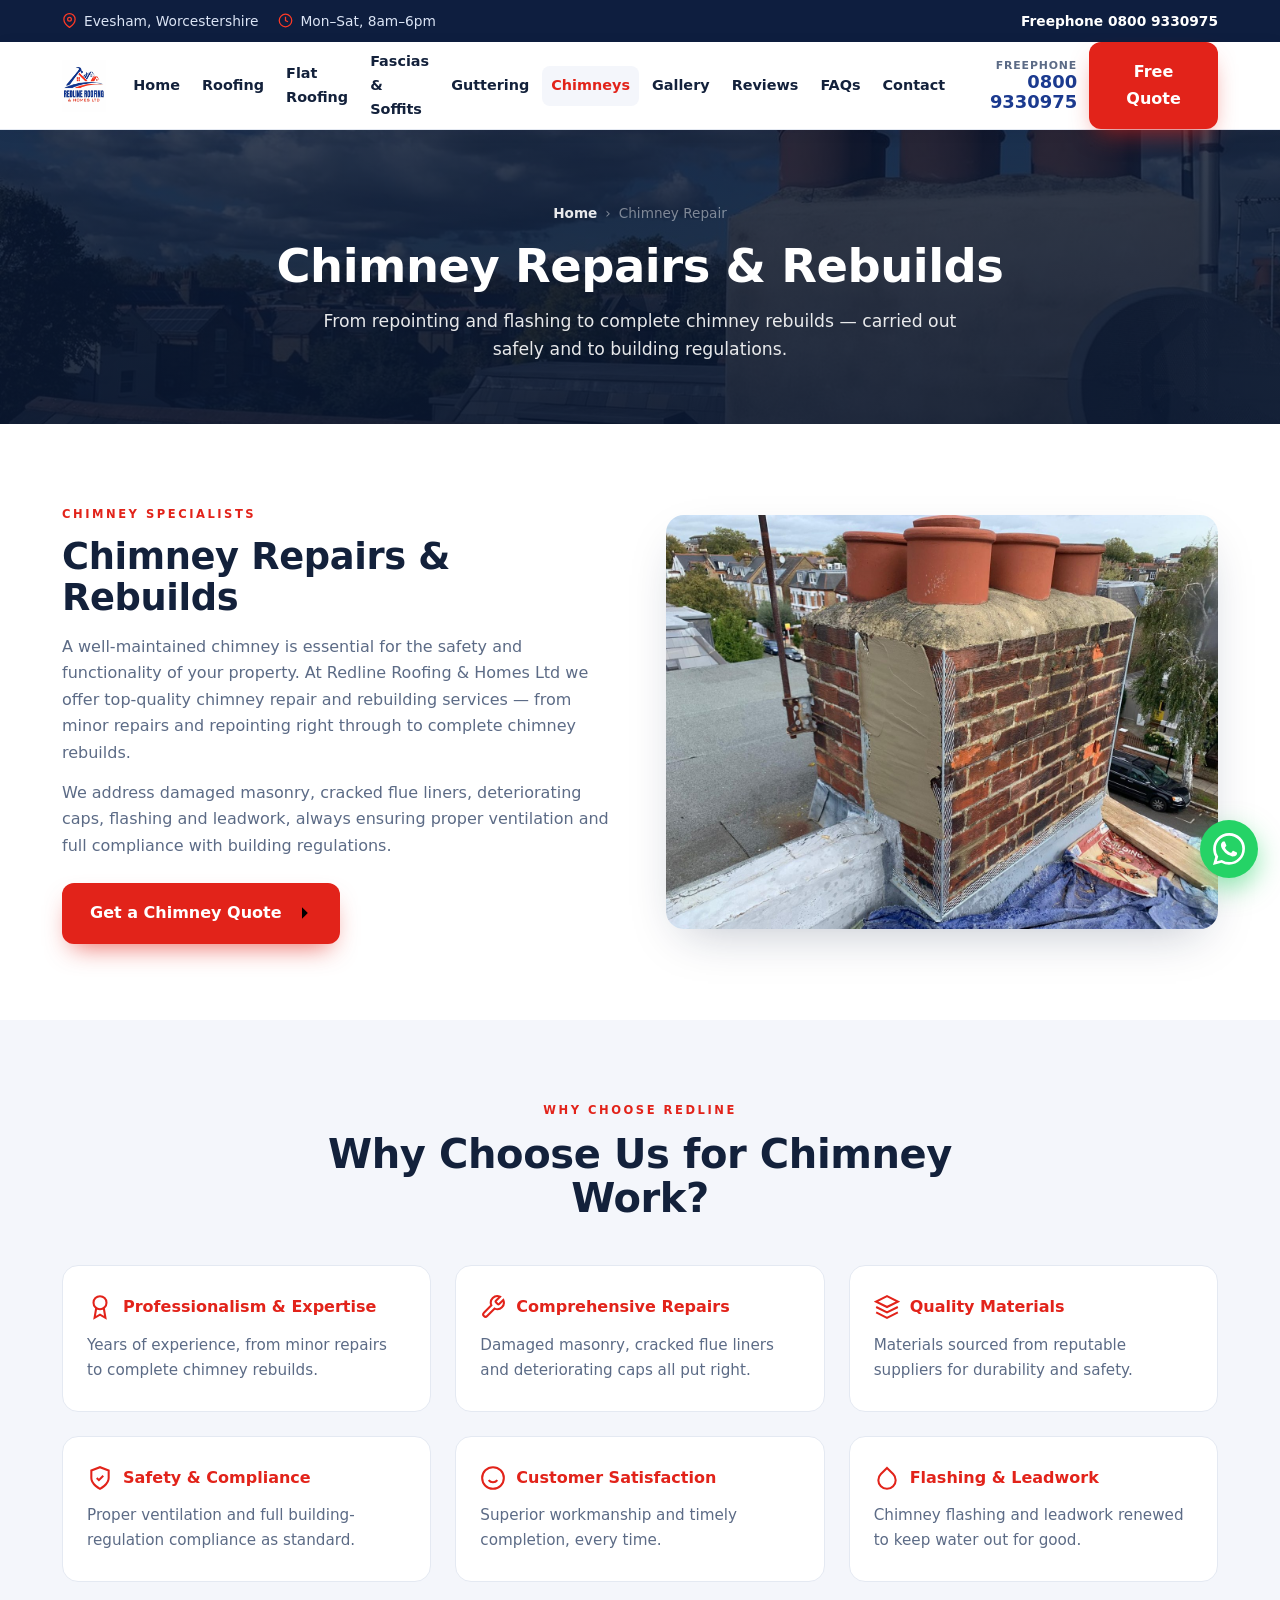
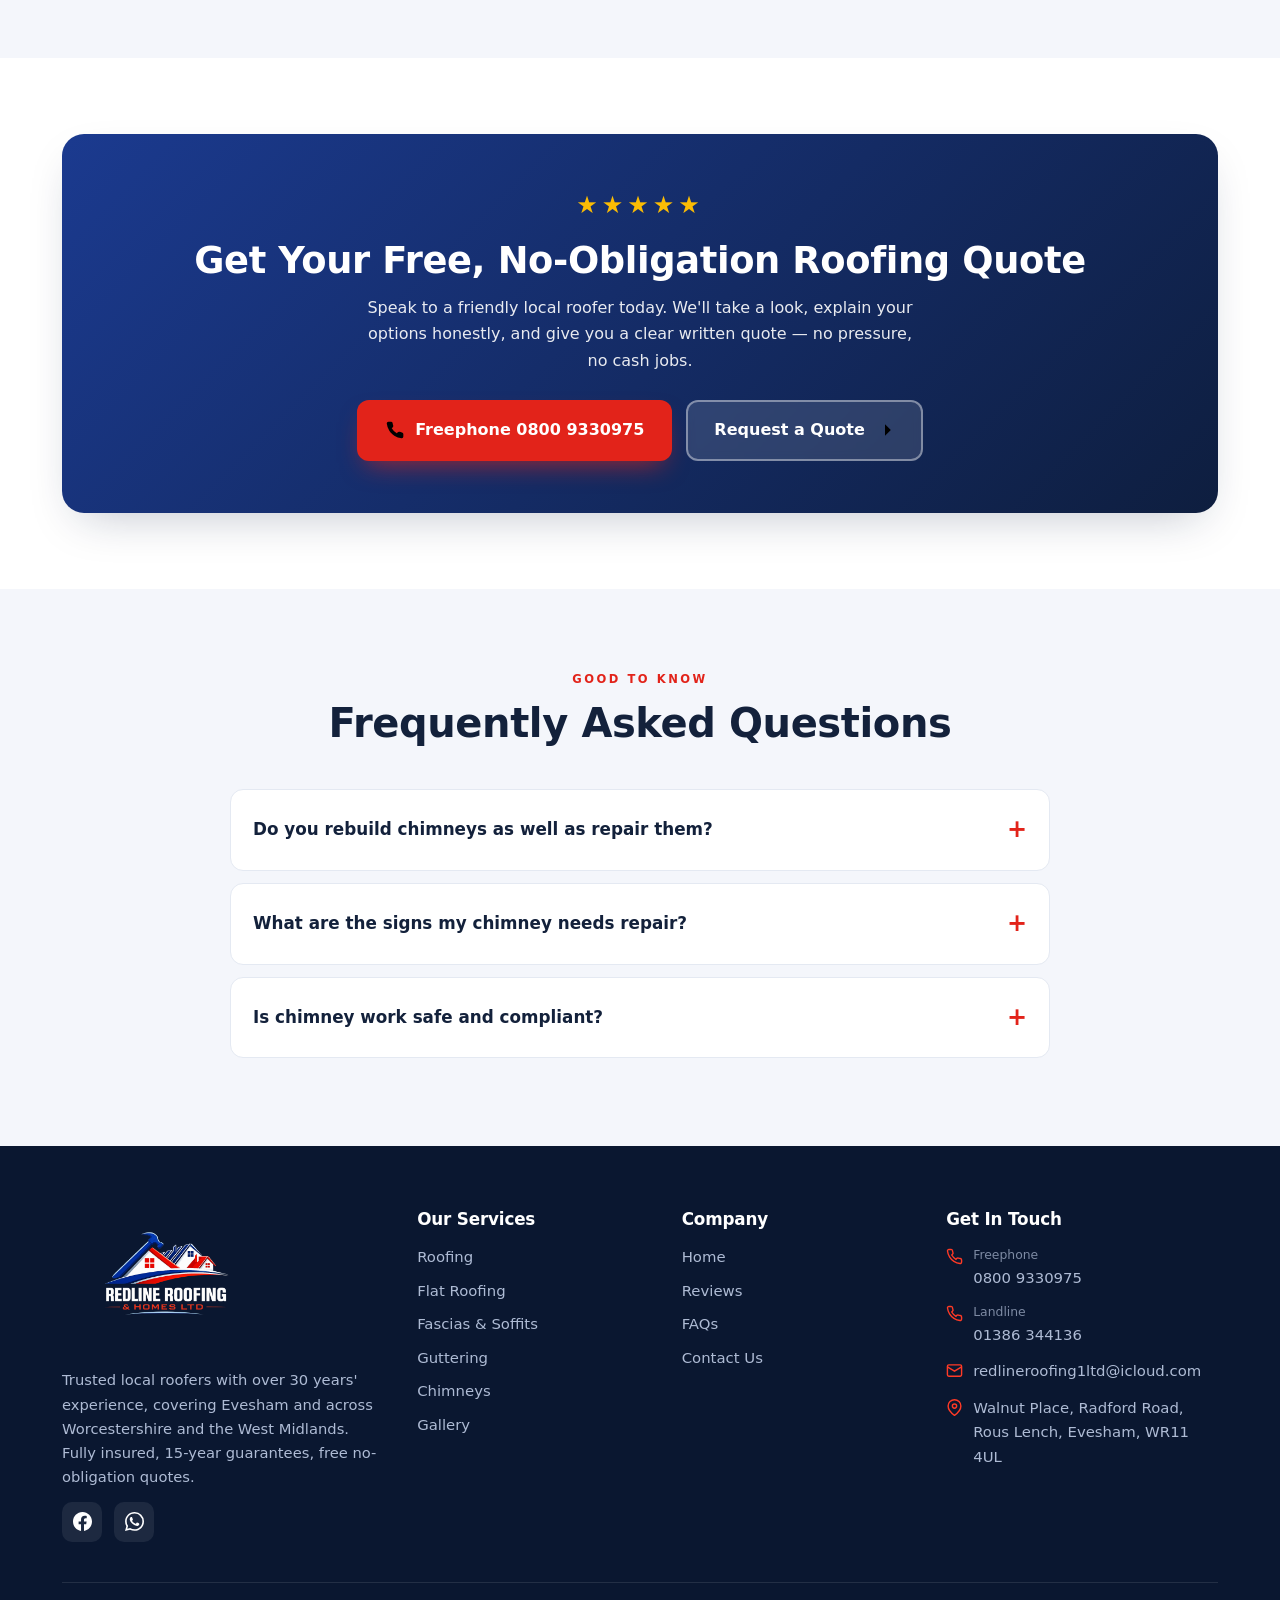
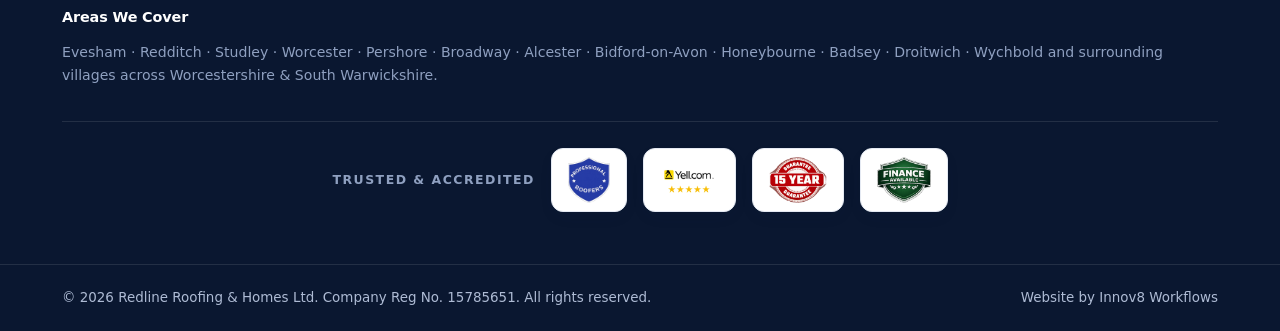
<file: chimneys-repair/index.html>
<!DOCTYPE html><html lang="en-GB"><head>
<meta charset="UTF-8"><meta name="viewport" content="width=device-width, initial-scale=1.0">
<meta http-equiv="Content-Security-Policy" content="default-src 'self'; base-uri 'self'; object-src 'none'; img-src 'self' data: https://www.googletagmanager.com https://*.google-analytics.com; media-src 'self'; style-src 'self' 'unsafe-inline' https://fonts.googleapis.com; font-src 'self' https://fonts.gstatic.com; script-src 'self' 'unsafe-inline' https://www.googletagmanager.com https://crm.innov8workflows.co.uk; connect-src 'self' https://script.google.com https://script.googleusercontent.com https://www.googletagmanager.com https://*.googletagmanager.com https://google-analytics.com https://*.google-analytics.com https://analytics.google.com https://*.analytics.google.com https://crm.innov8workflows.co.uk; form-action 'self'">
<title>Chimney Repairs & Rebuilds | Evesham | Redline Roofing</title>
<meta name="description" content="Chimney repairs, repointing, flashing & full rebuilds across Evesham & Worcestershire. Safe, building-reg compliant chimney work by fully insured roofers. Free quotes: 0800 9330975.">
<link rel="canonical" href="https://www.redlineroofingandhomesltd.co.uk/chimneys-repair/">
<meta name="robots" content="index,follow">
<meta name="theme-color" content="#0A1730">
<meta name="msvalidate.01" content="E844CCC290C1D96E2EF891435686D1DA">
<!-- Google tag (gtag.js) -->
<script async src="https://www.googletagmanager.com/gtag/js?id=G-ZXZZR6697E"></script>
<script>
  window.dataLayer = window.dataLayer || [];
  function gtag(){dataLayer.push(arguments);}
  gtag('js', new Date());
  gtag('config', 'G-ZXZZR6697E');
</script>
<meta property="og:type" content="website"><meta property="og:site_name" content="Redline Roofing & Homes Ltd">
<meta property="og:title" content="Chimney Repairs & Rebuilds | Evesham | Redline Roofing"><meta property="og:description" content="Chimney repairs, repointing, flashing & full rebuilds across Evesham & Worcestershire. Safe, building-reg compliant chimney work by fully insured roofers. Free quotes: 0800 9330975.">
<meta property="og:url" content="https://www.redlineroofingandhomesltd.co.uk/chimneys-repair/"><meta property="og:image" content="https://www.redlineroofingandhomesltd.co.uk/assets/img/og-home.jpg">
<meta property="og:image:width" content="1200"><meta property="og:image:height" content="630">
<meta property="og:image:alt" content="Redline Roofing &amp; Homes Ltd — trusted roofers in Evesham &amp; Worcestershire">
<meta name="twitter:card" content="summary_large_image"><meta name="twitter:title" content="Chimney Repairs & Rebuilds | Evesham | Redline Roofing"><meta name="twitter:description" content="Chimney repairs, repointing, flashing & full rebuilds across Evesham & Worcestershire. Safe, building-reg compliant chimney work by fully insured roofers. Free quotes: 0800 9330975."><meta name="twitter:image" content="https://www.redlineroofingandhomesltd.co.uk/assets/img/og-home.jpg">
<meta name="referrer" content="strict-origin-when-cross-origin">
<link rel="icon" type="image/png" href="../assets/img/favicon.png"><link rel="apple-touch-icon" href="../assets/img/favicon.png">
<link rel="preconnect" href="https://fonts.googleapis.com"><link rel="preconnect" href="https://fonts.gstatic.com" crossorigin>
<link href="https://fonts.googleapis.com/css2?family=Plus+Jakarta+Sans:wght@600;700;800&family=Inter:wght@400;500;600;700&display=swap" rel="stylesheet">
<link rel="stylesheet" href="../assets/site.css">
<script type="application/ld+json">{"@context":"https://schema.org","@graph":[{"@type":"RoofingContractor","@id":"https://www.redlineroofingandhomesltd.co.uk/#business","name":"Redline Roofing & Homes Ltd","image":"https://www.redlineroofingandhomesltd.co.uk/assets/img/hero.jpg","url":"https://www.redlineroofingandhomesltd.co.uk/","logo":"https://www.redlineroofingandhomesltd.co.uk/assets/img/logo.jpg","telephone":"0800 9330975","email":"redlineroofing1ltd@icloud.com","priceRange":"££","address":{"@type":"PostalAddress","streetAddress":"Walnut Place, Radford Road, Rous Lench","addressLocality":"Evesham","addressRegion":"Worcestershire","postalCode":"WR11 4UL","addressCountry":"GB"},"geo":{"@type":"GeoCoordinates","latitude":52.1616,"longitude":-1.9873},"areaServed":[{"@type":"City","name":"Evesham"},{"@type":"City","name":"Redditch"},{"@type":"City","name":"Studley"},{"@type":"City","name":"Worcester"},{"@type":"City","name":"Pershore"},{"@type":"City","name":"Broadway"},{"@type":"City","name":"Alcester"},{"@type":"City","name":"Bidford-on-Avon"},{"@type":"City","name":"Honeybourne"},{"@type":"City","name":"Badsey"},{"@type":"City","name":"Droitwich"},{"@type":"City","name":"Wychbold"}],"openingHoursSpecification":[{"@type":"OpeningHoursSpecification","dayOfWeek":["Monday","Tuesday","Wednesday","Thursday","Friday","Saturday"],"opens":"08:00","closes":"18:00"}],"foundingDate":"2005","slogan":"Your Professional Local Roofers","founder":{"@type":"Person","name":"Levy Price"},"knowsAbout":["Roofing","New roofs","Roof repairs","Flat roofing","EPDM","GRP fibreglass roofing","Fascias and soffits","Guttering","Chimney repairs","Repointing","Leadwork"]},{"@type":"WebPage","@id":"https://www.redlineroofingandhomesltd.co.uk/chimneys-repair/#webpage","url":"https://www.redlineroofingandhomesltd.co.uk/chimneys-repair/","name":"Chimney Repairs & Rebuilds | Evesham | Redline Roofing","description":"Chimney repairs, repointing, flashing & full rebuilds across Evesham & Worcestershire. Safe, building-reg compliant chimney work by fully insured roofers. Free quotes: 0800 9330975.","isPartOf":{"@id":"https://www.redlineroofingandhomesltd.co.uk/#website"},"about":{"@id":"https://www.redlineroofingandhomesltd.co.uk/#business"}},{"@type":"WebSite","@id":"https://www.redlineroofingandhomesltd.co.uk/#website","url":"https://www.redlineroofingandhomesltd.co.uk/","name":"Redline Roofing & Homes Ltd","publisher":{"@id":"https://www.redlineroofingandhomesltd.co.uk/#business"}},{"@type":"BreadcrumbList","@id":"https://www.redlineroofingandhomesltd.co.uk/chimneys-repair/#breadcrumb","itemListElement":[{"@type":"ListItem","position":1,"name":"Home","item":"https://www.redlineroofingandhomesltd.co.uk/"},{"@type":"ListItem","position":2,"name":"Chimney Repair","item":"https://www.redlineroofingandhomesltd.co.uk/chimneys-repair/"}]},{"@type":"Service","name":"Chimney Repair & Rebuilds","provider":{"@id":"https://www.redlineroofingandhomesltd.co.uk/#business"},"areaServed":[{"@type":"City","name":"Evesham"},{"@type":"City","name":"Redditch"},{"@type":"City","name":"Studley"},{"@type":"City","name":"Worcester"},{"@type":"City","name":"Pershore"},{"@type":"City","name":"Broadway"},{"@type":"City","name":"Alcester"},{"@type":"City","name":"Bidford-on-Avon"},{"@type":"City","name":"Honeybourne"},{"@type":"City","name":"Badsey"},{"@type":"City","name":"Droitwich"},{"@type":"City","name":"Wychbold"}],"description":"Chimney repairs, repointing, flashing & full rebuilds across Evesham & Worcestershire. Safe, building-reg compliant chimney work by fully insured roofers. Free quotes: 0800 9330975.","serviceType":"Chimney Repair & Rebuilds"},{"@type":"FAQPage","@id":"https://www.redlineroofingandhomesltd.co.uk/chimneys-repair/#faq","mainEntity":[{"@type":"Question","name":"Do you rebuild chimneys as well as repair them?","acceptedAnswer":{"@type":"Answer","text":"Yes — we handle everything from minor repointing and flashing repairs to complete chimney rebuilds, always to building-regulation standards."}},{"@type":"Question","name":"What are the signs my chimney needs repair?","acceptedAnswer":{"@type":"Answer","text":"Crumbling mortar, leaning stacks, damaged flaunching or pots, damp patches on internal chimney breasts and failing lead flashing are all signs it's time for a chimney inspection."}},{"@type":"Question","name":"Is chimney work safe and compliant?","acceptedAnswer":{"@type":"Answer","text":"Absolutely. We ensure proper ventilation, use quality materials and comply with building regulations on every chimney job, and we're fully insured."}}]}]}</script>
</head><body>
<div class="topbar"><div class="wrap">
  <div class="tb-left">
    <span><svg viewBox="0 0 24 24" aria-hidden="true"><path d="M21 10c0 7-9 13-9 13s-9-6-9-13a9 9 0 0 1 18 0z"/><circle cx="12" cy="10" r="3"/></svg>Evesham, Worcestershire</span>
    <span><svg viewBox="0 0 24 24" aria-hidden="true"><circle cx="12" cy="12" r="10"/><polyline points="12 6 12 12 16 14"/></svg>Mon–Sat, 8am–6pm</span>
  </div>
  <div class="tb-right"><a href="tel:08009330975">Freephone 0800 9330975</a></div>
</div></div>
<header class="nav"><div class="wrap">
  <a class="nav-logo" href="../" aria-label="Redline Roofing & Homes Ltd home"><img src="../assets/img/logo.jpg" alt="Redline Roofing & Homes Ltd logo" width="170" height="68"></a>
  <nav class="nav-menu" aria-label="Primary"><a href="../">Home</a><a href="../roofing/">Roofing</a><a href="../flat-roofing/">Flat Roofing</a><a href="../fascias-soffits/">Fascias & Soffits</a><a href="../guttering/">Guttering</a><a href="../chimneys-repair/" class="active">Chimneys</a><a href="../gallery/">Gallery</a><a href="../reviews/">Reviews</a><a href="../faqs/">FAQs</a><a href="../contact-us/">Contact</a></nav>
  <div class="nav-cta">
    <a class="nav-call" href="tel:08009330975"><small>Freephone</small><b>0800 9330975</b></a>
    <a class="btn btn-red" href="../contact-us/">Free Quote</a>
  </div>
  <button class="nav-toggle" aria-label="Menu" aria-expanded="false" onclick="var m=document.getElementById('mm');var o=m.classList.toggle('open');this.setAttribute('aria-expanded',o)"><span></span><span></span><span></span></button>
</div></header>
<div class="mobile-menu" id="mm"><a href="../">Home</a><a href="../roofing/">Roofing</a><a href="../flat-roofing/">Flat Roofing</a><a href="../fascias-soffits/">Fascias & Soffits</a><a href="../guttering/">Guttering</a><a href="../chimneys-repair/">Chimneys</a><a href="../gallery/">Gallery</a><a href="../reviews/">Reviews</a><a href="../faqs/">FAQs</a><a href="../contact-us/">Contact</a><a href="tel:08009330975" style="color:var(--red)">📞 Call 0800 9330975</a></div><section class="page-hero" style="background:url('../assets/img/chimney-1.jpg') center/cover no-repeat #0A1730"><div class="wrap"><div class="crumbs"><a href="../">Home</a><span>›</span><span>Chimney Repair</span></div><h1>Chimney Repairs &amp; Rebuilds</h1><p>From repointing and flashing to complete chimney rebuilds — carried out safely and to building regulations.</p></div></section>
<section class="section"><div class="wrap"><div class="split">
  <div class="split-body reveal">
    <span class="eyebrow">Chimney Specialists</span><h2>Chimney Repairs &amp; Rebuilds</h2>
    <p>A well-maintained chimney is essential for the safety and functionality of your property. At Redline Roofing & Homes Ltd we offer top-quality chimney repair and rebuilding services — from minor repairs and repointing right through to complete chimney rebuilds.</p>
    <p>We address damaged masonry, cracked flue liners, deteriorating caps, flashing and leadwork, always ensuring proper ventilation and full compliance with building regulations.</p>
    <a class="btn btn-red" href="../contact-us/">Get a Chimney Quote <svg viewBox="0 0 24 24" aria-hidden="true"><line x1="5" y1="12" x2="19" y2="12"/><polyline points="12 5 19 12 12 19"/></svg></a>
  </div>
  <div class="split-media reveal"><img src="../assets/img/chimney-2.jpg" alt="Chimney repointing and repair in progress in Evesham" loading="lazy"></div>
</div></div></section>
<section class="section mist"><div class="wrap">
  <div class="section-head reveal"><span class="eyebrow">Why Choose Redline</span><h2>Why Choose Us for Chimney Work?</h2></div>
  <div class="feat-grid">
    <div class="feat-card reveal"><div class="n"><svg viewBox="0 0 24 24" aria-hidden="true"><circle cx="12" cy="8" r="6"/><path d="M15.477 12.89 17 22l-5-3-5 3 1.523-9.11"/></svg> Professionalism &amp; Expertise</div><p>Years of experience, from minor repairs to complete chimney rebuilds.</p></div>
    <div class="feat-card reveal"><div class="n"><svg viewBox="0 0 24 24" aria-hidden="true"><path d="M14.7 6.3a1 1 0 0 0 0 1.4l1.6 1.6a1 1 0 0 0 1.4 0l3.77-3.77a6 6 0 0 1-7.94 7.94l-6.91 6.91a2.12 2.12 0 0 1-3-3l6.91-6.91a6 6 0 0 1 7.94-7.94l-3.76 3.76z"/></svg> Comprehensive Repairs</div><p>Damaged masonry, cracked flue liners and deteriorating caps all put right.</p></div>
    <div class="feat-card reveal"><div class="n"><svg viewBox="0 0 24 24" aria-hidden="true"><polygon points="12 2 2 7 12 12 22 7 12 2"/><polyline points="2 17 12 22 22 17"/><polyline points="2 12 12 17 22 12"/></svg> Quality Materials</div><p>Materials sourced from reputable suppliers for durability and safety.</p></div>
    <div class="feat-card reveal"><div class="n"><svg viewBox="0 0 24 24" aria-hidden="true"><path d="M12 22s8-4 8-10V5l-8-3-8 3v7c0 6 8 10 8 10z"/><polyline points="9 12 11 14 15 10"/></svg> Safety &amp; Compliance</div><p>Proper ventilation and full building-regulation compliance as standard.</p></div>
    <div class="feat-card reveal"><div class="n"><svg viewBox="0 0 24 24" aria-hidden="true"><circle cx="12" cy="12" r="10"/><path d="M8 14s1.5 2 4 2 4-2 4-2"/><line x1="9" y1="9" x2="9.01" y2="9"/><line x1="15" y1="9" x2="15.01" y2="9"/></svg> Customer Satisfaction</div><p>Superior workmanship and timely completion, every time.</p></div>
    <div class="feat-card reveal"><div class="n"><svg viewBox="0 0 24 24" aria-hidden="true"><path d="M12 2.69l5.66 5.66a8 8 0 1 1-11.31 0z"/></svg> Flashing &amp; Leadwork</div><p>Chimney flashing and leadwork renewed to keep water out for good.</p></div>
  </div>
</div></section><section class="section"><div class="wrap"><div class="band reveal">
   <div class="stars">★★★★★</div>
   <h2>Get Your Free, No-Obligation Roofing Quote</h2>
   <p>Speak to a friendly local roofer today. We'll take a look, explain your options honestly, and give you a clear written quote — no pressure, no cash jobs.</p>
   <div class="hero-actions">
     <a class="btn btn-red" href="tel:08009330975"><svg viewBox="0 0 24 24" aria-hidden="true"><path d="M22 16.92v3a2 2 0 0 1-2.18 2 19.79 19.79 0 0 1-8.63-3.07 19.5 19.5 0 0 1-6-6 19.79 19.79 0 0 1-3.07-8.67A2 2 0 0 1 4.11 2h3a2 2 0 0 1 2 1.72 12.84 12.84 0 0 0 .7 2.81 2 2 0 0 1-.45 2.11L8.09 9.91a16 16 0 0 0 6 6l1.27-1.27a2 2 0 0 1 2.11-.45 12.84 12.84 0 0 0 2.81.7A2 2 0 0 1 22 16.92z"/></svg> Freephone 0800 9330975</a>
     <a class="btn btn-ghost" href="../contact-us/">Request a Quote <svg viewBox="0 0 24 24" aria-hidden="true"><line x1="5" y1="12" x2="19" y2="12"/><polyline points="12 5 19 12 12 19"/></svg></a>
   </div>
  </div></div></section><section class="section mist"><div class="wrap"><div class="section-head reveal"><span class="eyebrow">Good to know</span><h2>Frequently Asked Questions</h2></div><div class="faq"><details class="reveal"><summary>Do you rebuild chimneys as well as repair them?</summary><div class="fa-body">Yes — we handle everything from minor repointing and flashing repairs to complete chimney rebuilds, always to building-regulation standards.</div></details><details class="reveal"><summary>What are the signs my chimney needs repair?</summary><div class="fa-body">Crumbling mortar, leaning stacks, damaged flaunching or pots, damp patches on internal chimney breasts and failing lead flashing are all signs it's time for a chimney inspection.</div></details><details class="reveal"><summary>Is chimney work safe and compliant?</summary><div class="fa-body">Absolutely. We ensure proper ventilation, use quality materials and comply with building regulations on every chimney job, and we're fully insured.</div></details></div></div></section>
<a class="wa-float" href="https://wa.me/447547575441" target="_blank" rel="noopener" aria-label="WhatsApp us"><svg viewBox="0 0 24 24" aria-hidden="true"><path d="M17.47 14.38c-.3-.15-1.76-.87-2.03-.97-.27-.1-.47-.15-.67.15-.2.3-.77.96-.95 1.16-.17.2-.35.22-.65.07-.3-.15-1.26-.46-2.4-1.48-.89-.79-1.49-1.77-1.66-2.07-.17-.3-.02-.46.13-.61.13-.13.3-.35.45-.52.15-.17.2-.3.3-.5.1-.2.05-.37-.02-.52-.07-.15-.67-1.61-.92-2.21-.24-.58-.49-.5-.67-.51-.17-.01-.37-.01-.57-.01-.2 0-.52.07-.8.37-.27.3-1.04 1.02-1.04 2.48 0 1.46 1.07 2.88 1.22 3.08.15.2 2.1 3.2 5.08 4.49.71.31 1.26.49 1.69.63.71.23 1.36.19 1.87.12.57-.09 1.76-.72 2.01-1.41.25-.7.25-1.29.17-1.41-.07-.13-.27-.2-.57-.35z"/><path d="M20.52 3.45A11.86 11.86 0 0 0 12.04 0C5.46 0 .1 5.35.1 11.93c0 2.1.55 4.15 1.6 5.96L0 24l6.3-1.65a11.9 11.9 0 0 0 5.73 1.46h.01c6.58 0 11.93-5.35 11.94-11.93a11.86 11.86 0 0 0-3.46-8.43zM12.05 21.8h-.01a9.9 9.9 0 0 1-5.04-1.38l-.36-.21-3.74.98 1-3.65-.24-.37a9.86 9.86 0 0 1-1.51-5.25c0-5.46 4.45-9.9 9.91-9.9 2.65 0 5.13 1.03 7 2.9a9.82 9.82 0 0 1 2.9 7c-.01 5.46-4.46 9.9-9.91 9.9z"/></svg></a>
<footer class="footer"><div class="wrap"><div class="foot-grid">
  <div>
    <img class="foot-logo" src="../assets/img/logo-white.png" alt="Redline Roofing & Homes Ltd">
    <p>Trusted local roofers with over 30 years' experience, covering Evesham and across Worcestershire and the West Midlands. Fully insured, 15-year guarantees, free no-obligation quotes.</p>
    <div class="foot-social">
      <a href="https://www.facebook.com/redlineroofingandhomesltd/reviews" target="_blank" rel="noopener" aria-label="Facebook"><svg viewBox="0 0 24 24" aria-hidden="true"><path d="M24 12.07C24 5.4 18.63 0 12 0S0 5.4 0 12.07C0 18.1 4.39 23.09 10.13 24v-8.44H7.08v-3.49h3.05V9.41c0-3.02 1.79-4.69 4.53-4.69 1.31 0 2.68.24 2.68.24v2.97h-1.5c-1.49 0-1.96.93-1.96 1.89v2.25h3.32l-.53 3.49h-2.79V24C19.61 23.09 24 18.1 24 12.07z"/></svg></a>
      <a href="https://wa.me/447547575441" target="_blank" rel="noopener" aria-label="WhatsApp"><svg viewBox="0 0 24 24" aria-hidden="true"><path d="M17.47 14.38c-.3-.15-1.76-.87-2.03-.97-.27-.1-.47-.15-.67.15-.2.3-.77.96-.95 1.16-.17.2-.35.22-.65.07-.3-.15-1.26-.46-2.4-1.48-.89-.79-1.49-1.77-1.66-2.07-.17-.3-.02-.46.13-.61.13-.13.3-.35.45-.52.15-.17.2-.3.3-.5.1-.2.05-.37-.02-.52-.07-.15-.67-1.61-.92-2.21-.24-.58-.49-.5-.67-.51-.17-.01-.37-.01-.57-.01-.2 0-.52.07-.8.37-.27.3-1.04 1.02-1.04 2.48 0 1.46 1.07 2.88 1.22 3.08.15.2 2.1 3.2 5.08 4.49.71.31 1.26.49 1.69.63.71.23 1.36.19 1.87.12.57-.09 1.76-.72 2.01-1.41.25-.7.25-1.29.17-1.41-.07-.13-.27-.2-.57-.35z"/><path d="M20.52 3.45A11.86 11.86 0 0 0 12.04 0C5.46 0 .1 5.35.1 11.93c0 2.1.55 4.15 1.6 5.96L0 24l6.3-1.65a11.9 11.9 0 0 0 5.73 1.46h.01c6.58 0 11.93-5.35 11.94-11.93a11.86 11.86 0 0 0-3.46-8.43zM12.05 21.8h-.01a9.9 9.9 0 0 1-5.04-1.38l-.36-.21-3.74.98 1-3.65-.24-.37a9.86 9.86 0 0 1-1.51-5.25c0-5.46 4.45-9.9 9.91-9.9 2.65 0 5.13 1.03 7 2.9a9.82 9.82 0 0 1 2.9 7c-.01 5.46-4.46 9.9-9.91 9.9z"/></svg></a>
    </div>
  </div>
  <div><h4>Our Services</h4><ul class="foot-links"><a href="../roofing/">Roofing</a><a href="../flat-roofing/">Flat Roofing</a><a href="../fascias-soffits/">Fascias & Soffits</a><a href="../guttering/">Guttering</a><a href="../chimneys-repair/">Chimneys</a><a href="../gallery/">Gallery</a></ul></div>
  <div><h4>Company</h4><ul class="foot-links">
    <a href="../">Home</a><a href="../reviews/">Reviews</a><a href="../faqs/">FAQs</a><a href="../contact-us/">Contact Us</a>
  </ul></div>
  <div><h4>Get In Touch</h4><ul class="foot-contact" style="list-style:none">
    <li><svg viewBox="0 0 24 24" aria-hidden="true"><path d="M22 16.92v3a2 2 0 0 1-2.18 2 19.79 19.79 0 0 1-8.63-3.07 19.5 19.5 0 0 1-6-6 19.79 19.79 0 0 1-3.07-8.67A2 2 0 0 1 4.11 2h3a2 2 0 0 1 2 1.72 12.84 12.84 0 0 0 .7 2.81 2 2 0 0 1-.45 2.11L8.09 9.91a16 16 0 0 0 6 6l1.27-1.27a2 2 0 0 1 2.11-.45 12.84 12.84 0 0 0 2.81.7A2 2 0 0 1 22 16.92z"/></svg><span><small style="display:block;opacity:.7">Freephone</small><a href="tel:08009330975">0800 9330975</a></span></li>
    <li><svg viewBox="0 0 24 24" aria-hidden="true"><path d="M22 16.92v3a2 2 0 0 1-2.18 2 19.79 19.79 0 0 1-8.63-3.07 19.5 19.5 0 0 1-6-6 19.79 19.79 0 0 1-3.07-8.67A2 2 0 0 1 4.11 2h3a2 2 0 0 1 2 1.72 12.84 12.84 0 0 0 .7 2.81 2 2 0 0 1-.45 2.11L8.09 9.91a16 16 0 0 0 6 6l1.27-1.27a2 2 0 0 1 2.11-.45 12.84 12.84 0 0 0 2.81.7A2 2 0 0 1 22 16.92z"/></svg><span><small style="display:block;opacity:.7">Landline</small><a href="tel:01386344136">01386 344136</a></span></li>
    <li><svg viewBox="0 0 24 24" aria-hidden="true"><rect x="2" y="4" width="20" height="16" rx="2"/><path d="m22 7-10 6L2 7"/></svg><a href="mailto:redlineroofing1ltd@icloud.com">redlineroofing1ltd@icloud.com</a></li>
    <li><svg viewBox="0 0 24 24" aria-hidden="true"><path d="M21 10c0 7-9 13-9 13s-9-6-9-13a9 9 0 0 1 18 0z"/><circle cx="12" cy="10" r="3"/></svg><span>Walnut Place, Radford Road, Rous Lench, Evesham, WR11 4UL</span></li>
  </ul></div>
</div>
<div class="foot-areas" style="margin-top:40px;padding-top:26px;border-top:1px solid rgba(255,255,255,.1)"><h4 style="font-size:.9rem">Areas We Cover</h4><p style="font-size:.88rem;color:#8fa0c0">Evesham · Redditch · Studley · Worcester · Pershore · Broadway · Alcester · Bidford-on-Avon · Honeybourne · Badsey · Droitwich · Wychbold and surrounding villages across Worcestershire &amp; South Warwickshire.</p></div><div class="foot-accred"><span>Trusted &amp; Accredited</span><div class="acc-chip sm"><img src="../assets/img/acc-badge.png" alt="Professional roofers badge"></div><div class="acc-chip sm"><img src="../assets/img/acc-yell.png" alt="Listed on Yell"></div><div class="acc-chip sm"><img src="../assets/img/acc-guarantee.png" alt="15-year workmanship guarantee"></div><div class="acc-chip sm"><img src="../assets/img/acc-finance.png" alt="Finance available"></div></div>
</div>
<div class="foot-bottom"><div class="wrap">
  <span>© 2026 Redline Roofing & Homes Ltd. Company Reg No. 15785651. All rights reserved.</span>
  <span>Website by <a href="https://innov8workflows.co.uk" target="_blank" rel="noopener">Innov8 Workflows</a></span>
</div></div>
</footer>
<script>
document.querySelectorAll('#mm a').forEach(function(a){a.addEventListener('click',function(){document.getElementById('mm').classList.remove('open')})});
(function(){var e=[].slice.call(document.querySelectorAll('.reveal'));if(!('IntersectionObserver' in window)){e.forEach(function(x){x.classList.add('in')});return}var o=new IntersectionObserver(function(es){es.forEach(function(en){if(en.isIntersecting){en.target.classList.add('in');o.unobserve(en.target)}})},{threshold:.12});e.forEach(function(x){o.observe(x)})})();
(function(){var vids=[].slice.call(document.querySelectorAll('.ba-vid video'));if(!vids.length)return;function play(v){var p=v.play();if(p&&p.catch)p.catch(function(){})}if(!('IntersectionObserver' in window)){vids.forEach(play);return}var o=new IntersectionObserver(function(es){es.forEach(function(en){if(en.isIntersecting)play(en.target);else en.target.pause()})},{threshold:.35});vids.forEach(function(v){o.observe(v)})})();
(function(){var root=document.querySelector('[data-rev]');if(!root)return;var track=root.querySelector('.rev-track'),dots=root.parentNode.querySelector('.rev-dots'),cards=[].slice.call(track.children);var page=0,timer;function pv(){return window.matchMedia('(min-width:961px)').matches?3:window.matchMedia('(min-width:641px)').matches?2:1}function pages(){return Math.ceil(cards.length/pv())}function render(){var mx=Math.max(0,(cards.length-pv())*(100/pv()));var sh=Math.min(page*100,mx);track.style.transform='translateX(-'+sh+'%)';[].slice.call(dots.children).forEach(function(d,i){d.className=i===page?'on':''})}function build(){dots.innerHTML='';for(var i=0;i<pages();i++){(function(i){var b=document.createElement('button');b.setAttribute('aria-label','Go to slide '+(i+1));b.addEventListener('click',function(){page=i;render();reset()});dots.appendChild(b)})(i)}if(page>=pages())page=pages()-1;render()}function go(d){var n=pages();page=(page+d+n)%n;render()}function reset(){clearInterval(timer);timer=setInterval(function(){go(1)},5000)}root.querySelector('.prev').addEventListener('click',function(){go(-1);reset()});root.querySelector('.next').addEventListener('click',function(){go(1);reset()});root.addEventListener('mouseenter',function(){clearInterval(timer)});root.addEventListener('mouseleave',reset);var x0=null;root.addEventListener('touchstart',function(e){x0=e.touches[0].clientX},{passive:true});root.addEventListener('touchend',function(e){if(x0===null)return;var dx=e.changedTouches[0].clientX-x0;if(Math.abs(dx)>40){go(dx<0?1:-1);reset()}x0=null});var rt;window.addEventListener('resize',function(){clearTimeout(rt);rt=setTimeout(build,200)});build();reset()})();
var qf=document.getElementById('quoteForm');
if(qf){qf.addEventListener('submit',function(e){e.preventDefault();var f=this;var msg='New enquiry from the website%0a%0aName: '+encodeURIComponent(f.name.value)+'%0aPhone: '+encodeURIComponent(f.phone.value)+'%0aService: '+encodeURIComponent(f.service.value)+'%0aDetails: '+encodeURIComponent(f.message.value);window.open('https://wa.me/447547575441?text='+msg,'_blank');f.reset();var b=f.querySelector('button[type=submit]');b.textContent='Opening WhatsApp…';setTimeout(function(){b.textContent='Send My Enquiry'},2500);});}
</script>
<!-- Lead logger -> Google Sheet (Apps Script) -->
<script>
(function(){
  var LEAD_URL='https://script.google.com/macros/s/AKfycbxzw7p2XNIn0cgzWnAfyxzSPaNN6l9PL2bSHvyesjcseEUmU2Z1HqtDaLNAItKTbBS9mA/exec';

  /* NEVER navigator.sendBeacon here - it silently drops the /exec cross-origin
     302 while returning true, so leads vanish with no error anywhere. */
  function sendLead(d){
    try{
      d.page = location.pathname || '/';
      fetch(LEAD_URL,{method:'POST',mode:'no-cors',keepalive:true,
        headers:{'Content-Type':'text/plain;charset=UTF-8'},
        body:JSON.stringify(d)});
    }catch(e){}
    /* mirror the same action into GA4 as a conversion event */
    try{
      if(typeof gtag==='function'){
        var ev = d.type==='Quote form'    ? 'generate_lead'
               : d.type==='Call click'    ? 'click_to_call'
               : d.type==='WhatsApp click'? 'click_whatsapp' : '';
        if(ev) gtag('event',ev,{lead_source:d.source||'',page_path:d.page||''});
      }
    }catch(e){}
  }

  function where(el){
    if(!el||!el.closest) return 'page';
    if(el.closest('.wa-float')) return 'whatsapp widget';
    if(el.closest('.topbar')) return 'top bar';
    if(el.closest('.nav')) return 'nav';
    if(el.closest('.hero')) return 'hero';
    if(el.closest('.page-hero')) return 'page hero';
    if(el.closest('form')) return 'contact form';
    if(el.closest('.finalcta')) return 'bottom CTA';
    if(el.closest('.band')) return 'CTA band';
    if(el.closest('.contact-info')) return 'contact details';
    if(el.closest('footer')) return 'footer';
    return 'page';
  }

  /* Capture phase, so the row is sent before the tel:/wa.me navigation
     tears the page down. keepalive is what lets it survive unload. */
  document.addEventListener('click',function(e){
    var t=e.target; if(!t||!t.closest) return;
    var a=t.closest('a'); if(!a) return;
    var h=a.getAttribute('href')||'';
    if(h.indexOf('tel:')===0){
      sendLead({type:'Call click',phone:h.replace('tel:',''),source:where(a)});
    } else if(h.indexOf('wa.me')>-1){
      sendLead({type:'WhatsApp click',source:where(a)});
    }
  },true);

  /* Capture phase on document fires BEFORE the form's own submit handler,
     so the values are read before that handler calls f.reset(). */
  document.addEventListener('submit',function(e){
    var f=e.target; if(!f||f.id!=='quoteForm') return;
    function v(id){var el=document.getElementById(id);return el?String(el.value||'').trim():'';}
    sendLead({type:'Quote form',name:v('qname'),phone:v('qphone'),
      service:v('qservice'),details:v('qmsg'),source:'contact form'});
  },true);
})();
</script>
<script defer src="https://crm.innov8workflows.co.uk/track.js" data-id="proj_4688c9eda4bf"></script>
</body></html>
</file>
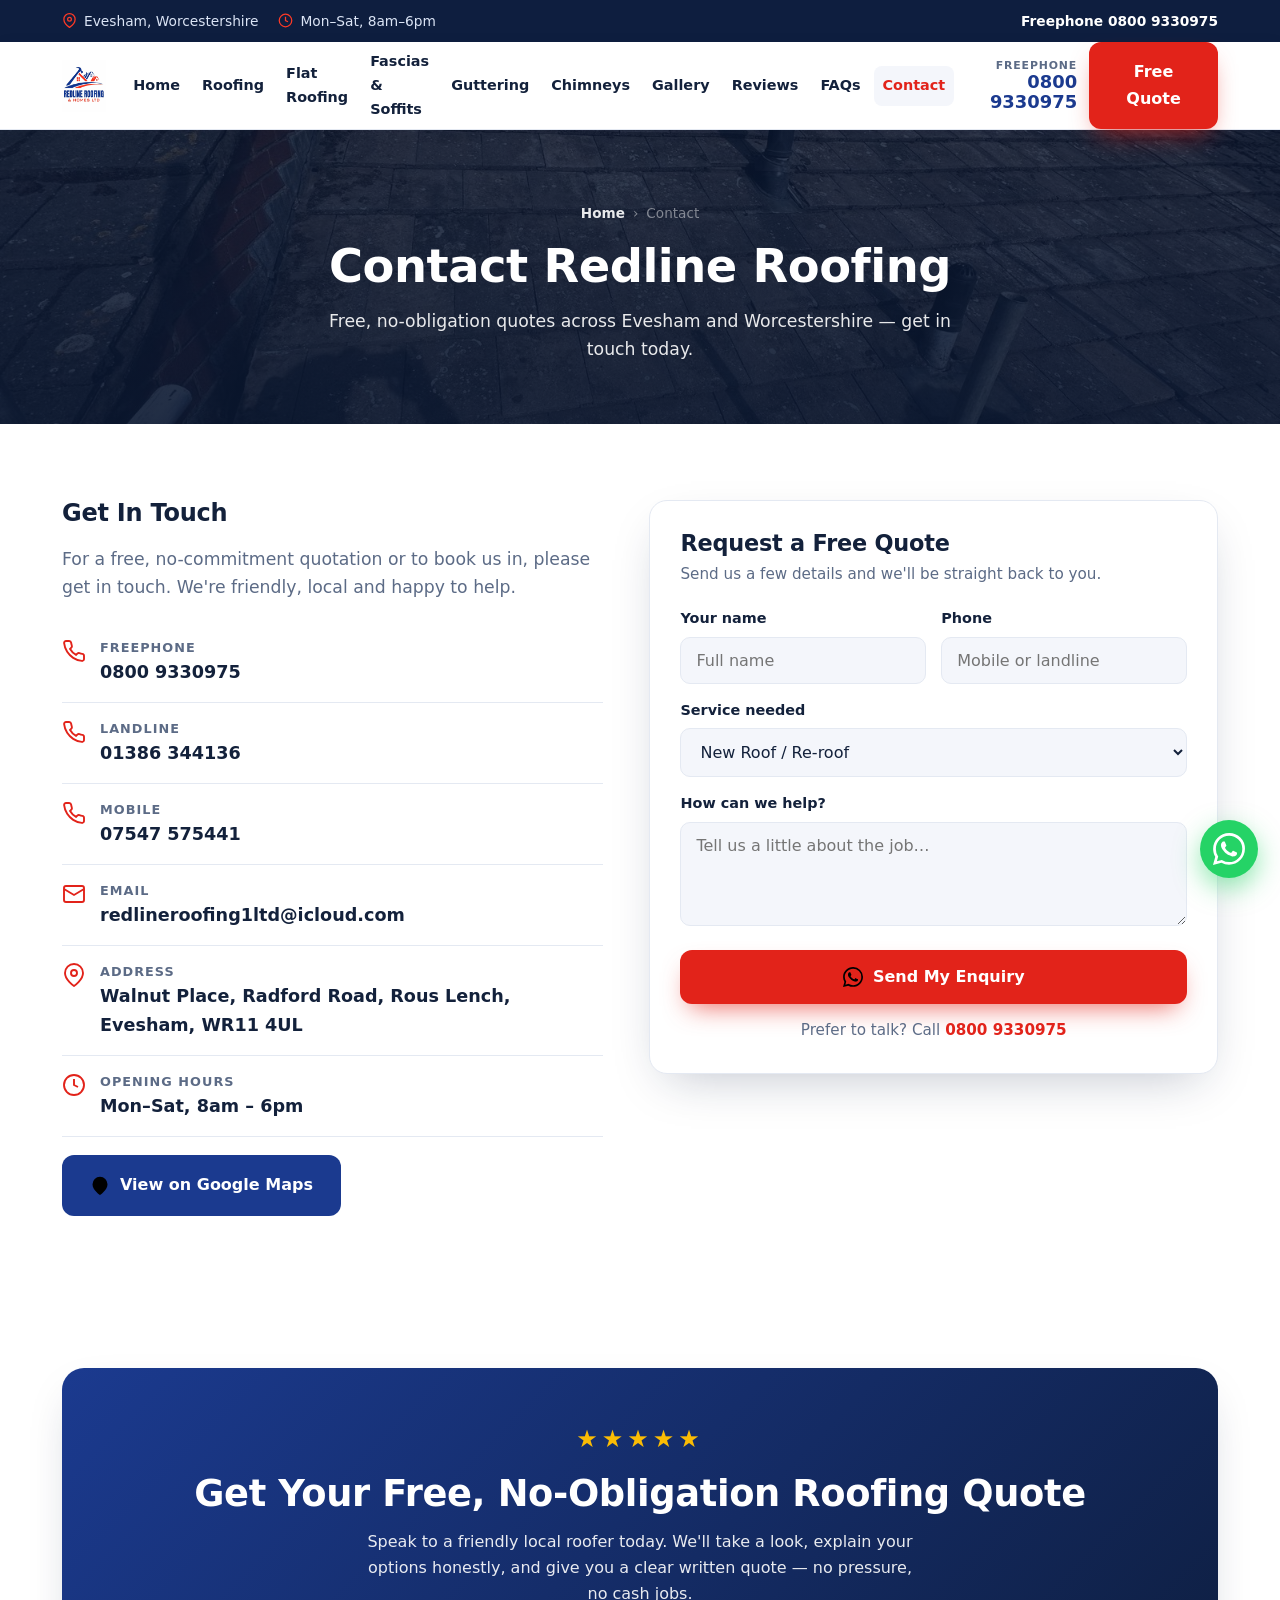
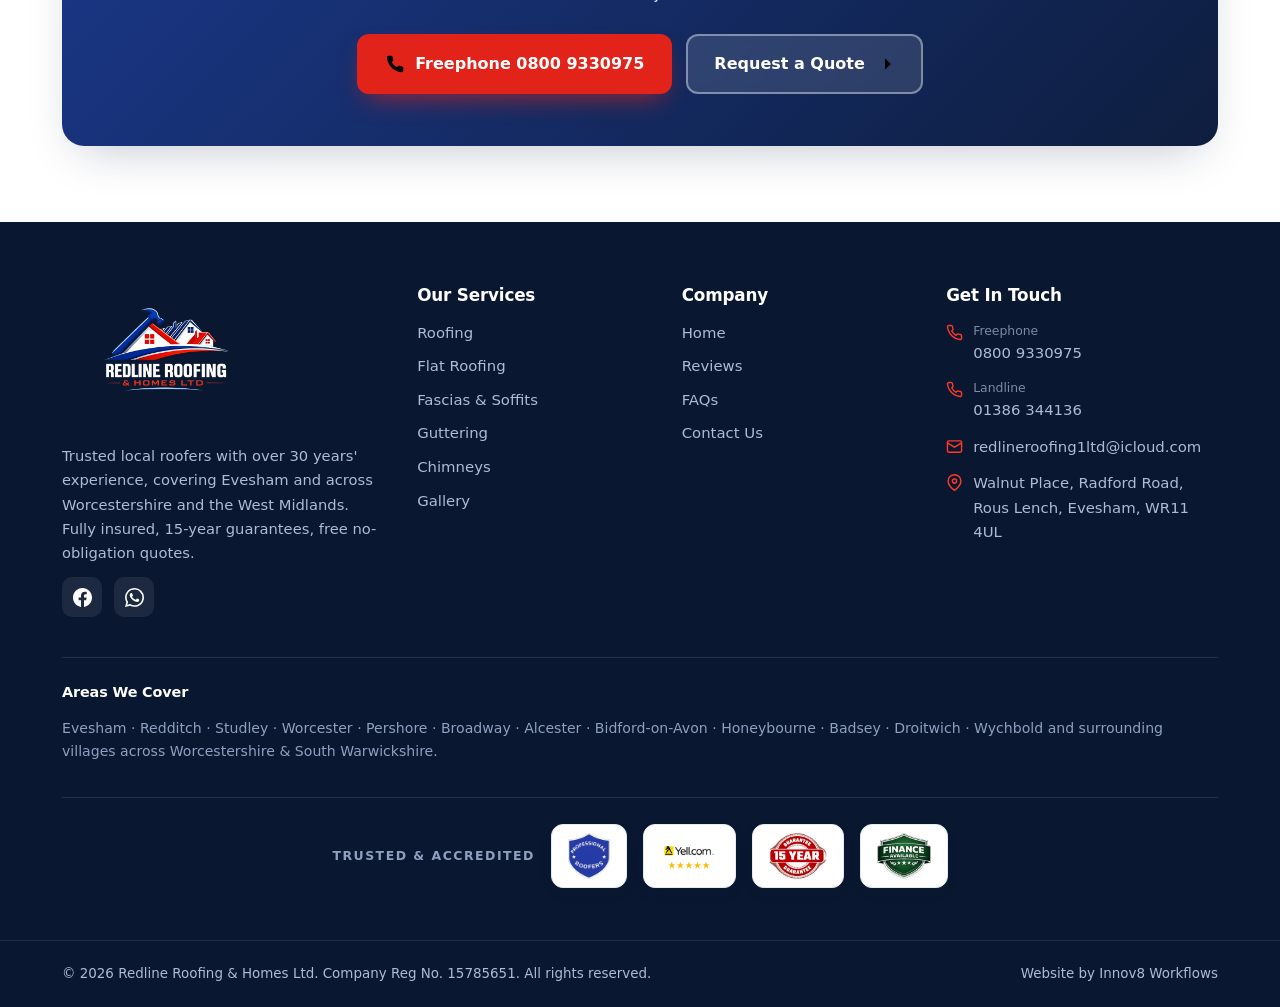
<file: contact-us/index.html>
<!DOCTYPE html><html lang="en-GB"><head>
<meta charset="UTF-8"><meta name="viewport" content="width=device-width, initial-scale=1.0">
<meta http-equiv="Content-Security-Policy" content="default-src 'self'; base-uri 'self'; object-src 'none'; img-src 'self' data: https://www.googletagmanager.com https://*.google-analytics.com; media-src 'self'; style-src 'self' 'unsafe-inline' https://fonts.googleapis.com; font-src 'self' https://fonts.gstatic.com; script-src 'self' 'unsafe-inline' https://www.googletagmanager.com https://crm.innov8workflows.co.uk; connect-src 'self' https://script.google.com https://script.googleusercontent.com https://www.googletagmanager.com https://*.googletagmanager.com https://google-analytics.com https://*.google-analytics.com https://analytics.google.com https://*.analytics.google.com https://crm.innov8workflows.co.uk; form-action 'self'">
<title>Contact Us | Free Roofing Quote | Redline Roofing, Evesham</title>
<meta name="description" content="Contact Redline Roofing & Homes Ltd for a free roofing quote in Evesham & Worcestershire. Call Freephone 0800 9330975, landline 01386 344136, or send an enquiry online.">
<link rel="canonical" href="https://www.redlineroofingandhomesltd.co.uk/contact-us/">
<meta name="robots" content="index,follow">
<meta name="theme-color" content="#0A1730">
<meta name="msvalidate.01" content="E844CCC290C1D96E2EF891435686D1DA">
<!-- Google tag (gtag.js) -->
<script async src="https://www.googletagmanager.com/gtag/js?id=G-ZXZZR6697E"></script>
<script>
  window.dataLayer = window.dataLayer || [];
  function gtag(){dataLayer.push(arguments);}
  gtag('js', new Date());
  gtag('config', 'G-ZXZZR6697E');
</script>
<meta property="og:type" content="website"><meta property="og:site_name" content="Redline Roofing & Homes Ltd">
<meta property="og:title" content="Contact Us | Free Roofing Quote | Redline Roofing, Evesham"><meta property="og:description" content="Contact Redline Roofing & Homes Ltd for a free roofing quote in Evesham & Worcestershire. Call Freephone 0800 9330975, landline 01386 344136, or send an enquiry online.">
<meta property="og:url" content="https://www.redlineroofingandhomesltd.co.uk/contact-us/"><meta property="og:image" content="https://www.redlineroofingandhomesltd.co.uk/assets/img/og-home.jpg">
<meta property="og:image:width" content="1200"><meta property="og:image:height" content="630">
<meta property="og:image:alt" content="Redline Roofing &amp; Homes Ltd — trusted roofers in Evesham &amp; Worcestershire">
<meta name="twitter:card" content="summary_large_image"><meta name="twitter:title" content="Contact Us | Free Roofing Quote | Redline Roofing, Evesham"><meta name="twitter:description" content="Contact Redline Roofing & Homes Ltd for a free roofing quote in Evesham & Worcestershire. Call Freephone 0800 9330975, landline 01386 344136, or send an enquiry online."><meta name="twitter:image" content="https://www.redlineroofingandhomesltd.co.uk/assets/img/og-home.jpg">
<meta name="referrer" content="strict-origin-when-cross-origin">
<link rel="icon" type="image/png" href="../assets/img/favicon.png"><link rel="apple-touch-icon" href="../assets/img/favicon.png">
<link rel="preconnect" href="https://fonts.googleapis.com"><link rel="preconnect" href="https://fonts.gstatic.com" crossorigin>
<link href="https://fonts.googleapis.com/css2?family=Plus+Jakarta+Sans:wght@600;700;800&family=Inter:wght@400;500;600;700&display=swap" rel="stylesheet">
<link rel="stylesheet" href="../assets/site.css">
<script type="application/ld+json">{"@context":"https://schema.org","@graph":[{"@type":"RoofingContractor","@id":"https://www.redlineroofingandhomesltd.co.uk/#business","name":"Redline Roofing & Homes Ltd","image":"https://www.redlineroofingandhomesltd.co.uk/assets/img/hero.jpg","url":"https://www.redlineroofingandhomesltd.co.uk/","logo":"https://www.redlineroofingandhomesltd.co.uk/assets/img/logo.jpg","telephone":"0800 9330975","email":"redlineroofing1ltd@icloud.com","priceRange":"££","address":{"@type":"PostalAddress","streetAddress":"Walnut Place, Radford Road, Rous Lench","addressLocality":"Evesham","addressRegion":"Worcestershire","postalCode":"WR11 4UL","addressCountry":"GB"},"geo":{"@type":"GeoCoordinates","latitude":52.1616,"longitude":-1.9873},"areaServed":[{"@type":"City","name":"Evesham"},{"@type":"City","name":"Redditch"},{"@type":"City","name":"Studley"},{"@type":"City","name":"Worcester"},{"@type":"City","name":"Pershore"},{"@type":"City","name":"Broadway"},{"@type":"City","name":"Alcester"},{"@type":"City","name":"Bidford-on-Avon"},{"@type":"City","name":"Honeybourne"},{"@type":"City","name":"Badsey"},{"@type":"City","name":"Droitwich"},{"@type":"City","name":"Wychbold"}],"openingHoursSpecification":[{"@type":"OpeningHoursSpecification","dayOfWeek":["Monday","Tuesday","Wednesday","Thursday","Friday","Saturday"],"opens":"08:00","closes":"18:00"}],"foundingDate":"2005","slogan":"Your Professional Local Roofers","founder":{"@type":"Person","name":"Levy Price"},"knowsAbout":["Roofing","New roofs","Roof repairs","Flat roofing","EPDM","GRP fibreglass roofing","Fascias and soffits","Guttering","Chimney repairs","Repointing","Leadwork"]},{"@type":"WebPage","@id":"https://www.redlineroofingandhomesltd.co.uk/contact-us/#webpage","url":"https://www.redlineroofingandhomesltd.co.uk/contact-us/","name":"Contact Us | Free Roofing Quote | Redline Roofing, Evesham","description":"Contact Redline Roofing & Homes Ltd for a free roofing quote in Evesham & Worcestershire. Call Freephone 0800 9330975, landline 01386 344136, or send an enquiry online.","isPartOf":{"@id":"https://www.redlineroofingandhomesltd.co.uk/#website"},"about":{"@id":"https://www.redlineroofingandhomesltd.co.uk/#business"}},{"@type":"WebSite","@id":"https://www.redlineroofingandhomesltd.co.uk/#website","url":"https://www.redlineroofingandhomesltd.co.uk/","name":"Redline Roofing & Homes Ltd","publisher":{"@id":"https://www.redlineroofingandhomesltd.co.uk/#business"}},{"@type":"BreadcrumbList","@id":"https://www.redlineroofingandhomesltd.co.uk/contact-us/#breadcrumb","itemListElement":[{"@type":"ListItem","position":1,"name":"Home","item":"https://www.redlineroofingandhomesltd.co.uk/"},{"@type":"ListItem","position":2,"name":"Contact","item":"https://www.redlineroofingandhomesltd.co.uk/contact-us/"}]}]}</script>
</head><body>
<div class="topbar"><div class="wrap">
  <div class="tb-left">
    <span><svg viewBox="0 0 24 24" aria-hidden="true"><path d="M21 10c0 7-9 13-9 13s-9-6-9-13a9 9 0 0 1 18 0z"/><circle cx="12" cy="10" r="3"/></svg>Evesham, Worcestershire</span>
    <span><svg viewBox="0 0 24 24" aria-hidden="true"><circle cx="12" cy="12" r="10"/><polyline points="12 6 12 12 16 14"/></svg>Mon–Sat, 8am–6pm</span>
  </div>
  <div class="tb-right"><a href="tel:08009330975">Freephone 0800 9330975</a></div>
</div></div>
<header class="nav"><div class="wrap">
  <a class="nav-logo" href="../" aria-label="Redline Roofing & Homes Ltd home"><img src="../assets/img/logo.jpg" alt="Redline Roofing & Homes Ltd logo" width="170" height="68"></a>
  <nav class="nav-menu" aria-label="Primary"><a href="../">Home</a><a href="../roofing/">Roofing</a><a href="../flat-roofing/">Flat Roofing</a><a href="../fascias-soffits/">Fascias & Soffits</a><a href="../guttering/">Guttering</a><a href="../chimneys-repair/">Chimneys</a><a href="../gallery/">Gallery</a><a href="../reviews/">Reviews</a><a href="../faqs/">FAQs</a><a href="../contact-us/" class="active">Contact</a></nav>
  <div class="nav-cta">
    <a class="nav-call" href="tel:08009330975"><small>Freephone</small><b>0800 9330975</b></a>
    <a class="btn btn-red" href="../contact-us/">Free Quote</a>
  </div>
  <button class="nav-toggle" aria-label="Menu" aria-expanded="false" onclick="var m=document.getElementById('mm');var o=m.classList.toggle('open');this.setAttribute('aria-expanded',o)"><span></span><span></span><span></span></button>
</div></header>
<div class="mobile-menu" id="mm"><a href="../">Home</a><a href="../roofing/">Roofing</a><a href="../flat-roofing/">Flat Roofing</a><a href="../fascias-soffits/">Fascias & Soffits</a><a href="../guttering/">Guttering</a><a href="../chimneys-repair/">Chimneys</a><a href="../gallery/">Gallery</a><a href="../reviews/">Reviews</a><a href="../faqs/">FAQs</a><a href="../contact-us/">Contact</a><a href="tel:08009330975" style="color:var(--red)">📞 Call 0800 9330975</a></div><section class="page-hero" style="background:url('../assets/img/hero.jpg') center/cover no-repeat #0A1730"><div class="wrap"><div class="crumbs"><a href="../">Home</a><span>›</span><span>Contact</span></div><h1>Contact Redline Roofing</h1><p>Free, no-obligation quotes across Evesham and Worcestershire — get in touch today.</p></div></section>
<section class="section"><div class="wrap"><div class="contact-grid">
  <div class="contact-info reveal">
    <h3>Get In Touch</h3>
    <p class="lead" style="margin-bottom:20px">For a free, no-commitment quotation or to book us in, please get in touch. We're friendly, local and happy to help.</p>
    <div class="ci-row"><svg viewBox="0 0 24 24" aria-hidden="true"><path d="M22 16.92v3a2 2 0 0 1-2.18 2 19.79 19.79 0 0 1-8.63-3.07 19.5 19.5 0 0 1-6-6 19.79 19.79 0 0 1-3.07-8.67A2 2 0 0 1 4.11 2h3a2 2 0 0 1 2 1.72 12.84 12.84 0 0 0 .7 2.81 2 2 0 0 1-.45 2.11L8.09 9.91a16 16 0 0 0 6 6l1.27-1.27a2 2 0 0 1 2.11-.45 12.84 12.84 0 0 0 2.81.7A2 2 0 0 1 22 16.92z"/></svg><div><small>Freephone</small><a href="tel:08009330975">0800 9330975</a></div></div>
    <div class="ci-row"><svg viewBox="0 0 24 24" aria-hidden="true"><path d="M22 16.92v3a2 2 0 0 1-2.18 2 19.79 19.79 0 0 1-8.63-3.07 19.5 19.5 0 0 1-6-6 19.79 19.79 0 0 1-3.07-8.67A2 2 0 0 1 4.11 2h3a2 2 0 0 1 2 1.72 12.84 12.84 0 0 0 .7 2.81 2 2 0 0 1-.45 2.11L8.09 9.91a16 16 0 0 0 6 6l1.27-1.27a2 2 0 0 1 2.11-.45 12.84 12.84 0 0 0 2.81.7A2 2 0 0 1 22 16.92z"/></svg><div><small>Landline</small><a href="tel:01386344136">01386 344136</a></div></div>
    <div class="ci-row"><svg viewBox="0 0 24 24" aria-hidden="true"><path d="M22 16.92v3a2 2 0 0 1-2.18 2 19.79 19.79 0 0 1-8.63-3.07 19.5 19.5 0 0 1-6-6 19.79 19.79 0 0 1-3.07-8.67A2 2 0 0 1 4.11 2h3a2 2 0 0 1 2 1.72 12.84 12.84 0 0 0 .7 2.81 2 2 0 0 1-.45 2.11L8.09 9.91a16 16 0 0 0 6 6l1.27-1.27a2 2 0 0 1 2.11-.45 12.84 12.84 0 0 0 2.81.7A2 2 0 0 1 22 16.92z"/></svg><div><small>Mobile</small><a href="tel:+447547575441">07547 575441</a></div></div>
    <div class="ci-row"><svg viewBox="0 0 24 24" aria-hidden="true"><rect x="2" y="4" width="20" height="16" rx="2"/><path d="m22 7-10 6L2 7"/></svg><div><small>Email</small><a href="mailto:redlineroofing1ltd@icloud.com">redlineroofing1ltd@icloud.com</a></div></div>
    <div class="ci-row"><svg viewBox="0 0 24 24" aria-hidden="true"><path d="M21 10c0 7-9 13-9 13s-9-6-9-13a9 9 0 0 1 18 0z"/><circle cx="12" cy="10" r="3"/></svg><div><small>Address</small><b>Walnut Place, Radford Road, Rous Lench, Evesham, WR11 4UL</b></div></div>
    <div class="ci-row"><svg viewBox="0 0 24 24" aria-hidden="true"><circle cx="12" cy="12" r="10"/><polyline points="12 6 12 12 16 14"/></svg><div><small>Opening Hours</small><b>Mon–Sat, 8am – 6pm</b></div></div>
    <a class="btn btn-navy" style="margin-top:18px" href="https://www.google.com/maps/search/?api=1&query=Walnut%20Place%2C%20Radford%20Road%2C%20Rous%20Lench%2C%20Evesham%2C%20WR11%204UL" target="_blank" rel="noopener"><svg viewBox="0 0 24 24" aria-hidden="true"><path d="M21 10c0 7-9 13-9 13s-9-6-9-13a9 9 0 0 1 18 0z"/><circle cx="12" cy="10" r="3"/></svg> View on Google Maps</a>
  </div>
  <div class="reveal"><form class="form" id="quoteForm">
    <h3>Request a Free Quote</h3><p class="sub">Send us a few details and we'll be straight back to you.</p>
    <div class="field-row">
      <div class="field"><label for="qname">Your name</label><input id="qname" name="name" required placeholder="Full name"></div>
      <div class="field"><label for="qphone">Phone</label><input id="qphone" name="phone" required placeholder="Mobile or landline"></div>
    </div>
    <div class="field"><label for="qservice">Service needed</label>
      <select id="qservice" name="service">
        <option>New Roof / Re-roof</option><option>Roof Repair</option><option>Flat Roofing</option>
        <option>Fascias &amp; Soffits</option><option>Guttering</option><option>Chimney Repair / Rebuild</option>
        <option>Repointing / Leadwork</option><option>Other</option>
      </select></div>
    <div class="field"><label for="qmsg">How can we help?</label><textarea id="qmsg" name="message" rows="4" placeholder="Tell us a little about the job…"></textarea></div>
    <button type="submit" class="btn btn-red" style="width:100%"><svg viewBox="0 0 24 24" aria-hidden="true"><path d="M17.47 14.38c-.3-.15-1.76-.87-2.03-.97-.27-.1-.47-.15-.67.15-.2.3-.77.96-.95 1.16-.17.2-.35.22-.65.07-.3-.15-1.26-.46-2.4-1.48-.89-.79-1.49-1.77-1.66-2.07-.17-.3-.02-.46.13-.61.13-.13.3-.35.45-.52.15-.17.2-.3.3-.5.1-.2.05-.37-.02-.52-.07-.15-.67-1.61-.92-2.21-.24-.58-.49-.5-.67-.51-.17-.01-.37-.01-.57-.01-.2 0-.52.07-.8.37-.27.3-1.04 1.02-1.04 2.48 0 1.46 1.07 2.88 1.22 3.08.15.2 2.1 3.2 5.08 4.49.71.31 1.26.49 1.69.63.71.23 1.36.19 1.87.12.57-.09 1.76-.72 2.01-1.41.25-.7.25-1.29.17-1.41-.07-.13-.27-.2-.57-.35z"/><path d="M20.52 3.45A11.86 11.86 0 0 0 12.04 0C5.46 0 .1 5.35.1 11.93c0 2.1.55 4.15 1.6 5.96L0 24l6.3-1.65a11.9 11.9 0 0 0 5.73 1.46h.01c6.58 0 11.93-5.35 11.94-11.93a11.86 11.86 0 0 0-3.46-8.43zM12.05 21.8h-.01a9.9 9.9 0 0 1-5.04-1.38l-.36-.21-3.74.98 1-3.65-.24-.37a9.86 9.86 0 0 1-1.51-5.25c0-5.46 4.45-9.9 9.91-9.9 2.65 0 5.13 1.03 7 2.9a9.82 9.82 0 0 1 2.9 7c-.01 5.46-4.46 9.9-9.91 9.9z"/></svg> Send My Enquiry</button>
    <p class="sub" style="margin:14px 0 0;text-align:center">Prefer to talk? Call <a href="tel:08009330975" style="color:var(--red);font-weight:700">0800 9330975</a></p>
  </form></div>
</div></div></section><section class="section"><div class="wrap"><div class="band reveal">
   <div class="stars">★★★★★</div>
   <h2>Get Your Free, No-Obligation Roofing Quote</h2>
   <p>Speak to a friendly local roofer today. We'll take a look, explain your options honestly, and give you a clear written quote — no pressure, no cash jobs.</p>
   <div class="hero-actions">
     <a class="btn btn-red" href="tel:08009330975"><svg viewBox="0 0 24 24" aria-hidden="true"><path d="M22 16.92v3a2 2 0 0 1-2.18 2 19.79 19.79 0 0 1-8.63-3.07 19.5 19.5 0 0 1-6-6 19.79 19.79 0 0 1-3.07-8.67A2 2 0 0 1 4.11 2h3a2 2 0 0 1 2 1.72 12.84 12.84 0 0 0 .7 2.81 2 2 0 0 1-.45 2.11L8.09 9.91a16 16 0 0 0 6 6l1.27-1.27a2 2 0 0 1 2.11-.45 12.84 12.84 0 0 0 2.81.7A2 2 0 0 1 22 16.92z"/></svg> Freephone 0800 9330975</a>
     <a class="btn btn-ghost" href="../contact-us/">Request a Quote <svg viewBox="0 0 24 24" aria-hidden="true"><line x1="5" y1="12" x2="19" y2="12"/><polyline points="12 5 19 12 12 19"/></svg></a>
   </div>
  </div></div></section>
<a class="wa-float" href="https://wa.me/447547575441" target="_blank" rel="noopener" aria-label="WhatsApp us"><svg viewBox="0 0 24 24" aria-hidden="true"><path d="M17.47 14.38c-.3-.15-1.76-.87-2.03-.97-.27-.1-.47-.15-.67.15-.2.3-.77.96-.95 1.16-.17.2-.35.22-.65.07-.3-.15-1.26-.46-2.4-1.48-.89-.79-1.49-1.77-1.66-2.07-.17-.3-.02-.46.13-.61.13-.13.3-.35.45-.52.15-.17.2-.3.3-.5.1-.2.05-.37-.02-.52-.07-.15-.67-1.61-.92-2.21-.24-.58-.49-.5-.67-.51-.17-.01-.37-.01-.57-.01-.2 0-.52.07-.8.37-.27.3-1.04 1.02-1.04 2.48 0 1.46 1.07 2.88 1.22 3.08.15.2 2.1 3.2 5.08 4.49.71.31 1.26.49 1.69.63.71.23 1.36.19 1.87.12.57-.09 1.76-.72 2.01-1.41.25-.7.25-1.29.17-1.41-.07-.13-.27-.2-.57-.35z"/><path d="M20.52 3.45A11.86 11.86 0 0 0 12.04 0C5.46 0 .1 5.35.1 11.93c0 2.1.55 4.15 1.6 5.96L0 24l6.3-1.65a11.9 11.9 0 0 0 5.73 1.46h.01c6.58 0 11.93-5.35 11.94-11.93a11.86 11.86 0 0 0-3.46-8.43zM12.05 21.8h-.01a9.9 9.9 0 0 1-5.04-1.38l-.36-.21-3.74.98 1-3.65-.24-.37a9.86 9.86 0 0 1-1.51-5.25c0-5.46 4.45-9.9 9.91-9.9 2.65 0 5.13 1.03 7 2.9a9.82 9.82 0 0 1 2.9 7c-.01 5.46-4.46 9.9-9.91 9.9z"/></svg></a>
<footer class="footer"><div class="wrap"><div class="foot-grid">
  <div>
    <img class="foot-logo" src="../assets/img/logo-white.png" alt="Redline Roofing & Homes Ltd">
    <p>Trusted local roofers with over 30 years' experience, covering Evesham and across Worcestershire and the West Midlands. Fully insured, 15-year guarantees, free no-obligation quotes.</p>
    <div class="foot-social">
      <a href="https://www.facebook.com/redlineroofingandhomesltd/reviews" target="_blank" rel="noopener" aria-label="Facebook"><svg viewBox="0 0 24 24" aria-hidden="true"><path d="M24 12.07C24 5.4 18.63 0 12 0S0 5.4 0 12.07C0 18.1 4.39 23.09 10.13 24v-8.44H7.08v-3.49h3.05V9.41c0-3.02 1.79-4.69 4.53-4.69 1.31 0 2.68.24 2.68.24v2.97h-1.5c-1.49 0-1.96.93-1.96 1.89v2.25h3.32l-.53 3.49h-2.79V24C19.61 23.09 24 18.1 24 12.07z"/></svg></a>
      <a href="https://wa.me/447547575441" target="_blank" rel="noopener" aria-label="WhatsApp"><svg viewBox="0 0 24 24" aria-hidden="true"><path d="M17.47 14.38c-.3-.15-1.76-.87-2.03-.97-.27-.1-.47-.15-.67.15-.2.3-.77.96-.95 1.16-.17.2-.35.22-.65.07-.3-.15-1.26-.46-2.4-1.48-.89-.79-1.49-1.77-1.66-2.07-.17-.3-.02-.46.13-.61.13-.13.3-.35.45-.52.15-.17.2-.3.3-.5.1-.2.05-.37-.02-.52-.07-.15-.67-1.61-.92-2.21-.24-.58-.49-.5-.67-.51-.17-.01-.37-.01-.57-.01-.2 0-.52.07-.8.37-.27.3-1.04 1.02-1.04 2.48 0 1.46 1.07 2.88 1.22 3.08.15.2 2.1 3.2 5.08 4.49.71.31 1.26.49 1.69.63.71.23 1.36.19 1.87.12.57-.09 1.76-.72 2.01-1.41.25-.7.25-1.29.17-1.41-.07-.13-.27-.2-.57-.35z"/><path d="M20.52 3.45A11.86 11.86 0 0 0 12.04 0C5.46 0 .1 5.35.1 11.93c0 2.1.55 4.15 1.6 5.96L0 24l6.3-1.65a11.9 11.9 0 0 0 5.73 1.46h.01c6.58 0 11.93-5.35 11.94-11.93a11.86 11.86 0 0 0-3.46-8.43zM12.05 21.8h-.01a9.9 9.9 0 0 1-5.04-1.38l-.36-.21-3.74.98 1-3.65-.24-.37a9.86 9.86 0 0 1-1.51-5.25c0-5.46 4.45-9.9 9.91-9.9 2.65 0 5.13 1.03 7 2.9a9.82 9.82 0 0 1 2.9 7c-.01 5.46-4.46 9.9-9.91 9.9z"/></svg></a>
    </div>
  </div>
  <div><h4>Our Services</h4><ul class="foot-links"><a href="../roofing/">Roofing</a><a href="../flat-roofing/">Flat Roofing</a><a href="../fascias-soffits/">Fascias & Soffits</a><a href="../guttering/">Guttering</a><a href="../chimneys-repair/">Chimneys</a><a href="../gallery/">Gallery</a></ul></div>
  <div><h4>Company</h4><ul class="foot-links">
    <a href="../">Home</a><a href="../reviews/">Reviews</a><a href="../faqs/">FAQs</a><a href="../contact-us/">Contact Us</a>
  </ul></div>
  <div><h4>Get In Touch</h4><ul class="foot-contact" style="list-style:none">
    <li><svg viewBox="0 0 24 24" aria-hidden="true"><path d="M22 16.92v3a2 2 0 0 1-2.18 2 19.79 19.79 0 0 1-8.63-3.07 19.5 19.5 0 0 1-6-6 19.79 19.79 0 0 1-3.07-8.67A2 2 0 0 1 4.11 2h3a2 2 0 0 1 2 1.72 12.84 12.84 0 0 0 .7 2.81 2 2 0 0 1-.45 2.11L8.09 9.91a16 16 0 0 0 6 6l1.27-1.27a2 2 0 0 1 2.11-.45 12.84 12.84 0 0 0 2.81.7A2 2 0 0 1 22 16.92z"/></svg><span><small style="display:block;opacity:.7">Freephone</small><a href="tel:08009330975">0800 9330975</a></span></li>
    <li><svg viewBox="0 0 24 24" aria-hidden="true"><path d="M22 16.92v3a2 2 0 0 1-2.18 2 19.79 19.79 0 0 1-8.63-3.07 19.5 19.5 0 0 1-6-6 19.79 19.79 0 0 1-3.07-8.67A2 2 0 0 1 4.11 2h3a2 2 0 0 1 2 1.72 12.84 12.84 0 0 0 .7 2.81 2 2 0 0 1-.45 2.11L8.09 9.91a16 16 0 0 0 6 6l1.27-1.27a2 2 0 0 1 2.11-.45 12.84 12.84 0 0 0 2.81.7A2 2 0 0 1 22 16.92z"/></svg><span><small style="display:block;opacity:.7">Landline</small><a href="tel:01386344136">01386 344136</a></span></li>
    <li><svg viewBox="0 0 24 24" aria-hidden="true"><rect x="2" y="4" width="20" height="16" rx="2"/><path d="m22 7-10 6L2 7"/></svg><a href="mailto:redlineroofing1ltd@icloud.com">redlineroofing1ltd@icloud.com</a></li>
    <li><svg viewBox="0 0 24 24" aria-hidden="true"><path d="M21 10c0 7-9 13-9 13s-9-6-9-13a9 9 0 0 1 18 0z"/><circle cx="12" cy="10" r="3"/></svg><span>Walnut Place, Radford Road, Rous Lench, Evesham, WR11 4UL</span></li>
  </ul></div>
</div>
<div class="foot-areas" style="margin-top:40px;padding-top:26px;border-top:1px solid rgba(255,255,255,.1)"><h4 style="font-size:.9rem">Areas We Cover</h4><p style="font-size:.88rem;color:#8fa0c0">Evesham · Redditch · Studley · Worcester · Pershore · Broadway · Alcester · Bidford-on-Avon · Honeybourne · Badsey · Droitwich · Wychbold and surrounding villages across Worcestershire &amp; South Warwickshire.</p></div><div class="foot-accred"><span>Trusted &amp; Accredited</span><div class="acc-chip sm"><img src="../assets/img/acc-badge.png" alt="Professional roofers badge"></div><div class="acc-chip sm"><img src="../assets/img/acc-yell.png" alt="Listed on Yell"></div><div class="acc-chip sm"><img src="../assets/img/acc-guarantee.png" alt="15-year workmanship guarantee"></div><div class="acc-chip sm"><img src="../assets/img/acc-finance.png" alt="Finance available"></div></div>
</div>
<div class="foot-bottom"><div class="wrap">
  <span>© 2026 Redline Roofing & Homes Ltd. Company Reg No. 15785651. All rights reserved.</span>
  <span>Website by <a href="https://innov8workflows.co.uk" target="_blank" rel="noopener">Innov8 Workflows</a></span>
</div></div>
</footer>
<script>
document.querySelectorAll('#mm a').forEach(function(a){a.addEventListener('click',function(){document.getElementById('mm').classList.remove('open')})});
(function(){var e=[].slice.call(document.querySelectorAll('.reveal'));if(!('IntersectionObserver' in window)){e.forEach(function(x){x.classList.add('in')});return}var o=new IntersectionObserver(function(es){es.forEach(function(en){if(en.isIntersecting){en.target.classList.add('in');o.unobserve(en.target)}})},{threshold:.12});e.forEach(function(x){o.observe(x)})})();
(function(){var vids=[].slice.call(document.querySelectorAll('.ba-vid video'));if(!vids.length)return;function play(v){var p=v.play();if(p&&p.catch)p.catch(function(){})}if(!('IntersectionObserver' in window)){vids.forEach(play);return}var o=new IntersectionObserver(function(es){es.forEach(function(en){if(en.isIntersecting)play(en.target);else en.target.pause()})},{threshold:.35});vids.forEach(function(v){o.observe(v)})})();
(function(){var root=document.querySelector('[data-rev]');if(!root)return;var track=root.querySelector('.rev-track'),dots=root.parentNode.querySelector('.rev-dots'),cards=[].slice.call(track.children);var page=0,timer;function pv(){return window.matchMedia('(min-width:961px)').matches?3:window.matchMedia('(min-width:641px)').matches?2:1}function pages(){return Math.ceil(cards.length/pv())}function render(){var mx=Math.max(0,(cards.length-pv())*(100/pv()));var sh=Math.min(page*100,mx);track.style.transform='translateX(-'+sh+'%)';[].slice.call(dots.children).forEach(function(d,i){d.className=i===page?'on':''})}function build(){dots.innerHTML='';for(var i=0;i<pages();i++){(function(i){var b=document.createElement('button');b.setAttribute('aria-label','Go to slide '+(i+1));b.addEventListener('click',function(){page=i;render();reset()});dots.appendChild(b)})(i)}if(page>=pages())page=pages()-1;render()}function go(d){var n=pages();page=(page+d+n)%n;render()}function reset(){clearInterval(timer);timer=setInterval(function(){go(1)},5000)}root.querySelector('.prev').addEventListener('click',function(){go(-1);reset()});root.querySelector('.next').addEventListener('click',function(){go(1);reset()});root.addEventListener('mouseenter',function(){clearInterval(timer)});root.addEventListener('mouseleave',reset);var x0=null;root.addEventListener('touchstart',function(e){x0=e.touches[0].clientX},{passive:true});root.addEventListener('touchend',function(e){if(x0===null)return;var dx=e.changedTouches[0].clientX-x0;if(Math.abs(dx)>40){go(dx<0?1:-1);reset()}x0=null});var rt;window.addEventListener('resize',function(){clearTimeout(rt);rt=setTimeout(build,200)});build();reset()})();
var qf=document.getElementById('quoteForm');
if(qf){qf.addEventListener('submit',function(e){e.preventDefault();var f=this;var msg='New enquiry from the website%0a%0aName: '+encodeURIComponent(f.name.value)+'%0aPhone: '+encodeURIComponent(f.phone.value)+'%0aService: '+encodeURIComponent(f.service.value)+'%0aDetails: '+encodeURIComponent(f.message.value);window.open('https://wa.me/447547575441?text='+msg,'_blank');f.reset();var b=f.querySelector('button[type=submit]');b.textContent='Opening WhatsApp…';setTimeout(function(){b.textContent='Send My Enquiry'},2500);});}
</script>
<!-- Lead logger -> Google Sheet (Apps Script) -->
<script>
(function(){
  var LEAD_URL='https://script.google.com/macros/s/AKfycbxzw7p2XNIn0cgzWnAfyxzSPaNN6l9PL2bSHvyesjcseEUmU2Z1HqtDaLNAItKTbBS9mA/exec';

  /* NEVER navigator.sendBeacon here - it silently drops the /exec cross-origin
     302 while returning true, so leads vanish with no error anywhere. */
  function sendLead(d){
    try{
      d.page = location.pathname || '/';
      fetch(LEAD_URL,{method:'POST',mode:'no-cors',keepalive:true,
        headers:{'Content-Type':'text/plain;charset=UTF-8'},
        body:JSON.stringify(d)});
    }catch(e){}
    /* mirror the same action into GA4 as a conversion event */
    try{
      if(typeof gtag==='function'){
        var ev = d.type==='Quote form'    ? 'generate_lead'
               : d.type==='Call click'    ? 'click_to_call'
               : d.type==='WhatsApp click'? 'click_whatsapp' : '';
        if(ev) gtag('event',ev,{lead_source:d.source||'',page_path:d.page||''});
      }
    }catch(e){}
  }

  function where(el){
    if(!el||!el.closest) return 'page';
    if(el.closest('.wa-float')) return 'whatsapp widget';
    if(el.closest('.topbar')) return 'top bar';
    if(el.closest('.nav')) return 'nav';
    if(el.closest('.hero')) return 'hero';
    if(el.closest('.page-hero')) return 'page hero';
    if(el.closest('form')) return 'contact form';
    if(el.closest('.finalcta')) return 'bottom CTA';
    if(el.closest('.band')) return 'CTA band';
    if(el.closest('.contact-info')) return 'contact details';
    if(el.closest('footer')) return 'footer';
    return 'page';
  }

  /* Capture phase, so the row is sent before the tel:/wa.me navigation
     tears the page down. keepalive is what lets it survive unload. */
  document.addEventListener('click',function(e){
    var t=e.target; if(!t||!t.closest) return;
    var a=t.closest('a'); if(!a) return;
    var h=a.getAttribute('href')||'';
    if(h.indexOf('tel:')===0){
      sendLead({type:'Call click',phone:h.replace('tel:',''),source:where(a)});
    } else if(h.indexOf('wa.me')>-1){
      sendLead({type:'WhatsApp click',source:where(a)});
    }
  },true);

  /* Capture phase on document fires BEFORE the form's own submit handler,
     so the values are read before that handler calls f.reset(). */
  document.addEventListener('submit',function(e){
    var f=e.target; if(!f||f.id!=='quoteForm') return;
    function v(id){var el=document.getElementById(id);return el?String(el.value||'').trim():'';}
    sendLead({type:'Quote form',name:v('qname'),phone:v('qphone'),
      service:v('qservice'),details:v('qmsg'),source:'contact form'});
  },true);
})();
</script>
<script defer src="https://crm.innov8workflows.co.uk/track.js" data-id="proj_4688c9eda4bf"></script>
</body></html>
</file>
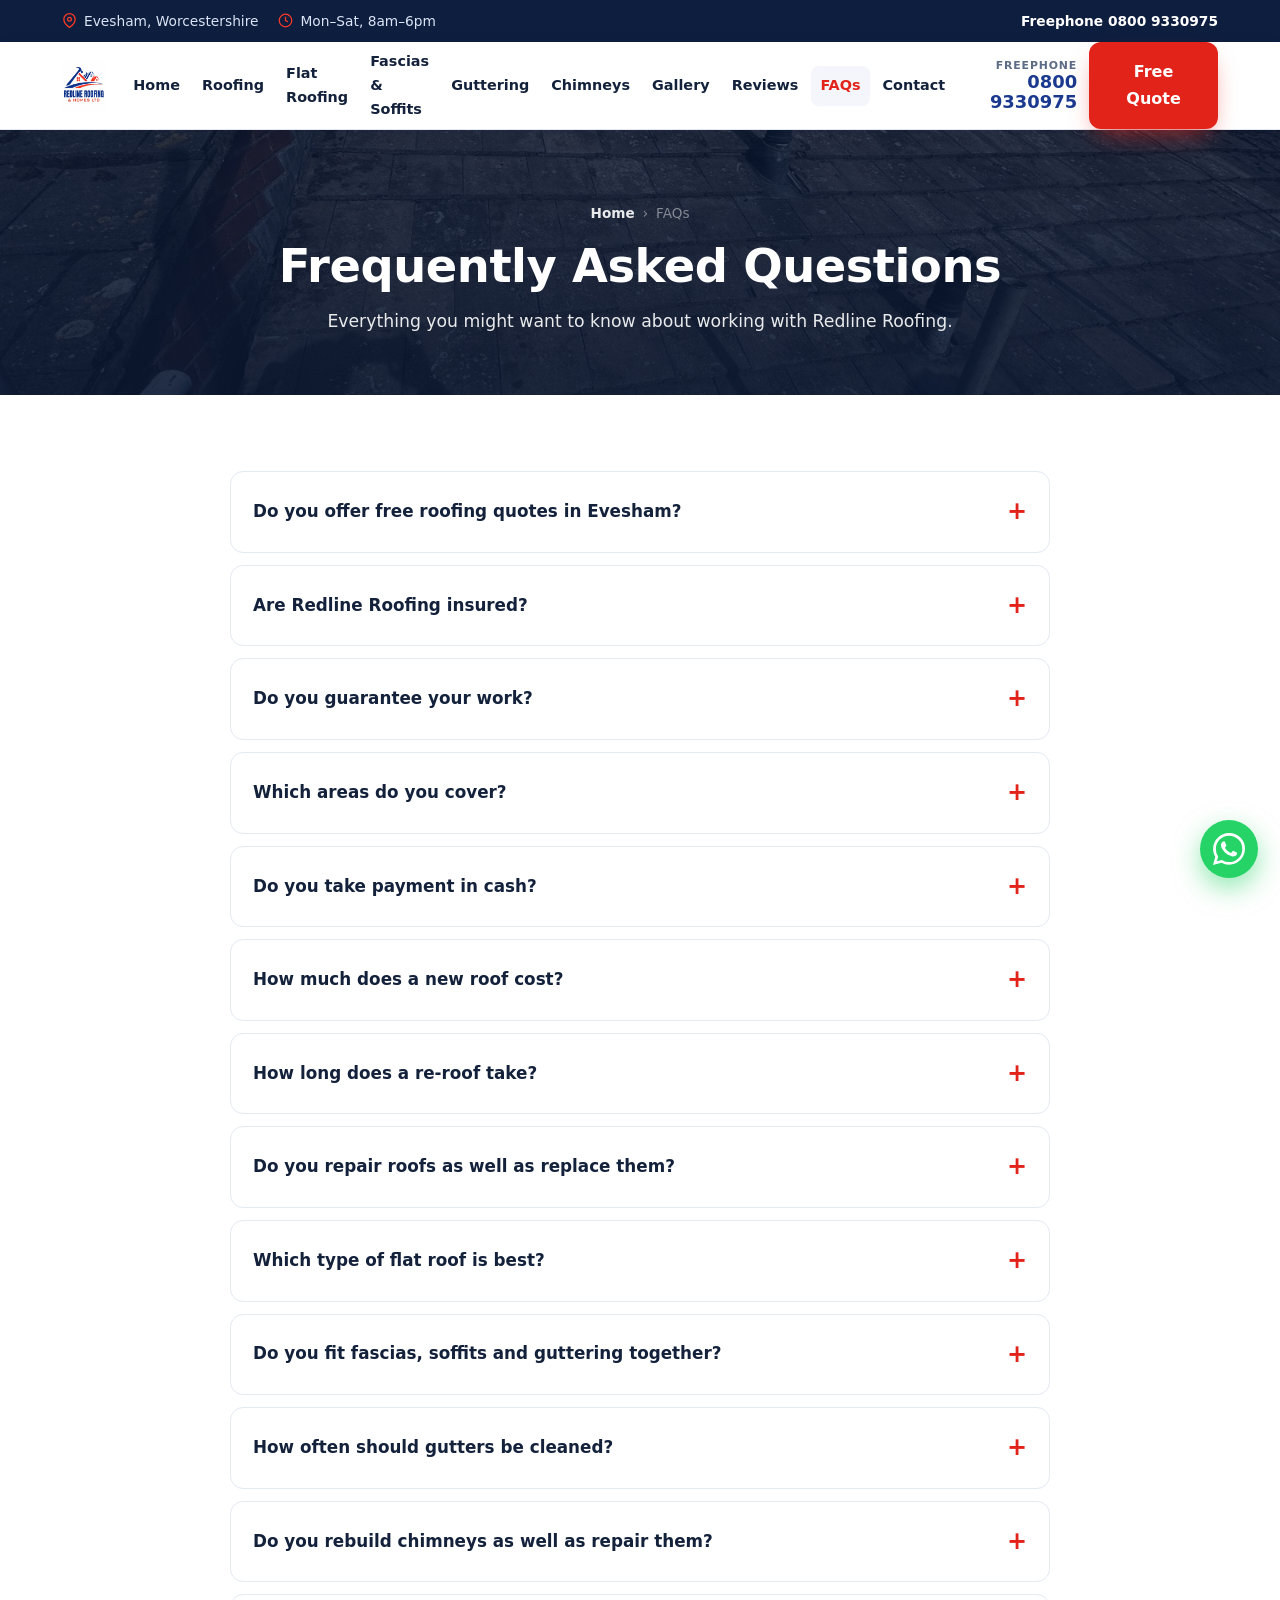
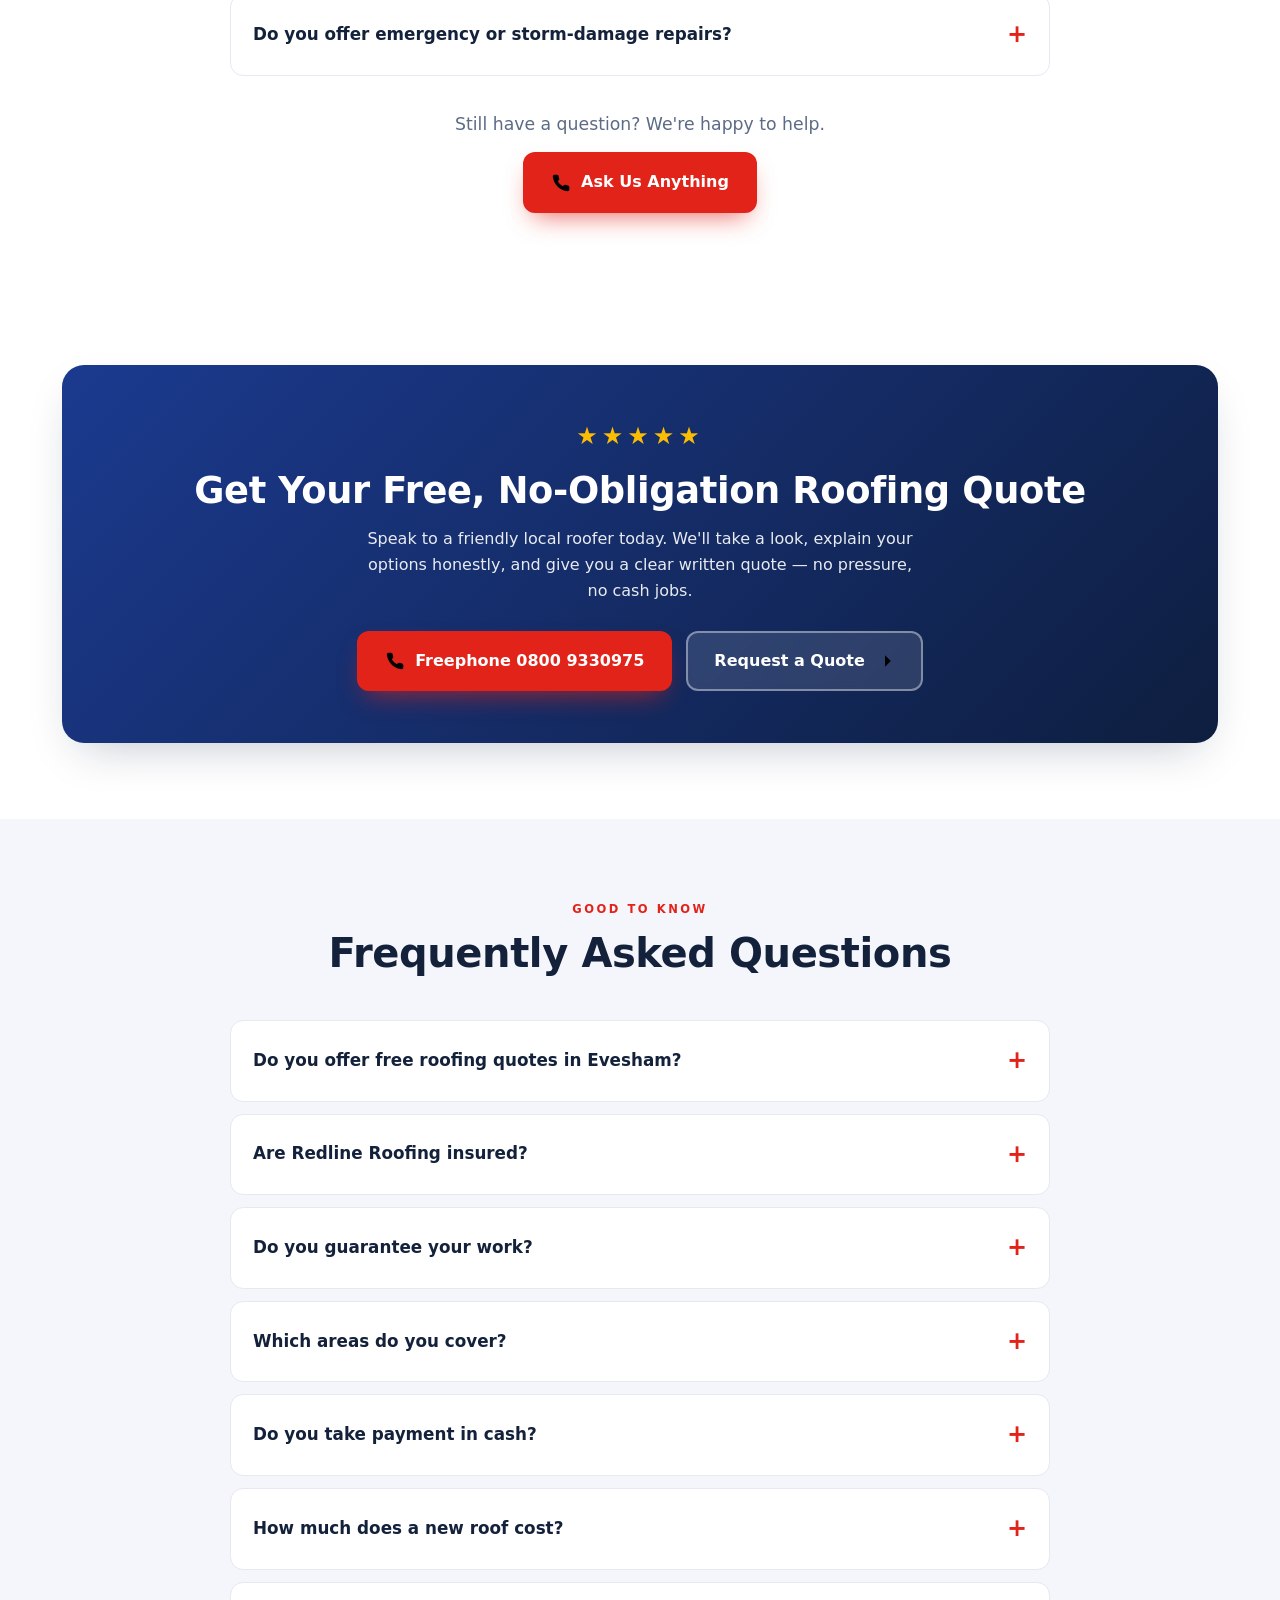
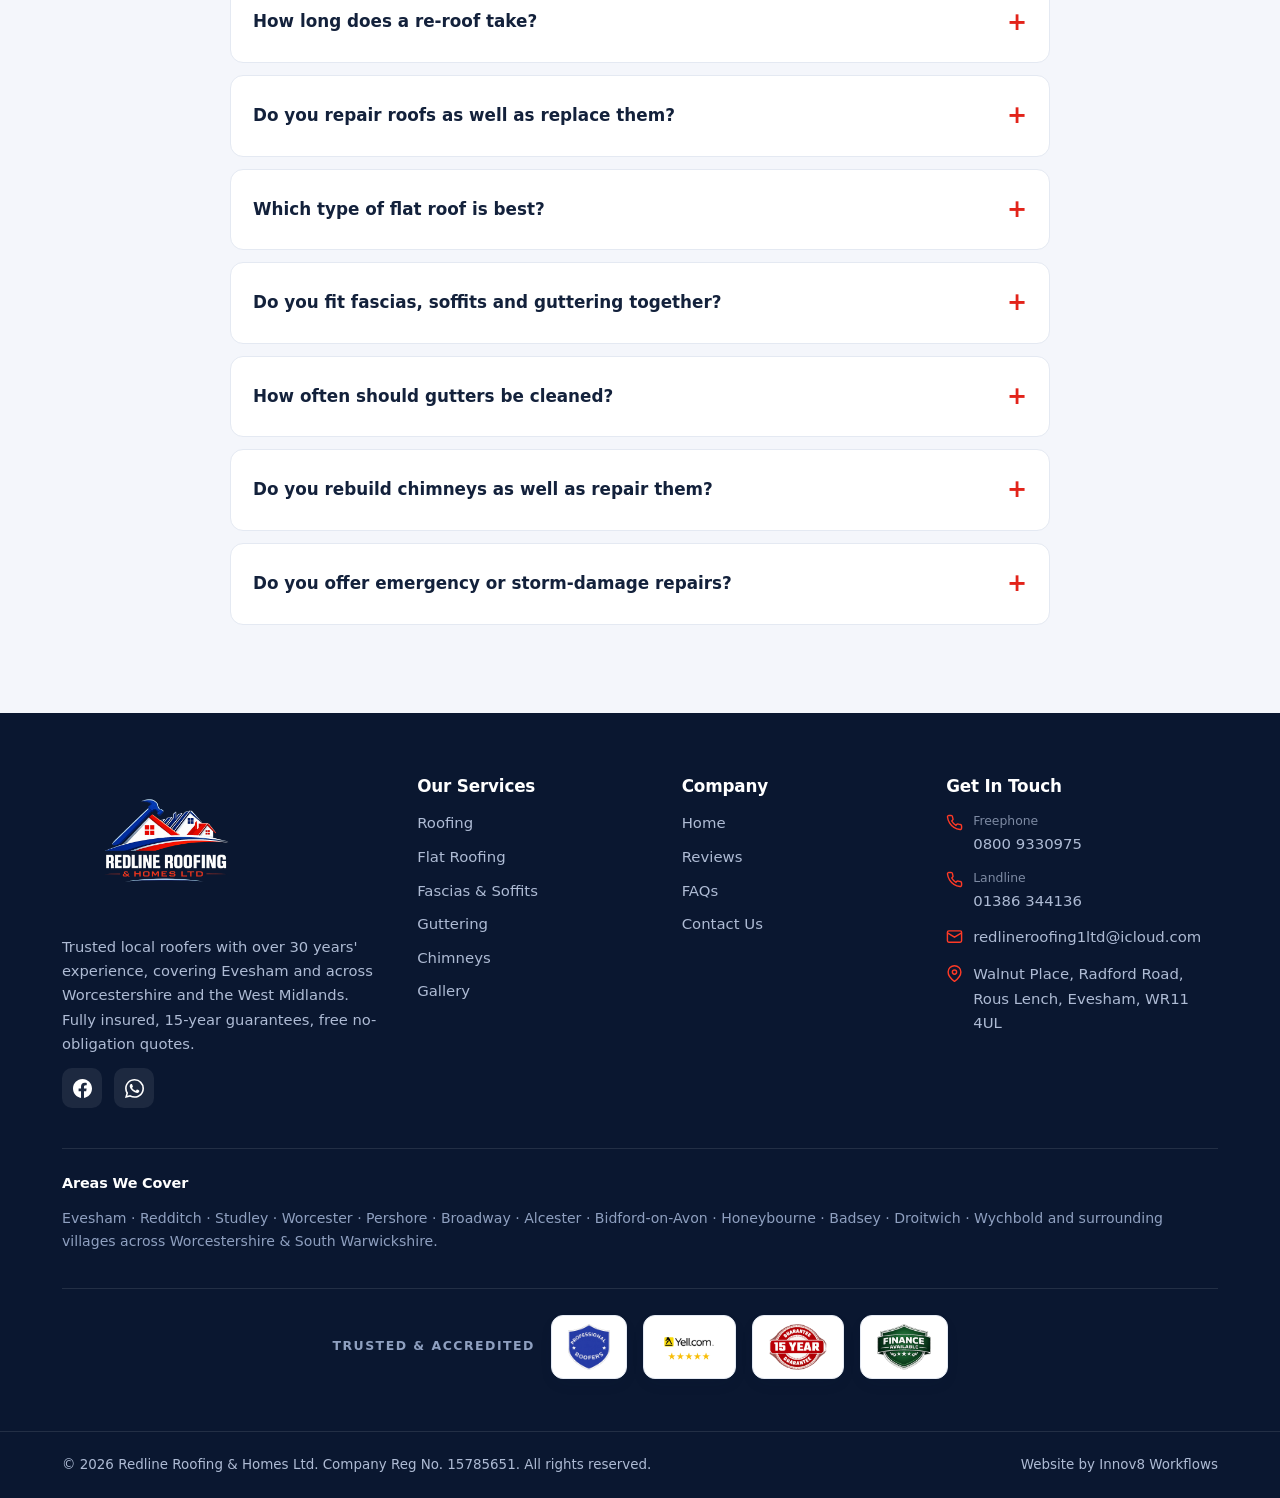
<file: faqs/index.html>
<!DOCTYPE html><html lang="en-GB"><head>
<meta charset="UTF-8"><meta name="viewport" content="width=device-width, initial-scale=1.0">
<meta http-equiv="Content-Security-Policy" content="default-src 'self'; base-uri 'self'; object-src 'none'; img-src 'self' data: https://www.googletagmanager.com https://*.google-analytics.com; media-src 'self'; style-src 'self' 'unsafe-inline' https://fonts.googleapis.com; font-src 'self' https://fonts.gstatic.com; script-src 'self' 'unsafe-inline' https://www.googletagmanager.com https://crm.innov8workflows.co.uk; connect-src 'self' https://script.google.com https://script.googleusercontent.com https://www.googletagmanager.com https://*.googletagmanager.com https://google-analytics.com https://*.google-analytics.com https://analytics.google.com https://*.analytics.google.com https://crm.innov8workflows.co.uk; form-action 'self'">
<title>Roofing FAQs | Redline Roofing & Homes Ltd | Evesham</title>
<meta name="description" content="Common questions about roofing in Evesham & Worcestershire — costs, timescales, guarantees, insurance and areas covered. Answered by Redline Roofing. Free quotes: 0800 9330975.">
<link rel="canonical" href="https://www.redlineroofingandhomesltd.co.uk/faqs/">
<meta name="robots" content="index,follow">
<meta name="theme-color" content="#0A1730">
<meta name="msvalidate.01" content="E844CCC290C1D96E2EF891435686D1DA">
<!-- Google tag (gtag.js) -->
<script async src="https://www.googletagmanager.com/gtag/js?id=G-ZXZZR6697E"></script>
<script>
  window.dataLayer = window.dataLayer || [];
  function gtag(){dataLayer.push(arguments);}
  gtag('js', new Date());
  gtag('config', 'G-ZXZZR6697E');
</script>
<meta property="og:type" content="website"><meta property="og:site_name" content="Redline Roofing & Homes Ltd">
<meta property="og:title" content="Roofing FAQs | Redline Roofing & Homes Ltd | Evesham"><meta property="og:description" content="Common questions about roofing in Evesham & Worcestershire — costs, timescales, guarantees, insurance and areas covered. Answered by Redline Roofing. Free quotes: 0800 9330975.">
<meta property="og:url" content="https://www.redlineroofingandhomesltd.co.uk/faqs/"><meta property="og:image" content="https://www.redlineroofingandhomesltd.co.uk/assets/img/og-home.jpg">
<meta property="og:image:width" content="1200"><meta property="og:image:height" content="630">
<meta property="og:image:alt" content="Redline Roofing &amp; Homes Ltd — trusted roofers in Evesham &amp; Worcestershire">
<meta name="twitter:card" content="summary_large_image"><meta name="twitter:title" content="Roofing FAQs | Redline Roofing & Homes Ltd | Evesham"><meta name="twitter:description" content="Common questions about roofing in Evesham & Worcestershire — costs, timescales, guarantees, insurance and areas covered. Answered by Redline Roofing. Free quotes: 0800 9330975."><meta name="twitter:image" content="https://www.redlineroofingandhomesltd.co.uk/assets/img/og-home.jpg">
<meta name="referrer" content="strict-origin-when-cross-origin">
<link rel="icon" type="image/png" href="../assets/img/favicon.png"><link rel="apple-touch-icon" href="../assets/img/favicon.png">
<link rel="preconnect" href="https://fonts.googleapis.com"><link rel="preconnect" href="https://fonts.gstatic.com" crossorigin>
<link href="https://fonts.googleapis.com/css2?family=Plus+Jakarta+Sans:wght@600;700;800&family=Inter:wght@400;500;600;700&display=swap" rel="stylesheet">
<link rel="stylesheet" href="../assets/site.css">
<script type="application/ld+json">{"@context":"https://schema.org","@graph":[{"@type":"RoofingContractor","@id":"https://www.redlineroofingandhomesltd.co.uk/#business","name":"Redline Roofing & Homes Ltd","image":"https://www.redlineroofingandhomesltd.co.uk/assets/img/hero.jpg","url":"https://www.redlineroofingandhomesltd.co.uk/","logo":"https://www.redlineroofingandhomesltd.co.uk/assets/img/logo.jpg","telephone":"0800 9330975","email":"redlineroofing1ltd@icloud.com","priceRange":"££","address":{"@type":"PostalAddress","streetAddress":"Walnut Place, Radford Road, Rous Lench","addressLocality":"Evesham","addressRegion":"Worcestershire","postalCode":"WR11 4UL","addressCountry":"GB"},"geo":{"@type":"GeoCoordinates","latitude":52.1616,"longitude":-1.9873},"areaServed":[{"@type":"City","name":"Evesham"},{"@type":"City","name":"Redditch"},{"@type":"City","name":"Studley"},{"@type":"City","name":"Worcester"},{"@type":"City","name":"Pershore"},{"@type":"City","name":"Broadway"},{"@type":"City","name":"Alcester"},{"@type":"City","name":"Bidford-on-Avon"},{"@type":"City","name":"Honeybourne"},{"@type":"City","name":"Badsey"},{"@type":"City","name":"Droitwich"},{"@type":"City","name":"Wychbold"}],"openingHoursSpecification":[{"@type":"OpeningHoursSpecification","dayOfWeek":["Monday","Tuesday","Wednesday","Thursday","Friday","Saturday"],"opens":"08:00","closes":"18:00"}],"foundingDate":"2005","slogan":"Your Professional Local Roofers","founder":{"@type":"Person","name":"Levy Price"},"knowsAbout":["Roofing","New roofs","Roof repairs","Flat roofing","EPDM","GRP fibreglass roofing","Fascias and soffits","Guttering","Chimney repairs","Repointing","Leadwork"]},{"@type":"WebPage","@id":"https://www.redlineroofingandhomesltd.co.uk/faqs/#webpage","url":"https://www.redlineroofingandhomesltd.co.uk/faqs/","name":"Roofing FAQs | Redline Roofing & Homes Ltd | Evesham","description":"Common questions about roofing in Evesham & Worcestershire — costs, timescales, guarantees, insurance and areas covered. Answered by Redline Roofing. Free quotes: 0800 9330975.","isPartOf":{"@id":"https://www.redlineroofingandhomesltd.co.uk/#website"},"about":{"@id":"https://www.redlineroofingandhomesltd.co.uk/#business"}},{"@type":"WebSite","@id":"https://www.redlineroofingandhomesltd.co.uk/#website","url":"https://www.redlineroofingandhomesltd.co.uk/","name":"Redline Roofing & Homes Ltd","publisher":{"@id":"https://www.redlineroofingandhomesltd.co.uk/#business"}},{"@type":"BreadcrumbList","@id":"https://www.redlineroofingandhomesltd.co.uk/faqs/#breadcrumb","itemListElement":[{"@type":"ListItem","position":1,"name":"Home","item":"https://www.redlineroofingandhomesltd.co.uk/"},{"@type":"ListItem","position":2,"name":"FAQs","item":"https://www.redlineroofingandhomesltd.co.uk/faqs/"}]},{"@type":"FAQPage","@id":"https://www.redlineroofingandhomesltd.co.uk/faqs/#faq","mainEntity":[{"@type":"Question","name":"Do you offer free roofing quotes in Evesham?","acceptedAnswer":{"@type":"Answer","text":"Yes. All of our quotes are completely free and no-obligation. We'll visit your property, assess the work and provide a clear written quote — just call Freephone 0800 9330975 or request a callback."}},{"@type":"Question","name":"Are Redline Roofing insured?","acceptedAnswer":{"@type":"Answer","text":"Yes, we are fully insured with £1,000,000 public liability cover, so you're protected on every job."}},{"@type":"Question","name":"Do you guarantee your work?","acceptedAnswer":{"@type":"Answer","text":"We do. Our workmanship comes with a 15-year guarantee for complete peace of mind."}},{"@type":"Question","name":"Which areas do you cover?","acceptedAnswer":{"@type":"Answer","text":"We're based in Rous Lench near Evesham and cover Evesham, Worcester, Redditch, Studley, Pershore, Broadway, Alcester, Droitwich and surrounding towns and villages across Worcestershire and South Warwickshire."}},{"@type":"Question","name":"Do you take payment in cash?","acceptedAnswer":{"@type":"Answer","text":"No — we don't do cash jobs. You'll always receive a proper written quote and invoice."}},{"@type":"Question","name":"How much does a new roof cost?","acceptedAnswer":{"@type":"Answer","text":"Every roof is different, so cost depends on size, pitch, materials and access. We provide a free, no-obligation written quote after assessing your roof — call Freephone 0800 9330975."}},{"@type":"Question","name":"How long does a re-roof take?","acceptedAnswer":{"@type":"Answer","text":"A typical house re-roof usually takes a few days to around a week depending on the size of the roof and the weather. We'll give you a clear timescale with your quote."}},{"@type":"Question","name":"Do you repair roofs as well as replace them?","acceptedAnswer":{"@type":"Answer","text":"Yes. Where a repair is the more sensible and cost-effective option, we'll always tell you honestly. We fix slipped and broken tiles, leaks, flashing, ridges and storm damage."}},{"@type":"Question","name":"Which type of flat roof is best?","acceptedAnswer":{"@type":"Answer","text":"EPDM rubber and GRP fibreglass are extremely durable, seamless and virtually maintenance-free with long guarantees, while felt remains a proven, cost-effective option. We'll recommend the best fit for your roof and budget."}},{"@type":"Question","name":"Do you fit fascias, soffits and guttering together?","acceptedAnswer":{"@type":"Answer","text":"Yes — fitting fascias, soffits, downpipes and guttering together gives the cleanest, most weatherproof finish, and we can do it all in one visit."}},{"@type":"Question","name":"How often should gutters be cleaned?","acceptedAnswer":{"@type":"Answer","text":"For most homes, clearing gutters once or twice a year — especially in autumn — prevents blockages, overflow and damp. Homes near trees may need it more often."}},{"@type":"Question","name":"Do you rebuild chimneys as well as repair them?","acceptedAnswer":{"@type":"Answer","text":"Yes — we handle everything from minor repointing and flashing repairs to complete chimney rebuilds, always to building-regulation standards."}},{"@type":"Question","name":"Do you offer emergency or storm-damage repairs?","acceptedAnswer":{"@type":"Answer","text":"Yes. Storms can cause slipped tiles, leaks and damaged flashing — get in touch and we'll get to you as quickly as we can to make things watertight."}}]}]}</script>
</head><body>
<div class="topbar"><div class="wrap">
  <div class="tb-left">
    <span><svg viewBox="0 0 24 24" aria-hidden="true"><path d="M21 10c0 7-9 13-9 13s-9-6-9-13a9 9 0 0 1 18 0z"/><circle cx="12" cy="10" r="3"/></svg>Evesham, Worcestershire</span>
    <span><svg viewBox="0 0 24 24" aria-hidden="true"><circle cx="12" cy="12" r="10"/><polyline points="12 6 12 12 16 14"/></svg>Mon–Sat, 8am–6pm</span>
  </div>
  <div class="tb-right"><a href="tel:08009330975">Freephone 0800 9330975</a></div>
</div></div>
<header class="nav"><div class="wrap">
  <a class="nav-logo" href="../" aria-label="Redline Roofing & Homes Ltd home"><img src="../assets/img/logo.jpg" alt="Redline Roofing & Homes Ltd logo" width="170" height="68"></a>
  <nav class="nav-menu" aria-label="Primary"><a href="../">Home</a><a href="../roofing/">Roofing</a><a href="../flat-roofing/">Flat Roofing</a><a href="../fascias-soffits/">Fascias & Soffits</a><a href="../guttering/">Guttering</a><a href="../chimneys-repair/">Chimneys</a><a href="../gallery/">Gallery</a><a href="../reviews/">Reviews</a><a href="../faqs/" class="active">FAQs</a><a href="../contact-us/">Contact</a></nav>
  <div class="nav-cta">
    <a class="nav-call" href="tel:08009330975"><small>Freephone</small><b>0800 9330975</b></a>
    <a class="btn btn-red" href="../contact-us/">Free Quote</a>
  </div>
  <button class="nav-toggle" aria-label="Menu" aria-expanded="false" onclick="var m=document.getElementById('mm');var o=m.classList.toggle('open');this.setAttribute('aria-expanded',o)"><span></span><span></span><span></span></button>
</div></header>
<div class="mobile-menu" id="mm"><a href="../">Home</a><a href="../roofing/">Roofing</a><a href="../flat-roofing/">Flat Roofing</a><a href="../fascias-soffits/">Fascias & Soffits</a><a href="../guttering/">Guttering</a><a href="../chimneys-repair/">Chimneys</a><a href="../gallery/">Gallery</a><a href="../reviews/">Reviews</a><a href="../faqs/">FAQs</a><a href="../contact-us/">Contact</a><a href="tel:08009330975" style="color:var(--red)">📞 Call 0800 9330975</a></div><section class="page-hero" style="background:url('../assets/img/hero.jpg') center/cover no-repeat #0A1730"><div class="wrap"><div class="crumbs"><a href="../">Home</a><span>›</span><span>FAQs</span></div><h1>Frequently Asked Questions</h1><p>Everything you might want to know about working with Redline Roofing.</p></div></section><section class="section"><div class="wrap"><div class="faq"><details class="reveal"><summary>Do you offer free roofing quotes in Evesham?</summary><div class="fa-body">Yes. All of our quotes are completely free and no-obligation. We'll visit your property, assess the work and provide a clear written quote — just call Freephone 0800 9330975 or request a callback.</div></details><details class="reveal"><summary>Are Redline Roofing insured?</summary><div class="fa-body">Yes, we are fully insured with £1,000,000 public liability cover, so you're protected on every job.</div></details><details class="reveal"><summary>Do you guarantee your work?</summary><div class="fa-body">We do. Our workmanship comes with a 15-year guarantee for complete peace of mind.</div></details><details class="reveal"><summary>Which areas do you cover?</summary><div class="fa-body">We're based in Rous Lench near Evesham and cover Evesham, Worcester, Redditch, Studley, Pershore, Broadway, Alcester, Droitwich and surrounding towns and villages across Worcestershire and South Warwickshire.</div></details><details class="reveal"><summary>Do you take payment in cash?</summary><div class="fa-body">No — we don't do cash jobs. You'll always receive a proper written quote and invoice.</div></details><details class="reveal"><summary>How much does a new roof cost?</summary><div class="fa-body">Every roof is different, so cost depends on size, pitch, materials and access. We provide a free, no-obligation written quote after assessing your roof — call Freephone 0800 9330975.</div></details><details class="reveal"><summary>How long does a re-roof take?</summary><div class="fa-body">A typical house re-roof usually takes a few days to around a week depending on the size of the roof and the weather. We'll give you a clear timescale with your quote.</div></details><details class="reveal"><summary>Do you repair roofs as well as replace them?</summary><div class="fa-body">Yes. Where a repair is the more sensible and cost-effective option, we'll always tell you honestly. We fix slipped and broken tiles, leaks, flashing, ridges and storm damage.</div></details><details class="reveal"><summary>Which type of flat roof is best?</summary><div class="fa-body">EPDM rubber and GRP fibreglass are extremely durable, seamless and virtually maintenance-free with long guarantees, while felt remains a proven, cost-effective option. We'll recommend the best fit for your roof and budget.</div></details><details class="reveal"><summary>Do you fit fascias, soffits and guttering together?</summary><div class="fa-body">Yes — fitting fascias, soffits, downpipes and guttering together gives the cleanest, most weatherproof finish, and we can do it all in one visit.</div></details><details class="reveal"><summary>How often should gutters be cleaned?</summary><div class="fa-body">For most homes, clearing gutters once or twice a year — especially in autumn — prevents blockages, overflow and damp. Homes near trees may need it more often.</div></details><details class="reveal"><summary>Do you rebuild chimneys as well as repair them?</summary><div class="fa-body">Yes — we handle everything from minor repointing and flashing repairs to complete chimney rebuilds, always to building-regulation standards.</div></details><details class="reveal"><summary>Do you offer emergency or storm-damage repairs?</summary><div class="fa-body">Yes. Storms can cause slipped tiles, leaks and damaged flashing — get in touch and we'll get to you as quickly as we can to make things watertight.</div></details></div>
    <div style="text-align:center;margin-top:34px"><p class="lead">Still have a question? We're happy to help.</p><a class="btn btn-red" style="margin-top:14px" href="../contact-us/"><svg viewBox="0 0 24 24" aria-hidden="true"><path d="M22 16.92v3a2 2 0 0 1-2.18 2 19.79 19.79 0 0 1-8.63-3.07 19.5 19.5 0 0 1-6-6 19.79 19.79 0 0 1-3.07-8.67A2 2 0 0 1 4.11 2h3a2 2 0 0 1 2 1.72 12.84 12.84 0 0 0 .7 2.81 2 2 0 0 1-.45 2.11L8.09 9.91a16 16 0 0 0 6 6l1.27-1.27a2 2 0 0 1 2.11-.45 12.84 12.84 0 0 0 2.81.7A2 2 0 0 1 22 16.92z"/></svg> Ask Us Anything</a></div>
  </div></section><section class="section"><div class="wrap"><div class="band reveal">
   <div class="stars">★★★★★</div>
   <h2>Get Your Free, No-Obligation Roofing Quote</h2>
   <p>Speak to a friendly local roofer today. We'll take a look, explain your options honestly, and give you a clear written quote — no pressure, no cash jobs.</p>
   <div class="hero-actions">
     <a class="btn btn-red" href="tel:08009330975"><svg viewBox="0 0 24 24" aria-hidden="true"><path d="M22 16.92v3a2 2 0 0 1-2.18 2 19.79 19.79 0 0 1-8.63-3.07 19.5 19.5 0 0 1-6-6 19.79 19.79 0 0 1-3.07-8.67A2 2 0 0 1 4.11 2h3a2 2 0 0 1 2 1.72 12.84 12.84 0 0 0 .7 2.81 2 2 0 0 1-.45 2.11L8.09 9.91a16 16 0 0 0 6 6l1.27-1.27a2 2 0 0 1 2.11-.45 12.84 12.84 0 0 0 2.81.7A2 2 0 0 1 22 16.92z"/></svg> Freephone 0800 9330975</a>
     <a class="btn btn-ghost" href="../contact-us/">Request a Quote <svg viewBox="0 0 24 24" aria-hidden="true"><line x1="5" y1="12" x2="19" y2="12"/><polyline points="12 5 19 12 12 19"/></svg></a>
   </div>
  </div></div></section><section class="section mist"><div class="wrap"><div class="section-head reveal"><span class="eyebrow">Good to know</span><h2>Frequently Asked Questions</h2></div><div class="faq"><details class="reveal"><summary>Do you offer free roofing quotes in Evesham?</summary><div class="fa-body">Yes. All of our quotes are completely free and no-obligation. We'll visit your property, assess the work and provide a clear written quote — just call Freephone 0800 9330975 or request a callback.</div></details><details class="reveal"><summary>Are Redline Roofing insured?</summary><div class="fa-body">Yes, we are fully insured with £1,000,000 public liability cover, so you're protected on every job.</div></details><details class="reveal"><summary>Do you guarantee your work?</summary><div class="fa-body">We do. Our workmanship comes with a 15-year guarantee for complete peace of mind.</div></details><details class="reveal"><summary>Which areas do you cover?</summary><div class="fa-body">We're based in Rous Lench near Evesham and cover Evesham, Worcester, Redditch, Studley, Pershore, Broadway, Alcester, Droitwich and surrounding towns and villages across Worcestershire and South Warwickshire.</div></details><details class="reveal"><summary>Do you take payment in cash?</summary><div class="fa-body">No — we don't do cash jobs. You'll always receive a proper written quote and invoice.</div></details><details class="reveal"><summary>How much does a new roof cost?</summary><div class="fa-body">Every roof is different, so cost depends on size, pitch, materials and access. We provide a free, no-obligation written quote after assessing your roof — call Freephone 0800 9330975.</div></details><details class="reveal"><summary>How long does a re-roof take?</summary><div class="fa-body">A typical house re-roof usually takes a few days to around a week depending on the size of the roof and the weather. We'll give you a clear timescale with your quote.</div></details><details class="reveal"><summary>Do you repair roofs as well as replace them?</summary><div class="fa-body">Yes. Where a repair is the more sensible and cost-effective option, we'll always tell you honestly. We fix slipped and broken tiles, leaks, flashing, ridges and storm damage.</div></details><details class="reveal"><summary>Which type of flat roof is best?</summary><div class="fa-body">EPDM rubber and GRP fibreglass are extremely durable, seamless and virtually maintenance-free with long guarantees, while felt remains a proven, cost-effective option. We'll recommend the best fit for your roof and budget.</div></details><details class="reveal"><summary>Do you fit fascias, soffits and guttering together?</summary><div class="fa-body">Yes — fitting fascias, soffits, downpipes and guttering together gives the cleanest, most weatherproof finish, and we can do it all in one visit.</div></details><details class="reveal"><summary>How often should gutters be cleaned?</summary><div class="fa-body">For most homes, clearing gutters once or twice a year — especially in autumn — prevents blockages, overflow and damp. Homes near trees may need it more often.</div></details><details class="reveal"><summary>Do you rebuild chimneys as well as repair them?</summary><div class="fa-body">Yes — we handle everything from minor repointing and flashing repairs to complete chimney rebuilds, always to building-regulation standards.</div></details><details class="reveal"><summary>Do you offer emergency or storm-damage repairs?</summary><div class="fa-body">Yes. Storms can cause slipped tiles, leaks and damaged flashing — get in touch and we'll get to you as quickly as we can to make things watertight.</div></details></div></div></section>
<a class="wa-float" href="https://wa.me/447547575441" target="_blank" rel="noopener" aria-label="WhatsApp us"><svg viewBox="0 0 24 24" aria-hidden="true"><path d="M17.47 14.38c-.3-.15-1.76-.87-2.03-.97-.27-.1-.47-.15-.67.15-.2.3-.77.96-.95 1.16-.17.2-.35.22-.65.07-.3-.15-1.26-.46-2.4-1.48-.89-.79-1.49-1.77-1.66-2.07-.17-.3-.02-.46.13-.61.13-.13.3-.35.45-.52.15-.17.2-.3.3-.5.1-.2.05-.37-.02-.52-.07-.15-.67-1.61-.92-2.21-.24-.58-.49-.5-.67-.51-.17-.01-.37-.01-.57-.01-.2 0-.52.07-.8.37-.27.3-1.04 1.02-1.04 2.48 0 1.46 1.07 2.88 1.22 3.08.15.2 2.1 3.2 5.08 4.49.71.31 1.26.49 1.69.63.71.23 1.36.19 1.87.12.57-.09 1.76-.72 2.01-1.41.25-.7.25-1.29.17-1.41-.07-.13-.27-.2-.57-.35z"/><path d="M20.52 3.45A11.86 11.86 0 0 0 12.04 0C5.46 0 .1 5.35.1 11.93c0 2.1.55 4.15 1.6 5.96L0 24l6.3-1.65a11.9 11.9 0 0 0 5.73 1.46h.01c6.58 0 11.93-5.35 11.94-11.93a11.86 11.86 0 0 0-3.46-8.43zM12.05 21.8h-.01a9.9 9.9 0 0 1-5.04-1.38l-.36-.21-3.74.98 1-3.65-.24-.37a9.86 9.86 0 0 1-1.51-5.25c0-5.46 4.45-9.9 9.91-9.9 2.65 0 5.13 1.03 7 2.9a9.82 9.82 0 0 1 2.9 7c-.01 5.46-4.46 9.9-9.91 9.9z"/></svg></a>
<footer class="footer"><div class="wrap"><div class="foot-grid">
  <div>
    <img class="foot-logo" src="../assets/img/logo-white.png" alt="Redline Roofing & Homes Ltd">
    <p>Trusted local roofers with over 30 years' experience, covering Evesham and across Worcestershire and the West Midlands. Fully insured, 15-year guarantees, free no-obligation quotes.</p>
    <div class="foot-social">
      <a href="https://www.facebook.com/redlineroofingandhomesltd/reviews" target="_blank" rel="noopener" aria-label="Facebook"><svg viewBox="0 0 24 24" aria-hidden="true"><path d="M24 12.07C24 5.4 18.63 0 12 0S0 5.4 0 12.07C0 18.1 4.39 23.09 10.13 24v-8.44H7.08v-3.49h3.05V9.41c0-3.02 1.79-4.69 4.53-4.69 1.31 0 2.68.24 2.68.24v2.97h-1.5c-1.49 0-1.96.93-1.96 1.89v2.25h3.32l-.53 3.49h-2.79V24C19.61 23.09 24 18.1 24 12.07z"/></svg></a>
      <a href="https://wa.me/447547575441" target="_blank" rel="noopener" aria-label="WhatsApp"><svg viewBox="0 0 24 24" aria-hidden="true"><path d="M17.47 14.38c-.3-.15-1.76-.87-2.03-.97-.27-.1-.47-.15-.67.15-.2.3-.77.96-.95 1.16-.17.2-.35.22-.65.07-.3-.15-1.26-.46-2.4-1.48-.89-.79-1.49-1.77-1.66-2.07-.17-.3-.02-.46.13-.61.13-.13.3-.35.45-.52.15-.17.2-.3.3-.5.1-.2.05-.37-.02-.52-.07-.15-.67-1.61-.92-2.21-.24-.58-.49-.5-.67-.51-.17-.01-.37-.01-.57-.01-.2 0-.52.07-.8.37-.27.3-1.04 1.02-1.04 2.48 0 1.46 1.07 2.88 1.22 3.08.15.2 2.1 3.2 5.08 4.49.71.31 1.26.49 1.69.63.71.23 1.36.19 1.87.12.57-.09 1.76-.72 2.01-1.41.25-.7.25-1.29.17-1.41-.07-.13-.27-.2-.57-.35z"/><path d="M20.52 3.45A11.86 11.86 0 0 0 12.04 0C5.46 0 .1 5.35.1 11.93c0 2.1.55 4.15 1.6 5.96L0 24l6.3-1.65a11.9 11.9 0 0 0 5.73 1.46h.01c6.58 0 11.93-5.35 11.94-11.93a11.86 11.86 0 0 0-3.46-8.43zM12.05 21.8h-.01a9.9 9.9 0 0 1-5.04-1.38l-.36-.21-3.74.98 1-3.65-.24-.37a9.86 9.86 0 0 1-1.51-5.25c0-5.46 4.45-9.9 9.91-9.9 2.65 0 5.13 1.03 7 2.9a9.82 9.82 0 0 1 2.9 7c-.01 5.46-4.46 9.9-9.91 9.9z"/></svg></a>
    </div>
  </div>
  <div><h4>Our Services</h4><ul class="foot-links"><a href="../roofing/">Roofing</a><a href="../flat-roofing/">Flat Roofing</a><a href="../fascias-soffits/">Fascias & Soffits</a><a href="../guttering/">Guttering</a><a href="../chimneys-repair/">Chimneys</a><a href="../gallery/">Gallery</a></ul></div>
  <div><h4>Company</h4><ul class="foot-links">
    <a href="../">Home</a><a href="../reviews/">Reviews</a><a href="../faqs/">FAQs</a><a href="../contact-us/">Contact Us</a>
  </ul></div>
  <div><h4>Get In Touch</h4><ul class="foot-contact" style="list-style:none">
    <li><svg viewBox="0 0 24 24" aria-hidden="true"><path d="M22 16.92v3a2 2 0 0 1-2.18 2 19.79 19.79 0 0 1-8.63-3.07 19.5 19.5 0 0 1-6-6 19.79 19.79 0 0 1-3.07-8.67A2 2 0 0 1 4.11 2h3a2 2 0 0 1 2 1.72 12.84 12.84 0 0 0 .7 2.81 2 2 0 0 1-.45 2.11L8.09 9.91a16 16 0 0 0 6 6l1.27-1.27a2 2 0 0 1 2.11-.45 12.84 12.84 0 0 0 2.81.7A2 2 0 0 1 22 16.92z"/></svg><span><small style="display:block;opacity:.7">Freephone</small><a href="tel:08009330975">0800 9330975</a></span></li>
    <li><svg viewBox="0 0 24 24" aria-hidden="true"><path d="M22 16.92v3a2 2 0 0 1-2.18 2 19.79 19.79 0 0 1-8.63-3.07 19.5 19.5 0 0 1-6-6 19.79 19.79 0 0 1-3.07-8.67A2 2 0 0 1 4.11 2h3a2 2 0 0 1 2 1.72 12.84 12.84 0 0 0 .7 2.81 2 2 0 0 1-.45 2.11L8.09 9.91a16 16 0 0 0 6 6l1.27-1.27a2 2 0 0 1 2.11-.45 12.84 12.84 0 0 0 2.81.7A2 2 0 0 1 22 16.92z"/></svg><span><small style="display:block;opacity:.7">Landline</small><a href="tel:01386344136">01386 344136</a></span></li>
    <li><svg viewBox="0 0 24 24" aria-hidden="true"><rect x="2" y="4" width="20" height="16" rx="2"/><path d="m22 7-10 6L2 7"/></svg><a href="mailto:redlineroofing1ltd@icloud.com">redlineroofing1ltd@icloud.com</a></li>
    <li><svg viewBox="0 0 24 24" aria-hidden="true"><path d="M21 10c0 7-9 13-9 13s-9-6-9-13a9 9 0 0 1 18 0z"/><circle cx="12" cy="10" r="3"/></svg><span>Walnut Place, Radford Road, Rous Lench, Evesham, WR11 4UL</span></li>
  </ul></div>
</div>
<div class="foot-areas" style="margin-top:40px;padding-top:26px;border-top:1px solid rgba(255,255,255,.1)"><h4 style="font-size:.9rem">Areas We Cover</h4><p style="font-size:.88rem;color:#8fa0c0">Evesham · Redditch · Studley · Worcester · Pershore · Broadway · Alcester · Bidford-on-Avon · Honeybourne · Badsey · Droitwich · Wychbold and surrounding villages across Worcestershire &amp; South Warwickshire.</p></div><div class="foot-accred"><span>Trusted &amp; Accredited</span><div class="acc-chip sm"><img src="../assets/img/acc-badge.png" alt="Professional roofers badge"></div><div class="acc-chip sm"><img src="../assets/img/acc-yell.png" alt="Listed on Yell"></div><div class="acc-chip sm"><img src="../assets/img/acc-guarantee.png" alt="15-year workmanship guarantee"></div><div class="acc-chip sm"><img src="../assets/img/acc-finance.png" alt="Finance available"></div></div>
</div>
<div class="foot-bottom"><div class="wrap">
  <span>© 2026 Redline Roofing & Homes Ltd. Company Reg No. 15785651. All rights reserved.</span>
  <span>Website by <a href="https://innov8workflows.co.uk" target="_blank" rel="noopener">Innov8 Workflows</a></span>
</div></div>
</footer>
<script>
document.querySelectorAll('#mm a').forEach(function(a){a.addEventListener('click',function(){document.getElementById('mm').classList.remove('open')})});
(function(){var e=[].slice.call(document.querySelectorAll('.reveal'));if(!('IntersectionObserver' in window)){e.forEach(function(x){x.classList.add('in')});return}var o=new IntersectionObserver(function(es){es.forEach(function(en){if(en.isIntersecting){en.target.classList.add('in');o.unobserve(en.target)}})},{threshold:.12});e.forEach(function(x){o.observe(x)})})();
(function(){var vids=[].slice.call(document.querySelectorAll('.ba-vid video'));if(!vids.length)return;function play(v){var p=v.play();if(p&&p.catch)p.catch(function(){})}if(!('IntersectionObserver' in window)){vids.forEach(play);return}var o=new IntersectionObserver(function(es){es.forEach(function(en){if(en.isIntersecting)play(en.target);else en.target.pause()})},{threshold:.35});vids.forEach(function(v){o.observe(v)})})();
(function(){var root=document.querySelector('[data-rev]');if(!root)return;var track=root.querySelector('.rev-track'),dots=root.parentNode.querySelector('.rev-dots'),cards=[].slice.call(track.children);var page=0,timer;function pv(){return window.matchMedia('(min-width:961px)').matches?3:window.matchMedia('(min-width:641px)').matches?2:1}function pages(){return Math.ceil(cards.length/pv())}function render(){var mx=Math.max(0,(cards.length-pv())*(100/pv()));var sh=Math.min(page*100,mx);track.style.transform='translateX(-'+sh+'%)';[].slice.call(dots.children).forEach(function(d,i){d.className=i===page?'on':''})}function build(){dots.innerHTML='';for(var i=0;i<pages();i++){(function(i){var b=document.createElement('button');b.setAttribute('aria-label','Go to slide '+(i+1));b.addEventListener('click',function(){page=i;render();reset()});dots.appendChild(b)})(i)}if(page>=pages())page=pages()-1;render()}function go(d){var n=pages();page=(page+d+n)%n;render()}function reset(){clearInterval(timer);timer=setInterval(function(){go(1)},5000)}root.querySelector('.prev').addEventListener('click',function(){go(-1);reset()});root.querySelector('.next').addEventListener('click',function(){go(1);reset()});root.addEventListener('mouseenter',function(){clearInterval(timer)});root.addEventListener('mouseleave',reset);var x0=null;root.addEventListener('touchstart',function(e){x0=e.touches[0].clientX},{passive:true});root.addEventListener('touchend',function(e){if(x0===null)return;var dx=e.changedTouches[0].clientX-x0;if(Math.abs(dx)>40){go(dx<0?1:-1);reset()}x0=null});var rt;window.addEventListener('resize',function(){clearTimeout(rt);rt=setTimeout(build,200)});build();reset()})();
var qf=document.getElementById('quoteForm');
if(qf){qf.addEventListener('submit',function(e){e.preventDefault();var f=this;var msg='New enquiry from the website%0a%0aName: '+encodeURIComponent(f.name.value)+'%0aPhone: '+encodeURIComponent(f.phone.value)+'%0aService: '+encodeURIComponent(f.service.value)+'%0aDetails: '+encodeURIComponent(f.message.value);window.open('https://wa.me/447547575441?text='+msg,'_blank');f.reset();var b=f.querySelector('button[type=submit]');b.textContent='Opening WhatsApp…';setTimeout(function(){b.textContent='Send My Enquiry'},2500);});}
</script>
<!-- Lead logger -> Google Sheet (Apps Script) -->
<script>
(function(){
  var LEAD_URL='https://script.google.com/macros/s/AKfycbxzw7p2XNIn0cgzWnAfyxzSPaNN6l9PL2bSHvyesjcseEUmU2Z1HqtDaLNAItKTbBS9mA/exec';

  /* NEVER navigator.sendBeacon here - it silently drops the /exec cross-origin
     302 while returning true, so leads vanish with no error anywhere. */
  function sendLead(d){
    try{
      d.page = location.pathname || '/';
      fetch(LEAD_URL,{method:'POST',mode:'no-cors',keepalive:true,
        headers:{'Content-Type':'text/plain;charset=UTF-8'},
        body:JSON.stringify(d)});
    }catch(e){}
    /* mirror the same action into GA4 as a conversion event */
    try{
      if(typeof gtag==='function'){
        var ev = d.type==='Quote form'    ? 'generate_lead'
               : d.type==='Call click'    ? 'click_to_call'
               : d.type==='WhatsApp click'? 'click_whatsapp' : '';
        if(ev) gtag('event',ev,{lead_source:d.source||'',page_path:d.page||''});
      }
    }catch(e){}
  }

  function where(el){
    if(!el||!el.closest) return 'page';
    if(el.closest('.wa-float')) return 'whatsapp widget';
    if(el.closest('.topbar')) return 'top bar';
    if(el.closest('.nav')) return 'nav';
    if(el.closest('.hero')) return 'hero';
    if(el.closest('.page-hero')) return 'page hero';
    if(el.closest('form')) return 'contact form';
    if(el.closest('.finalcta')) return 'bottom CTA';
    if(el.closest('.band')) return 'CTA band';
    if(el.closest('.contact-info')) return 'contact details';
    if(el.closest('footer')) return 'footer';
    return 'page';
  }

  /* Capture phase, so the row is sent before the tel:/wa.me navigation
     tears the page down. keepalive is what lets it survive unload. */
  document.addEventListener('click',function(e){
    var t=e.target; if(!t||!t.closest) return;
    var a=t.closest('a'); if(!a) return;
    var h=a.getAttribute('href')||'';
    if(h.indexOf('tel:')===0){
      sendLead({type:'Call click',phone:h.replace('tel:',''),source:where(a)});
    } else if(h.indexOf('wa.me')>-1){
      sendLead({type:'WhatsApp click',source:where(a)});
    }
  },true);

  /* Capture phase on document fires BEFORE the form's own submit handler,
     so the values are read before that handler calls f.reset(). */
  document.addEventListener('submit',function(e){
    var f=e.target; if(!f||f.id!=='quoteForm') return;
    function v(id){var el=document.getElementById(id);return el?String(el.value||'').trim():'';}
    sendLead({type:'Quote form',name:v('qname'),phone:v('qphone'),
      service:v('qservice'),details:v('qmsg'),source:'contact form'});
  },true);
})();
</script>
<script defer src="https://crm.innov8workflows.co.uk/track.js" data-id="proj_4688c9eda4bf"></script>
</body></html>
</file>
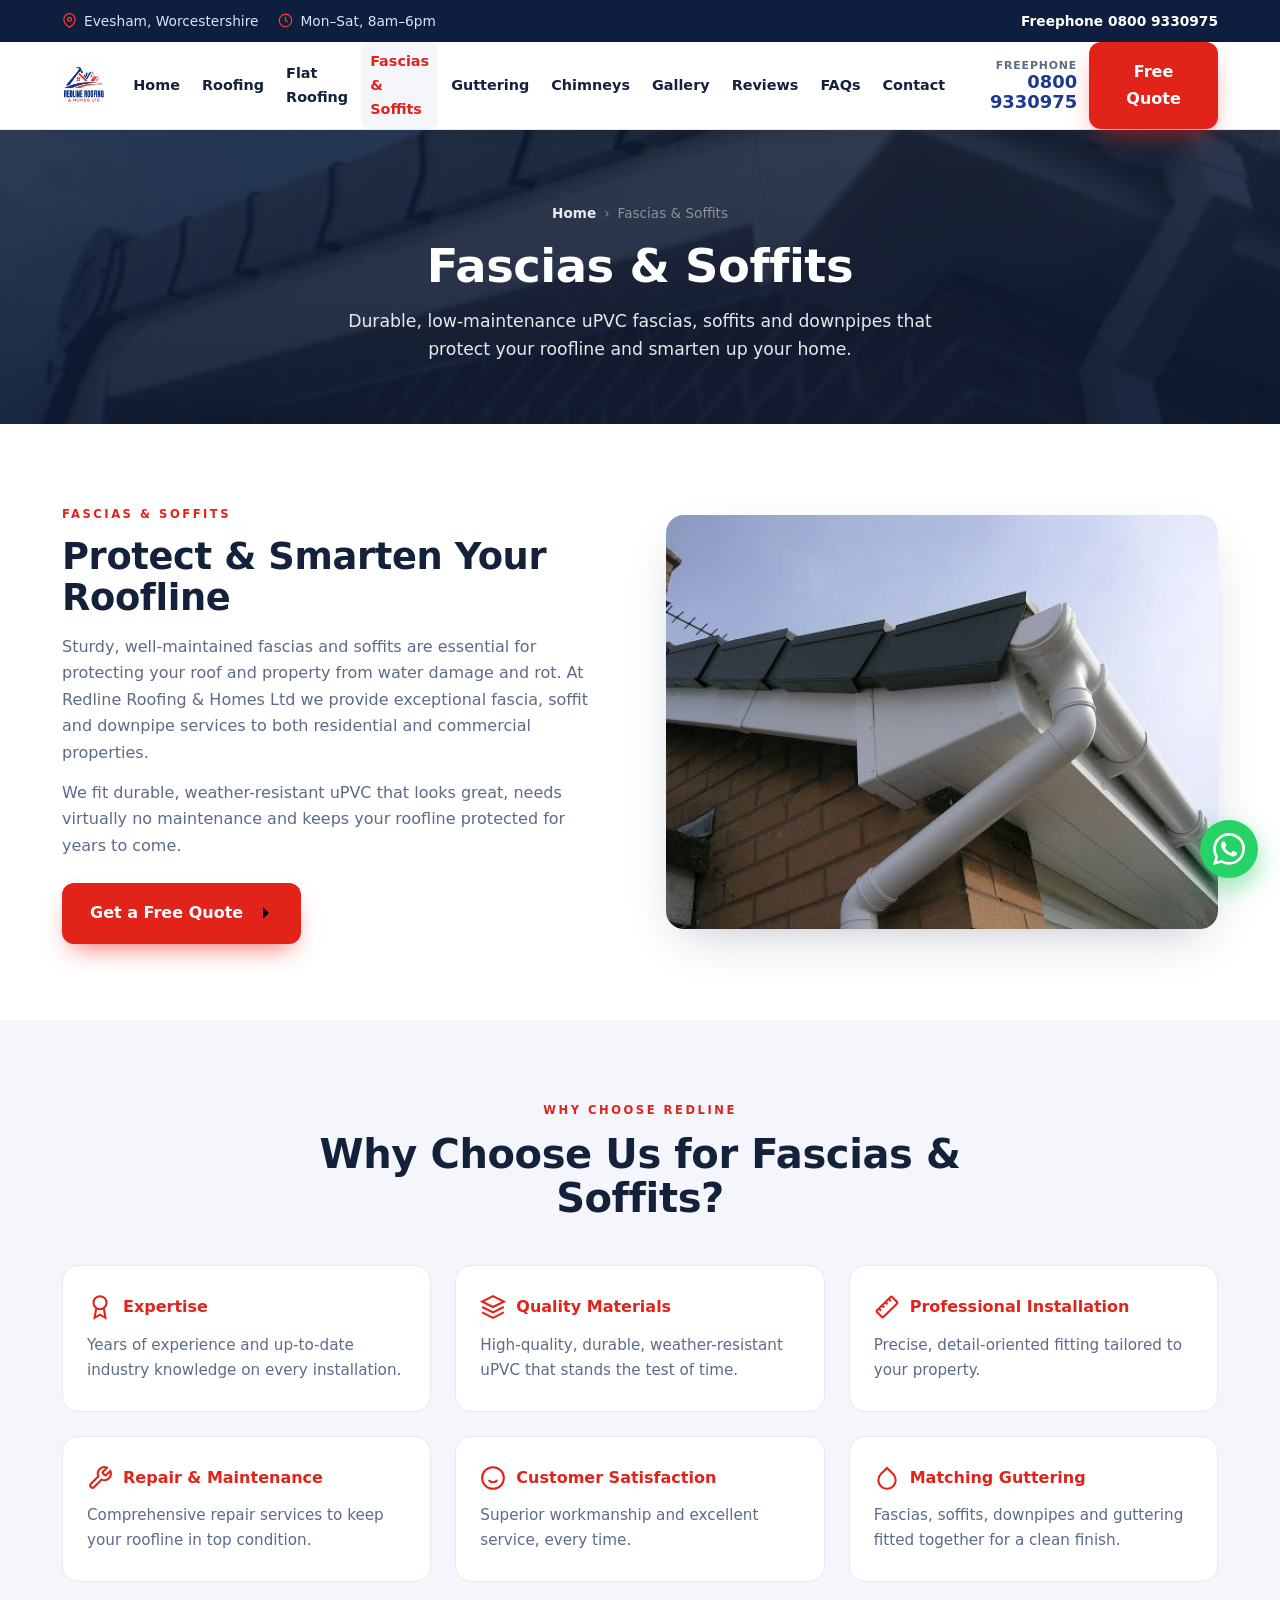
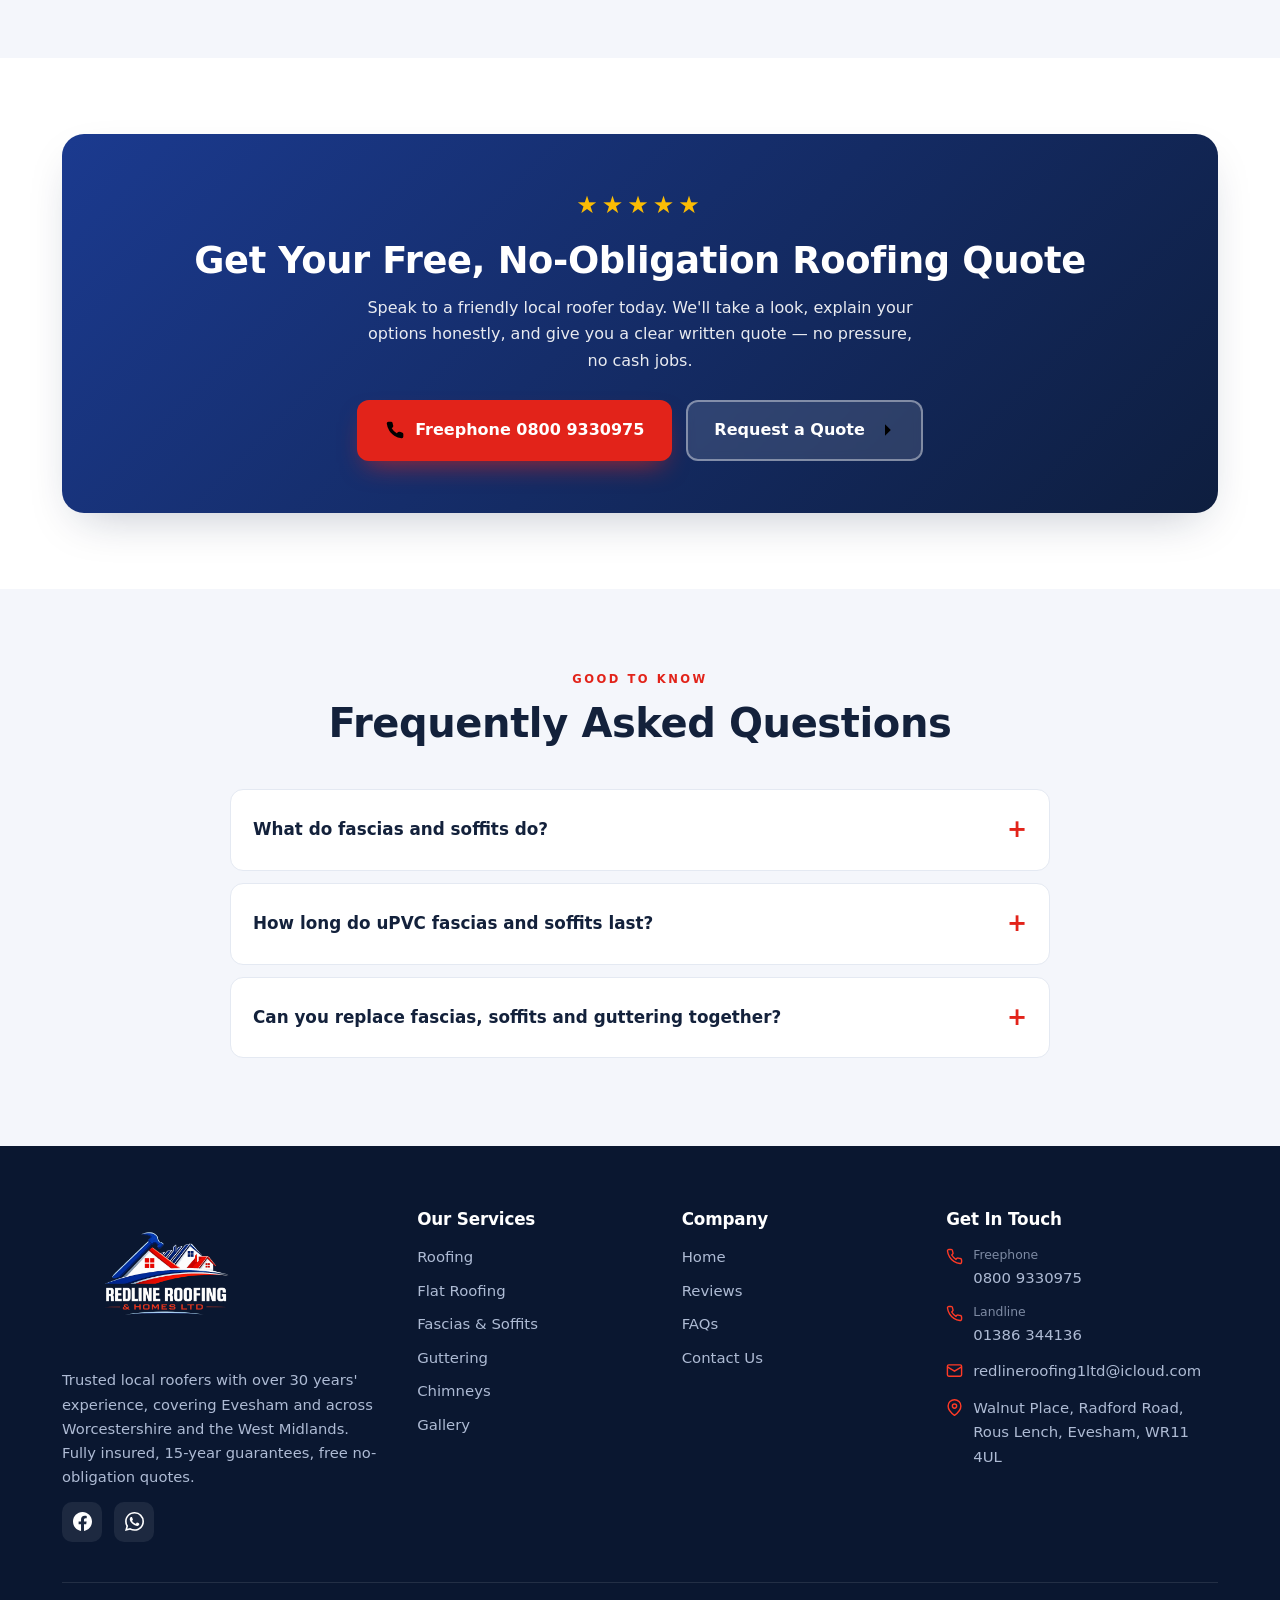
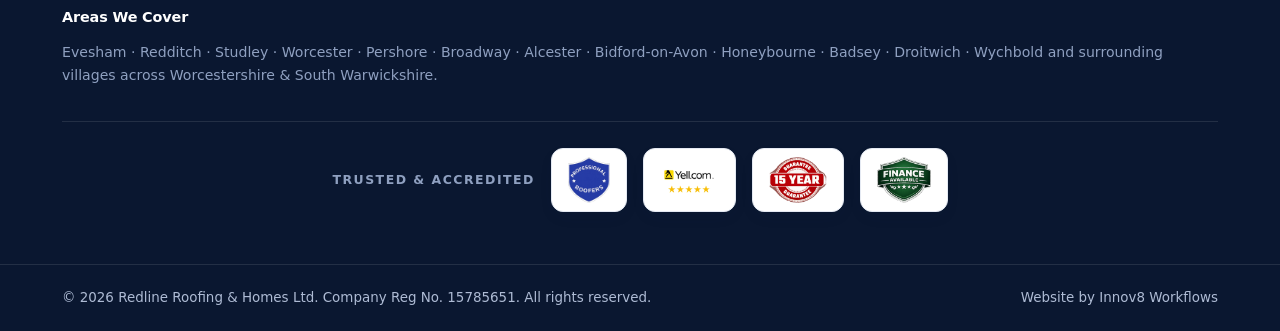
<file: fascias-soffits/index.html>
<!DOCTYPE html><html lang="en-GB"><head>
<meta charset="UTF-8"><meta name="viewport" content="width=device-width, initial-scale=1.0">
<meta http-equiv="Content-Security-Policy" content="default-src 'self'; base-uri 'self'; object-src 'none'; img-src 'self' data: https://www.googletagmanager.com https://*.google-analytics.com; media-src 'self'; style-src 'self' 'unsafe-inline' https://fonts.googleapis.com; font-src 'self' https://fonts.gstatic.com; script-src 'self' 'unsafe-inline' https://www.googletagmanager.com https://crm.innov8workflows.co.uk; connect-src 'self' https://script.google.com https://script.googleusercontent.com https://www.googletagmanager.com https://*.googletagmanager.com https://google-analytics.com https://*.google-analytics.com https://analytics.google.com https://*.analytics.google.com https://crm.innov8workflows.co.uk; form-action 'self'">
<title>Fascias & Soffits in Evesham & Worcestershire | Redline Roofing</title>
<meta name="description" content="uPVC fascias, soffits & downpipes fitted and repaired across Evesham & Worcestershire. Protect your roofline with durable, low-maintenance materials. Fully insured. Free quotes: 0800 9330975.">
<link rel="canonical" href="https://www.redlineroofingandhomesltd.co.uk/fascias-soffits/">
<meta name="robots" content="index,follow">
<meta name="theme-color" content="#0A1730">
<meta name="msvalidate.01" content="E844CCC290C1D96E2EF891435686D1DA">
<!-- Google tag (gtag.js) -->
<script async src="https://www.googletagmanager.com/gtag/js?id=G-ZXZZR6697E"></script>
<script>
  window.dataLayer = window.dataLayer || [];
  function gtag(){dataLayer.push(arguments);}
  gtag('js', new Date());
  gtag('config', 'G-ZXZZR6697E');
</script>
<meta property="og:type" content="website"><meta property="og:site_name" content="Redline Roofing & Homes Ltd">
<meta property="og:title" content="Fascias & Soffits in Evesham & Worcestershire | Redline Roofing"><meta property="og:description" content="uPVC fascias, soffits & downpipes fitted and repaired across Evesham & Worcestershire. Protect your roofline with durable, low-maintenance materials. Fully insured. Free quotes: 0800 9330975.">
<meta property="og:url" content="https://www.redlineroofingandhomesltd.co.uk/fascias-soffits/"><meta property="og:image" content="https://www.redlineroofingandhomesltd.co.uk/assets/img/og-home.jpg">
<meta property="og:image:width" content="1200"><meta property="og:image:height" content="630">
<meta property="og:image:alt" content="Redline Roofing &amp; Homes Ltd — trusted roofers in Evesham &amp; Worcestershire">
<meta name="twitter:card" content="summary_large_image"><meta name="twitter:title" content="Fascias & Soffits in Evesham & Worcestershire | Redline Roofing"><meta name="twitter:description" content="uPVC fascias, soffits & downpipes fitted and repaired across Evesham & Worcestershire. Protect your roofline with durable, low-maintenance materials. Fully insured. Free quotes: 0800 9330975."><meta name="twitter:image" content="https://www.redlineroofingandhomesltd.co.uk/assets/img/og-home.jpg">
<meta name="referrer" content="strict-origin-when-cross-origin">
<link rel="icon" type="image/png" href="../assets/img/favicon.png"><link rel="apple-touch-icon" href="../assets/img/favicon.png">
<link rel="preconnect" href="https://fonts.googleapis.com"><link rel="preconnect" href="https://fonts.gstatic.com" crossorigin>
<link href="https://fonts.googleapis.com/css2?family=Plus+Jakarta+Sans:wght@600;700;800&family=Inter:wght@400;500;600;700&display=swap" rel="stylesheet">
<link rel="stylesheet" href="../assets/site.css">
<script type="application/ld+json">{"@context":"https://schema.org","@graph":[{"@type":"RoofingContractor","@id":"https://www.redlineroofingandhomesltd.co.uk/#business","name":"Redline Roofing & Homes Ltd","image":"https://www.redlineroofingandhomesltd.co.uk/assets/img/hero.jpg","url":"https://www.redlineroofingandhomesltd.co.uk/","logo":"https://www.redlineroofingandhomesltd.co.uk/assets/img/logo.jpg","telephone":"0800 9330975","email":"redlineroofing1ltd@icloud.com","priceRange":"££","address":{"@type":"PostalAddress","streetAddress":"Walnut Place, Radford Road, Rous Lench","addressLocality":"Evesham","addressRegion":"Worcestershire","postalCode":"WR11 4UL","addressCountry":"GB"},"geo":{"@type":"GeoCoordinates","latitude":52.1616,"longitude":-1.9873},"areaServed":[{"@type":"City","name":"Evesham"},{"@type":"City","name":"Redditch"},{"@type":"City","name":"Studley"},{"@type":"City","name":"Worcester"},{"@type":"City","name":"Pershore"},{"@type":"City","name":"Broadway"},{"@type":"City","name":"Alcester"},{"@type":"City","name":"Bidford-on-Avon"},{"@type":"City","name":"Honeybourne"},{"@type":"City","name":"Badsey"},{"@type":"City","name":"Droitwich"},{"@type":"City","name":"Wychbold"}],"openingHoursSpecification":[{"@type":"OpeningHoursSpecification","dayOfWeek":["Monday","Tuesday","Wednesday","Thursday","Friday","Saturday"],"opens":"08:00","closes":"18:00"}],"foundingDate":"2005","slogan":"Your Professional Local Roofers","founder":{"@type":"Person","name":"Levy Price"},"knowsAbout":["Roofing","New roofs","Roof repairs","Flat roofing","EPDM","GRP fibreglass roofing","Fascias and soffits","Guttering","Chimney repairs","Repointing","Leadwork"]},{"@type":"WebPage","@id":"https://www.redlineroofingandhomesltd.co.uk/fascias-soffits/#webpage","url":"https://www.redlineroofingandhomesltd.co.uk/fascias-soffits/","name":"Fascias & Soffits in Evesham & Worcestershire | Redline Roofing","description":"uPVC fascias, soffits & downpipes fitted and repaired across Evesham & Worcestershire. Protect your roofline with durable, low-maintenance materials. Fully insured. Free quotes: 0800 9330975.","isPartOf":{"@id":"https://www.redlineroofingandhomesltd.co.uk/#website"},"about":{"@id":"https://www.redlineroofingandhomesltd.co.uk/#business"}},{"@type":"WebSite","@id":"https://www.redlineroofingandhomesltd.co.uk/#website","url":"https://www.redlineroofingandhomesltd.co.uk/","name":"Redline Roofing & Homes Ltd","publisher":{"@id":"https://www.redlineroofingandhomesltd.co.uk/#business"}},{"@type":"BreadcrumbList","@id":"https://www.redlineroofingandhomesltd.co.uk/fascias-soffits/#breadcrumb","itemListElement":[{"@type":"ListItem","position":1,"name":"Home","item":"https://www.redlineroofingandhomesltd.co.uk/"},{"@type":"ListItem","position":2,"name":"Fascias & Soffits","item":"https://www.redlineroofingandhomesltd.co.uk/fascias-soffits/"}]},{"@type":"Service","name":"Fascias & Soffits","provider":{"@id":"https://www.redlineroofingandhomesltd.co.uk/#business"},"areaServed":[{"@type":"City","name":"Evesham"},{"@type":"City","name":"Redditch"},{"@type":"City","name":"Studley"},{"@type":"City","name":"Worcester"},{"@type":"City","name":"Pershore"},{"@type":"City","name":"Broadway"},{"@type":"City","name":"Alcester"},{"@type":"City","name":"Bidford-on-Avon"},{"@type":"City","name":"Honeybourne"},{"@type":"City","name":"Badsey"},{"@type":"City","name":"Droitwich"},{"@type":"City","name":"Wychbold"}],"description":"uPVC fascias, soffits & downpipes fitted and repaired across Evesham & Worcestershire. Protect your roofline with durable, low-maintenance materials. Fully insured. Free quotes: 0800 9330975.","serviceType":"Fascias & Soffits"},{"@type":"FAQPage","@id":"https://www.redlineroofingandhomesltd.co.uk/fascias-soffits/#faq","mainEntity":[{"@type":"Question","name":"What do fascias and soffits do?","acceptedAnswer":{"@type":"Answer","text":"Fascias support your guttering and cap the roof edge, while soffits close off and ventilate the underside of the roof overhang. Together they protect your roof timbers from water damage and rot."}},{"@type":"Question","name":"How long do uPVC fascias and soffits last?","acceptedAnswer":{"@type":"Answer","text":"Quality uPVC fascias and soffits typically last 25+ years with virtually no maintenance — just an occasional wipe down."}},{"@type":"Question","name":"Can you replace fascias, soffits and guttering together?","acceptedAnswer":{"@type":"Answer","text":"Yes — fitting fascias, soffits, downpipes and guttering together gives the cleanest, most weatherproof finish, and we can do it all in one visit."}}]}]}</script>
</head><body>
<div class="topbar"><div class="wrap">
  <div class="tb-left">
    <span><svg viewBox="0 0 24 24" aria-hidden="true"><path d="M21 10c0 7-9 13-9 13s-9-6-9-13a9 9 0 0 1 18 0z"/><circle cx="12" cy="10" r="3"/></svg>Evesham, Worcestershire</span>
    <span><svg viewBox="0 0 24 24" aria-hidden="true"><circle cx="12" cy="12" r="10"/><polyline points="12 6 12 12 16 14"/></svg>Mon–Sat, 8am–6pm</span>
  </div>
  <div class="tb-right"><a href="tel:08009330975">Freephone 0800 9330975</a></div>
</div></div>
<header class="nav"><div class="wrap">
  <a class="nav-logo" href="../" aria-label="Redline Roofing & Homes Ltd home"><img src="../assets/img/logo.jpg" alt="Redline Roofing & Homes Ltd logo" width="170" height="68"></a>
  <nav class="nav-menu" aria-label="Primary"><a href="../">Home</a><a href="../roofing/">Roofing</a><a href="../flat-roofing/">Flat Roofing</a><a href="../fascias-soffits/" class="active">Fascias & Soffits</a><a href="../guttering/">Guttering</a><a href="../chimneys-repair/">Chimneys</a><a href="../gallery/">Gallery</a><a href="../reviews/">Reviews</a><a href="../faqs/">FAQs</a><a href="../contact-us/">Contact</a></nav>
  <div class="nav-cta">
    <a class="nav-call" href="tel:08009330975"><small>Freephone</small><b>0800 9330975</b></a>
    <a class="btn btn-red" href="../contact-us/">Free Quote</a>
  </div>
  <button class="nav-toggle" aria-label="Menu" aria-expanded="false" onclick="var m=document.getElementById('mm');var o=m.classList.toggle('open');this.setAttribute('aria-expanded',o)"><span></span><span></span><span></span></button>
</div></header>
<div class="mobile-menu" id="mm"><a href="../">Home</a><a href="../roofing/">Roofing</a><a href="../flat-roofing/">Flat Roofing</a><a href="../fascias-soffits/">Fascias & Soffits</a><a href="../guttering/">Guttering</a><a href="../chimneys-repair/">Chimneys</a><a href="../gallery/">Gallery</a><a href="../reviews/">Reviews</a><a href="../faqs/">FAQs</a><a href="../contact-us/">Contact</a><a href="tel:08009330975" style="color:var(--red)">📞 Call 0800 9330975</a></div><section class="page-hero" style="background:url('../assets/img/fascia-1.jpg') center/cover no-repeat #0A1730"><div class="wrap"><div class="crumbs"><a href="../">Home</a><span>›</span><span>Fascias & Soffits</span></div><h1>Fascias &amp; Soffits</h1><p>Durable, low-maintenance uPVC fascias, soffits and downpipes that protect your roofline and smarten up your home.</p></div></section>
<section class="section"><div class="wrap"><div class="split">
  <div class="split-body reveal">
    <span class="eyebrow">Fascias &amp; Soffits</span><h2>Protect &amp; Smarten Your Roofline</h2>
    <p>Sturdy, well-maintained fascias and soffits are essential for protecting your roof and property from water damage and rot. At Redline Roofing & Homes Ltd we provide exceptional fascia, soffit and downpipe services to both residential and commercial properties.</p>
    <p>We fit durable, weather-resistant uPVC that looks great, needs virtually no maintenance and keeps your roofline protected for years to come.</p>
    <a class="btn btn-red" href="../contact-us/">Get a Free Quote <svg viewBox="0 0 24 24" aria-hidden="true"><line x1="5" y1="12" x2="19" y2="12"/><polyline points="12 5 19 12 12 19"/></svg></a>
  </div>
  <div class="split-media reveal"><img src="../assets/img/fascia-2.jpg" alt="New uPVC fascias, soffits and guttering detail in Evesham" loading="lazy"></div>
</div></div></section>
<section class="section mist"><div class="wrap">
  <div class="section-head reveal"><span class="eyebrow">Why Choose Redline</span><h2>Why Choose Us for Fascias &amp; Soffits?</h2></div>
  <div class="feat-grid">
    <div class="feat-card reveal"><div class="n"><svg viewBox="0 0 24 24" aria-hidden="true"><circle cx="12" cy="8" r="6"/><path d="M15.477 12.89 17 22l-5-3-5 3 1.523-9.11"/></svg> Expertise</div><p>Years of experience and up-to-date industry knowledge on every installation.</p></div>
    <div class="feat-card reveal"><div class="n"><svg viewBox="0 0 24 24" aria-hidden="true"><polygon points="12 2 2 7 12 12 22 7 12 2"/><polyline points="2 17 12 22 22 17"/><polyline points="2 12 12 17 22 12"/></svg> Quality Materials</div><p>High-quality, durable, weather-resistant uPVC that stands the test of time.</p></div>
    <div class="feat-card reveal"><div class="n"><svg viewBox="0 0 24 24" aria-hidden="true"><path d="M21.3 8.7 8.7 21.3a1 1 0 0 1-1.4 0l-4.6-4.6a1 1 0 0 1 0-1.4L15.3 2.7a1 1 0 0 1 1.4 0l4.6 4.6a1 1 0 0 1 0 1.4Z"/><path d="m7.5 10.5 2 2M10.5 7.5l2 2M13.5 4.5l2 2M4.5 13.5l2 2"/></svg> Professional Installation</div><p>Precise, detail-oriented fitting tailored to your property.</p></div>
    <div class="feat-card reveal"><div class="n"><svg viewBox="0 0 24 24" aria-hidden="true"><path d="M14.7 6.3a1 1 0 0 0 0 1.4l1.6 1.6a1 1 0 0 0 1.4 0l3.77-3.77a6 6 0 0 1-7.94 7.94l-6.91 6.91a2.12 2.12 0 0 1-3-3l6.91-6.91a6 6 0 0 1 7.94-7.94l-3.76 3.76z"/></svg> Repair &amp; Maintenance</div><p>Comprehensive repair services to keep your roofline in top condition.</p></div>
    <div class="feat-card reveal"><div class="n"><svg viewBox="0 0 24 24" aria-hidden="true"><circle cx="12" cy="12" r="10"/><path d="M8 14s1.5 2 4 2 4-2 4-2"/><line x1="9" y1="9" x2="9.01" y2="9"/><line x1="15" y1="9" x2="15.01" y2="9"/></svg> Customer Satisfaction</div><p>Superior workmanship and excellent service, every time.</p></div>
    <div class="feat-card reveal"><div class="n"><svg viewBox="0 0 24 24" aria-hidden="true"><path d="M12 2.69l5.66 5.66a8 8 0 1 1-11.31 0z"/></svg> Matching Guttering</div><p>Fascias, soffits, downpipes and guttering fitted together for a clean finish.</p></div>
  </div>
</div></section><section class="section"><div class="wrap"><div class="band reveal">
   <div class="stars">★★★★★</div>
   <h2>Get Your Free, No-Obligation Roofing Quote</h2>
   <p>Speak to a friendly local roofer today. We'll take a look, explain your options honestly, and give you a clear written quote — no pressure, no cash jobs.</p>
   <div class="hero-actions">
     <a class="btn btn-red" href="tel:08009330975"><svg viewBox="0 0 24 24" aria-hidden="true"><path d="M22 16.92v3a2 2 0 0 1-2.18 2 19.79 19.79 0 0 1-8.63-3.07 19.5 19.5 0 0 1-6-6 19.79 19.79 0 0 1-3.07-8.67A2 2 0 0 1 4.11 2h3a2 2 0 0 1 2 1.72 12.84 12.84 0 0 0 .7 2.81 2 2 0 0 1-.45 2.11L8.09 9.91a16 16 0 0 0 6 6l1.27-1.27a2 2 0 0 1 2.11-.45 12.84 12.84 0 0 0 2.81.7A2 2 0 0 1 22 16.92z"/></svg> Freephone 0800 9330975</a>
     <a class="btn btn-ghost" href="../contact-us/">Request a Quote <svg viewBox="0 0 24 24" aria-hidden="true"><line x1="5" y1="12" x2="19" y2="12"/><polyline points="12 5 19 12 12 19"/></svg></a>
   </div>
  </div></div></section><section class="section mist"><div class="wrap"><div class="section-head reveal"><span class="eyebrow">Good to know</span><h2>Frequently Asked Questions</h2></div><div class="faq"><details class="reveal"><summary>What do fascias and soffits do?</summary><div class="fa-body">Fascias support your guttering and cap the roof edge, while soffits close off and ventilate the underside of the roof overhang. Together they protect your roof timbers from water damage and rot.</div></details><details class="reveal"><summary>How long do uPVC fascias and soffits last?</summary><div class="fa-body">Quality uPVC fascias and soffits typically last 25+ years with virtually no maintenance — just an occasional wipe down.</div></details><details class="reveal"><summary>Can you replace fascias, soffits and guttering together?</summary><div class="fa-body">Yes — fitting fascias, soffits, downpipes and guttering together gives the cleanest, most weatherproof finish, and we can do it all in one visit.</div></details></div></div></section>
<a class="wa-float" href="https://wa.me/447547575441" target="_blank" rel="noopener" aria-label="WhatsApp us"><svg viewBox="0 0 24 24" aria-hidden="true"><path d="M17.47 14.38c-.3-.15-1.76-.87-2.03-.97-.27-.1-.47-.15-.67.15-.2.3-.77.96-.95 1.16-.17.2-.35.22-.65.07-.3-.15-1.26-.46-2.4-1.48-.89-.79-1.49-1.77-1.66-2.07-.17-.3-.02-.46.13-.61.13-.13.3-.35.45-.52.15-.17.2-.3.3-.5.1-.2.05-.37-.02-.52-.07-.15-.67-1.61-.92-2.21-.24-.58-.49-.5-.67-.51-.17-.01-.37-.01-.57-.01-.2 0-.52.07-.8.37-.27.3-1.04 1.02-1.04 2.48 0 1.46 1.07 2.88 1.22 3.08.15.2 2.1 3.2 5.08 4.49.71.31 1.26.49 1.69.63.71.23 1.36.19 1.87.12.57-.09 1.76-.72 2.01-1.41.25-.7.25-1.29.17-1.41-.07-.13-.27-.2-.57-.35z"/><path d="M20.52 3.45A11.86 11.86 0 0 0 12.04 0C5.46 0 .1 5.35.1 11.93c0 2.1.55 4.15 1.6 5.96L0 24l6.3-1.65a11.9 11.9 0 0 0 5.73 1.46h.01c6.58 0 11.93-5.35 11.94-11.93a11.86 11.86 0 0 0-3.46-8.43zM12.05 21.8h-.01a9.9 9.9 0 0 1-5.04-1.38l-.36-.21-3.74.98 1-3.65-.24-.37a9.86 9.86 0 0 1-1.51-5.25c0-5.46 4.45-9.9 9.91-9.9 2.65 0 5.13 1.03 7 2.9a9.82 9.82 0 0 1 2.9 7c-.01 5.46-4.46 9.9-9.91 9.9z"/></svg></a>
<footer class="footer"><div class="wrap"><div class="foot-grid">
  <div>
    <img class="foot-logo" src="../assets/img/logo-white.png" alt="Redline Roofing & Homes Ltd">
    <p>Trusted local roofers with over 30 years' experience, covering Evesham and across Worcestershire and the West Midlands. Fully insured, 15-year guarantees, free no-obligation quotes.</p>
    <div class="foot-social">
      <a href="https://www.facebook.com/redlineroofingandhomesltd/reviews" target="_blank" rel="noopener" aria-label="Facebook"><svg viewBox="0 0 24 24" aria-hidden="true"><path d="M24 12.07C24 5.4 18.63 0 12 0S0 5.4 0 12.07C0 18.1 4.39 23.09 10.13 24v-8.44H7.08v-3.49h3.05V9.41c0-3.02 1.79-4.69 4.53-4.69 1.31 0 2.68.24 2.68.24v2.97h-1.5c-1.49 0-1.96.93-1.96 1.89v2.25h3.32l-.53 3.49h-2.79V24C19.61 23.09 24 18.1 24 12.07z"/></svg></a>
      <a href="https://wa.me/447547575441" target="_blank" rel="noopener" aria-label="WhatsApp"><svg viewBox="0 0 24 24" aria-hidden="true"><path d="M17.47 14.38c-.3-.15-1.76-.87-2.03-.97-.27-.1-.47-.15-.67.15-.2.3-.77.96-.95 1.16-.17.2-.35.22-.65.07-.3-.15-1.26-.46-2.4-1.48-.89-.79-1.49-1.77-1.66-2.07-.17-.3-.02-.46.13-.61.13-.13.3-.35.45-.52.15-.17.2-.3.3-.5.1-.2.05-.37-.02-.52-.07-.15-.67-1.61-.92-2.21-.24-.58-.49-.5-.67-.51-.17-.01-.37-.01-.57-.01-.2 0-.52.07-.8.37-.27.3-1.04 1.02-1.04 2.48 0 1.46 1.07 2.88 1.22 3.08.15.2 2.1 3.2 5.08 4.49.71.31 1.26.49 1.69.63.71.23 1.36.19 1.87.12.57-.09 1.76-.72 2.01-1.41.25-.7.25-1.29.17-1.41-.07-.13-.27-.2-.57-.35z"/><path d="M20.52 3.45A11.86 11.86 0 0 0 12.04 0C5.46 0 .1 5.35.1 11.93c0 2.1.55 4.15 1.6 5.96L0 24l6.3-1.65a11.9 11.9 0 0 0 5.73 1.46h.01c6.58 0 11.93-5.35 11.94-11.93a11.86 11.86 0 0 0-3.46-8.43zM12.05 21.8h-.01a9.9 9.9 0 0 1-5.04-1.38l-.36-.21-3.74.98 1-3.65-.24-.37a9.86 9.86 0 0 1-1.51-5.25c0-5.46 4.45-9.9 9.91-9.9 2.65 0 5.13 1.03 7 2.9a9.82 9.82 0 0 1 2.9 7c-.01 5.46-4.46 9.9-9.91 9.9z"/></svg></a>
    </div>
  </div>
  <div><h4>Our Services</h4><ul class="foot-links"><a href="../roofing/">Roofing</a><a href="../flat-roofing/">Flat Roofing</a><a href="../fascias-soffits/">Fascias & Soffits</a><a href="../guttering/">Guttering</a><a href="../chimneys-repair/">Chimneys</a><a href="../gallery/">Gallery</a></ul></div>
  <div><h4>Company</h4><ul class="foot-links">
    <a href="../">Home</a><a href="../reviews/">Reviews</a><a href="../faqs/">FAQs</a><a href="../contact-us/">Contact Us</a>
  </ul></div>
  <div><h4>Get In Touch</h4><ul class="foot-contact" style="list-style:none">
    <li><svg viewBox="0 0 24 24" aria-hidden="true"><path d="M22 16.92v3a2 2 0 0 1-2.18 2 19.79 19.79 0 0 1-8.63-3.07 19.5 19.5 0 0 1-6-6 19.79 19.79 0 0 1-3.07-8.67A2 2 0 0 1 4.11 2h3a2 2 0 0 1 2 1.72 12.84 12.84 0 0 0 .7 2.81 2 2 0 0 1-.45 2.11L8.09 9.91a16 16 0 0 0 6 6l1.27-1.27a2 2 0 0 1 2.11-.45 12.84 12.84 0 0 0 2.81.7A2 2 0 0 1 22 16.92z"/></svg><span><small style="display:block;opacity:.7">Freephone</small><a href="tel:08009330975">0800 9330975</a></span></li>
    <li><svg viewBox="0 0 24 24" aria-hidden="true"><path d="M22 16.92v3a2 2 0 0 1-2.18 2 19.79 19.79 0 0 1-8.63-3.07 19.5 19.5 0 0 1-6-6 19.79 19.79 0 0 1-3.07-8.67A2 2 0 0 1 4.11 2h3a2 2 0 0 1 2 1.72 12.84 12.84 0 0 0 .7 2.81 2 2 0 0 1-.45 2.11L8.09 9.91a16 16 0 0 0 6 6l1.27-1.27a2 2 0 0 1 2.11-.45 12.84 12.84 0 0 0 2.81.7A2 2 0 0 1 22 16.92z"/></svg><span><small style="display:block;opacity:.7">Landline</small><a href="tel:01386344136">01386 344136</a></span></li>
    <li><svg viewBox="0 0 24 24" aria-hidden="true"><rect x="2" y="4" width="20" height="16" rx="2"/><path d="m22 7-10 6L2 7"/></svg><a href="mailto:redlineroofing1ltd@icloud.com">redlineroofing1ltd@icloud.com</a></li>
    <li><svg viewBox="0 0 24 24" aria-hidden="true"><path d="M21 10c0 7-9 13-9 13s-9-6-9-13a9 9 0 0 1 18 0z"/><circle cx="12" cy="10" r="3"/></svg><span>Walnut Place, Radford Road, Rous Lench, Evesham, WR11 4UL</span></li>
  </ul></div>
</div>
<div class="foot-areas" style="margin-top:40px;padding-top:26px;border-top:1px solid rgba(255,255,255,.1)"><h4 style="font-size:.9rem">Areas We Cover</h4><p style="font-size:.88rem;color:#8fa0c0">Evesham · Redditch · Studley · Worcester · Pershore · Broadway · Alcester · Bidford-on-Avon · Honeybourne · Badsey · Droitwich · Wychbold and surrounding villages across Worcestershire &amp; South Warwickshire.</p></div><div class="foot-accred"><span>Trusted &amp; Accredited</span><div class="acc-chip sm"><img src="../assets/img/acc-badge.png" alt="Professional roofers badge"></div><div class="acc-chip sm"><img src="../assets/img/acc-yell.png" alt="Listed on Yell"></div><div class="acc-chip sm"><img src="../assets/img/acc-guarantee.png" alt="15-year workmanship guarantee"></div><div class="acc-chip sm"><img src="../assets/img/acc-finance.png" alt="Finance available"></div></div>
</div>
<div class="foot-bottom"><div class="wrap">
  <span>© 2026 Redline Roofing & Homes Ltd. Company Reg No. 15785651. All rights reserved.</span>
  <span>Website by <a href="https://innov8workflows.co.uk" target="_blank" rel="noopener">Innov8 Workflows</a></span>
</div></div>
</footer>
<script>
document.querySelectorAll('#mm a').forEach(function(a){a.addEventListener('click',function(){document.getElementById('mm').classList.remove('open')})});
(function(){var e=[].slice.call(document.querySelectorAll('.reveal'));if(!('IntersectionObserver' in window)){e.forEach(function(x){x.classList.add('in')});return}var o=new IntersectionObserver(function(es){es.forEach(function(en){if(en.isIntersecting){en.target.classList.add('in');o.unobserve(en.target)}})},{threshold:.12});e.forEach(function(x){o.observe(x)})})();
(function(){var vids=[].slice.call(document.querySelectorAll('.ba-vid video'));if(!vids.length)return;function play(v){var p=v.play();if(p&&p.catch)p.catch(function(){})}if(!('IntersectionObserver' in window)){vids.forEach(play);return}var o=new IntersectionObserver(function(es){es.forEach(function(en){if(en.isIntersecting)play(en.target);else en.target.pause()})},{threshold:.35});vids.forEach(function(v){o.observe(v)})})();
(function(){var root=document.querySelector('[data-rev]');if(!root)return;var track=root.querySelector('.rev-track'),dots=root.parentNode.querySelector('.rev-dots'),cards=[].slice.call(track.children);var page=0,timer;function pv(){return window.matchMedia('(min-width:961px)').matches?3:window.matchMedia('(min-width:641px)').matches?2:1}function pages(){return Math.ceil(cards.length/pv())}function render(){var mx=Math.max(0,(cards.length-pv())*(100/pv()));var sh=Math.min(page*100,mx);track.style.transform='translateX(-'+sh+'%)';[].slice.call(dots.children).forEach(function(d,i){d.className=i===page?'on':''})}function build(){dots.innerHTML='';for(var i=0;i<pages();i++){(function(i){var b=document.createElement('button');b.setAttribute('aria-label','Go to slide '+(i+1));b.addEventListener('click',function(){page=i;render();reset()});dots.appendChild(b)})(i)}if(page>=pages())page=pages()-1;render()}function go(d){var n=pages();page=(page+d+n)%n;render()}function reset(){clearInterval(timer);timer=setInterval(function(){go(1)},5000)}root.querySelector('.prev').addEventListener('click',function(){go(-1);reset()});root.querySelector('.next').addEventListener('click',function(){go(1);reset()});root.addEventListener('mouseenter',function(){clearInterval(timer)});root.addEventListener('mouseleave',reset);var x0=null;root.addEventListener('touchstart',function(e){x0=e.touches[0].clientX},{passive:true});root.addEventListener('touchend',function(e){if(x0===null)return;var dx=e.changedTouches[0].clientX-x0;if(Math.abs(dx)>40){go(dx<0?1:-1);reset()}x0=null});var rt;window.addEventListener('resize',function(){clearTimeout(rt);rt=setTimeout(build,200)});build();reset()})();
var qf=document.getElementById('quoteForm');
if(qf){qf.addEventListener('submit',function(e){e.preventDefault();var f=this;var msg='New enquiry from the website%0a%0aName: '+encodeURIComponent(f.name.value)+'%0aPhone: '+encodeURIComponent(f.phone.value)+'%0aService: '+encodeURIComponent(f.service.value)+'%0aDetails: '+encodeURIComponent(f.message.value);window.open('https://wa.me/447547575441?text='+msg,'_blank');f.reset();var b=f.querySelector('button[type=submit]');b.textContent='Opening WhatsApp…';setTimeout(function(){b.textContent='Send My Enquiry'},2500);});}
</script>
<!-- Lead logger -> Google Sheet (Apps Script) -->
<script>
(function(){
  var LEAD_URL='https://script.google.com/macros/s/AKfycbxzw7p2XNIn0cgzWnAfyxzSPaNN6l9PL2bSHvyesjcseEUmU2Z1HqtDaLNAItKTbBS9mA/exec';

  /* NEVER navigator.sendBeacon here - it silently drops the /exec cross-origin
     302 while returning true, so leads vanish with no error anywhere. */
  function sendLead(d){
    try{
      d.page = location.pathname || '/';
      fetch(LEAD_URL,{method:'POST',mode:'no-cors',keepalive:true,
        headers:{'Content-Type':'text/plain;charset=UTF-8'},
        body:JSON.stringify(d)});
    }catch(e){}
    /* mirror the same action into GA4 as a conversion event */
    try{
      if(typeof gtag==='function'){
        var ev = d.type==='Quote form'    ? 'generate_lead'
               : d.type==='Call click'    ? 'click_to_call'
               : d.type==='WhatsApp click'? 'click_whatsapp' : '';
        if(ev) gtag('event',ev,{lead_source:d.source||'',page_path:d.page||''});
      }
    }catch(e){}
  }

  function where(el){
    if(!el||!el.closest) return 'page';
    if(el.closest('.wa-float')) return 'whatsapp widget';
    if(el.closest('.topbar')) return 'top bar';
    if(el.closest('.nav')) return 'nav';
    if(el.closest('.hero')) return 'hero';
    if(el.closest('.page-hero')) return 'page hero';
    if(el.closest('form')) return 'contact form';
    if(el.closest('.finalcta')) return 'bottom CTA';
    if(el.closest('.band')) return 'CTA band';
    if(el.closest('.contact-info')) return 'contact details';
    if(el.closest('footer')) return 'footer';
    return 'page';
  }

  /* Capture phase, so the row is sent before the tel:/wa.me navigation
     tears the page down. keepalive is what lets it survive unload. */
  document.addEventListener('click',function(e){
    var t=e.target; if(!t||!t.closest) return;
    var a=t.closest('a'); if(!a) return;
    var h=a.getAttribute('href')||'';
    if(h.indexOf('tel:')===0){
      sendLead({type:'Call click',phone:h.replace('tel:',''),source:where(a)});
    } else if(h.indexOf('wa.me')>-1){
      sendLead({type:'WhatsApp click',source:where(a)});
    }
  },true);

  /* Capture phase on document fires BEFORE the form's own submit handler,
     so the values are read before that handler calls f.reset(). */
  document.addEventListener('submit',function(e){
    var f=e.target; if(!f||f.id!=='quoteForm') return;
    function v(id){var el=document.getElementById(id);return el?String(el.value||'').trim():'';}
    sendLead({type:'Quote form',name:v('qname'),phone:v('qphone'),
      service:v('qservice'),details:v('qmsg'),source:'contact form'});
  },true);
})();
</script>
<script defer src="https://crm.innov8workflows.co.uk/track.js" data-id="proj_4688c9eda4bf"></script>
</body></html>
</file>
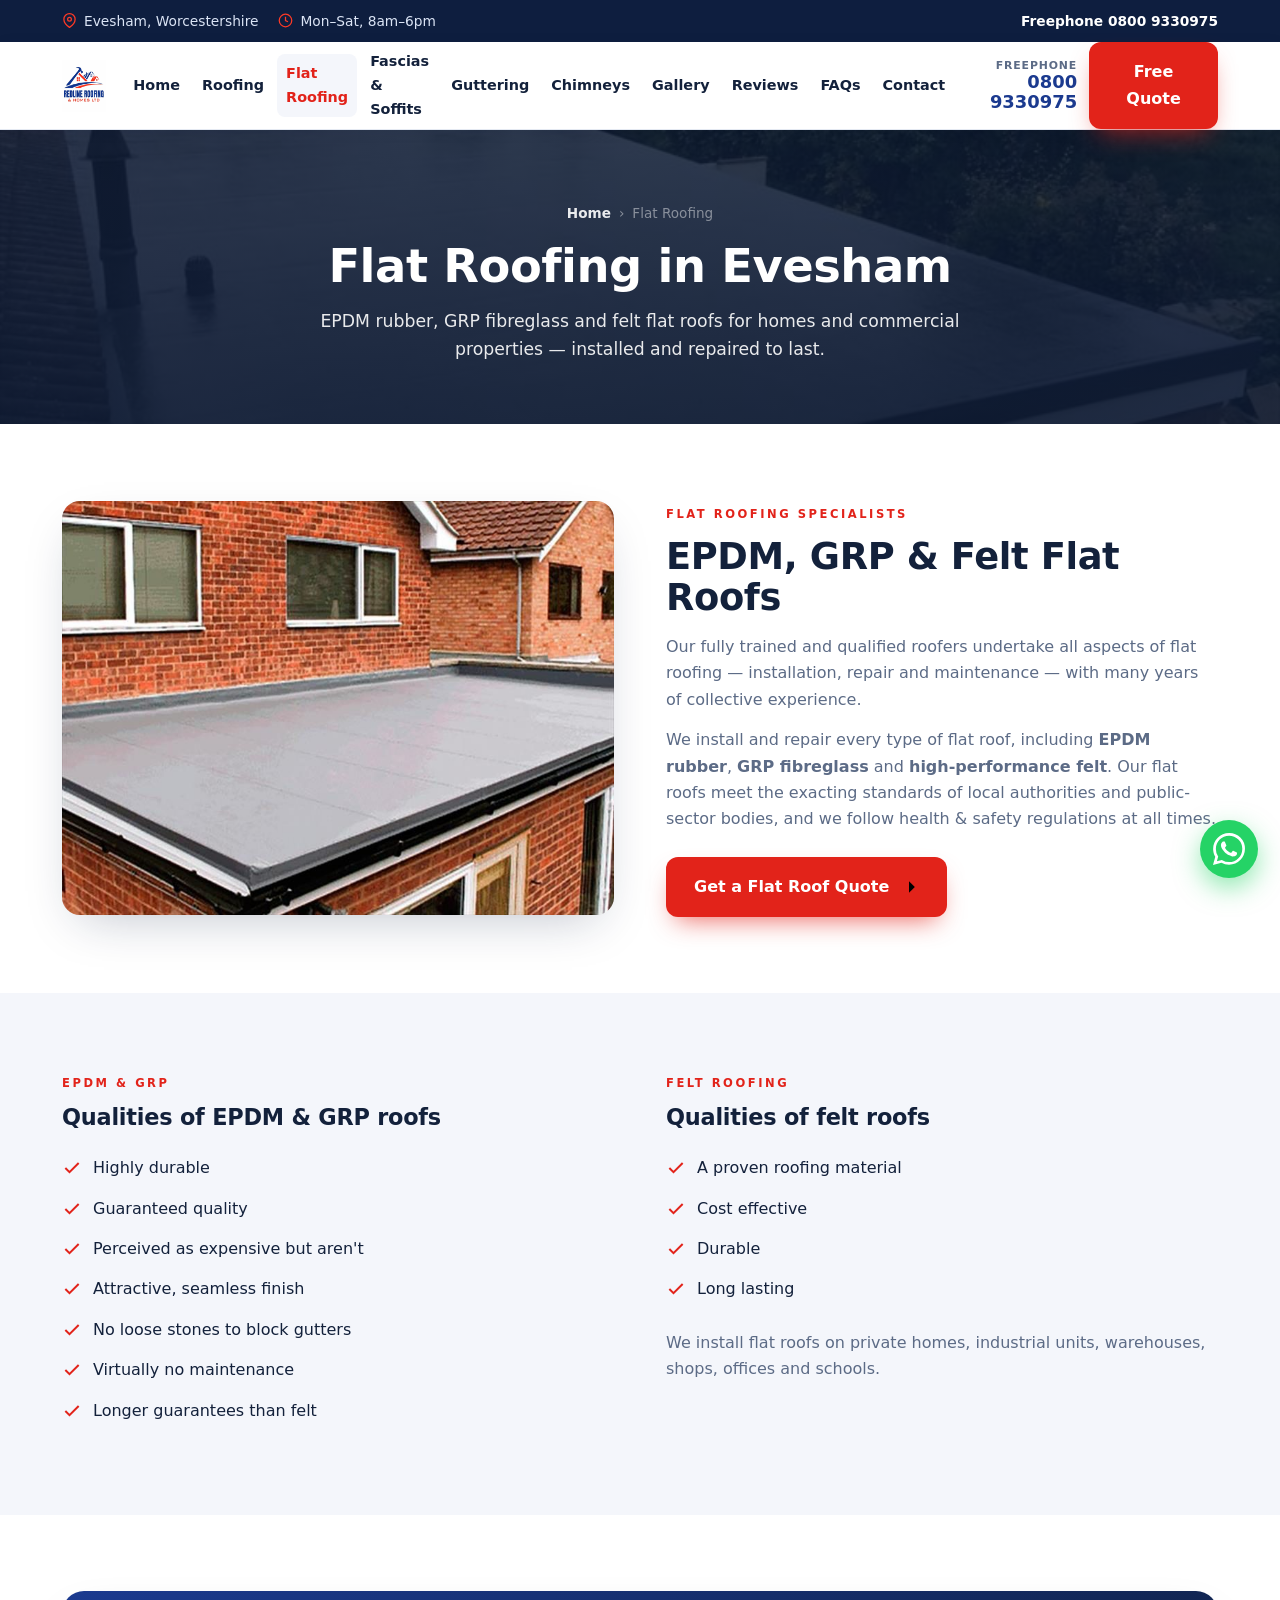
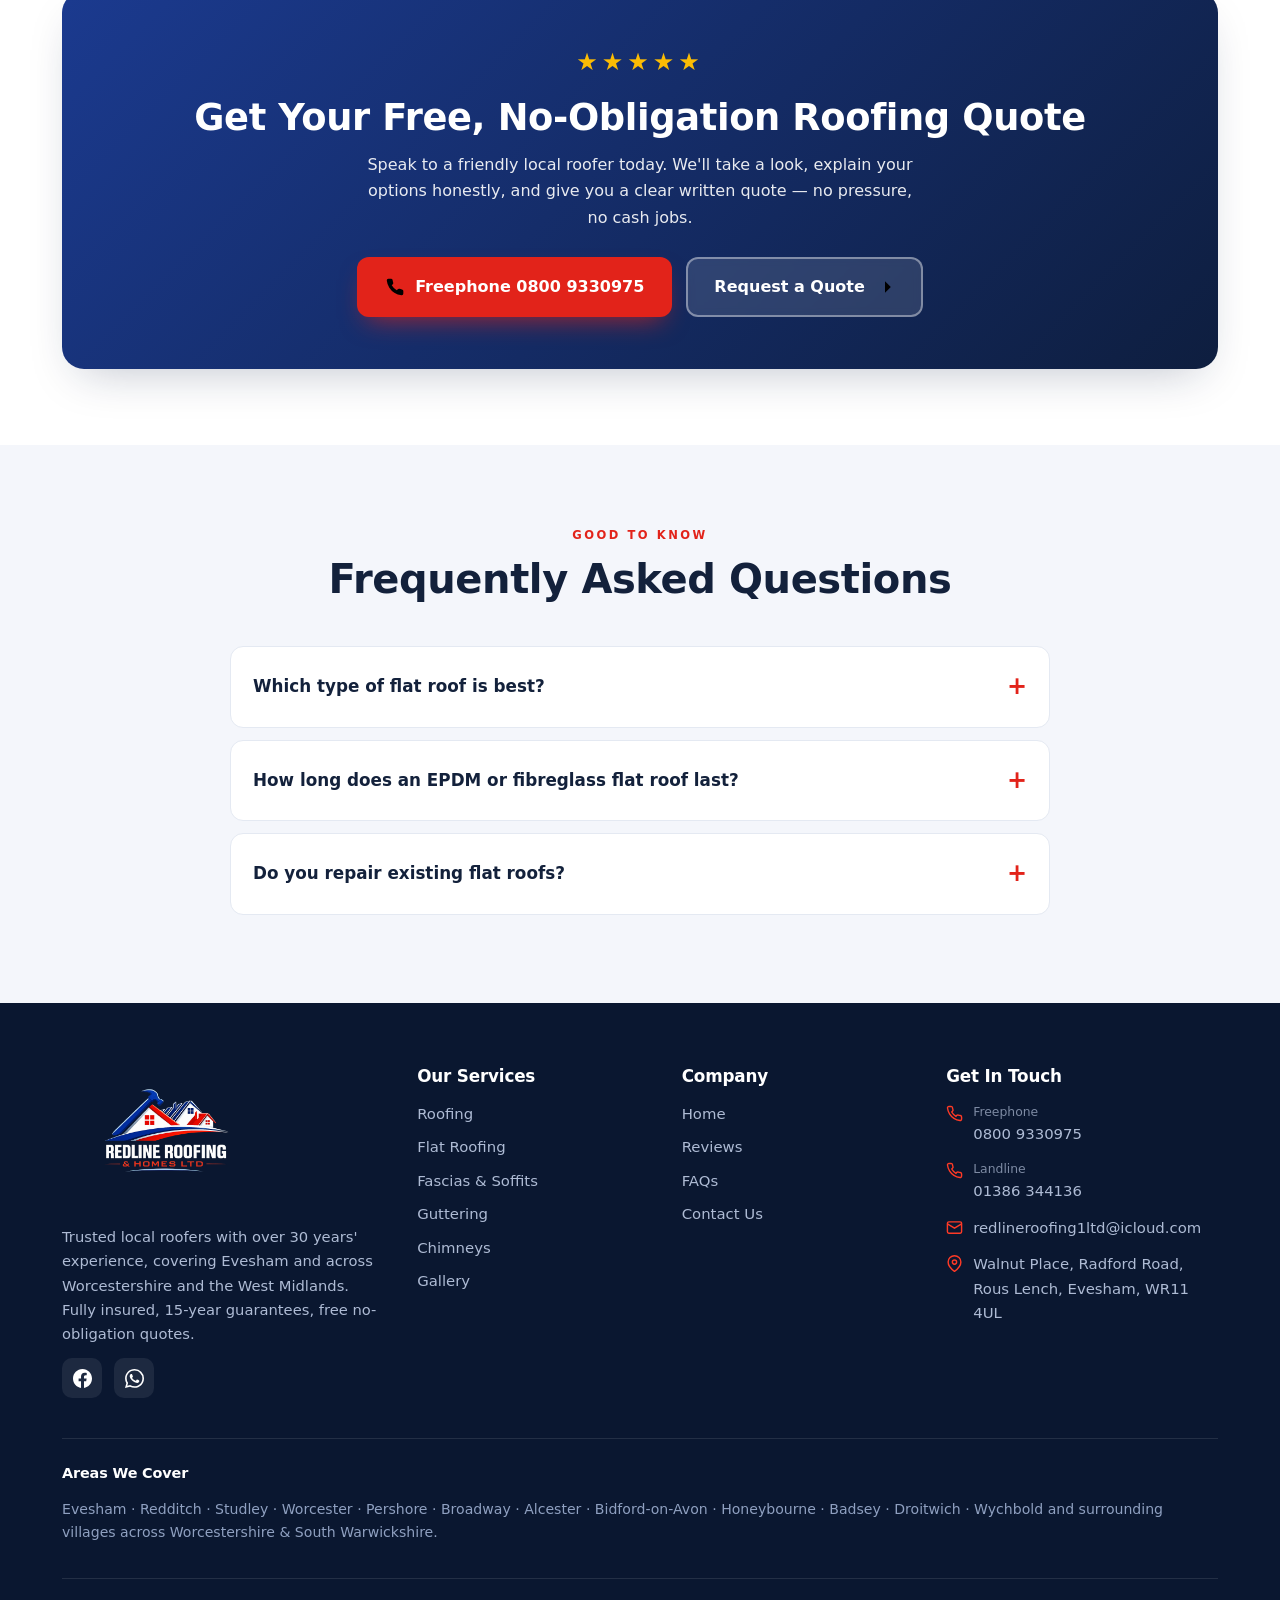
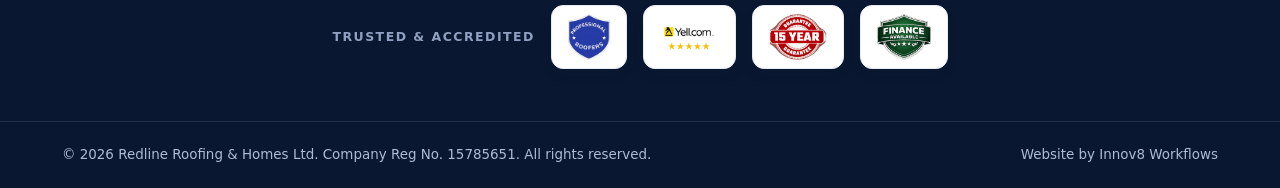
<file: flat-roofing/index.html>
<!DOCTYPE html><html lang="en-GB"><head>
<meta charset="UTF-8"><meta name="viewport" content="width=device-width, initial-scale=1.0">
<meta http-equiv="Content-Security-Policy" content="default-src 'self'; base-uri 'self'; object-src 'none'; img-src 'self' data: https://www.googletagmanager.com https://*.google-analytics.com; media-src 'self'; style-src 'self' 'unsafe-inline' https://fonts.googleapis.com; font-src 'self' https://fonts.gstatic.com; script-src 'self' 'unsafe-inline' https://www.googletagmanager.com https://crm.innov8workflows.co.uk; connect-src 'self' https://script.google.com https://script.googleusercontent.com https://www.googletagmanager.com https://*.googletagmanager.com https://google-analytics.com https://*.google-analytics.com https://analytics.google.com https://*.analytics.google.com https://crm.innov8workflows.co.uk; form-action 'self'">
<title>Flat Roofing — EPDM, GRP & Felt | Evesham | Redline Roofing</title>
<meta name="description" content="Flat roofing specialists in Evesham & Worcestershire. EPDM rubber, GRP fibreglass and high-performance felt flat roofs installed, repaired & maintained. Fully insured. Free quotes: 0800 9330975.">
<link rel="canonical" href="https://www.redlineroofingandhomesltd.co.uk/flat-roofing/">
<meta name="robots" content="index,follow">
<meta name="theme-color" content="#0A1730">
<meta name="msvalidate.01" content="E844CCC290C1D96E2EF891435686D1DA">
<!-- Google tag (gtag.js) -->
<script async src="https://www.googletagmanager.com/gtag/js?id=G-ZXZZR6697E"></script>
<script>
  window.dataLayer = window.dataLayer || [];
  function gtag(){dataLayer.push(arguments);}
  gtag('js', new Date());
  gtag('config', 'G-ZXZZR6697E');
</script>
<meta property="og:type" content="website"><meta property="og:site_name" content="Redline Roofing & Homes Ltd">
<meta property="og:title" content="Flat Roofing — EPDM, GRP & Felt | Evesham | Redline Roofing"><meta property="og:description" content="Flat roofing specialists in Evesham & Worcestershire. EPDM rubber, GRP fibreglass and high-performance felt flat roofs installed, repaired & maintained. Fully insured. Free quotes: 0800 9330975.">
<meta property="og:url" content="https://www.redlineroofingandhomesltd.co.uk/flat-roofing/"><meta property="og:image" content="https://www.redlineroofingandhomesltd.co.uk/assets/img/og-home.jpg">
<meta property="og:image:width" content="1200"><meta property="og:image:height" content="630">
<meta property="og:image:alt" content="Redline Roofing &amp; Homes Ltd — trusted roofers in Evesham &amp; Worcestershire">
<meta name="twitter:card" content="summary_large_image"><meta name="twitter:title" content="Flat Roofing — EPDM, GRP & Felt | Evesham | Redline Roofing"><meta name="twitter:description" content="Flat roofing specialists in Evesham & Worcestershire. EPDM rubber, GRP fibreglass and high-performance felt flat roofs installed, repaired & maintained. Fully insured. Free quotes: 0800 9330975."><meta name="twitter:image" content="https://www.redlineroofingandhomesltd.co.uk/assets/img/og-home.jpg">
<meta name="referrer" content="strict-origin-when-cross-origin">
<link rel="icon" type="image/png" href="../assets/img/favicon.png"><link rel="apple-touch-icon" href="../assets/img/favicon.png">
<link rel="preconnect" href="https://fonts.googleapis.com"><link rel="preconnect" href="https://fonts.gstatic.com" crossorigin>
<link href="https://fonts.googleapis.com/css2?family=Plus+Jakarta+Sans:wght@600;700;800&family=Inter:wght@400;500;600;700&display=swap" rel="stylesheet">
<link rel="stylesheet" href="../assets/site.css">
<script type="application/ld+json">{"@context":"https://schema.org","@graph":[{"@type":"RoofingContractor","@id":"https://www.redlineroofingandhomesltd.co.uk/#business","name":"Redline Roofing & Homes Ltd","image":"https://www.redlineroofingandhomesltd.co.uk/assets/img/hero.jpg","url":"https://www.redlineroofingandhomesltd.co.uk/","logo":"https://www.redlineroofingandhomesltd.co.uk/assets/img/logo.jpg","telephone":"0800 9330975","email":"redlineroofing1ltd@icloud.com","priceRange":"££","address":{"@type":"PostalAddress","streetAddress":"Walnut Place, Radford Road, Rous Lench","addressLocality":"Evesham","addressRegion":"Worcestershire","postalCode":"WR11 4UL","addressCountry":"GB"},"geo":{"@type":"GeoCoordinates","latitude":52.1616,"longitude":-1.9873},"areaServed":[{"@type":"City","name":"Evesham"},{"@type":"City","name":"Redditch"},{"@type":"City","name":"Studley"},{"@type":"City","name":"Worcester"},{"@type":"City","name":"Pershore"},{"@type":"City","name":"Broadway"},{"@type":"City","name":"Alcester"},{"@type":"City","name":"Bidford-on-Avon"},{"@type":"City","name":"Honeybourne"},{"@type":"City","name":"Badsey"},{"@type":"City","name":"Droitwich"},{"@type":"City","name":"Wychbold"}],"openingHoursSpecification":[{"@type":"OpeningHoursSpecification","dayOfWeek":["Monday","Tuesday","Wednesday","Thursday","Friday","Saturday"],"opens":"08:00","closes":"18:00"}],"foundingDate":"2005","slogan":"Your Professional Local Roofers","founder":{"@type":"Person","name":"Levy Price"},"knowsAbout":["Roofing","New roofs","Roof repairs","Flat roofing","EPDM","GRP fibreglass roofing","Fascias and soffits","Guttering","Chimney repairs","Repointing","Leadwork"]},{"@type":"WebPage","@id":"https://www.redlineroofingandhomesltd.co.uk/flat-roofing/#webpage","url":"https://www.redlineroofingandhomesltd.co.uk/flat-roofing/","name":"Flat Roofing — EPDM, GRP & Felt | Evesham | Redline Roofing","description":"Flat roofing specialists in Evesham & Worcestershire. EPDM rubber, GRP fibreglass and high-performance felt flat roofs installed, repaired & maintained. Fully insured. Free quotes: 0800 9330975.","isPartOf":{"@id":"https://www.redlineroofingandhomesltd.co.uk/#website"},"about":{"@id":"https://www.redlineroofingandhomesltd.co.uk/#business"}},{"@type":"WebSite","@id":"https://www.redlineroofingandhomesltd.co.uk/#website","url":"https://www.redlineroofingandhomesltd.co.uk/","name":"Redline Roofing & Homes Ltd","publisher":{"@id":"https://www.redlineroofingandhomesltd.co.uk/#business"}},{"@type":"BreadcrumbList","@id":"https://www.redlineroofingandhomesltd.co.uk/flat-roofing/#breadcrumb","itemListElement":[{"@type":"ListItem","position":1,"name":"Home","item":"https://www.redlineroofingandhomesltd.co.uk/"},{"@type":"ListItem","position":2,"name":"Flat Roofing","item":"https://www.redlineroofingandhomesltd.co.uk/flat-roofing/"}]},{"@type":"Service","name":"Flat Roofing","provider":{"@id":"https://www.redlineroofingandhomesltd.co.uk/#business"},"areaServed":[{"@type":"City","name":"Evesham"},{"@type":"City","name":"Redditch"},{"@type":"City","name":"Studley"},{"@type":"City","name":"Worcester"},{"@type":"City","name":"Pershore"},{"@type":"City","name":"Broadway"},{"@type":"City","name":"Alcester"},{"@type":"City","name":"Bidford-on-Avon"},{"@type":"City","name":"Honeybourne"},{"@type":"City","name":"Badsey"},{"@type":"City","name":"Droitwich"},{"@type":"City","name":"Wychbold"}],"description":"Flat roofing specialists in Evesham & Worcestershire. EPDM rubber, GRP fibreglass and high-performance felt flat roofs installed, repaired & maintained. Fully insured. Free quotes: 0800 9330975.","serviceType":"Flat Roofing"},{"@type":"FAQPage","@id":"https://www.redlineroofingandhomesltd.co.uk/flat-roofing/#faq","mainEntity":[{"@type":"Question","name":"Which type of flat roof is best?","acceptedAnswer":{"@type":"Answer","text":"EPDM rubber and GRP fibreglass are extremely durable, seamless and virtually maintenance-free with long guarantees, while felt remains a proven, cost-effective option. We'll recommend the best fit for your roof and budget."}},{"@type":"Question","name":"How long does an EPDM or fibreglass flat roof last?","acceptedAnswer":{"@type":"Answer","text":"Well-installed EPDM and GRP flat roofs can last 25–30+ years, which is why they often carry longer guarantees than traditional felt."}},{"@type":"Question","name":"Do you repair existing flat roofs?","acceptedAnswer":{"@type":"Answer","text":"Yes — we install, repair and maintain all types of flat roof on homes, extensions, garages, industrial units, shops and offices."}}]}]}</script>
</head><body>
<div class="topbar"><div class="wrap">
  <div class="tb-left">
    <span><svg viewBox="0 0 24 24" aria-hidden="true"><path d="M21 10c0 7-9 13-9 13s-9-6-9-13a9 9 0 0 1 18 0z"/><circle cx="12" cy="10" r="3"/></svg>Evesham, Worcestershire</span>
    <span><svg viewBox="0 0 24 24" aria-hidden="true"><circle cx="12" cy="12" r="10"/><polyline points="12 6 12 12 16 14"/></svg>Mon–Sat, 8am–6pm</span>
  </div>
  <div class="tb-right"><a href="tel:08009330975">Freephone 0800 9330975</a></div>
</div></div>
<header class="nav"><div class="wrap">
  <a class="nav-logo" href="../" aria-label="Redline Roofing & Homes Ltd home"><img src="../assets/img/logo.jpg" alt="Redline Roofing & Homes Ltd logo" width="170" height="68"></a>
  <nav class="nav-menu" aria-label="Primary"><a href="../">Home</a><a href="../roofing/">Roofing</a><a href="../flat-roofing/" class="active">Flat Roofing</a><a href="../fascias-soffits/">Fascias & Soffits</a><a href="../guttering/">Guttering</a><a href="../chimneys-repair/">Chimneys</a><a href="../gallery/">Gallery</a><a href="../reviews/">Reviews</a><a href="../faqs/">FAQs</a><a href="../contact-us/">Contact</a></nav>
  <div class="nav-cta">
    <a class="nav-call" href="tel:08009330975"><small>Freephone</small><b>0800 9330975</b></a>
    <a class="btn btn-red" href="../contact-us/">Free Quote</a>
  </div>
  <button class="nav-toggle" aria-label="Menu" aria-expanded="false" onclick="var m=document.getElementById('mm');var o=m.classList.toggle('open');this.setAttribute('aria-expanded',o)"><span></span><span></span><span></span></button>
</div></header>
<div class="mobile-menu" id="mm"><a href="../">Home</a><a href="../roofing/">Roofing</a><a href="../flat-roofing/">Flat Roofing</a><a href="../fascias-soffits/">Fascias & Soffits</a><a href="../guttering/">Guttering</a><a href="../chimneys-repair/">Chimneys</a><a href="../gallery/">Gallery</a><a href="../reviews/">Reviews</a><a href="../faqs/">FAQs</a><a href="../contact-us/">Contact</a><a href="tel:08009330975" style="color:var(--red)">📞 Call 0800 9330975</a></div><section class="page-hero" style="background:url('../assets/img/flat-1.jpg') center/cover no-repeat #0A1730"><div class="wrap"><div class="crumbs"><a href="../">Home</a><span>›</span><span>Flat Roofing</span></div><h1>Flat Roofing in Evesham</h1><p>EPDM rubber, GRP fibreglass and felt flat roofs for homes and commercial properties — installed and repaired to last.</p></div></section>
<section class="section"><div class="wrap"><div class="split">
  <div class="split-media reveal"><img src="../assets/img/flat-2.jpg" alt="GRP fibreglass flat roof on an extension in Worcestershire" loading="lazy"></div>
  <div class="split-body reveal">
    <span class="eyebrow">Flat Roofing Specialists</span><h2>EPDM, GRP &amp; Felt Flat Roofs</h2>
    <p>Our fully trained and qualified roofers undertake all aspects of flat roofing — installation, repair and maintenance — with many years of collective experience.</p>
    <p>We install and repair every type of flat roof, including <strong>EPDM rubber</strong>, <strong>GRP fibreglass</strong> and <strong>high-performance felt</strong>. Our flat roofs meet the exacting standards of local authorities and public-sector bodies, and we follow health &amp; safety regulations at all times.</p>
    <a class="btn btn-red" href="../contact-us/">Get a Flat Roof Quote <svg viewBox="0 0 24 24" aria-hidden="true"><line x1="5" y1="12" x2="19" y2="12"/><polyline points="12 5 19 12 12 19"/></svg></a>
  </div>
</div></div></section>
<section class="section mist"><div class="wrap"><div class="split" style="align-items:start">
  <div class="split-body reveal"><span class="eyebrow">EPDM &amp; GRP</span><h3 style="font-size:1.4rem;margin-bottom:14px">Qualities of EPDM &amp; GRP roofs</h3><ul class="ticks"><li><svg viewBox="0 0 24 24" aria-hidden="true"><polyline points="20 6 9 17 4 12"/></svg>Highly durable</li><li><svg viewBox="0 0 24 24" aria-hidden="true"><polyline points="20 6 9 17 4 12"/></svg>Guaranteed quality</li><li><svg viewBox="0 0 24 24" aria-hidden="true"><polyline points="20 6 9 17 4 12"/></svg>Perceived as expensive but aren't</li><li><svg viewBox="0 0 24 24" aria-hidden="true"><polyline points="20 6 9 17 4 12"/></svg>Attractive, seamless finish</li><li><svg viewBox="0 0 24 24" aria-hidden="true"><polyline points="20 6 9 17 4 12"/></svg>No loose stones to block gutters</li><li><svg viewBox="0 0 24 24" aria-hidden="true"><polyline points="20 6 9 17 4 12"/></svg>Virtually no maintenance</li><li><svg viewBox="0 0 24 24" aria-hidden="true"><polyline points="20 6 9 17 4 12"/></svg>Longer guarantees than felt</li></ul></div>
  <div class="split-body reveal"><span class="eyebrow">Felt Roofing</span><h3 style="font-size:1.4rem;margin-bottom:14px">Qualities of felt roofs</h3><ul class="ticks"><li><svg viewBox="0 0 24 24" aria-hidden="true"><polyline points="20 6 9 17 4 12"/></svg>A proven roofing material</li><li><svg viewBox="0 0 24 24" aria-hidden="true"><polyline points="20 6 9 17 4 12"/></svg>Cost effective</li><li><svg viewBox="0 0 24 24" aria-hidden="true"><polyline points="20 6 9 17 4 12"/></svg>Durable</li><li><svg viewBox="0 0 24 24" aria-hidden="true"><polyline points="20 6 9 17 4 12"/></svg>Long lasting</li></ul>
  <p style="margin-top:20px">We install flat roofs on private homes, industrial units, warehouses, shops, offices and schools.</p></div>
</div></div></section><section class="section"><div class="wrap"><div class="band reveal">
   <div class="stars">★★★★★</div>
   <h2>Get Your Free, No-Obligation Roofing Quote</h2>
   <p>Speak to a friendly local roofer today. We'll take a look, explain your options honestly, and give you a clear written quote — no pressure, no cash jobs.</p>
   <div class="hero-actions">
     <a class="btn btn-red" href="tel:08009330975"><svg viewBox="0 0 24 24" aria-hidden="true"><path d="M22 16.92v3a2 2 0 0 1-2.18 2 19.79 19.79 0 0 1-8.63-3.07 19.5 19.5 0 0 1-6-6 19.79 19.79 0 0 1-3.07-8.67A2 2 0 0 1 4.11 2h3a2 2 0 0 1 2 1.72 12.84 12.84 0 0 0 .7 2.81 2 2 0 0 1-.45 2.11L8.09 9.91a16 16 0 0 0 6 6l1.27-1.27a2 2 0 0 1 2.11-.45 12.84 12.84 0 0 0 2.81.7A2 2 0 0 1 22 16.92z"/></svg> Freephone 0800 9330975</a>
     <a class="btn btn-ghost" href="../contact-us/">Request a Quote <svg viewBox="0 0 24 24" aria-hidden="true"><line x1="5" y1="12" x2="19" y2="12"/><polyline points="12 5 19 12 12 19"/></svg></a>
   </div>
  </div></div></section><section class="section mist"><div class="wrap"><div class="section-head reveal"><span class="eyebrow">Good to know</span><h2>Frequently Asked Questions</h2></div><div class="faq"><details class="reveal"><summary>Which type of flat roof is best?</summary><div class="fa-body">EPDM rubber and GRP fibreglass are extremely durable, seamless and virtually maintenance-free with long guarantees, while felt remains a proven, cost-effective option. We'll recommend the best fit for your roof and budget.</div></details><details class="reveal"><summary>How long does an EPDM or fibreglass flat roof last?</summary><div class="fa-body">Well-installed EPDM and GRP flat roofs can last 25–30+ years, which is why they often carry longer guarantees than traditional felt.</div></details><details class="reveal"><summary>Do you repair existing flat roofs?</summary><div class="fa-body">Yes — we install, repair and maintain all types of flat roof on homes, extensions, garages, industrial units, shops and offices.</div></details></div></div></section>
<a class="wa-float" href="https://wa.me/447547575441" target="_blank" rel="noopener" aria-label="WhatsApp us"><svg viewBox="0 0 24 24" aria-hidden="true"><path d="M17.47 14.38c-.3-.15-1.76-.87-2.03-.97-.27-.1-.47-.15-.67.15-.2.3-.77.96-.95 1.16-.17.2-.35.22-.65.07-.3-.15-1.26-.46-2.4-1.48-.89-.79-1.49-1.77-1.66-2.07-.17-.3-.02-.46.13-.61.13-.13.3-.35.45-.52.15-.17.2-.3.3-.5.1-.2.05-.37-.02-.52-.07-.15-.67-1.61-.92-2.21-.24-.58-.49-.5-.67-.51-.17-.01-.37-.01-.57-.01-.2 0-.52.07-.8.37-.27.3-1.04 1.02-1.04 2.48 0 1.46 1.07 2.88 1.22 3.08.15.2 2.1 3.2 5.08 4.49.71.31 1.26.49 1.69.63.71.23 1.36.19 1.87.12.57-.09 1.76-.72 2.01-1.41.25-.7.25-1.29.17-1.41-.07-.13-.27-.2-.57-.35z"/><path d="M20.52 3.45A11.86 11.86 0 0 0 12.04 0C5.46 0 .1 5.35.1 11.93c0 2.1.55 4.15 1.6 5.96L0 24l6.3-1.65a11.9 11.9 0 0 0 5.73 1.46h.01c6.58 0 11.93-5.35 11.94-11.93a11.86 11.86 0 0 0-3.46-8.43zM12.05 21.8h-.01a9.9 9.9 0 0 1-5.04-1.38l-.36-.21-3.74.98 1-3.65-.24-.37a9.86 9.86 0 0 1-1.51-5.25c0-5.46 4.45-9.9 9.91-9.9 2.65 0 5.13 1.03 7 2.9a9.82 9.82 0 0 1 2.9 7c-.01 5.46-4.46 9.9-9.91 9.9z"/></svg></a>
<footer class="footer"><div class="wrap"><div class="foot-grid">
  <div>
    <img class="foot-logo" src="../assets/img/logo-white.png" alt="Redline Roofing & Homes Ltd">
    <p>Trusted local roofers with over 30 years' experience, covering Evesham and across Worcestershire and the West Midlands. Fully insured, 15-year guarantees, free no-obligation quotes.</p>
    <div class="foot-social">
      <a href="https://www.facebook.com/redlineroofingandhomesltd/reviews" target="_blank" rel="noopener" aria-label="Facebook"><svg viewBox="0 0 24 24" aria-hidden="true"><path d="M24 12.07C24 5.4 18.63 0 12 0S0 5.4 0 12.07C0 18.1 4.39 23.09 10.13 24v-8.44H7.08v-3.49h3.05V9.41c0-3.02 1.79-4.69 4.53-4.69 1.31 0 2.68.24 2.68.24v2.97h-1.5c-1.49 0-1.96.93-1.96 1.89v2.25h3.32l-.53 3.49h-2.79V24C19.61 23.09 24 18.1 24 12.07z"/></svg></a>
      <a href="https://wa.me/447547575441" target="_blank" rel="noopener" aria-label="WhatsApp"><svg viewBox="0 0 24 24" aria-hidden="true"><path d="M17.47 14.38c-.3-.15-1.76-.87-2.03-.97-.27-.1-.47-.15-.67.15-.2.3-.77.96-.95 1.16-.17.2-.35.22-.65.07-.3-.15-1.26-.46-2.4-1.48-.89-.79-1.49-1.77-1.66-2.07-.17-.3-.02-.46.13-.61.13-.13.3-.35.45-.52.15-.17.2-.3.3-.5.1-.2.05-.37-.02-.52-.07-.15-.67-1.61-.92-2.21-.24-.58-.49-.5-.67-.51-.17-.01-.37-.01-.57-.01-.2 0-.52.07-.8.37-.27.3-1.04 1.02-1.04 2.48 0 1.46 1.07 2.88 1.22 3.08.15.2 2.1 3.2 5.08 4.49.71.31 1.26.49 1.69.63.71.23 1.36.19 1.87.12.57-.09 1.76-.72 2.01-1.41.25-.7.25-1.29.17-1.41-.07-.13-.27-.2-.57-.35z"/><path d="M20.52 3.45A11.86 11.86 0 0 0 12.04 0C5.46 0 .1 5.35.1 11.93c0 2.1.55 4.15 1.6 5.96L0 24l6.3-1.65a11.9 11.9 0 0 0 5.73 1.46h.01c6.58 0 11.93-5.35 11.94-11.93a11.86 11.86 0 0 0-3.46-8.43zM12.05 21.8h-.01a9.9 9.9 0 0 1-5.04-1.38l-.36-.21-3.74.98 1-3.65-.24-.37a9.86 9.86 0 0 1-1.51-5.25c0-5.46 4.45-9.9 9.91-9.9 2.65 0 5.13 1.03 7 2.9a9.82 9.82 0 0 1 2.9 7c-.01 5.46-4.46 9.9-9.91 9.9z"/></svg></a>
    </div>
  </div>
  <div><h4>Our Services</h4><ul class="foot-links"><a href="../roofing/">Roofing</a><a href="../flat-roofing/">Flat Roofing</a><a href="../fascias-soffits/">Fascias & Soffits</a><a href="../guttering/">Guttering</a><a href="../chimneys-repair/">Chimneys</a><a href="../gallery/">Gallery</a></ul></div>
  <div><h4>Company</h4><ul class="foot-links">
    <a href="../">Home</a><a href="../reviews/">Reviews</a><a href="../faqs/">FAQs</a><a href="../contact-us/">Contact Us</a>
  </ul></div>
  <div><h4>Get In Touch</h4><ul class="foot-contact" style="list-style:none">
    <li><svg viewBox="0 0 24 24" aria-hidden="true"><path d="M22 16.92v3a2 2 0 0 1-2.18 2 19.79 19.79 0 0 1-8.63-3.07 19.5 19.5 0 0 1-6-6 19.79 19.79 0 0 1-3.07-8.67A2 2 0 0 1 4.11 2h3a2 2 0 0 1 2 1.72 12.84 12.84 0 0 0 .7 2.81 2 2 0 0 1-.45 2.11L8.09 9.91a16 16 0 0 0 6 6l1.27-1.27a2 2 0 0 1 2.11-.45 12.84 12.84 0 0 0 2.81.7A2 2 0 0 1 22 16.92z"/></svg><span><small style="display:block;opacity:.7">Freephone</small><a href="tel:08009330975">0800 9330975</a></span></li>
    <li><svg viewBox="0 0 24 24" aria-hidden="true"><path d="M22 16.92v3a2 2 0 0 1-2.18 2 19.79 19.79 0 0 1-8.63-3.07 19.5 19.5 0 0 1-6-6 19.79 19.79 0 0 1-3.07-8.67A2 2 0 0 1 4.11 2h3a2 2 0 0 1 2 1.72 12.84 12.84 0 0 0 .7 2.81 2 2 0 0 1-.45 2.11L8.09 9.91a16 16 0 0 0 6 6l1.27-1.27a2 2 0 0 1 2.11-.45 12.84 12.84 0 0 0 2.81.7A2 2 0 0 1 22 16.92z"/></svg><span><small style="display:block;opacity:.7">Landline</small><a href="tel:01386344136">01386 344136</a></span></li>
    <li><svg viewBox="0 0 24 24" aria-hidden="true"><rect x="2" y="4" width="20" height="16" rx="2"/><path d="m22 7-10 6L2 7"/></svg><a href="mailto:redlineroofing1ltd@icloud.com">redlineroofing1ltd@icloud.com</a></li>
    <li><svg viewBox="0 0 24 24" aria-hidden="true"><path d="M21 10c0 7-9 13-9 13s-9-6-9-13a9 9 0 0 1 18 0z"/><circle cx="12" cy="10" r="3"/></svg><span>Walnut Place, Radford Road, Rous Lench, Evesham, WR11 4UL</span></li>
  </ul></div>
</div>
<div class="foot-areas" style="margin-top:40px;padding-top:26px;border-top:1px solid rgba(255,255,255,.1)"><h4 style="font-size:.9rem">Areas We Cover</h4><p style="font-size:.88rem;color:#8fa0c0">Evesham · Redditch · Studley · Worcester · Pershore · Broadway · Alcester · Bidford-on-Avon · Honeybourne · Badsey · Droitwich · Wychbold and surrounding villages across Worcestershire &amp; South Warwickshire.</p></div><div class="foot-accred"><span>Trusted &amp; Accredited</span><div class="acc-chip sm"><img src="../assets/img/acc-badge.png" alt="Professional roofers badge"></div><div class="acc-chip sm"><img src="../assets/img/acc-yell.png" alt="Listed on Yell"></div><div class="acc-chip sm"><img src="../assets/img/acc-guarantee.png" alt="15-year workmanship guarantee"></div><div class="acc-chip sm"><img src="../assets/img/acc-finance.png" alt="Finance available"></div></div>
</div>
<div class="foot-bottom"><div class="wrap">
  <span>© 2026 Redline Roofing & Homes Ltd. Company Reg No. 15785651. All rights reserved.</span>
  <span>Website by <a href="https://innov8workflows.co.uk" target="_blank" rel="noopener">Innov8 Workflows</a></span>
</div></div>
</footer>
<script>
document.querySelectorAll('#mm a').forEach(function(a){a.addEventListener('click',function(){document.getElementById('mm').classList.remove('open')})});
(function(){var e=[].slice.call(document.querySelectorAll('.reveal'));if(!('IntersectionObserver' in window)){e.forEach(function(x){x.classList.add('in')});return}var o=new IntersectionObserver(function(es){es.forEach(function(en){if(en.isIntersecting){en.target.classList.add('in');o.unobserve(en.target)}})},{threshold:.12});e.forEach(function(x){o.observe(x)})})();
(function(){var vids=[].slice.call(document.querySelectorAll('.ba-vid video'));if(!vids.length)return;function play(v){var p=v.play();if(p&&p.catch)p.catch(function(){})}if(!('IntersectionObserver' in window)){vids.forEach(play);return}var o=new IntersectionObserver(function(es){es.forEach(function(en){if(en.isIntersecting)play(en.target);else en.target.pause()})},{threshold:.35});vids.forEach(function(v){o.observe(v)})})();
(function(){var root=document.querySelector('[data-rev]');if(!root)return;var track=root.querySelector('.rev-track'),dots=root.parentNode.querySelector('.rev-dots'),cards=[].slice.call(track.children);var page=0,timer;function pv(){return window.matchMedia('(min-width:961px)').matches?3:window.matchMedia('(min-width:641px)').matches?2:1}function pages(){return Math.ceil(cards.length/pv())}function render(){var mx=Math.max(0,(cards.length-pv())*(100/pv()));var sh=Math.min(page*100,mx);track.style.transform='translateX(-'+sh+'%)';[].slice.call(dots.children).forEach(function(d,i){d.className=i===page?'on':''})}function build(){dots.innerHTML='';for(var i=0;i<pages();i++){(function(i){var b=document.createElement('button');b.setAttribute('aria-label','Go to slide '+(i+1));b.addEventListener('click',function(){page=i;render();reset()});dots.appendChild(b)})(i)}if(page>=pages())page=pages()-1;render()}function go(d){var n=pages();page=(page+d+n)%n;render()}function reset(){clearInterval(timer);timer=setInterval(function(){go(1)},5000)}root.querySelector('.prev').addEventListener('click',function(){go(-1);reset()});root.querySelector('.next').addEventListener('click',function(){go(1);reset()});root.addEventListener('mouseenter',function(){clearInterval(timer)});root.addEventListener('mouseleave',reset);var x0=null;root.addEventListener('touchstart',function(e){x0=e.touches[0].clientX},{passive:true});root.addEventListener('touchend',function(e){if(x0===null)return;var dx=e.changedTouches[0].clientX-x0;if(Math.abs(dx)>40){go(dx<0?1:-1);reset()}x0=null});var rt;window.addEventListener('resize',function(){clearTimeout(rt);rt=setTimeout(build,200)});build();reset()})();
var qf=document.getElementById('quoteForm');
if(qf){qf.addEventListener('submit',function(e){e.preventDefault();var f=this;var msg='New enquiry from the website%0a%0aName: '+encodeURIComponent(f.name.value)+'%0aPhone: '+encodeURIComponent(f.phone.value)+'%0aService: '+encodeURIComponent(f.service.value)+'%0aDetails: '+encodeURIComponent(f.message.value);window.open('https://wa.me/447547575441?text='+msg,'_blank');f.reset();var b=f.querySelector('button[type=submit]');b.textContent='Opening WhatsApp…';setTimeout(function(){b.textContent='Send My Enquiry'},2500);});}
</script>
<!-- Lead logger -> Google Sheet (Apps Script) -->
<script>
(function(){
  var LEAD_URL='https://script.google.com/macros/s/AKfycbxzw7p2XNIn0cgzWnAfyxzSPaNN6l9PL2bSHvyesjcseEUmU2Z1HqtDaLNAItKTbBS9mA/exec';

  /* NEVER navigator.sendBeacon here - it silently drops the /exec cross-origin
     302 while returning true, so leads vanish with no error anywhere. */
  function sendLead(d){
    try{
      d.page = location.pathname || '/';
      fetch(LEAD_URL,{method:'POST',mode:'no-cors',keepalive:true,
        headers:{'Content-Type':'text/plain;charset=UTF-8'},
        body:JSON.stringify(d)});
    }catch(e){}
    /* mirror the same action into GA4 as a conversion event */
    try{
      if(typeof gtag==='function'){
        var ev = d.type==='Quote form'    ? 'generate_lead'
               : d.type==='Call click'    ? 'click_to_call'
               : d.type==='WhatsApp click'? 'click_whatsapp' : '';
        if(ev) gtag('event',ev,{lead_source:d.source||'',page_path:d.page||''});
      }
    }catch(e){}
  }

  function where(el){
    if(!el||!el.closest) return 'page';
    if(el.closest('.wa-float')) return 'whatsapp widget';
    if(el.closest('.topbar')) return 'top bar';
    if(el.closest('.nav')) return 'nav';
    if(el.closest('.hero')) return 'hero';
    if(el.closest('.page-hero')) return 'page hero';
    if(el.closest('form')) return 'contact form';
    if(el.closest('.finalcta')) return 'bottom CTA';
    if(el.closest('.band')) return 'CTA band';
    if(el.closest('.contact-info')) return 'contact details';
    if(el.closest('footer')) return 'footer';
    return 'page';
  }

  /* Capture phase, so the row is sent before the tel:/wa.me navigation
     tears the page down. keepalive is what lets it survive unload. */
  document.addEventListener('click',function(e){
    var t=e.target; if(!t||!t.closest) return;
    var a=t.closest('a'); if(!a) return;
    var h=a.getAttribute('href')||'';
    if(h.indexOf('tel:')===0){
      sendLead({type:'Call click',phone:h.replace('tel:',''),source:where(a)});
    } else if(h.indexOf('wa.me')>-1){
      sendLead({type:'WhatsApp click',source:where(a)});
    }
  },true);

  /* Capture phase on document fires BEFORE the form's own submit handler,
     so the values are read before that handler calls f.reset(). */
  document.addEventListener('submit',function(e){
    var f=e.target; if(!f||f.id!=='quoteForm') return;
    function v(id){var el=document.getElementById(id);return el?String(el.value||'').trim():'';}
    sendLead({type:'Quote form',name:v('qname'),phone:v('qphone'),
      service:v('qservice'),details:v('qmsg'),source:'contact form'});
  },true);
})();
</script>
<script defer src="https://crm.innov8workflows.co.uk/track.js" data-id="proj_4688c9eda4bf"></script>
</body></html>
</file>
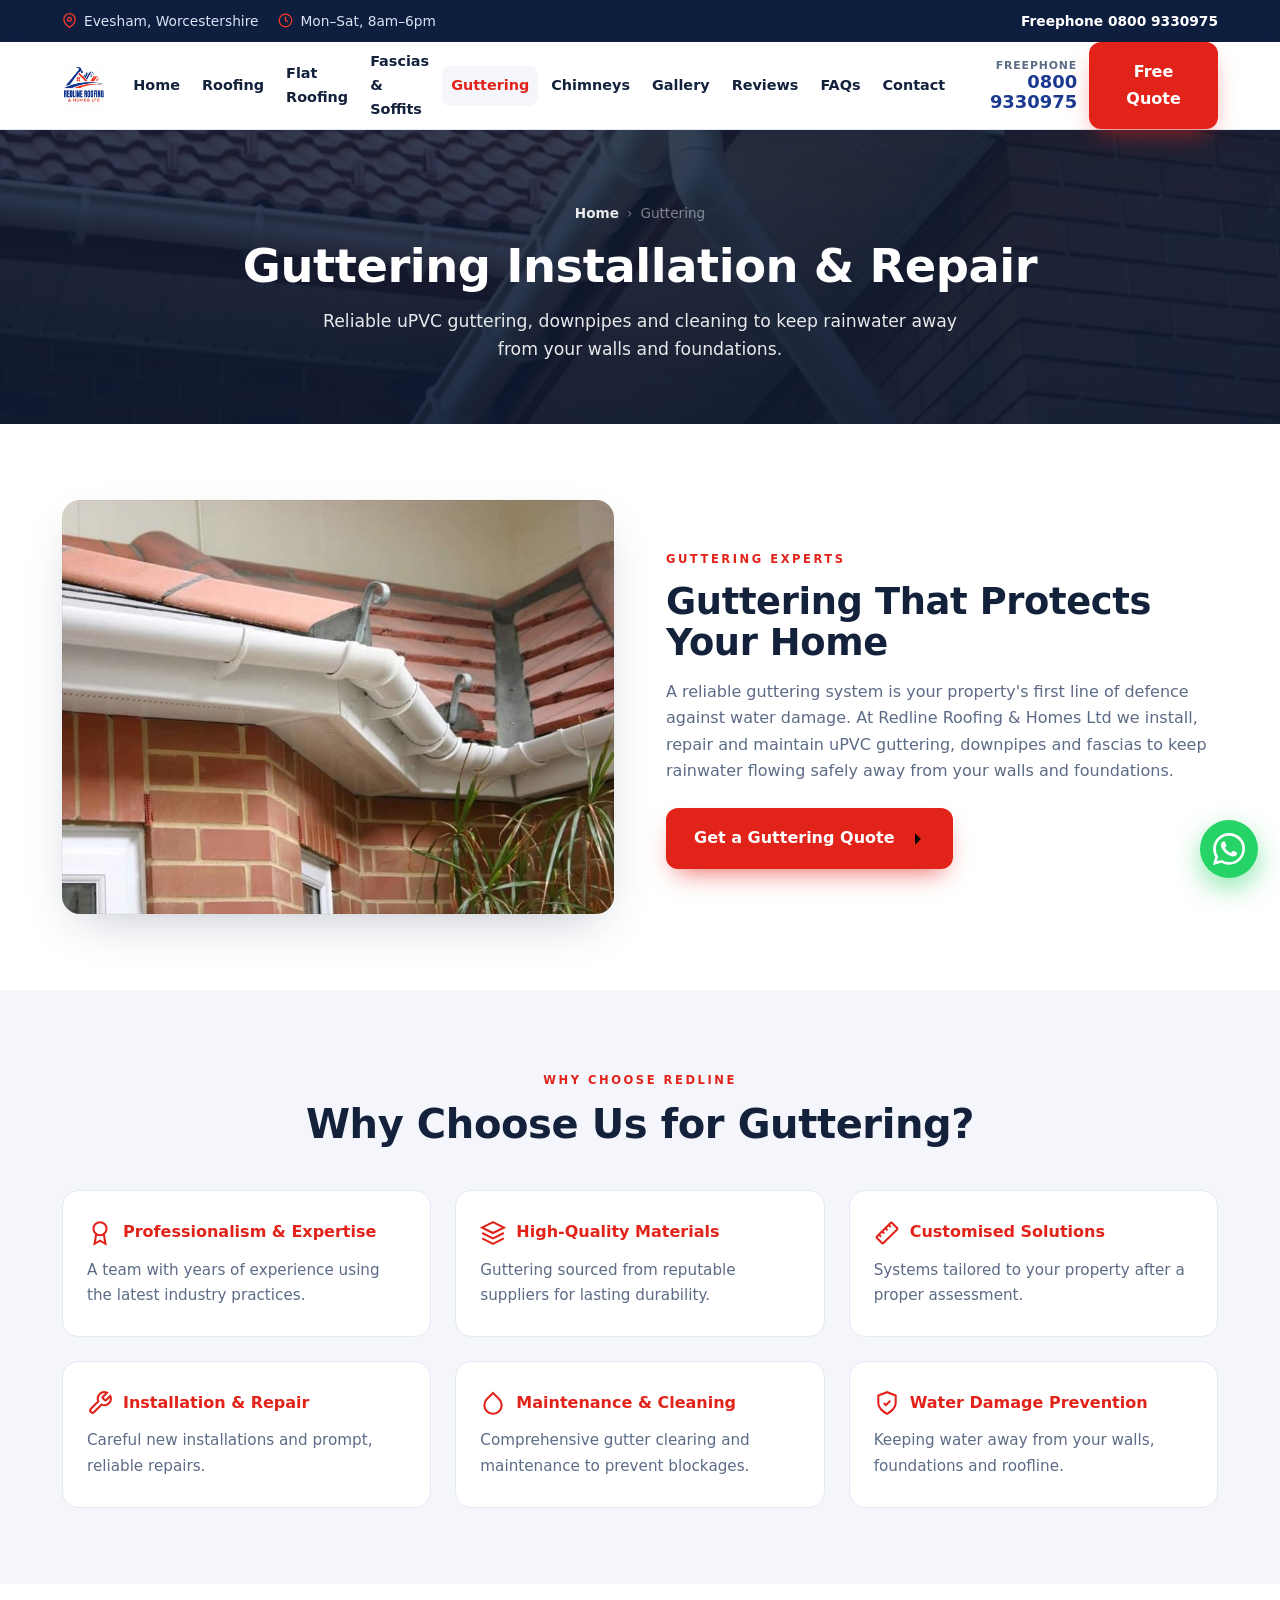
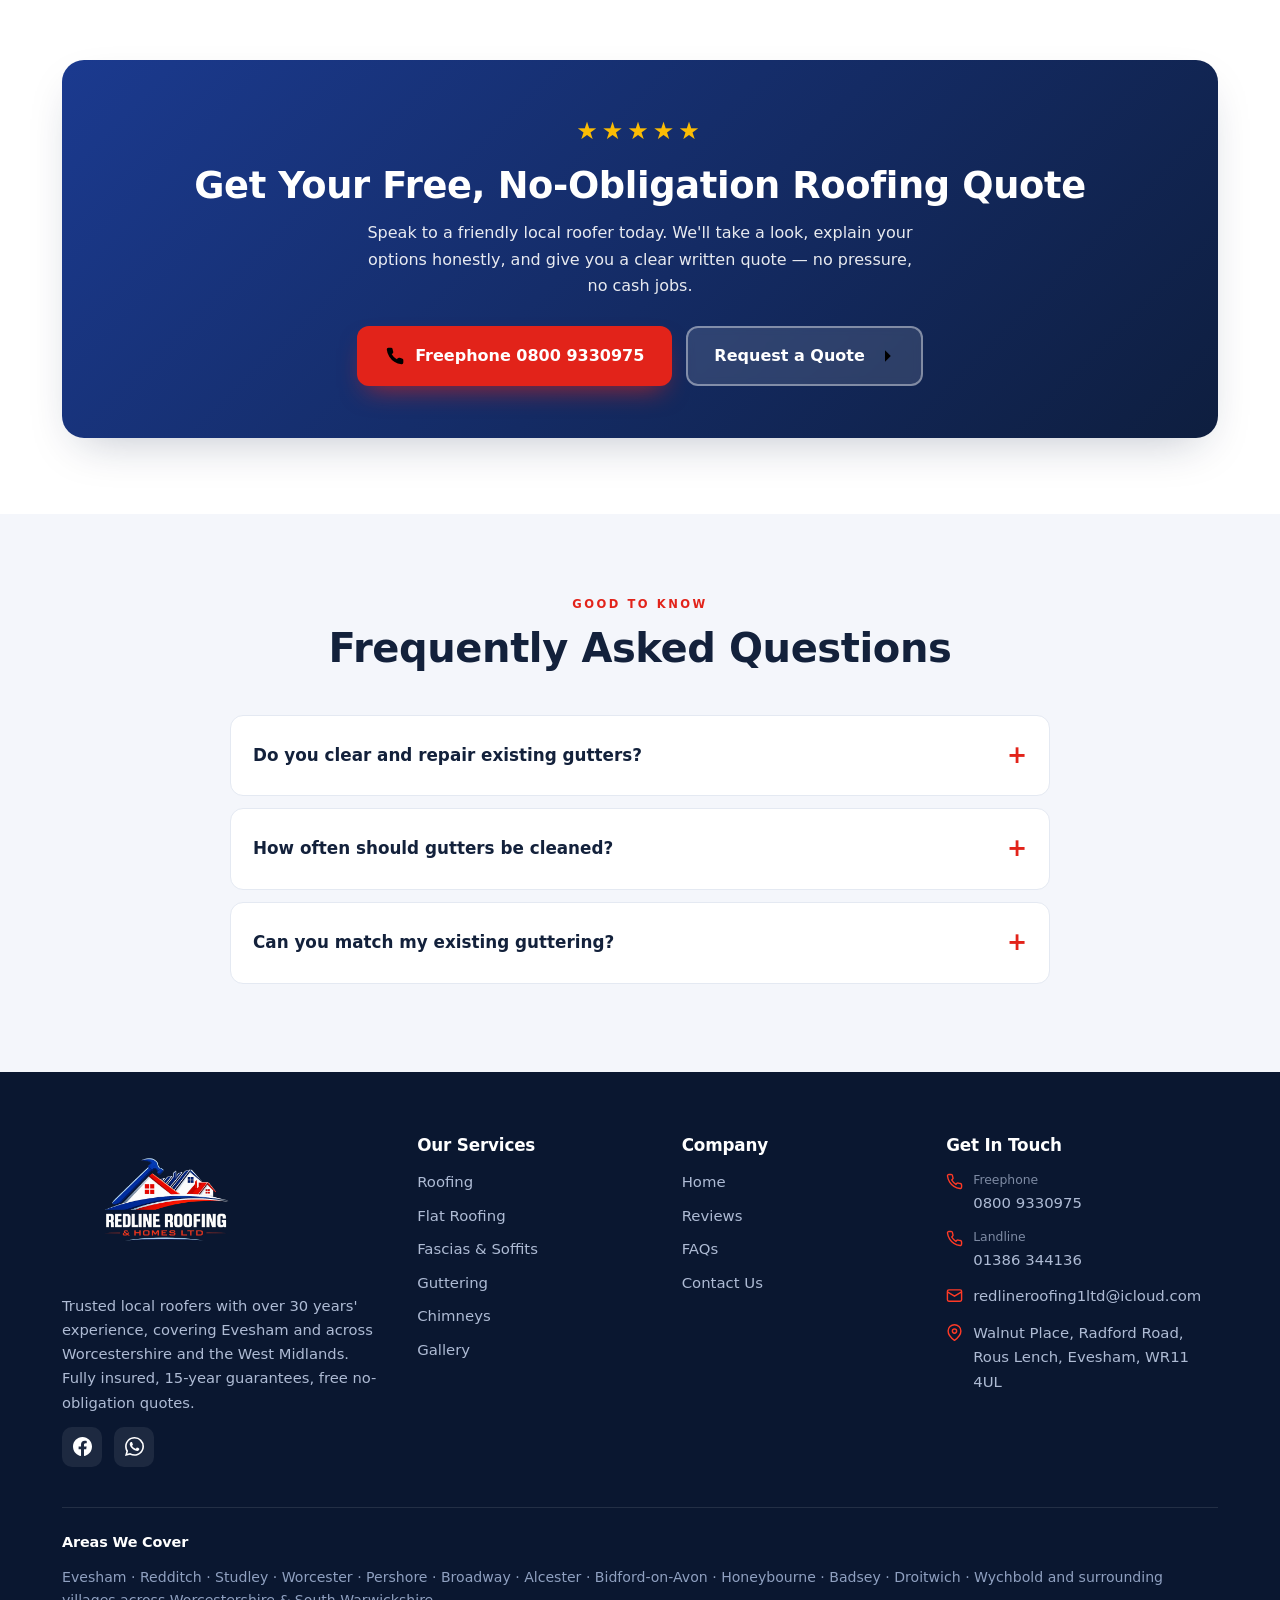
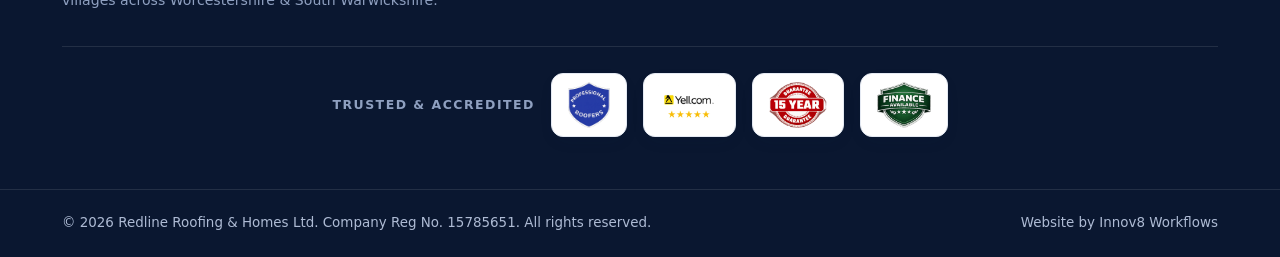
<file: guttering/index.html>
<!DOCTYPE html><html lang="en-GB"><head>
<meta charset="UTF-8"><meta name="viewport" content="width=device-width, initial-scale=1.0">
<meta http-equiv="Content-Security-Policy" content="default-src 'self'; base-uri 'self'; object-src 'none'; img-src 'self' data: https://www.googletagmanager.com https://*.google-analytics.com; media-src 'self'; style-src 'self' 'unsafe-inline' https://fonts.googleapis.com; font-src 'self' https://fonts.gstatic.com; script-src 'self' 'unsafe-inline' https://www.googletagmanager.com https://crm.innov8workflows.co.uk; connect-src 'self' https://script.google.com https://script.googleusercontent.com https://www.googletagmanager.com https://*.googletagmanager.com https://google-analytics.com https://*.google-analytics.com https://analytics.google.com https://*.analytics.google.com https://crm.innov8workflows.co.uk; form-action 'self'">
<title>Guttering Installation & Repair | Evesham | Redline Roofing</title>
<meta name="description" content="uPVC guttering installation, repair & cleaning across Evesham & Worcestershire. Protect your home from water damage with reliable, seamless guttering. Fully insured. Free quotes: 0800 9330975.">
<link rel="canonical" href="https://www.redlineroofingandhomesltd.co.uk/guttering/">
<meta name="robots" content="index,follow">
<meta name="theme-color" content="#0A1730">
<meta name="msvalidate.01" content="E844CCC290C1D96E2EF891435686D1DA">
<!-- Google tag (gtag.js) -->
<script async src="https://www.googletagmanager.com/gtag/js?id=G-ZXZZR6697E"></script>
<script>
  window.dataLayer = window.dataLayer || [];
  function gtag(){dataLayer.push(arguments);}
  gtag('js', new Date());
  gtag('config', 'G-ZXZZR6697E');
</script>
<meta property="og:type" content="website"><meta property="og:site_name" content="Redline Roofing & Homes Ltd">
<meta property="og:title" content="Guttering Installation & Repair | Evesham | Redline Roofing"><meta property="og:description" content="uPVC guttering installation, repair & cleaning across Evesham & Worcestershire. Protect your home from water damage with reliable, seamless guttering. Fully insured. Free quotes: 0800 9330975.">
<meta property="og:url" content="https://www.redlineroofingandhomesltd.co.uk/guttering/"><meta property="og:image" content="https://www.redlineroofingandhomesltd.co.uk/assets/img/og-home.jpg">
<meta property="og:image:width" content="1200"><meta property="og:image:height" content="630">
<meta property="og:image:alt" content="Redline Roofing &amp; Homes Ltd — trusted roofers in Evesham &amp; Worcestershire">
<meta name="twitter:card" content="summary_large_image"><meta name="twitter:title" content="Guttering Installation & Repair | Evesham | Redline Roofing"><meta name="twitter:description" content="uPVC guttering installation, repair & cleaning across Evesham & Worcestershire. Protect your home from water damage with reliable, seamless guttering. Fully insured. Free quotes: 0800 9330975."><meta name="twitter:image" content="https://www.redlineroofingandhomesltd.co.uk/assets/img/og-home.jpg">
<meta name="referrer" content="strict-origin-when-cross-origin">
<link rel="icon" type="image/png" href="../assets/img/favicon.png"><link rel="apple-touch-icon" href="../assets/img/favicon.png">
<link rel="preconnect" href="https://fonts.googleapis.com"><link rel="preconnect" href="https://fonts.gstatic.com" crossorigin>
<link href="https://fonts.googleapis.com/css2?family=Plus+Jakarta+Sans:wght@600;700;800&family=Inter:wght@400;500;600;700&display=swap" rel="stylesheet">
<link rel="stylesheet" href="../assets/site.css">
<script type="application/ld+json">{"@context":"https://schema.org","@graph":[{"@type":"RoofingContractor","@id":"https://www.redlineroofingandhomesltd.co.uk/#business","name":"Redline Roofing & Homes Ltd","image":"https://www.redlineroofingandhomesltd.co.uk/assets/img/hero.jpg","url":"https://www.redlineroofingandhomesltd.co.uk/","logo":"https://www.redlineroofingandhomesltd.co.uk/assets/img/logo.jpg","telephone":"0800 9330975","email":"redlineroofing1ltd@icloud.com","priceRange":"££","address":{"@type":"PostalAddress","streetAddress":"Walnut Place, Radford Road, Rous Lench","addressLocality":"Evesham","addressRegion":"Worcestershire","postalCode":"WR11 4UL","addressCountry":"GB"},"geo":{"@type":"GeoCoordinates","latitude":52.1616,"longitude":-1.9873},"areaServed":[{"@type":"City","name":"Evesham"},{"@type":"City","name":"Redditch"},{"@type":"City","name":"Studley"},{"@type":"City","name":"Worcester"},{"@type":"City","name":"Pershore"},{"@type":"City","name":"Broadway"},{"@type":"City","name":"Alcester"},{"@type":"City","name":"Bidford-on-Avon"},{"@type":"City","name":"Honeybourne"},{"@type":"City","name":"Badsey"},{"@type":"City","name":"Droitwich"},{"@type":"City","name":"Wychbold"}],"openingHoursSpecification":[{"@type":"OpeningHoursSpecification","dayOfWeek":["Monday","Tuesday","Wednesday","Thursday","Friday","Saturday"],"opens":"08:00","closes":"18:00"}],"foundingDate":"2005","slogan":"Your Professional Local Roofers","founder":{"@type":"Person","name":"Levy Price"},"knowsAbout":["Roofing","New roofs","Roof repairs","Flat roofing","EPDM","GRP fibreglass roofing","Fascias and soffits","Guttering","Chimney repairs","Repointing","Leadwork"]},{"@type":"WebPage","@id":"https://www.redlineroofingandhomesltd.co.uk/guttering/#webpage","url":"https://www.redlineroofingandhomesltd.co.uk/guttering/","name":"Guttering Installation & Repair | Evesham | Redline Roofing","description":"uPVC guttering installation, repair & cleaning across Evesham & Worcestershire. Protect your home from water damage with reliable, seamless guttering. Fully insured. Free quotes: 0800 9330975.","isPartOf":{"@id":"https://www.redlineroofingandhomesltd.co.uk/#website"},"about":{"@id":"https://www.redlineroofingandhomesltd.co.uk/#business"}},{"@type":"WebSite","@id":"https://www.redlineroofingandhomesltd.co.uk/#website","url":"https://www.redlineroofingandhomesltd.co.uk/","name":"Redline Roofing & Homes Ltd","publisher":{"@id":"https://www.redlineroofingandhomesltd.co.uk/#business"}},{"@type":"BreadcrumbList","@id":"https://www.redlineroofingandhomesltd.co.uk/guttering/#breadcrumb","itemListElement":[{"@type":"ListItem","position":1,"name":"Home","item":"https://www.redlineroofingandhomesltd.co.uk/"},{"@type":"ListItem","position":2,"name":"Guttering","item":"https://www.redlineroofingandhomesltd.co.uk/guttering/"}]},{"@type":"Service","name":"Guttering","provider":{"@id":"https://www.redlineroofingandhomesltd.co.uk/#business"},"areaServed":[{"@type":"City","name":"Evesham"},{"@type":"City","name":"Redditch"},{"@type":"City","name":"Studley"},{"@type":"City","name":"Worcester"},{"@type":"City","name":"Pershore"},{"@type":"City","name":"Broadway"},{"@type":"City","name":"Alcester"},{"@type":"City","name":"Bidford-on-Avon"},{"@type":"City","name":"Honeybourne"},{"@type":"City","name":"Badsey"},{"@type":"City","name":"Droitwich"},{"@type":"City","name":"Wychbold"}],"description":"uPVC guttering installation, repair & cleaning across Evesham & Worcestershire. Protect your home from water damage with reliable, seamless guttering. Fully insured. Free quotes: 0800 9330975.","serviceType":"Guttering"},{"@type":"FAQPage","@id":"https://www.redlineroofingandhomesltd.co.uk/guttering/#faq","mainEntity":[{"@type":"Question","name":"Do you clear and repair existing gutters?","acceptedAnswer":{"@type":"Answer","text":"Yes — as well as fitting new guttering we clear blockages, re-seal joints, refit brackets and repair leaks to get your system flowing properly again."}},{"@type":"Question","name":"How often should gutters be cleaned?","acceptedAnswer":{"@type":"Answer","text":"For most homes, clearing gutters once or twice a year — especially in autumn — prevents blockages, overflow and damp. Homes near trees may need it more often."}},{"@type":"Question","name":"Can you match my existing guttering?","acceptedAnswer":{"@type":"Answer","text":"In most cases yes. We work with a range of uPVC guttering styles and colours to match or upgrade your existing system."}}]}]}</script>
</head><body>
<div class="topbar"><div class="wrap">
  <div class="tb-left">
    <span><svg viewBox="0 0 24 24" aria-hidden="true"><path d="M21 10c0 7-9 13-9 13s-9-6-9-13a9 9 0 0 1 18 0z"/><circle cx="12" cy="10" r="3"/></svg>Evesham, Worcestershire</span>
    <span><svg viewBox="0 0 24 24" aria-hidden="true"><circle cx="12" cy="12" r="10"/><polyline points="12 6 12 12 16 14"/></svg>Mon–Sat, 8am–6pm</span>
  </div>
  <div class="tb-right"><a href="tel:08009330975">Freephone 0800 9330975</a></div>
</div></div>
<header class="nav"><div class="wrap">
  <a class="nav-logo" href="../" aria-label="Redline Roofing & Homes Ltd home"><img src="../assets/img/logo.jpg" alt="Redline Roofing & Homes Ltd logo" width="170" height="68"></a>
  <nav class="nav-menu" aria-label="Primary"><a href="../">Home</a><a href="../roofing/">Roofing</a><a href="../flat-roofing/">Flat Roofing</a><a href="../fascias-soffits/">Fascias & Soffits</a><a href="../guttering/" class="active">Guttering</a><a href="../chimneys-repair/">Chimneys</a><a href="../gallery/">Gallery</a><a href="../reviews/">Reviews</a><a href="../faqs/">FAQs</a><a href="../contact-us/">Contact</a></nav>
  <div class="nav-cta">
    <a class="nav-call" href="tel:08009330975"><small>Freephone</small><b>0800 9330975</b></a>
    <a class="btn btn-red" href="../contact-us/">Free Quote</a>
  </div>
  <button class="nav-toggle" aria-label="Menu" aria-expanded="false" onclick="var m=document.getElementById('mm');var o=m.classList.toggle('open');this.setAttribute('aria-expanded',o)"><span></span><span></span><span></span></button>
</div></header>
<div class="mobile-menu" id="mm"><a href="../">Home</a><a href="../roofing/">Roofing</a><a href="../flat-roofing/">Flat Roofing</a><a href="../fascias-soffits/">Fascias & Soffits</a><a href="../guttering/">Guttering</a><a href="../chimneys-repair/">Chimneys</a><a href="../gallery/">Gallery</a><a href="../reviews/">Reviews</a><a href="../faqs/">FAQs</a><a href="../contact-us/">Contact</a><a href="tel:08009330975" style="color:var(--red)">📞 Call 0800 9330975</a></div><section class="page-hero" style="background:url('../assets/img/gutter-1.jpg') center/cover no-repeat #0A1730"><div class="wrap"><div class="crumbs"><a href="../">Home</a><span>›</span><span>Guttering</span></div><h1>Guttering Installation &amp; Repair</h1><p>Reliable uPVC guttering, downpipes and cleaning to keep rainwater away from your walls and foundations.</p></div></section>
<section class="section"><div class="wrap"><div class="split">
  <div class="split-media reveal"><img src="../assets/img/gutter-2.jpg" alt="New uPVC guttering and downpipe in Worcestershire" loading="lazy"></div>
  <div class="split-body reveal">
    <span class="eyebrow">Guttering Experts</span><h2>Guttering That Protects Your Home</h2>
    <p>A reliable guttering system is your property's first line of defence against water damage. At Redline Roofing & Homes Ltd we install, repair and maintain uPVC guttering, downpipes and fascias to keep rainwater flowing safely away from your walls and foundations.</p>
    <a class="btn btn-red" href="../contact-us/">Get a Guttering Quote <svg viewBox="0 0 24 24" aria-hidden="true"><line x1="5" y1="12" x2="19" y2="12"/><polyline points="12 5 19 12 12 19"/></svg></a>
  </div>
</div></div></section>
<section class="section mist"><div class="wrap">
  <div class="section-head reveal"><span class="eyebrow">Why Choose Redline</span><h2>Why Choose Us for Guttering?</h2></div>
  <div class="feat-grid">
    <div class="feat-card reveal"><div class="n"><svg viewBox="0 0 24 24" aria-hidden="true"><circle cx="12" cy="8" r="6"/><path d="M15.477 12.89 17 22l-5-3-5 3 1.523-9.11"/></svg> Professionalism &amp; Expertise</div><p>A team with years of experience using the latest industry practices.</p></div>
    <div class="feat-card reveal"><div class="n"><svg viewBox="0 0 24 24" aria-hidden="true"><polygon points="12 2 2 7 12 12 22 7 12 2"/><polyline points="2 17 12 22 22 17"/><polyline points="2 12 12 17 22 12"/></svg> High-Quality Materials</div><p>Guttering sourced from reputable suppliers for lasting durability.</p></div>
    <div class="feat-card reveal"><div class="n"><svg viewBox="0 0 24 24" aria-hidden="true"><path d="M21.3 8.7 8.7 21.3a1 1 0 0 1-1.4 0l-4.6-4.6a1 1 0 0 1 0-1.4L15.3 2.7a1 1 0 0 1 1.4 0l4.6 4.6a1 1 0 0 1 0 1.4Z"/><path d="m7.5 10.5 2 2M10.5 7.5l2 2M13.5 4.5l2 2M4.5 13.5l2 2"/></svg> Customised Solutions</div><p>Systems tailored to your property after a proper assessment.</p></div>
    <div class="feat-card reveal"><div class="n"><svg viewBox="0 0 24 24" aria-hidden="true"><path d="M14.7 6.3a1 1 0 0 0 0 1.4l1.6 1.6a1 1 0 0 0 1.4 0l3.77-3.77a6 6 0 0 1-7.94 7.94l-6.91 6.91a2.12 2.12 0 0 1-3-3l6.91-6.91a6 6 0 0 1 7.94-7.94l-3.76 3.76z"/></svg> Installation &amp; Repair</div><p>Careful new installations and prompt, reliable repairs.</p></div>
    <div class="feat-card reveal"><div class="n"><svg viewBox="0 0 24 24" aria-hidden="true"><path d="M12 2.69l5.66 5.66a8 8 0 1 1-11.31 0z"/></svg> Maintenance &amp; Cleaning</div><p>Comprehensive gutter clearing and maintenance to prevent blockages.</p></div>
    <div class="feat-card reveal"><div class="n"><svg viewBox="0 0 24 24" aria-hidden="true"><path d="M12 22s8-4 8-10V5l-8-3-8 3v7c0 6 8 10 8 10z"/><polyline points="9 12 11 14 15 10"/></svg> Water Damage Prevention</div><p>Keeping water away from your walls, foundations and roofline.</p></div>
  </div>
</div></section><section class="section"><div class="wrap"><div class="band reveal">
   <div class="stars">★★★★★</div>
   <h2>Get Your Free, No-Obligation Roofing Quote</h2>
   <p>Speak to a friendly local roofer today. We'll take a look, explain your options honestly, and give you a clear written quote — no pressure, no cash jobs.</p>
   <div class="hero-actions">
     <a class="btn btn-red" href="tel:08009330975"><svg viewBox="0 0 24 24" aria-hidden="true"><path d="M22 16.92v3a2 2 0 0 1-2.18 2 19.79 19.79 0 0 1-8.63-3.07 19.5 19.5 0 0 1-6-6 19.79 19.79 0 0 1-3.07-8.67A2 2 0 0 1 4.11 2h3a2 2 0 0 1 2 1.72 12.84 12.84 0 0 0 .7 2.81 2 2 0 0 1-.45 2.11L8.09 9.91a16 16 0 0 0 6 6l1.27-1.27a2 2 0 0 1 2.11-.45 12.84 12.84 0 0 0 2.81.7A2 2 0 0 1 22 16.92z"/></svg> Freephone 0800 9330975</a>
     <a class="btn btn-ghost" href="../contact-us/">Request a Quote <svg viewBox="0 0 24 24" aria-hidden="true"><line x1="5" y1="12" x2="19" y2="12"/><polyline points="12 5 19 12 12 19"/></svg></a>
   </div>
  </div></div></section><section class="section mist"><div class="wrap"><div class="section-head reveal"><span class="eyebrow">Good to know</span><h2>Frequently Asked Questions</h2></div><div class="faq"><details class="reveal"><summary>Do you clear and repair existing gutters?</summary><div class="fa-body">Yes — as well as fitting new guttering we clear blockages, re-seal joints, refit brackets and repair leaks to get your system flowing properly again.</div></details><details class="reveal"><summary>How often should gutters be cleaned?</summary><div class="fa-body">For most homes, clearing gutters once or twice a year — especially in autumn — prevents blockages, overflow and damp. Homes near trees may need it more often.</div></details><details class="reveal"><summary>Can you match my existing guttering?</summary><div class="fa-body">In most cases yes. We work with a range of uPVC guttering styles and colours to match or upgrade your existing system.</div></details></div></div></section>
<a class="wa-float" href="https://wa.me/447547575441" target="_blank" rel="noopener" aria-label="WhatsApp us"><svg viewBox="0 0 24 24" aria-hidden="true"><path d="M17.47 14.38c-.3-.15-1.76-.87-2.03-.97-.27-.1-.47-.15-.67.15-.2.3-.77.96-.95 1.16-.17.2-.35.22-.65.07-.3-.15-1.26-.46-2.4-1.48-.89-.79-1.49-1.77-1.66-2.07-.17-.3-.02-.46.13-.61.13-.13.3-.35.45-.52.15-.17.2-.3.3-.5.1-.2.05-.37-.02-.52-.07-.15-.67-1.61-.92-2.21-.24-.58-.49-.5-.67-.51-.17-.01-.37-.01-.57-.01-.2 0-.52.07-.8.37-.27.3-1.04 1.02-1.04 2.48 0 1.46 1.07 2.88 1.22 3.08.15.2 2.1 3.2 5.08 4.49.71.31 1.26.49 1.69.63.71.23 1.36.19 1.87.12.57-.09 1.76-.72 2.01-1.41.25-.7.25-1.29.17-1.41-.07-.13-.27-.2-.57-.35z"/><path d="M20.52 3.45A11.86 11.86 0 0 0 12.04 0C5.46 0 .1 5.35.1 11.93c0 2.1.55 4.15 1.6 5.96L0 24l6.3-1.65a11.9 11.9 0 0 0 5.73 1.46h.01c6.58 0 11.93-5.35 11.94-11.93a11.86 11.86 0 0 0-3.46-8.43zM12.05 21.8h-.01a9.9 9.9 0 0 1-5.04-1.38l-.36-.21-3.74.98 1-3.65-.24-.37a9.86 9.86 0 0 1-1.51-5.25c0-5.46 4.45-9.9 9.91-9.9 2.65 0 5.13 1.03 7 2.9a9.82 9.82 0 0 1 2.9 7c-.01 5.46-4.46 9.9-9.91 9.9z"/></svg></a>
<footer class="footer"><div class="wrap"><div class="foot-grid">
  <div>
    <img class="foot-logo" src="../assets/img/logo-white.png" alt="Redline Roofing & Homes Ltd">
    <p>Trusted local roofers with over 30 years' experience, covering Evesham and across Worcestershire and the West Midlands. Fully insured, 15-year guarantees, free no-obligation quotes.</p>
    <div class="foot-social">
      <a href="https://www.facebook.com/redlineroofingandhomesltd/reviews" target="_blank" rel="noopener" aria-label="Facebook"><svg viewBox="0 0 24 24" aria-hidden="true"><path d="M24 12.07C24 5.4 18.63 0 12 0S0 5.4 0 12.07C0 18.1 4.39 23.09 10.13 24v-8.44H7.08v-3.49h3.05V9.41c0-3.02 1.79-4.69 4.53-4.69 1.31 0 2.68.24 2.68.24v2.97h-1.5c-1.49 0-1.96.93-1.96 1.89v2.25h3.32l-.53 3.49h-2.79V24C19.61 23.09 24 18.1 24 12.07z"/></svg></a>
      <a href="https://wa.me/447547575441" target="_blank" rel="noopener" aria-label="WhatsApp"><svg viewBox="0 0 24 24" aria-hidden="true"><path d="M17.47 14.38c-.3-.15-1.76-.87-2.03-.97-.27-.1-.47-.15-.67.15-.2.3-.77.96-.95 1.16-.17.2-.35.22-.65.07-.3-.15-1.26-.46-2.4-1.48-.89-.79-1.49-1.77-1.66-2.07-.17-.3-.02-.46.13-.61.13-.13.3-.35.45-.52.15-.17.2-.3.3-.5.1-.2.05-.37-.02-.52-.07-.15-.67-1.61-.92-2.21-.24-.58-.49-.5-.67-.51-.17-.01-.37-.01-.57-.01-.2 0-.52.07-.8.37-.27.3-1.04 1.02-1.04 2.48 0 1.46 1.07 2.88 1.22 3.08.15.2 2.1 3.2 5.08 4.49.71.31 1.26.49 1.69.63.71.23 1.36.19 1.87.12.57-.09 1.76-.72 2.01-1.41.25-.7.25-1.29.17-1.41-.07-.13-.27-.2-.57-.35z"/><path d="M20.52 3.45A11.86 11.86 0 0 0 12.04 0C5.46 0 .1 5.35.1 11.93c0 2.1.55 4.15 1.6 5.96L0 24l6.3-1.65a11.9 11.9 0 0 0 5.73 1.46h.01c6.58 0 11.93-5.35 11.94-11.93a11.86 11.86 0 0 0-3.46-8.43zM12.05 21.8h-.01a9.9 9.9 0 0 1-5.04-1.38l-.36-.21-3.74.98 1-3.65-.24-.37a9.86 9.86 0 0 1-1.51-5.25c0-5.46 4.45-9.9 9.91-9.9 2.65 0 5.13 1.03 7 2.9a9.82 9.82 0 0 1 2.9 7c-.01 5.46-4.46 9.9-9.91 9.9z"/></svg></a>
    </div>
  </div>
  <div><h4>Our Services</h4><ul class="foot-links"><a href="../roofing/">Roofing</a><a href="../flat-roofing/">Flat Roofing</a><a href="../fascias-soffits/">Fascias & Soffits</a><a href="../guttering/">Guttering</a><a href="../chimneys-repair/">Chimneys</a><a href="../gallery/">Gallery</a></ul></div>
  <div><h4>Company</h4><ul class="foot-links">
    <a href="../">Home</a><a href="../reviews/">Reviews</a><a href="../faqs/">FAQs</a><a href="../contact-us/">Contact Us</a>
  </ul></div>
  <div><h4>Get In Touch</h4><ul class="foot-contact" style="list-style:none">
    <li><svg viewBox="0 0 24 24" aria-hidden="true"><path d="M22 16.92v3a2 2 0 0 1-2.18 2 19.79 19.79 0 0 1-8.63-3.07 19.5 19.5 0 0 1-6-6 19.79 19.79 0 0 1-3.07-8.67A2 2 0 0 1 4.11 2h3a2 2 0 0 1 2 1.72 12.84 12.84 0 0 0 .7 2.81 2 2 0 0 1-.45 2.11L8.09 9.91a16 16 0 0 0 6 6l1.27-1.27a2 2 0 0 1 2.11-.45 12.84 12.84 0 0 0 2.81.7A2 2 0 0 1 22 16.92z"/></svg><span><small style="display:block;opacity:.7">Freephone</small><a href="tel:08009330975">0800 9330975</a></span></li>
    <li><svg viewBox="0 0 24 24" aria-hidden="true"><path d="M22 16.92v3a2 2 0 0 1-2.18 2 19.79 19.79 0 0 1-8.63-3.07 19.5 19.5 0 0 1-6-6 19.79 19.79 0 0 1-3.07-8.67A2 2 0 0 1 4.11 2h3a2 2 0 0 1 2 1.72 12.84 12.84 0 0 0 .7 2.81 2 2 0 0 1-.45 2.11L8.09 9.91a16 16 0 0 0 6 6l1.27-1.27a2 2 0 0 1 2.11-.45 12.84 12.84 0 0 0 2.81.7A2 2 0 0 1 22 16.92z"/></svg><span><small style="display:block;opacity:.7">Landline</small><a href="tel:01386344136">01386 344136</a></span></li>
    <li><svg viewBox="0 0 24 24" aria-hidden="true"><rect x="2" y="4" width="20" height="16" rx="2"/><path d="m22 7-10 6L2 7"/></svg><a href="mailto:redlineroofing1ltd@icloud.com">redlineroofing1ltd@icloud.com</a></li>
    <li><svg viewBox="0 0 24 24" aria-hidden="true"><path d="M21 10c0 7-9 13-9 13s-9-6-9-13a9 9 0 0 1 18 0z"/><circle cx="12" cy="10" r="3"/></svg><span>Walnut Place, Radford Road, Rous Lench, Evesham, WR11 4UL</span></li>
  </ul></div>
</div>
<div class="foot-areas" style="margin-top:40px;padding-top:26px;border-top:1px solid rgba(255,255,255,.1)"><h4 style="font-size:.9rem">Areas We Cover</h4><p style="font-size:.88rem;color:#8fa0c0">Evesham · Redditch · Studley · Worcester · Pershore · Broadway · Alcester · Bidford-on-Avon · Honeybourne · Badsey · Droitwich · Wychbold and surrounding villages across Worcestershire &amp; South Warwickshire.</p></div><div class="foot-accred"><span>Trusted &amp; Accredited</span><div class="acc-chip sm"><img src="../assets/img/acc-badge.png" alt="Professional roofers badge"></div><div class="acc-chip sm"><img src="../assets/img/acc-yell.png" alt="Listed on Yell"></div><div class="acc-chip sm"><img src="../assets/img/acc-guarantee.png" alt="15-year workmanship guarantee"></div><div class="acc-chip sm"><img src="../assets/img/acc-finance.png" alt="Finance available"></div></div>
</div>
<div class="foot-bottom"><div class="wrap">
  <span>© 2026 Redline Roofing & Homes Ltd. Company Reg No. 15785651. All rights reserved.</span>
  <span>Website by <a href="https://innov8workflows.co.uk" target="_blank" rel="noopener">Innov8 Workflows</a></span>
</div></div>
</footer>
<script>
document.querySelectorAll('#mm a').forEach(function(a){a.addEventListener('click',function(){document.getElementById('mm').classList.remove('open')})});
(function(){var e=[].slice.call(document.querySelectorAll('.reveal'));if(!('IntersectionObserver' in window)){e.forEach(function(x){x.classList.add('in')});return}var o=new IntersectionObserver(function(es){es.forEach(function(en){if(en.isIntersecting){en.target.classList.add('in');o.unobserve(en.target)}})},{threshold:.12});e.forEach(function(x){o.observe(x)})})();
(function(){var vids=[].slice.call(document.querySelectorAll('.ba-vid video'));if(!vids.length)return;function play(v){var p=v.play();if(p&&p.catch)p.catch(function(){})}if(!('IntersectionObserver' in window)){vids.forEach(play);return}var o=new IntersectionObserver(function(es){es.forEach(function(en){if(en.isIntersecting)play(en.target);else en.target.pause()})},{threshold:.35});vids.forEach(function(v){o.observe(v)})})();
(function(){var root=document.querySelector('[data-rev]');if(!root)return;var track=root.querySelector('.rev-track'),dots=root.parentNode.querySelector('.rev-dots'),cards=[].slice.call(track.children);var page=0,timer;function pv(){return window.matchMedia('(min-width:961px)').matches?3:window.matchMedia('(min-width:641px)').matches?2:1}function pages(){return Math.ceil(cards.length/pv())}function render(){var mx=Math.max(0,(cards.length-pv())*(100/pv()));var sh=Math.min(page*100,mx);track.style.transform='translateX(-'+sh+'%)';[].slice.call(dots.children).forEach(function(d,i){d.className=i===page?'on':''})}function build(){dots.innerHTML='';for(var i=0;i<pages();i++){(function(i){var b=document.createElement('button');b.setAttribute('aria-label','Go to slide '+(i+1));b.addEventListener('click',function(){page=i;render();reset()});dots.appendChild(b)})(i)}if(page>=pages())page=pages()-1;render()}function go(d){var n=pages();page=(page+d+n)%n;render()}function reset(){clearInterval(timer);timer=setInterval(function(){go(1)},5000)}root.querySelector('.prev').addEventListener('click',function(){go(-1);reset()});root.querySelector('.next').addEventListener('click',function(){go(1);reset()});root.addEventListener('mouseenter',function(){clearInterval(timer)});root.addEventListener('mouseleave',reset);var x0=null;root.addEventListener('touchstart',function(e){x0=e.touches[0].clientX},{passive:true});root.addEventListener('touchend',function(e){if(x0===null)return;var dx=e.changedTouches[0].clientX-x0;if(Math.abs(dx)>40){go(dx<0?1:-1);reset()}x0=null});var rt;window.addEventListener('resize',function(){clearTimeout(rt);rt=setTimeout(build,200)});build();reset()})();
var qf=document.getElementById('quoteForm');
if(qf){qf.addEventListener('submit',function(e){e.preventDefault();var f=this;var msg='New enquiry from the website%0a%0aName: '+encodeURIComponent(f.name.value)+'%0aPhone: '+encodeURIComponent(f.phone.value)+'%0aService: '+encodeURIComponent(f.service.value)+'%0aDetails: '+encodeURIComponent(f.message.value);window.open('https://wa.me/447547575441?text='+msg,'_blank');f.reset();var b=f.querySelector('button[type=submit]');b.textContent='Opening WhatsApp…';setTimeout(function(){b.textContent='Send My Enquiry'},2500);});}
</script>
<!-- Lead logger -> Google Sheet (Apps Script) -->
<script>
(function(){
  var LEAD_URL='https://script.google.com/macros/s/AKfycbxzw7p2XNIn0cgzWnAfyxzSPaNN6l9PL2bSHvyesjcseEUmU2Z1HqtDaLNAItKTbBS9mA/exec';

  /* NEVER navigator.sendBeacon here - it silently drops the /exec cross-origin
     302 while returning true, so leads vanish with no error anywhere. */
  function sendLead(d){
    try{
      d.page = location.pathname || '/';
      fetch(LEAD_URL,{method:'POST',mode:'no-cors',keepalive:true,
        headers:{'Content-Type':'text/plain;charset=UTF-8'},
        body:JSON.stringify(d)});
    }catch(e){}
    /* mirror the same action into GA4 as a conversion event */
    try{
      if(typeof gtag==='function'){
        var ev = d.type==='Quote form'    ? 'generate_lead'
               : d.type==='Call click'    ? 'click_to_call'
               : d.type==='WhatsApp click'? 'click_whatsapp' : '';
        if(ev) gtag('event',ev,{lead_source:d.source||'',page_path:d.page||''});
      }
    }catch(e){}
  }

  function where(el){
    if(!el||!el.closest) return 'page';
    if(el.closest('.wa-float')) return 'whatsapp widget';
    if(el.closest('.topbar')) return 'top bar';
    if(el.closest('.nav')) return 'nav';
    if(el.closest('.hero')) return 'hero';
    if(el.closest('.page-hero')) return 'page hero';
    if(el.closest('form')) return 'contact form';
    if(el.closest('.finalcta')) return 'bottom CTA';
    if(el.closest('.band')) return 'CTA band';
    if(el.closest('.contact-info')) return 'contact details';
    if(el.closest('footer')) return 'footer';
    return 'page';
  }

  /* Capture phase, so the row is sent before the tel:/wa.me navigation
     tears the page down. keepalive is what lets it survive unload. */
  document.addEventListener('click',function(e){
    var t=e.target; if(!t||!t.closest) return;
    var a=t.closest('a'); if(!a) return;
    var h=a.getAttribute('href')||'';
    if(h.indexOf('tel:')===0){
      sendLead({type:'Call click',phone:h.replace('tel:',''),source:where(a)});
    } else if(h.indexOf('wa.me')>-1){
      sendLead({type:'WhatsApp click',source:where(a)});
    }
  },true);

  /* Capture phase on document fires BEFORE the form's own submit handler,
     so the values are read before that handler calls f.reset(). */
  document.addEventListener('submit',function(e){
    var f=e.target; if(!f||f.id!=='quoteForm') return;
    function v(id){var el=document.getElementById(id);return el?String(el.value||'').trim():'';}
    sendLead({type:'Quote form',name:v('qname'),phone:v('qphone'),
      service:v('qservice'),details:v('qmsg'),source:'contact form'});
  },true);
})();
</script>
<script defer src="https://crm.innov8workflows.co.uk/track.js" data-id="proj_4688c9eda4bf"></script>
</body></html>
</file>
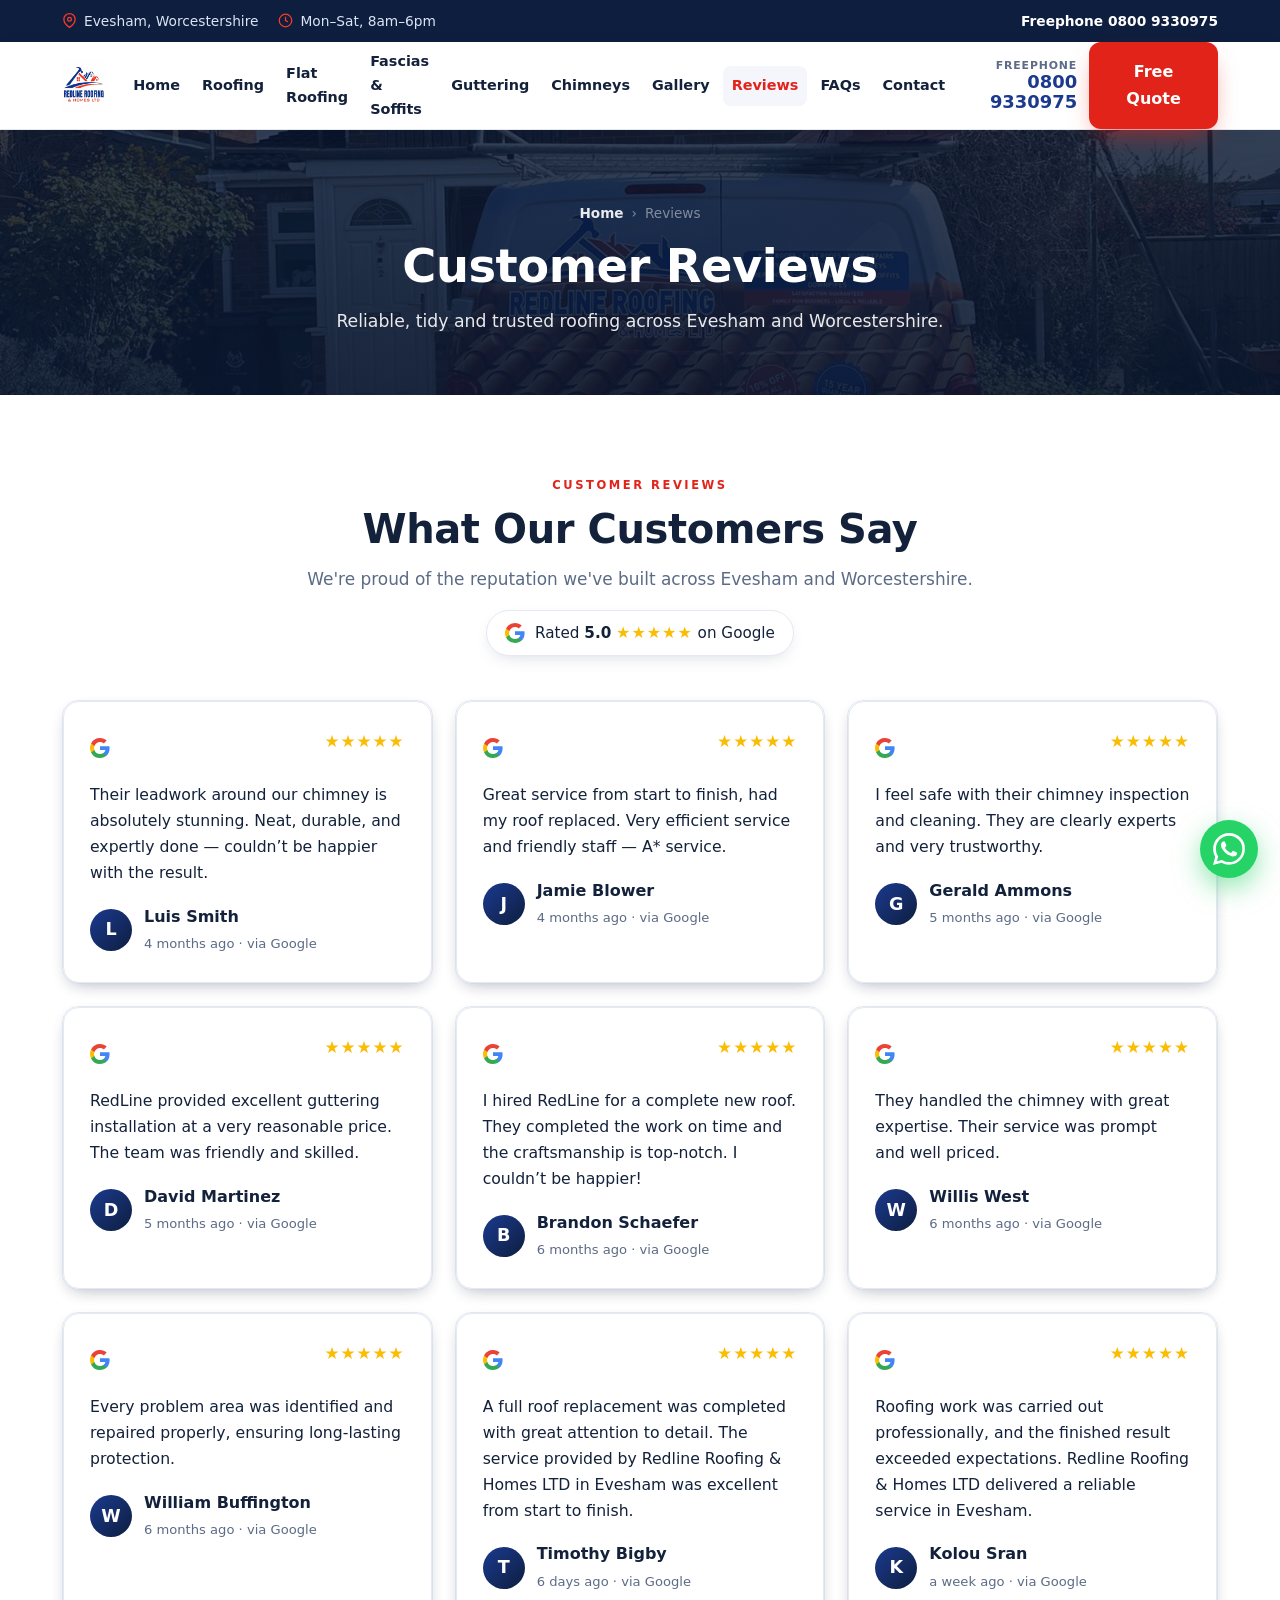
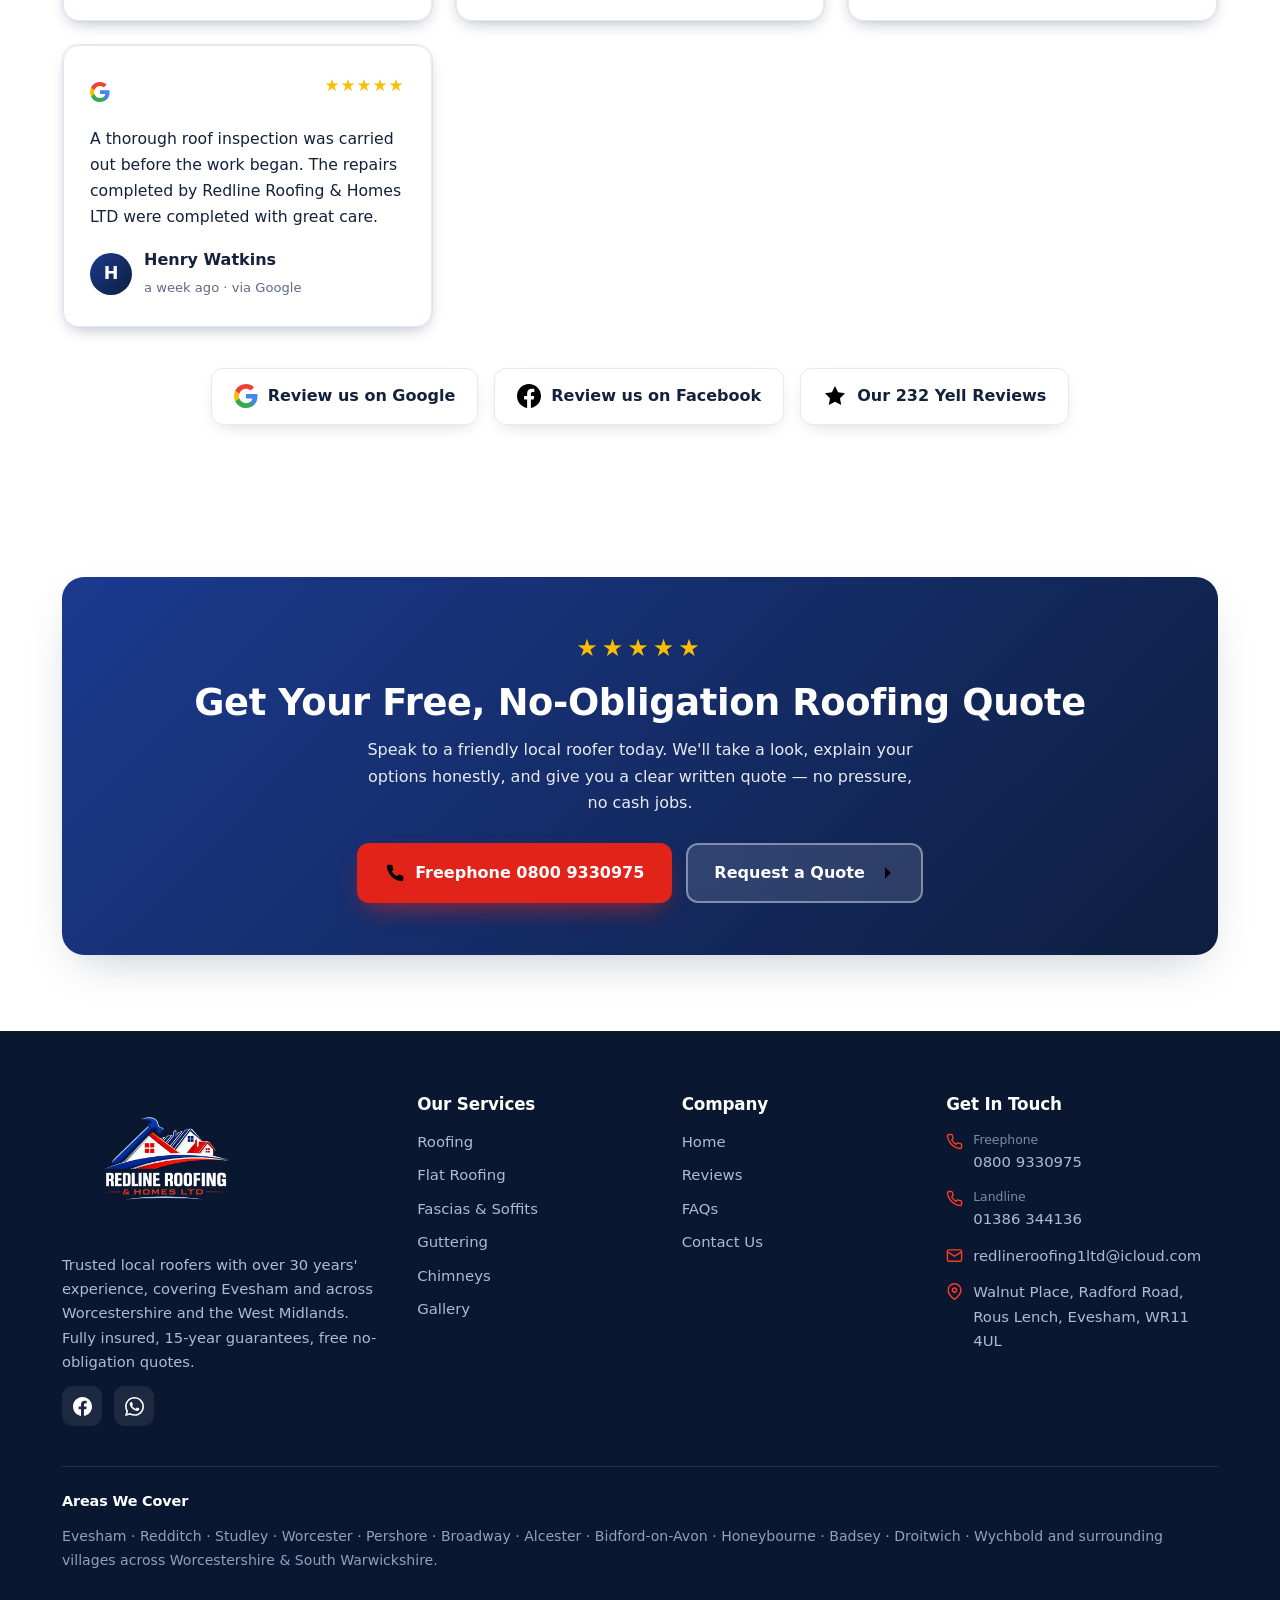
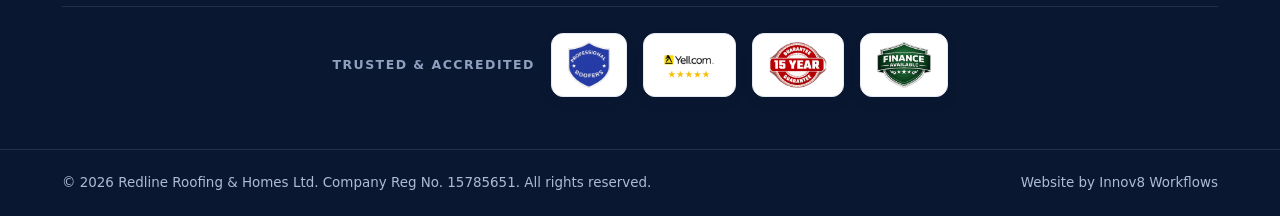
<file: reviews/index.html>
<!DOCTYPE html><html lang="en-GB"><head>
<meta charset="UTF-8"><meta name="viewport" content="width=device-width, initial-scale=1.0">
<meta http-equiv="Content-Security-Policy" content="default-src 'self'; base-uri 'self'; object-src 'none'; img-src 'self' data: https://www.googletagmanager.com https://*.google-analytics.com; media-src 'self'; style-src 'self' 'unsafe-inline' https://fonts.googleapis.com; font-src 'self' https://fonts.gstatic.com; script-src 'self' 'unsafe-inline' https://www.googletagmanager.com https://crm.innov8workflows.co.uk; connect-src 'self' https://script.google.com https://script.googleusercontent.com https://www.googletagmanager.com https://*.googletagmanager.com https://google-analytics.com https://*.google-analytics.com https://analytics.google.com https://*.analytics.google.com https://crm.innov8workflows.co.uk; form-action 'self'">
<title>Customer Reviews | Redline Roofing & Homes Ltd | Evesham</title>
<meta name="description" content="Read reviews and see what customers across Evesham & Worcestershire say about Redline Roofing & Homes Ltd — reliable, tidy and fully guaranteed roofing. Free quotes: 0800 9330975.">
<link rel="canonical" href="https://www.redlineroofingandhomesltd.co.uk/reviews/">
<meta name="robots" content="index,follow">
<meta name="theme-color" content="#0A1730">
<meta name="msvalidate.01" content="E844CCC290C1D96E2EF891435686D1DA">
<!-- Google tag (gtag.js) -->
<script async src="https://www.googletagmanager.com/gtag/js?id=G-ZXZZR6697E"></script>
<script>
  window.dataLayer = window.dataLayer || [];
  function gtag(){dataLayer.push(arguments);}
  gtag('js', new Date());
  gtag('config', 'G-ZXZZR6697E');
</script>
<meta property="og:type" content="website"><meta property="og:site_name" content="Redline Roofing & Homes Ltd">
<meta property="og:title" content="Customer Reviews | Redline Roofing & Homes Ltd | Evesham"><meta property="og:description" content="Read reviews and see what customers across Evesham & Worcestershire say about Redline Roofing & Homes Ltd — reliable, tidy and fully guaranteed roofing. Free quotes: 0800 9330975.">
<meta property="og:url" content="https://www.redlineroofingandhomesltd.co.uk/reviews/"><meta property="og:image" content="https://www.redlineroofingandhomesltd.co.uk/assets/img/og-home.jpg">
<meta property="og:image:width" content="1200"><meta property="og:image:height" content="630">
<meta property="og:image:alt" content="Redline Roofing &amp; Homes Ltd — trusted roofers in Evesham &amp; Worcestershire">
<meta name="twitter:card" content="summary_large_image"><meta name="twitter:title" content="Customer Reviews | Redline Roofing & Homes Ltd | Evesham"><meta name="twitter:description" content="Read reviews and see what customers across Evesham & Worcestershire say about Redline Roofing & Homes Ltd — reliable, tidy and fully guaranteed roofing. Free quotes: 0800 9330975."><meta name="twitter:image" content="https://www.redlineroofingandhomesltd.co.uk/assets/img/og-home.jpg">
<meta name="referrer" content="strict-origin-when-cross-origin">
<link rel="icon" type="image/png" href="../assets/img/favicon.png"><link rel="apple-touch-icon" href="../assets/img/favicon.png">
<link rel="preconnect" href="https://fonts.googleapis.com"><link rel="preconnect" href="https://fonts.gstatic.com" crossorigin>
<link href="https://fonts.googleapis.com/css2?family=Plus+Jakarta+Sans:wght@600;700;800&family=Inter:wght@400;500;600;700&display=swap" rel="stylesheet">
<link rel="stylesheet" href="../assets/site.css">
<script type="application/ld+json">{"@context":"https://schema.org","@graph":[{"@type":"RoofingContractor","@id":"https://www.redlineroofingandhomesltd.co.uk/#business","name":"Redline Roofing & Homes Ltd","image":"https://www.redlineroofingandhomesltd.co.uk/assets/img/hero.jpg","url":"https://www.redlineroofingandhomesltd.co.uk/","logo":"https://www.redlineroofingandhomesltd.co.uk/assets/img/logo.jpg","telephone":"0800 9330975","email":"redlineroofing1ltd@icloud.com","priceRange":"££","address":{"@type":"PostalAddress","streetAddress":"Walnut Place, Radford Road, Rous Lench","addressLocality":"Evesham","addressRegion":"Worcestershire","postalCode":"WR11 4UL","addressCountry":"GB"},"geo":{"@type":"GeoCoordinates","latitude":52.1616,"longitude":-1.9873},"areaServed":[{"@type":"City","name":"Evesham"},{"@type":"City","name":"Redditch"},{"@type":"City","name":"Studley"},{"@type":"City","name":"Worcester"},{"@type":"City","name":"Pershore"},{"@type":"City","name":"Broadway"},{"@type":"City","name":"Alcester"},{"@type":"City","name":"Bidford-on-Avon"},{"@type":"City","name":"Honeybourne"},{"@type":"City","name":"Badsey"},{"@type":"City","name":"Droitwich"},{"@type":"City","name":"Wychbold"}],"openingHoursSpecification":[{"@type":"OpeningHoursSpecification","dayOfWeek":["Monday","Tuesday","Wednesday","Thursday","Friday","Saturday"],"opens":"08:00","closes":"18:00"}],"foundingDate":"2005","slogan":"Your Professional Local Roofers","founder":{"@type":"Person","name":"Levy Price"},"knowsAbout":["Roofing","New roofs","Roof repairs","Flat roofing","EPDM","GRP fibreglass roofing","Fascias and soffits","Guttering","Chimney repairs","Repointing","Leadwork"]},{"@type":"WebPage","@id":"https://www.redlineroofingandhomesltd.co.uk/reviews/#webpage","url":"https://www.redlineroofingandhomesltd.co.uk/reviews/","name":"Customer Reviews | Redline Roofing & Homes Ltd | Evesham","description":"Read reviews and see what customers across Evesham & Worcestershire say about Redline Roofing & Homes Ltd — reliable, tidy and fully guaranteed roofing. Free quotes: 0800 9330975.","isPartOf":{"@id":"https://www.redlineroofingandhomesltd.co.uk/#website"},"about":{"@id":"https://www.redlineroofingandhomesltd.co.uk/#business"}},{"@type":"WebSite","@id":"https://www.redlineroofingandhomesltd.co.uk/#website","url":"https://www.redlineroofingandhomesltd.co.uk/","name":"Redline Roofing & Homes Ltd","publisher":{"@id":"https://www.redlineroofingandhomesltd.co.uk/#business"}},{"@type":"BreadcrumbList","@id":"https://www.redlineroofingandhomesltd.co.uk/reviews/#breadcrumb","itemListElement":[{"@type":"ListItem","position":1,"name":"Home","item":"https://www.redlineroofingandhomesltd.co.uk/"},{"@type":"ListItem","position":2,"name":"Reviews","item":"https://www.redlineroofingandhomesltd.co.uk/reviews/"}]}]}</script>
</head><body>
<div class="topbar"><div class="wrap">
  <div class="tb-left">
    <span><svg viewBox="0 0 24 24" aria-hidden="true"><path d="M21 10c0 7-9 13-9 13s-9-6-9-13a9 9 0 0 1 18 0z"/><circle cx="12" cy="10" r="3"/></svg>Evesham, Worcestershire</span>
    <span><svg viewBox="0 0 24 24" aria-hidden="true"><circle cx="12" cy="12" r="10"/><polyline points="12 6 12 12 16 14"/></svg>Mon–Sat, 8am–6pm</span>
  </div>
  <div class="tb-right"><a href="tel:08009330975">Freephone 0800 9330975</a></div>
</div></div>
<header class="nav"><div class="wrap">
  <a class="nav-logo" href="../" aria-label="Redline Roofing & Homes Ltd home"><img src="../assets/img/logo.jpg" alt="Redline Roofing & Homes Ltd logo" width="170" height="68"></a>
  <nav class="nav-menu" aria-label="Primary"><a href="../">Home</a><a href="../roofing/">Roofing</a><a href="../flat-roofing/">Flat Roofing</a><a href="../fascias-soffits/">Fascias & Soffits</a><a href="../guttering/">Guttering</a><a href="../chimneys-repair/">Chimneys</a><a href="../gallery/">Gallery</a><a href="../reviews/" class="active">Reviews</a><a href="../faqs/">FAQs</a><a href="../contact-us/">Contact</a></nav>
  <div class="nav-cta">
    <a class="nav-call" href="tel:08009330975"><small>Freephone</small><b>0800 9330975</b></a>
    <a class="btn btn-red" href="../contact-us/">Free Quote</a>
  </div>
  <button class="nav-toggle" aria-label="Menu" aria-expanded="false" onclick="var m=document.getElementById('mm');var o=m.classList.toggle('open');this.setAttribute('aria-expanded',o)"><span></span><span></span><span></span></button>
</div></header>
<div class="mobile-menu" id="mm"><a href="../">Home</a><a href="../roofing/">Roofing</a><a href="../flat-roofing/">Flat Roofing</a><a href="../fascias-soffits/">Fascias & Soffits</a><a href="../guttering/">Guttering</a><a href="../chimneys-repair/">Chimneys</a><a href="../gallery/">Gallery</a><a href="../reviews/">Reviews</a><a href="../faqs/">FAQs</a><a href="../contact-us/">Contact</a><a href="tel:08009330975" style="color:var(--red)">📞 Call 0800 9330975</a></div><section class="page-hero" style="background:url('../assets/img/about02.jpg') center/cover no-repeat #0A1730"><div class="wrap"><div class="crumbs"><a href="../">Home</a><span>›</span><span>Reviews</span></div><h1>Customer Reviews</h1><p>Reliable, tidy and trusted roofing across Evesham and Worcestershire.</p></div></section>
<section class="section"><div class="wrap">
  <div class="section-head reveal"><span class="eyebrow">Customer Reviews</span><h2>What Our Customers Say</h2><p>We're proud of the reputation we've built across Evesham and Worcestershire.</p>
    <div class="g-rating"><svg class="gmark" viewBox="0 0 24 24" aria-hidden="true"><path fill="#4285F4" d="M23.5 12.27c0-.79-.07-1.54-.19-2.27H12v4.51h6.47a5.53 5.53 0 0 1-2.4 3.58v3h3.86c2.26-2.09 3.57-5.17 3.57-8.82z"/><path fill="#34A853" d="M12 24c3.24 0 5.95-1.08 7.93-2.91l-3.86-3c-1.08.72-2.45 1.16-4.07 1.16-3.13 0-5.78-2.11-6.73-4.96H1.29v3.09A11.99 11.99 0 0 0 12 24z"/><path fill="#FBBC05" d="M5.27 14.29c-.24-.72-.38-1.49-.38-2.29s.14-1.57.38-2.29V6.62H1.29A11.99 11.99 0 0 0 0 12c0 1.94.46 3.77 1.29 5.38l3.98-3.09z"/><path fill="#EA4335" d="M12 4.75c1.77 0 3.35.61 4.6 1.8l3.42-3.42C17.95 1.19 15.24 0 12 0A11.99 11.99 0 0 0 1.29 6.62l3.98 3.1C6.22 6.86 8.87 4.75 12 4.75z"/></svg><span>Rated <b>5.0</b> <span class="stars">★★★★★</span> on Google</span></div></div>
  <div class="rev-static-grid"><div class="rev-card static"><div class="rev-card-in">
    <div class="rev-top"><svg class="gmark" viewBox="0 0 24 24" aria-hidden="true"><path fill="#4285F4" d="M23.5 12.27c0-.79-.07-1.54-.19-2.27H12v4.51h6.47a5.53 5.53 0 0 1-2.4 3.58v3h3.86c2.26-2.09 3.57-5.17 3.57-8.82z"/><path fill="#34A853" d="M12 24c3.24 0 5.95-1.08 7.93-2.91l-3.86-3c-1.08.72-2.45 1.16-4.07 1.16-3.13 0-5.78-2.11-6.73-4.96H1.29v3.09A11.99 11.99 0 0 0 12 24z"/><path fill="#FBBC05" d="M5.27 14.29c-.24-.72-.38-1.49-.38-2.29s.14-1.57.38-2.29V6.62H1.29A11.99 11.99 0 0 0 0 12c0 1.94.46 3.77 1.29 5.38l3.98-3.09z"/><path fill="#EA4335" d="M12 4.75c1.77 0 3.35.61 4.6 1.8l3.42-3.42C17.95 1.19 15.24 0 12 0A11.99 11.99 0 0 0 1.29 6.62l3.98 3.1C6.22 6.86 8.87 4.75 12 4.75z"/></svg><div class="stars">★★★★★</div></div>
    <p>Their leadwork around our chimney is absolutely stunning. Neat, durable, and expertly done — couldn’t be happier with the result.</p>
    <div class="rev-by"><div class="rev-av">L</div><div><b>Luis Smith</b><small>4 months ago · via Google</small></div></div>
  </div></div><div class="rev-card static"><div class="rev-card-in">
    <div class="rev-top"><svg class="gmark" viewBox="0 0 24 24" aria-hidden="true"><path fill="#4285F4" d="M23.5 12.27c0-.79-.07-1.54-.19-2.27H12v4.51h6.47a5.53 5.53 0 0 1-2.4 3.58v3h3.86c2.26-2.09 3.57-5.17 3.57-8.82z"/><path fill="#34A853" d="M12 24c3.24 0 5.95-1.08 7.93-2.91l-3.86-3c-1.08.72-2.45 1.16-4.07 1.16-3.13 0-5.78-2.11-6.73-4.96H1.29v3.09A11.99 11.99 0 0 0 12 24z"/><path fill="#FBBC05" d="M5.27 14.29c-.24-.72-.38-1.49-.38-2.29s.14-1.57.38-2.29V6.62H1.29A11.99 11.99 0 0 0 0 12c0 1.94.46 3.77 1.29 5.38l3.98-3.09z"/><path fill="#EA4335" d="M12 4.75c1.77 0 3.35.61 4.6 1.8l3.42-3.42C17.95 1.19 15.24 0 12 0A11.99 11.99 0 0 0 1.29 6.62l3.98 3.1C6.22 6.86 8.87 4.75 12 4.75z"/></svg><div class="stars">★★★★★</div></div>
    <p>Great service from start to finish, had my roof replaced. Very efficient service and friendly staff — A* service.</p>
    <div class="rev-by"><div class="rev-av">J</div><div><b>Jamie Blower</b><small>4 months ago · via Google</small></div></div>
  </div></div><div class="rev-card static"><div class="rev-card-in">
    <div class="rev-top"><svg class="gmark" viewBox="0 0 24 24" aria-hidden="true"><path fill="#4285F4" d="M23.5 12.27c0-.79-.07-1.54-.19-2.27H12v4.51h6.47a5.53 5.53 0 0 1-2.4 3.58v3h3.86c2.26-2.09 3.57-5.17 3.57-8.82z"/><path fill="#34A853" d="M12 24c3.24 0 5.95-1.08 7.93-2.91l-3.86-3c-1.08.72-2.45 1.16-4.07 1.16-3.13 0-5.78-2.11-6.73-4.96H1.29v3.09A11.99 11.99 0 0 0 12 24z"/><path fill="#FBBC05" d="M5.27 14.29c-.24-.72-.38-1.49-.38-2.29s.14-1.57.38-2.29V6.62H1.29A11.99 11.99 0 0 0 0 12c0 1.94.46 3.77 1.29 5.38l3.98-3.09z"/><path fill="#EA4335" d="M12 4.75c1.77 0 3.35.61 4.6 1.8l3.42-3.42C17.95 1.19 15.24 0 12 0A11.99 11.99 0 0 0 1.29 6.62l3.98 3.1C6.22 6.86 8.87 4.75 12 4.75z"/></svg><div class="stars">★★★★★</div></div>
    <p>I feel safe with their chimney inspection and cleaning. They are clearly experts and very trustworthy.</p>
    <div class="rev-by"><div class="rev-av">G</div><div><b>Gerald Ammons</b><small>5 months ago · via Google</small></div></div>
  </div></div><div class="rev-card static"><div class="rev-card-in">
    <div class="rev-top"><svg class="gmark" viewBox="0 0 24 24" aria-hidden="true"><path fill="#4285F4" d="M23.5 12.27c0-.79-.07-1.54-.19-2.27H12v4.51h6.47a5.53 5.53 0 0 1-2.4 3.58v3h3.86c2.26-2.09 3.57-5.17 3.57-8.82z"/><path fill="#34A853" d="M12 24c3.24 0 5.95-1.08 7.93-2.91l-3.86-3c-1.08.72-2.45 1.16-4.07 1.16-3.13 0-5.78-2.11-6.73-4.96H1.29v3.09A11.99 11.99 0 0 0 12 24z"/><path fill="#FBBC05" d="M5.27 14.29c-.24-.72-.38-1.49-.38-2.29s.14-1.57.38-2.29V6.62H1.29A11.99 11.99 0 0 0 0 12c0 1.94.46 3.77 1.29 5.38l3.98-3.09z"/><path fill="#EA4335" d="M12 4.75c1.77 0 3.35.61 4.6 1.8l3.42-3.42C17.95 1.19 15.24 0 12 0A11.99 11.99 0 0 0 1.29 6.62l3.98 3.1C6.22 6.86 8.87 4.75 12 4.75z"/></svg><div class="stars">★★★★★</div></div>
    <p>RedLine provided excellent guttering installation at a very reasonable price. The team was friendly and skilled.</p>
    <div class="rev-by"><div class="rev-av">D</div><div><b>David Martinez</b><small>5 months ago · via Google</small></div></div>
  </div></div><div class="rev-card static"><div class="rev-card-in">
    <div class="rev-top"><svg class="gmark" viewBox="0 0 24 24" aria-hidden="true"><path fill="#4285F4" d="M23.5 12.27c0-.79-.07-1.54-.19-2.27H12v4.51h6.47a5.53 5.53 0 0 1-2.4 3.58v3h3.86c2.26-2.09 3.57-5.17 3.57-8.82z"/><path fill="#34A853" d="M12 24c3.24 0 5.95-1.08 7.93-2.91l-3.86-3c-1.08.72-2.45 1.16-4.07 1.16-3.13 0-5.78-2.11-6.73-4.96H1.29v3.09A11.99 11.99 0 0 0 12 24z"/><path fill="#FBBC05" d="M5.27 14.29c-.24-.72-.38-1.49-.38-2.29s.14-1.57.38-2.29V6.62H1.29A11.99 11.99 0 0 0 0 12c0 1.94.46 3.77 1.29 5.38l3.98-3.09z"/><path fill="#EA4335" d="M12 4.75c1.77 0 3.35.61 4.6 1.8l3.42-3.42C17.95 1.19 15.24 0 12 0A11.99 11.99 0 0 0 1.29 6.62l3.98 3.1C6.22 6.86 8.87 4.75 12 4.75z"/></svg><div class="stars">★★★★★</div></div>
    <p>I hired RedLine for a complete new roof. They completed the work on time and the craftsmanship is top-notch. I couldn’t be happier!</p>
    <div class="rev-by"><div class="rev-av">B</div><div><b>Brandon Schaefer</b><small>6 months ago · via Google</small></div></div>
  </div></div><div class="rev-card static"><div class="rev-card-in">
    <div class="rev-top"><svg class="gmark" viewBox="0 0 24 24" aria-hidden="true"><path fill="#4285F4" d="M23.5 12.27c0-.79-.07-1.54-.19-2.27H12v4.51h6.47a5.53 5.53 0 0 1-2.4 3.58v3h3.86c2.26-2.09 3.57-5.17 3.57-8.82z"/><path fill="#34A853" d="M12 24c3.24 0 5.95-1.08 7.93-2.91l-3.86-3c-1.08.72-2.45 1.16-4.07 1.16-3.13 0-5.78-2.11-6.73-4.96H1.29v3.09A11.99 11.99 0 0 0 12 24z"/><path fill="#FBBC05" d="M5.27 14.29c-.24-.72-.38-1.49-.38-2.29s.14-1.57.38-2.29V6.62H1.29A11.99 11.99 0 0 0 0 12c0 1.94.46 3.77 1.29 5.38l3.98-3.09z"/><path fill="#EA4335" d="M12 4.75c1.77 0 3.35.61 4.6 1.8l3.42-3.42C17.95 1.19 15.24 0 12 0A11.99 11.99 0 0 0 1.29 6.62l3.98 3.1C6.22 6.86 8.87 4.75 12 4.75z"/></svg><div class="stars">★★★★★</div></div>
    <p>They handled the chimney with great expertise. Their service was prompt and well priced.</p>
    <div class="rev-by"><div class="rev-av">W</div><div><b>Willis West</b><small>6 months ago · via Google</small></div></div>
  </div></div><div class="rev-card static"><div class="rev-card-in">
    <div class="rev-top"><svg class="gmark" viewBox="0 0 24 24" aria-hidden="true"><path fill="#4285F4" d="M23.5 12.27c0-.79-.07-1.54-.19-2.27H12v4.51h6.47a5.53 5.53 0 0 1-2.4 3.58v3h3.86c2.26-2.09 3.57-5.17 3.57-8.82z"/><path fill="#34A853" d="M12 24c3.24 0 5.95-1.08 7.93-2.91l-3.86-3c-1.08.72-2.45 1.16-4.07 1.16-3.13 0-5.78-2.11-6.73-4.96H1.29v3.09A11.99 11.99 0 0 0 12 24z"/><path fill="#FBBC05" d="M5.27 14.29c-.24-.72-.38-1.49-.38-2.29s.14-1.57.38-2.29V6.62H1.29A11.99 11.99 0 0 0 0 12c0 1.94.46 3.77 1.29 5.38l3.98-3.09z"/><path fill="#EA4335" d="M12 4.75c1.77 0 3.35.61 4.6 1.8l3.42-3.42C17.95 1.19 15.24 0 12 0A11.99 11.99 0 0 0 1.29 6.62l3.98 3.1C6.22 6.86 8.87 4.75 12 4.75z"/></svg><div class="stars">★★★★★</div></div>
    <p>Every problem area was identified and repaired properly, ensuring long-lasting protection.</p>
    <div class="rev-by"><div class="rev-av">W</div><div><b>William Buffington</b><small>6 months ago · via Google</small></div></div>
  </div></div><div class="rev-card static"><div class="rev-card-in">
    <div class="rev-top"><svg class="gmark" viewBox="0 0 24 24" aria-hidden="true"><path fill="#4285F4" d="M23.5 12.27c0-.79-.07-1.54-.19-2.27H12v4.51h6.47a5.53 5.53 0 0 1-2.4 3.58v3h3.86c2.26-2.09 3.57-5.17 3.57-8.82z"/><path fill="#34A853" d="M12 24c3.24 0 5.95-1.08 7.93-2.91l-3.86-3c-1.08.72-2.45 1.16-4.07 1.16-3.13 0-5.78-2.11-6.73-4.96H1.29v3.09A11.99 11.99 0 0 0 12 24z"/><path fill="#FBBC05" d="M5.27 14.29c-.24-.72-.38-1.49-.38-2.29s.14-1.57.38-2.29V6.62H1.29A11.99 11.99 0 0 0 0 12c0 1.94.46 3.77 1.29 5.38l3.98-3.09z"/><path fill="#EA4335" d="M12 4.75c1.77 0 3.35.61 4.6 1.8l3.42-3.42C17.95 1.19 15.24 0 12 0A11.99 11.99 0 0 0 1.29 6.62l3.98 3.1C6.22 6.86 8.87 4.75 12 4.75z"/></svg><div class="stars">★★★★★</div></div>
    <p>A full roof replacement was completed with great attention to detail. The service provided by Redline Roofing &amp; Homes LTD in Evesham was excellent from start to finish.</p>
    <div class="rev-by"><div class="rev-av">T</div><div><b>Timothy Bigby</b><small>6 days ago · via Google</small></div></div>
  </div></div><div class="rev-card static"><div class="rev-card-in">
    <div class="rev-top"><svg class="gmark" viewBox="0 0 24 24" aria-hidden="true"><path fill="#4285F4" d="M23.5 12.27c0-.79-.07-1.54-.19-2.27H12v4.51h6.47a5.53 5.53 0 0 1-2.4 3.58v3h3.86c2.26-2.09 3.57-5.17 3.57-8.82z"/><path fill="#34A853" d="M12 24c3.24 0 5.95-1.08 7.93-2.91l-3.86-3c-1.08.72-2.45 1.16-4.07 1.16-3.13 0-5.78-2.11-6.73-4.96H1.29v3.09A11.99 11.99 0 0 0 12 24z"/><path fill="#FBBC05" d="M5.27 14.29c-.24-.72-.38-1.49-.38-2.29s.14-1.57.38-2.29V6.62H1.29A11.99 11.99 0 0 0 0 12c0 1.94.46 3.77 1.29 5.38l3.98-3.09z"/><path fill="#EA4335" d="M12 4.75c1.77 0 3.35.61 4.6 1.8l3.42-3.42C17.95 1.19 15.24 0 12 0A11.99 11.99 0 0 0 1.29 6.62l3.98 3.1C6.22 6.86 8.87 4.75 12 4.75z"/></svg><div class="stars">★★★★★</div></div>
    <p>Roofing work was carried out professionally, and the finished result exceeded expectations. Redline Roofing &amp; Homes LTD delivered a reliable service in Evesham.</p>
    <div class="rev-by"><div class="rev-av">K</div><div><b>Kolou Sran</b><small>a week ago · via Google</small></div></div>
  </div></div><div class="rev-card static"><div class="rev-card-in">
    <div class="rev-top"><svg class="gmark" viewBox="0 0 24 24" aria-hidden="true"><path fill="#4285F4" d="M23.5 12.27c0-.79-.07-1.54-.19-2.27H12v4.51h6.47a5.53 5.53 0 0 1-2.4 3.58v3h3.86c2.26-2.09 3.57-5.17 3.57-8.82z"/><path fill="#34A853" d="M12 24c3.24 0 5.95-1.08 7.93-2.91l-3.86-3c-1.08.72-2.45 1.16-4.07 1.16-3.13 0-5.78-2.11-6.73-4.96H1.29v3.09A11.99 11.99 0 0 0 12 24z"/><path fill="#FBBC05" d="M5.27 14.29c-.24-.72-.38-1.49-.38-2.29s.14-1.57.38-2.29V6.62H1.29A11.99 11.99 0 0 0 0 12c0 1.94.46 3.77 1.29 5.38l3.98-3.09z"/><path fill="#EA4335" d="M12 4.75c1.77 0 3.35.61 4.6 1.8l3.42-3.42C17.95 1.19 15.24 0 12 0A11.99 11.99 0 0 0 1.29 6.62l3.98 3.1C6.22 6.86 8.87 4.75 12 4.75z"/></svg><div class="stars">★★★★★</div></div>
    <p>A thorough roof inspection was carried out before the work began. The repairs completed by Redline Roofing &amp; Homes LTD were completed with great care.</p>
    <div class="rev-by"><div class="rev-av">H</div><div><b>Henry Watkins</b><small>a week ago · via Google</small></div></div>
  </div></div></div>
  <div class="plat-row" style="margin-top:40px">
    <a class="plat-btn" href="https://www.google.com/maps/place/Redline+Roofing+%26+Homes+LTD/@52.0974782,-1.9167091,11z/data=!4m8!3m7!1s0x80911987b4e6dc49:0x35c5d22f146c98e2!8m2!3d52.0974782!4d-1.9167091!9m1!1b1" target="_blank" rel="noopener"><svg class="gmark" viewBox="0 0 24 24" aria-hidden="true"><path fill="#4285F4" d="M23.5 12.27c0-.79-.07-1.54-.19-2.27H12v4.51h6.47a5.53 5.53 0 0 1-2.4 3.58v3h3.86c2.26-2.09 3.57-5.17 3.57-8.82z"/><path fill="#34A853" d="M12 24c3.24 0 5.95-1.08 7.93-2.91l-3.86-3c-1.08.72-2.45 1.16-4.07 1.16-3.13 0-5.78-2.11-6.73-4.96H1.29v3.09A11.99 11.99 0 0 0 12 24z"/><path fill="#FBBC05" d="M5.27 14.29c-.24-.72-.38-1.49-.38-2.29s.14-1.57.38-2.29V6.62H1.29A11.99 11.99 0 0 0 0 12c0 1.94.46 3.77 1.29 5.38l3.98-3.09z"/><path fill="#EA4335" d="M12 4.75c1.77 0 3.35.61 4.6 1.8l3.42-3.42C17.95 1.19 15.24 0 12 0A11.99 11.99 0 0 0 1.29 6.62l3.98 3.1C6.22 6.86 8.87 4.75 12 4.75z"/></svg> Review us on Google</a>
    <a class="plat-btn" href="https://www.facebook.com/redlineroofingandhomesltd/reviews" target="_blank" rel="noopener"><svg viewBox="0 0 24 24" aria-hidden="true"><path d="M24 12.07C24 5.4 18.63 0 12 0S0 5.4 0 12.07C0 18.1 4.39 23.09 10.13 24v-8.44H7.08v-3.49h3.05V9.41c0-3.02 1.79-4.69 4.53-4.69 1.31 0 2.68.24 2.68.24v2.97h-1.5c-1.49 0-1.96.93-1.96 1.89v2.25h3.32l-.53 3.49h-2.79V24C19.61 23.09 24 18.1 24 12.07z"/></svg> Review us on Facebook</a>
    <a class="plat-btn" href="https://www.yell.com/biz/redline-roofing-and-homes-ltd-evesham-901771980/#reviews" target="_blank" rel="noopener"><svg viewBox="0 0 24 24" aria-hidden="true"><path d="M12 2l3.09 6.26L22 9.27l-5 4.87 1.18 6.88L12 17.77l-6.18 3.25L7 14.14 2 9.27l6.91-1.01z"/></svg> Our 232 Yell Reviews</a>
  </div>
</div></section><section class="section"><div class="wrap"><div class="band reveal">
   <div class="stars">★★★★★</div>
   <h2>Get Your Free, No-Obligation Roofing Quote</h2>
   <p>Speak to a friendly local roofer today. We'll take a look, explain your options honestly, and give you a clear written quote — no pressure, no cash jobs.</p>
   <div class="hero-actions">
     <a class="btn btn-red" href="tel:08009330975"><svg viewBox="0 0 24 24" aria-hidden="true"><path d="M22 16.92v3a2 2 0 0 1-2.18 2 19.79 19.79 0 0 1-8.63-3.07 19.5 19.5 0 0 1-6-6 19.79 19.79 0 0 1-3.07-8.67A2 2 0 0 1 4.11 2h3a2 2 0 0 1 2 1.72 12.84 12.84 0 0 0 .7 2.81 2 2 0 0 1-.45 2.11L8.09 9.91a16 16 0 0 0 6 6l1.27-1.27a2 2 0 0 1 2.11-.45 12.84 12.84 0 0 0 2.81.7A2 2 0 0 1 22 16.92z"/></svg> Freephone 0800 9330975</a>
     <a class="btn btn-ghost" href="../contact-us/">Request a Quote <svg viewBox="0 0 24 24" aria-hidden="true"><line x1="5" y1="12" x2="19" y2="12"/><polyline points="12 5 19 12 12 19"/></svg></a>
   </div>
  </div></div></section>
<a class="wa-float" href="https://wa.me/447547575441" target="_blank" rel="noopener" aria-label="WhatsApp us"><svg viewBox="0 0 24 24" aria-hidden="true"><path d="M17.47 14.38c-.3-.15-1.76-.87-2.03-.97-.27-.1-.47-.15-.67.15-.2.3-.77.96-.95 1.16-.17.2-.35.22-.65.07-.3-.15-1.26-.46-2.4-1.48-.89-.79-1.49-1.77-1.66-2.07-.17-.3-.02-.46.13-.61.13-.13.3-.35.45-.52.15-.17.2-.3.3-.5.1-.2.05-.37-.02-.52-.07-.15-.67-1.61-.92-2.21-.24-.58-.49-.5-.67-.51-.17-.01-.37-.01-.57-.01-.2 0-.52.07-.8.37-.27.3-1.04 1.02-1.04 2.48 0 1.46 1.07 2.88 1.22 3.08.15.2 2.1 3.2 5.08 4.49.71.31 1.26.49 1.69.63.71.23 1.36.19 1.87.12.57-.09 1.76-.72 2.01-1.41.25-.7.25-1.29.17-1.41-.07-.13-.27-.2-.57-.35z"/><path d="M20.52 3.45A11.86 11.86 0 0 0 12.04 0C5.46 0 .1 5.35.1 11.93c0 2.1.55 4.15 1.6 5.96L0 24l6.3-1.65a11.9 11.9 0 0 0 5.73 1.46h.01c6.58 0 11.93-5.35 11.94-11.93a11.86 11.86 0 0 0-3.46-8.43zM12.05 21.8h-.01a9.9 9.9 0 0 1-5.04-1.38l-.36-.21-3.74.98 1-3.65-.24-.37a9.86 9.86 0 0 1-1.51-5.25c0-5.46 4.45-9.9 9.91-9.9 2.65 0 5.13 1.03 7 2.9a9.82 9.82 0 0 1 2.9 7c-.01 5.46-4.46 9.9-9.91 9.9z"/></svg></a>
<footer class="footer"><div class="wrap"><div class="foot-grid">
  <div>
    <img class="foot-logo" src="../assets/img/logo-white.png" alt="Redline Roofing & Homes Ltd">
    <p>Trusted local roofers with over 30 years' experience, covering Evesham and across Worcestershire and the West Midlands. Fully insured, 15-year guarantees, free no-obligation quotes.</p>
    <div class="foot-social">
      <a href="https://www.facebook.com/redlineroofingandhomesltd/reviews" target="_blank" rel="noopener" aria-label="Facebook"><svg viewBox="0 0 24 24" aria-hidden="true"><path d="M24 12.07C24 5.4 18.63 0 12 0S0 5.4 0 12.07C0 18.1 4.39 23.09 10.13 24v-8.44H7.08v-3.49h3.05V9.41c0-3.02 1.79-4.69 4.53-4.69 1.31 0 2.68.24 2.68.24v2.97h-1.5c-1.49 0-1.96.93-1.96 1.89v2.25h3.32l-.53 3.49h-2.79V24C19.61 23.09 24 18.1 24 12.07z"/></svg></a>
      <a href="https://wa.me/447547575441" target="_blank" rel="noopener" aria-label="WhatsApp"><svg viewBox="0 0 24 24" aria-hidden="true"><path d="M17.47 14.38c-.3-.15-1.76-.87-2.03-.97-.27-.1-.47-.15-.67.15-.2.3-.77.96-.95 1.16-.17.2-.35.22-.65.07-.3-.15-1.26-.46-2.4-1.48-.89-.79-1.49-1.77-1.66-2.07-.17-.3-.02-.46.13-.61.13-.13.3-.35.45-.52.15-.17.2-.3.3-.5.1-.2.05-.37-.02-.52-.07-.15-.67-1.61-.92-2.21-.24-.58-.49-.5-.67-.51-.17-.01-.37-.01-.57-.01-.2 0-.52.07-.8.37-.27.3-1.04 1.02-1.04 2.48 0 1.46 1.07 2.88 1.22 3.08.15.2 2.1 3.2 5.08 4.49.71.31 1.26.49 1.69.63.71.23 1.36.19 1.87.12.57-.09 1.76-.72 2.01-1.41.25-.7.25-1.29.17-1.41-.07-.13-.27-.2-.57-.35z"/><path d="M20.52 3.45A11.86 11.86 0 0 0 12.04 0C5.46 0 .1 5.35.1 11.93c0 2.1.55 4.15 1.6 5.96L0 24l6.3-1.65a11.9 11.9 0 0 0 5.73 1.46h.01c6.58 0 11.93-5.35 11.94-11.93a11.86 11.86 0 0 0-3.46-8.43zM12.05 21.8h-.01a9.9 9.9 0 0 1-5.04-1.38l-.36-.21-3.74.98 1-3.65-.24-.37a9.86 9.86 0 0 1-1.51-5.25c0-5.46 4.45-9.9 9.91-9.9 2.65 0 5.13 1.03 7 2.9a9.82 9.82 0 0 1 2.9 7c-.01 5.46-4.46 9.9-9.91 9.9z"/></svg></a>
    </div>
  </div>
  <div><h4>Our Services</h4><ul class="foot-links"><a href="../roofing/">Roofing</a><a href="../flat-roofing/">Flat Roofing</a><a href="../fascias-soffits/">Fascias & Soffits</a><a href="../guttering/">Guttering</a><a href="../chimneys-repair/">Chimneys</a><a href="../gallery/">Gallery</a></ul></div>
  <div><h4>Company</h4><ul class="foot-links">
    <a href="../">Home</a><a href="../reviews/">Reviews</a><a href="../faqs/">FAQs</a><a href="../contact-us/">Contact Us</a>
  </ul></div>
  <div><h4>Get In Touch</h4><ul class="foot-contact" style="list-style:none">
    <li><svg viewBox="0 0 24 24" aria-hidden="true"><path d="M22 16.92v3a2 2 0 0 1-2.18 2 19.79 19.79 0 0 1-8.63-3.07 19.5 19.5 0 0 1-6-6 19.79 19.79 0 0 1-3.07-8.67A2 2 0 0 1 4.11 2h3a2 2 0 0 1 2 1.72 12.84 12.84 0 0 0 .7 2.81 2 2 0 0 1-.45 2.11L8.09 9.91a16 16 0 0 0 6 6l1.27-1.27a2 2 0 0 1 2.11-.45 12.84 12.84 0 0 0 2.81.7A2 2 0 0 1 22 16.92z"/></svg><span><small style="display:block;opacity:.7">Freephone</small><a href="tel:08009330975">0800 9330975</a></span></li>
    <li><svg viewBox="0 0 24 24" aria-hidden="true"><path d="M22 16.92v3a2 2 0 0 1-2.18 2 19.79 19.79 0 0 1-8.63-3.07 19.5 19.5 0 0 1-6-6 19.79 19.79 0 0 1-3.07-8.67A2 2 0 0 1 4.11 2h3a2 2 0 0 1 2 1.72 12.84 12.84 0 0 0 .7 2.81 2 2 0 0 1-.45 2.11L8.09 9.91a16 16 0 0 0 6 6l1.27-1.27a2 2 0 0 1 2.11-.45 12.84 12.84 0 0 0 2.81.7A2 2 0 0 1 22 16.92z"/></svg><span><small style="display:block;opacity:.7">Landline</small><a href="tel:01386344136">01386 344136</a></span></li>
    <li><svg viewBox="0 0 24 24" aria-hidden="true"><rect x="2" y="4" width="20" height="16" rx="2"/><path d="m22 7-10 6L2 7"/></svg><a href="mailto:redlineroofing1ltd@icloud.com">redlineroofing1ltd@icloud.com</a></li>
    <li><svg viewBox="0 0 24 24" aria-hidden="true"><path d="M21 10c0 7-9 13-9 13s-9-6-9-13a9 9 0 0 1 18 0z"/><circle cx="12" cy="10" r="3"/></svg><span>Walnut Place, Radford Road, Rous Lench, Evesham, WR11 4UL</span></li>
  </ul></div>
</div>
<div class="foot-areas" style="margin-top:40px;padding-top:26px;border-top:1px solid rgba(255,255,255,.1)"><h4 style="font-size:.9rem">Areas We Cover</h4><p style="font-size:.88rem;color:#8fa0c0">Evesham · Redditch · Studley · Worcester · Pershore · Broadway · Alcester · Bidford-on-Avon · Honeybourne · Badsey · Droitwich · Wychbold and surrounding villages across Worcestershire &amp; South Warwickshire.</p></div><div class="foot-accred"><span>Trusted &amp; Accredited</span><div class="acc-chip sm"><img src="../assets/img/acc-badge.png" alt="Professional roofers badge"></div><div class="acc-chip sm"><img src="../assets/img/acc-yell.png" alt="Listed on Yell"></div><div class="acc-chip sm"><img src="../assets/img/acc-guarantee.png" alt="15-year workmanship guarantee"></div><div class="acc-chip sm"><img src="../assets/img/acc-finance.png" alt="Finance available"></div></div>
</div>
<div class="foot-bottom"><div class="wrap">
  <span>© 2026 Redline Roofing & Homes Ltd. Company Reg No. 15785651. All rights reserved.</span>
  <span>Website by <a href="https://innov8workflows.co.uk" target="_blank" rel="noopener">Innov8 Workflows</a></span>
</div></div>
</footer>
<script>
document.querySelectorAll('#mm a').forEach(function(a){a.addEventListener('click',function(){document.getElementById('mm').classList.remove('open')})});
(function(){var e=[].slice.call(document.querySelectorAll('.reveal'));if(!('IntersectionObserver' in window)){e.forEach(function(x){x.classList.add('in')});return}var o=new IntersectionObserver(function(es){es.forEach(function(en){if(en.isIntersecting){en.target.classList.add('in');o.unobserve(en.target)}})},{threshold:.12});e.forEach(function(x){o.observe(x)})})();
(function(){var vids=[].slice.call(document.querySelectorAll('.ba-vid video'));if(!vids.length)return;function play(v){var p=v.play();if(p&&p.catch)p.catch(function(){})}if(!('IntersectionObserver' in window)){vids.forEach(play);return}var o=new IntersectionObserver(function(es){es.forEach(function(en){if(en.isIntersecting)play(en.target);else en.target.pause()})},{threshold:.35});vids.forEach(function(v){o.observe(v)})})();
(function(){var root=document.querySelector('[data-rev]');if(!root)return;var track=root.querySelector('.rev-track'),dots=root.parentNode.querySelector('.rev-dots'),cards=[].slice.call(track.children);var page=0,timer;function pv(){return window.matchMedia('(min-width:961px)').matches?3:window.matchMedia('(min-width:641px)').matches?2:1}function pages(){return Math.ceil(cards.length/pv())}function render(){var mx=Math.max(0,(cards.length-pv())*(100/pv()));var sh=Math.min(page*100,mx);track.style.transform='translateX(-'+sh+'%)';[].slice.call(dots.children).forEach(function(d,i){d.className=i===page?'on':''})}function build(){dots.innerHTML='';for(var i=0;i<pages();i++){(function(i){var b=document.createElement('button');b.setAttribute('aria-label','Go to slide '+(i+1));b.addEventListener('click',function(){page=i;render();reset()});dots.appendChild(b)})(i)}if(page>=pages())page=pages()-1;render()}function go(d){var n=pages();page=(page+d+n)%n;render()}function reset(){clearInterval(timer);timer=setInterval(function(){go(1)},5000)}root.querySelector('.prev').addEventListener('click',function(){go(-1);reset()});root.querySelector('.next').addEventListener('click',function(){go(1);reset()});root.addEventListener('mouseenter',function(){clearInterval(timer)});root.addEventListener('mouseleave',reset);var x0=null;root.addEventListener('touchstart',function(e){x0=e.touches[0].clientX},{passive:true});root.addEventListener('touchend',function(e){if(x0===null)return;var dx=e.changedTouches[0].clientX-x0;if(Math.abs(dx)>40){go(dx<0?1:-1);reset()}x0=null});var rt;window.addEventListener('resize',function(){clearTimeout(rt);rt=setTimeout(build,200)});build();reset()})();
var qf=document.getElementById('quoteForm');
if(qf){qf.addEventListener('submit',function(e){e.preventDefault();var f=this;var msg='New enquiry from the website%0a%0aName: '+encodeURIComponent(f.name.value)+'%0aPhone: '+encodeURIComponent(f.phone.value)+'%0aService: '+encodeURIComponent(f.service.value)+'%0aDetails: '+encodeURIComponent(f.message.value);window.open('https://wa.me/447547575441?text='+msg,'_blank');f.reset();var b=f.querySelector('button[type=submit]');b.textContent='Opening WhatsApp…';setTimeout(function(){b.textContent='Send My Enquiry'},2500);});}
</script>
<!-- Lead logger -> Google Sheet (Apps Script) -->
<script>
(function(){
  var LEAD_URL='https://script.google.com/macros/s/AKfycbxzw7p2XNIn0cgzWnAfyxzSPaNN6l9PL2bSHvyesjcseEUmU2Z1HqtDaLNAItKTbBS9mA/exec';

  /* NEVER navigator.sendBeacon here - it silently drops the /exec cross-origin
     302 while returning true, so leads vanish with no error anywhere. */
  function sendLead(d){
    try{
      d.page = location.pathname || '/';
      fetch(LEAD_URL,{method:'POST',mode:'no-cors',keepalive:true,
        headers:{'Content-Type':'text/plain;charset=UTF-8'},
        body:JSON.stringify(d)});
    }catch(e){}
    /* mirror the same action into GA4 as a conversion event */
    try{
      if(typeof gtag==='function'){
        var ev = d.type==='Quote form'    ? 'generate_lead'
               : d.type==='Call click'    ? 'click_to_call'
               : d.type==='WhatsApp click'? 'click_whatsapp' : '';
        if(ev) gtag('event',ev,{lead_source:d.source||'',page_path:d.page||''});
      }
    }catch(e){}
  }

  function where(el){
    if(!el||!el.closest) return 'page';
    if(el.closest('.wa-float')) return 'whatsapp widget';
    if(el.closest('.topbar')) return 'top bar';
    if(el.closest('.nav')) return 'nav';
    if(el.closest('.hero')) return 'hero';
    if(el.closest('.page-hero')) return 'page hero';
    if(el.closest('form')) return 'contact form';
    if(el.closest('.finalcta')) return 'bottom CTA';
    if(el.closest('.band')) return 'CTA band';
    if(el.closest('.contact-info')) return 'contact details';
    if(el.closest('footer')) return 'footer';
    return 'page';
  }

  /* Capture phase, so the row is sent before the tel:/wa.me navigation
     tears the page down. keepalive is what lets it survive unload. */
  document.addEventListener('click',function(e){
    var t=e.target; if(!t||!t.closest) return;
    var a=t.closest('a'); if(!a) return;
    var h=a.getAttribute('href')||'';
    if(h.indexOf('tel:')===0){
      sendLead({type:'Call click',phone:h.replace('tel:',''),source:where(a)});
    } else if(h.indexOf('wa.me')>-1){
      sendLead({type:'WhatsApp click',source:where(a)});
    }
  },true);

  /* Capture phase on document fires BEFORE the form's own submit handler,
     so the values are read before that handler calls f.reset(). */
  document.addEventListener('submit',function(e){
    var f=e.target; if(!f||f.id!=='quoteForm') return;
    function v(id){var el=document.getElementById(id);return el?String(el.value||'').trim():'';}
    sendLead({type:'Quote form',name:v('qname'),phone:v('qphone'),
      service:v('qservice'),details:v('qmsg'),source:'contact form'});
  },true);
})();
</script>
<script defer src="https://crm.innov8workflows.co.uk/track.js" data-id="proj_4688c9eda4bf"></script>
</body></html>
</file>
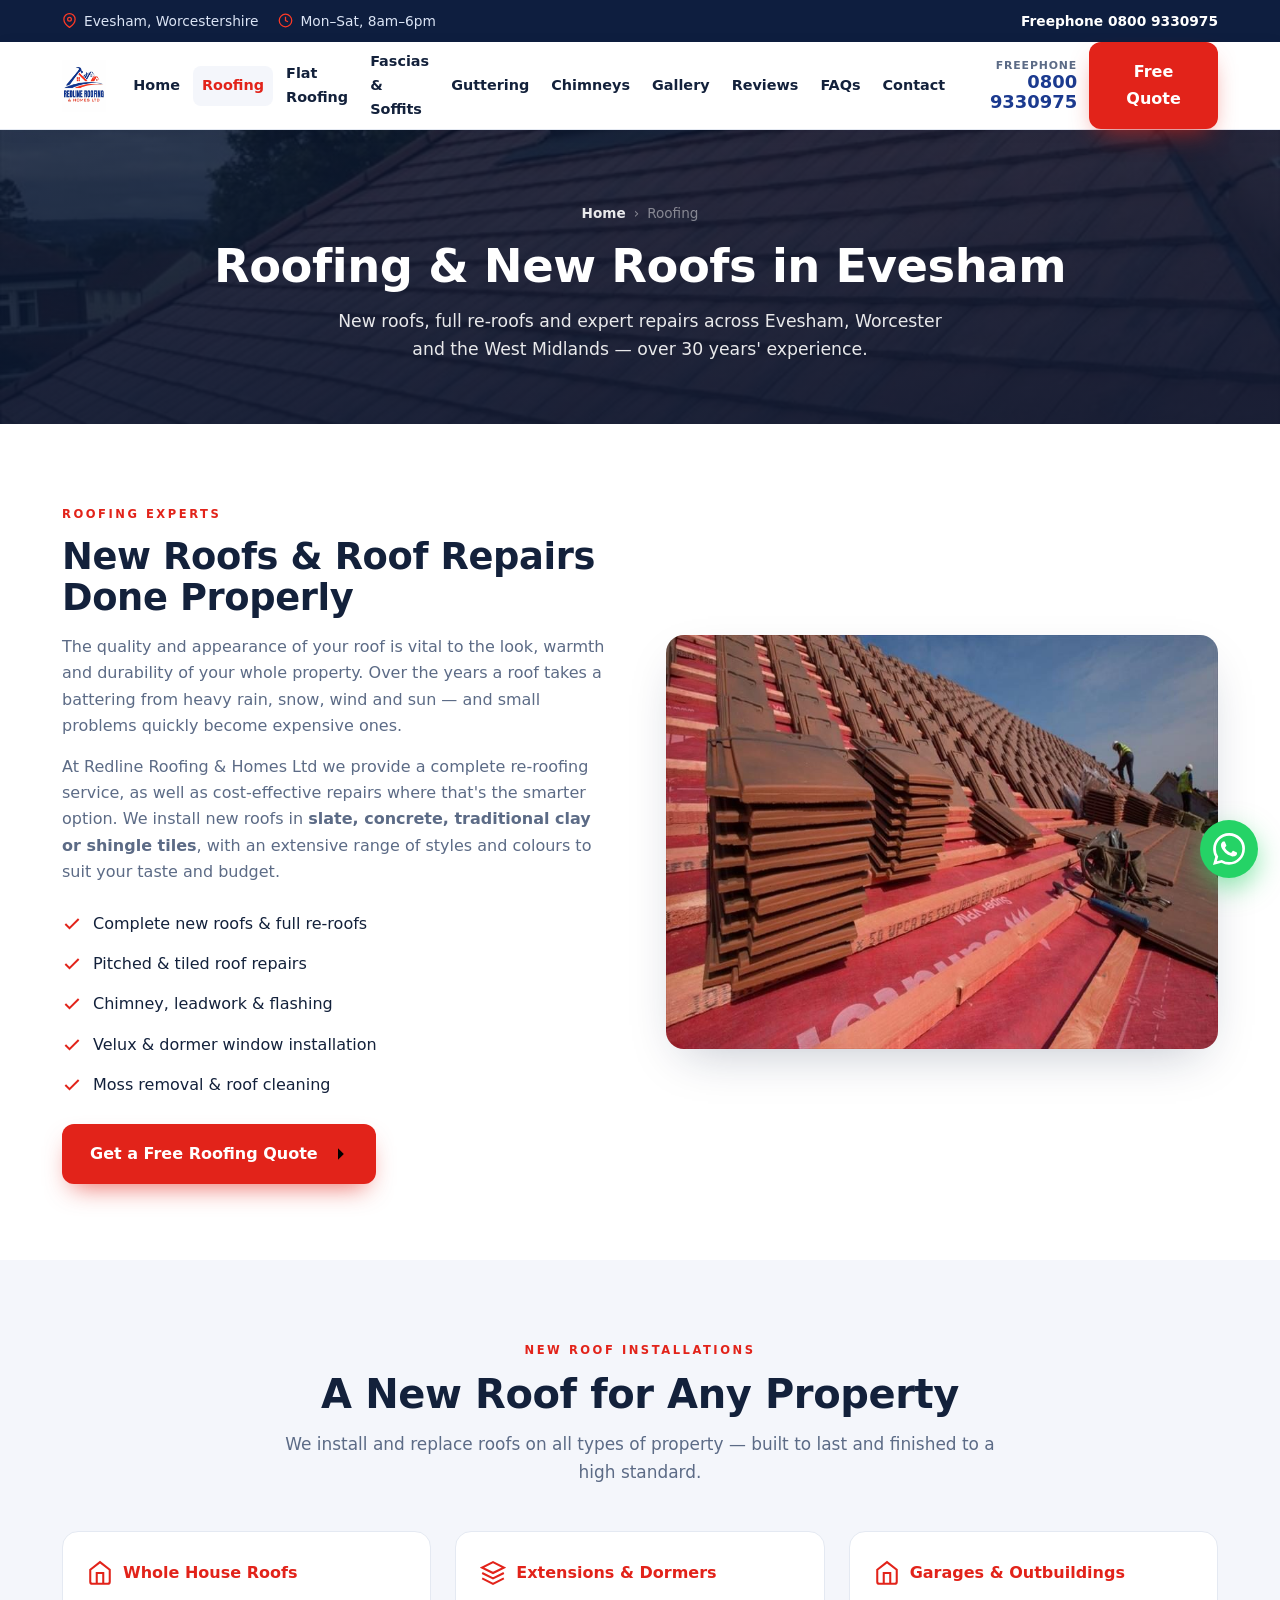
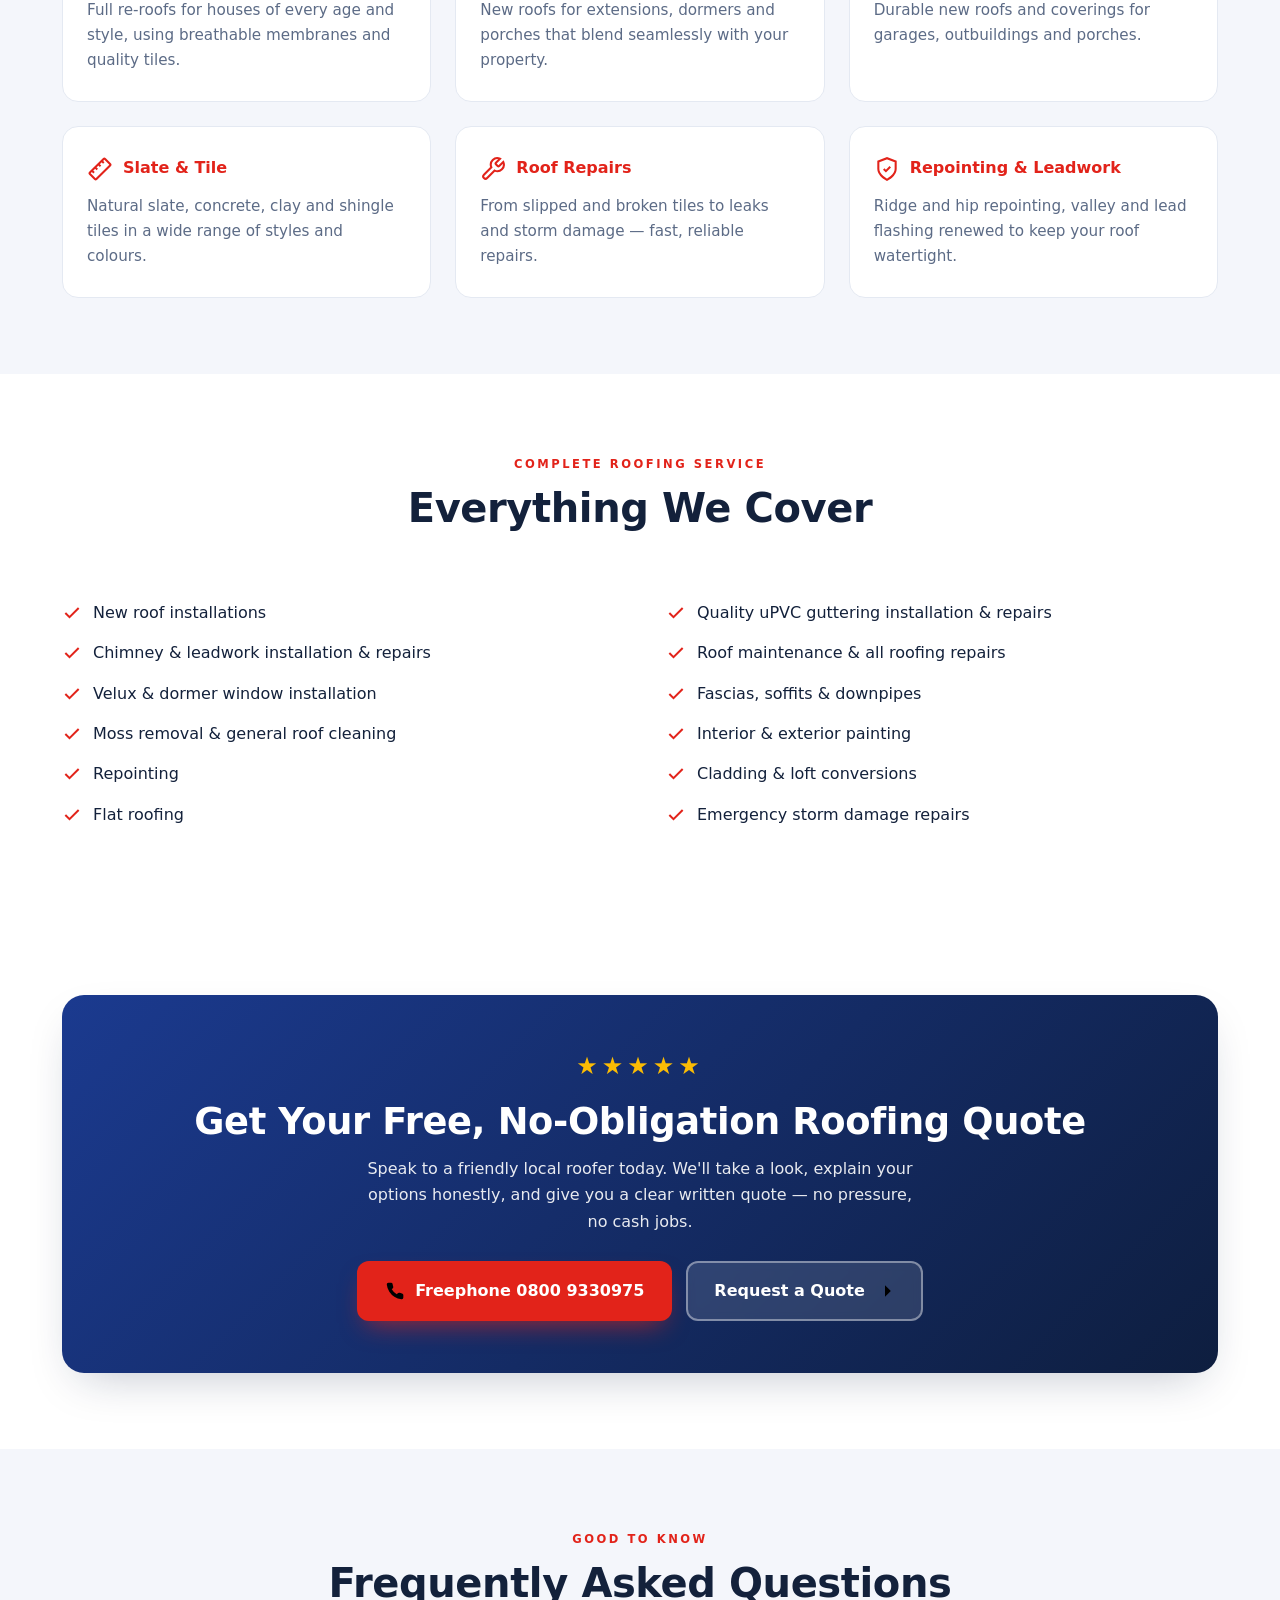
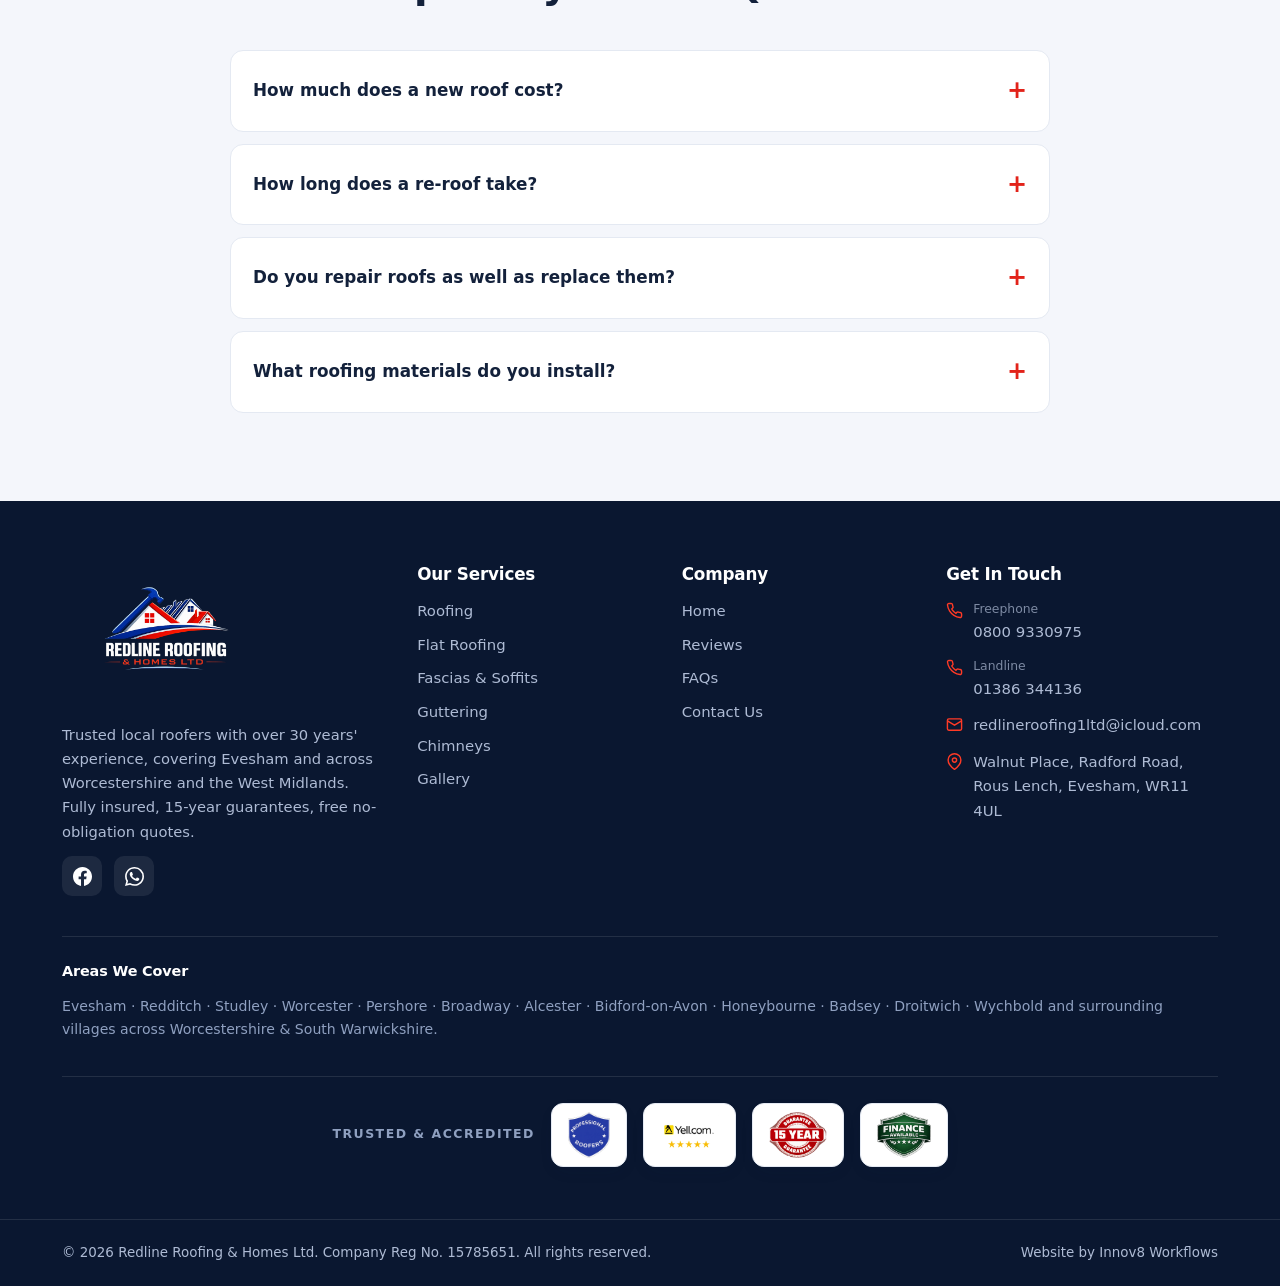
<file: roofing/index.html>
<!DOCTYPE html><html lang="en-GB"><head>
<meta charset="UTF-8"><meta name="viewport" content="width=device-width, initial-scale=1.0">
<meta http-equiv="Content-Security-Policy" content="default-src 'self'; base-uri 'self'; object-src 'none'; img-src 'self' data: https://www.googletagmanager.com https://*.google-analytics.com; media-src 'self'; style-src 'self' 'unsafe-inline' https://fonts.googleapis.com; font-src 'self' https://fonts.gstatic.com; script-src 'self' 'unsafe-inline' https://www.googletagmanager.com https://crm.innov8workflows.co.uk; connect-src 'self' https://script.google.com https://script.googleusercontent.com https://www.googletagmanager.com https://*.googletagmanager.com https://google-analytics.com https://*.google-analytics.com https://analytics.google.com https://*.analytics.google.com https://crm.innov8workflows.co.uk; form-action 'self'">
<title>Roofing & New Roofs in Evesham | Redline Roofing & Homes Ltd</title>
<meta name="description" content="Expert roofers in Evesham & Worcestershire. New roofs and full re-roofs in slate, tile, clay & shingle, plus repairs, repointing & leadwork. Fully insured, 15-yr guarantee. Call 0800 9330975.">
<link rel="canonical" href="https://www.redlineroofingandhomesltd.co.uk/roofing/">
<meta name="robots" content="index,follow">
<meta name="theme-color" content="#0A1730">
<meta name="msvalidate.01" content="E844CCC290C1D96E2EF891435686D1DA">
<!-- Google tag (gtag.js) -->
<script async src="https://www.googletagmanager.com/gtag/js?id=G-ZXZZR6697E"></script>
<script>
  window.dataLayer = window.dataLayer || [];
  function gtag(){dataLayer.push(arguments);}
  gtag('js', new Date());
  gtag('config', 'G-ZXZZR6697E');
</script>
<meta property="og:type" content="website"><meta property="og:site_name" content="Redline Roofing & Homes Ltd">
<meta property="og:title" content="Roofing & New Roofs in Evesham | Redline Roofing & Homes Ltd"><meta property="og:description" content="Expert roofers in Evesham & Worcestershire. New roofs and full re-roofs in slate, tile, clay & shingle, plus repairs, repointing & leadwork. Fully insured, 15-yr guarantee. Call 0800 9330975.">
<meta property="og:url" content="https://www.redlineroofingandhomesltd.co.uk/roofing/"><meta property="og:image" content="https://www.redlineroofingandhomesltd.co.uk/assets/img/og-home.jpg">
<meta property="og:image:width" content="1200"><meta property="og:image:height" content="630">
<meta property="og:image:alt" content="Redline Roofing &amp; Homes Ltd — trusted roofers in Evesham &amp; Worcestershire">
<meta name="twitter:card" content="summary_large_image"><meta name="twitter:title" content="Roofing & New Roofs in Evesham | Redline Roofing & Homes Ltd"><meta name="twitter:description" content="Expert roofers in Evesham & Worcestershire. New roofs and full re-roofs in slate, tile, clay & shingle, plus repairs, repointing & leadwork. Fully insured, 15-yr guarantee. Call 0800 9330975."><meta name="twitter:image" content="https://www.redlineroofingandhomesltd.co.uk/assets/img/og-home.jpg">
<meta name="referrer" content="strict-origin-when-cross-origin">
<link rel="icon" type="image/png" href="../assets/img/favicon.png"><link rel="apple-touch-icon" href="../assets/img/favicon.png">
<link rel="preconnect" href="https://fonts.googleapis.com"><link rel="preconnect" href="https://fonts.gstatic.com" crossorigin>
<link href="https://fonts.googleapis.com/css2?family=Plus+Jakarta+Sans:wght@600;700;800&family=Inter:wght@400;500;600;700&display=swap" rel="stylesheet">
<link rel="stylesheet" href="../assets/site.css">
<script type="application/ld+json">{"@context":"https://schema.org","@graph":[{"@type":"RoofingContractor","@id":"https://www.redlineroofingandhomesltd.co.uk/#business","name":"Redline Roofing & Homes Ltd","image":"https://www.redlineroofingandhomesltd.co.uk/assets/img/hero.jpg","url":"https://www.redlineroofingandhomesltd.co.uk/","logo":"https://www.redlineroofingandhomesltd.co.uk/assets/img/logo.jpg","telephone":"0800 9330975","email":"redlineroofing1ltd@icloud.com","priceRange":"££","address":{"@type":"PostalAddress","streetAddress":"Walnut Place, Radford Road, Rous Lench","addressLocality":"Evesham","addressRegion":"Worcestershire","postalCode":"WR11 4UL","addressCountry":"GB"},"geo":{"@type":"GeoCoordinates","latitude":52.1616,"longitude":-1.9873},"areaServed":[{"@type":"City","name":"Evesham"},{"@type":"City","name":"Redditch"},{"@type":"City","name":"Studley"},{"@type":"City","name":"Worcester"},{"@type":"City","name":"Pershore"},{"@type":"City","name":"Broadway"},{"@type":"City","name":"Alcester"},{"@type":"City","name":"Bidford-on-Avon"},{"@type":"City","name":"Honeybourne"},{"@type":"City","name":"Badsey"},{"@type":"City","name":"Droitwich"},{"@type":"City","name":"Wychbold"}],"openingHoursSpecification":[{"@type":"OpeningHoursSpecification","dayOfWeek":["Monday","Tuesday","Wednesday","Thursday","Friday","Saturday"],"opens":"08:00","closes":"18:00"}],"foundingDate":"2005","slogan":"Your Professional Local Roofers","founder":{"@type":"Person","name":"Levy Price"},"knowsAbout":["Roofing","New roofs","Roof repairs","Flat roofing","EPDM","GRP fibreglass roofing","Fascias and soffits","Guttering","Chimney repairs","Repointing","Leadwork"]},{"@type":"WebPage","@id":"https://www.redlineroofingandhomesltd.co.uk/roofing/#webpage","url":"https://www.redlineroofingandhomesltd.co.uk/roofing/","name":"Roofing & New Roofs in Evesham | Redline Roofing & Homes Ltd","description":"Expert roofers in Evesham & Worcestershire. New roofs and full re-roofs in slate, tile, clay & shingle, plus repairs, repointing & leadwork. Fully insured, 15-yr guarantee. Call 0800 9330975.","isPartOf":{"@id":"https://www.redlineroofingandhomesltd.co.uk/#website"},"about":{"@id":"https://www.redlineroofingandhomesltd.co.uk/#business"}},{"@type":"WebSite","@id":"https://www.redlineroofingandhomesltd.co.uk/#website","url":"https://www.redlineroofingandhomesltd.co.uk/","name":"Redline Roofing & Homes Ltd","publisher":{"@id":"https://www.redlineroofingandhomesltd.co.uk/#business"}},{"@type":"BreadcrumbList","@id":"https://www.redlineroofingandhomesltd.co.uk/roofing/#breadcrumb","itemListElement":[{"@type":"ListItem","position":1,"name":"Home","item":"https://www.redlineroofingandhomesltd.co.uk/"},{"@type":"ListItem","position":2,"name":"Roofing","item":"https://www.redlineroofingandhomesltd.co.uk/roofing/"}]},{"@type":"Service","name":"Roofing & New Roofs","provider":{"@id":"https://www.redlineroofingandhomesltd.co.uk/#business"},"areaServed":[{"@type":"City","name":"Evesham"},{"@type":"City","name":"Redditch"},{"@type":"City","name":"Studley"},{"@type":"City","name":"Worcester"},{"@type":"City","name":"Pershore"},{"@type":"City","name":"Broadway"},{"@type":"City","name":"Alcester"},{"@type":"City","name":"Bidford-on-Avon"},{"@type":"City","name":"Honeybourne"},{"@type":"City","name":"Badsey"},{"@type":"City","name":"Droitwich"},{"@type":"City","name":"Wychbold"}],"description":"Expert roofers in Evesham & Worcestershire. New roofs and full re-roofs in slate, tile, clay & shingle, plus repairs, repointing & leadwork. Fully insured, 15-yr guarantee. Call 0800 9330975.","serviceType":"Roofing & New Roofs"},{"@type":"FAQPage","@id":"https://www.redlineroofingandhomesltd.co.uk/roofing/#faq","mainEntity":[{"@type":"Question","name":"How much does a new roof cost?","acceptedAnswer":{"@type":"Answer","text":"Every roof is different, so cost depends on size, pitch, materials and access. We provide a free, no-obligation written quote after assessing your roof — call Freephone 0800 9330975."}},{"@type":"Question","name":"How long does a re-roof take?","acceptedAnswer":{"@type":"Answer","text":"A typical house re-roof usually takes a few days to around a week depending on the size of the roof and the weather. We'll give you a clear timescale with your quote."}},{"@type":"Question","name":"Do you repair roofs as well as replace them?","acceptedAnswer":{"@type":"Answer","text":"Yes. Where a repair is the more sensible and cost-effective option, we'll always tell you honestly. We fix slipped and broken tiles, leaks, flashing, ridges and storm damage."}},{"@type":"Question","name":"What roofing materials do you install?","acceptedAnswer":{"@type":"Answer","text":"We install natural slate, concrete, traditional clay and shingle tiles in a wide range of styles and colours to suit your property and budget."}}]}]}</script>
</head><body>
<div class="topbar"><div class="wrap">
  <div class="tb-left">
    <span><svg viewBox="0 0 24 24" aria-hidden="true"><path d="M21 10c0 7-9 13-9 13s-9-6-9-13a9 9 0 0 1 18 0z"/><circle cx="12" cy="10" r="3"/></svg>Evesham, Worcestershire</span>
    <span><svg viewBox="0 0 24 24" aria-hidden="true"><circle cx="12" cy="12" r="10"/><polyline points="12 6 12 12 16 14"/></svg>Mon–Sat, 8am–6pm</span>
  </div>
  <div class="tb-right"><a href="tel:08009330975">Freephone 0800 9330975</a></div>
</div></div>
<header class="nav"><div class="wrap">
  <a class="nav-logo" href="../" aria-label="Redline Roofing & Homes Ltd home"><img src="../assets/img/logo.jpg" alt="Redline Roofing & Homes Ltd logo" width="170" height="68"></a>
  <nav class="nav-menu" aria-label="Primary"><a href="../">Home</a><a href="../roofing/" class="active">Roofing</a><a href="../flat-roofing/">Flat Roofing</a><a href="../fascias-soffits/">Fascias & Soffits</a><a href="../guttering/">Guttering</a><a href="../chimneys-repair/">Chimneys</a><a href="../gallery/">Gallery</a><a href="../reviews/">Reviews</a><a href="../faqs/">FAQs</a><a href="../contact-us/">Contact</a></nav>
  <div class="nav-cta">
    <a class="nav-call" href="tel:08009330975"><small>Freephone</small><b>0800 9330975</b></a>
    <a class="btn btn-red" href="../contact-us/">Free Quote</a>
  </div>
  <button class="nav-toggle" aria-label="Menu" aria-expanded="false" onclick="var m=document.getElementById('mm');var o=m.classList.toggle('open');this.setAttribute('aria-expanded',o)"><span></span><span></span><span></span></button>
</div></header>
<div class="mobile-menu" id="mm"><a href="../">Home</a><a href="../roofing/">Roofing</a><a href="../flat-roofing/">Flat Roofing</a><a href="../fascias-soffits/">Fascias & Soffits</a><a href="../guttering/">Guttering</a><a href="../chimneys-repair/">Chimneys</a><a href="../gallery/">Gallery</a><a href="../reviews/">Reviews</a><a href="../faqs/">FAQs</a><a href="../contact-us/">Contact</a><a href="tel:08009330975" style="color:var(--red)">📞 Call 0800 9330975</a></div><section class="page-hero" style="background:url('../assets/img/roof-1.jpg') center/cover no-repeat #0A1730"><div class="wrap"><div class="crumbs"><a href="../">Home</a><span>›</span><span>Roofing</span></div><h1>Roofing &amp; New Roofs in Evesham</h1><p>New roofs, full re-roofs and expert repairs across Evesham, Worcester and the West Midlands — over 30 years' experience.</p></div></section>
<section class="section"><div class="wrap"><div class="split">
  <div class="split-body reveal">
    <span class="eyebrow">Roofing Experts</span><h2>New Roofs &amp; Roof Repairs Done Properly</h2>
    <p>The quality and appearance of your roof is vital to the look, warmth and durability of your whole property. Over the years a roof takes a battering from heavy rain, snow, wind and sun — and small problems quickly become expensive ones.</p>
    <p>At Redline Roofing & Homes Ltd we provide a complete re-roofing service, as well as cost-effective repairs where that's the smarter option. We install new roofs in <strong>slate, concrete, traditional clay or shingle tiles</strong>, with an extensive range of styles and colours to suit your taste and budget.</p>
    <ul class="ticks"><li><svg viewBox="0 0 24 24" aria-hidden="true"><polyline points="20 6 9 17 4 12"/></svg>Complete new roofs &amp; full re-roofs</li><li><svg viewBox="0 0 24 24" aria-hidden="true"><polyline points="20 6 9 17 4 12"/></svg>Pitched &amp; tiled roof repairs</li><li><svg viewBox="0 0 24 24" aria-hidden="true"><polyline points="20 6 9 17 4 12"/></svg>Chimney, leadwork &amp; flashing</li><li><svg viewBox="0 0 24 24" aria-hidden="true"><polyline points="20 6 9 17 4 12"/></svg>Velux &amp; dormer window installation</li><li><svg viewBox="0 0 24 24" aria-hidden="true"><polyline points="20 6 9 17 4 12"/></svg>Moss removal &amp; roof cleaning</li></ul>
    <a class="btn btn-red" href="../contact-us/">Get a Free Roofing Quote <svg viewBox="0 0 24 24" aria-hidden="true"><line x1="5" y1="12" x2="19" y2="12"/><polyline points="12 5 19 12 12 19"/></svg></a>
  </div>
  <div class="split-media reveal"><img src="../assets/img/roof-2.jpg" alt="New roof installation in progress by Redline Roofing" loading="lazy"></div>
</div></div></section>
<section class="section mist"><div class="wrap">
  <div class="section-head reveal"><span class="eyebrow">New Roof Installations</span><h2>A New Roof for Any Property</h2><p>We install and replace roofs on all types of property — built to last and finished to a high standard.</p></div>
  <div class="feat-grid">
    <div class="feat-card reveal"><div class="n"><svg viewBox="0 0 24 24" aria-hidden="true"><path d="M3 9l9-7 9 7v11a2 2 0 0 1-2 2H5a2 2 0 0 1-2-2z"/><polyline points="9 22 9 12 15 12 15 22"/></svg> Whole House Roofs</div><p>Full re-roofs for houses of every age and style, using breathable membranes and quality tiles.</p></div>
    <div class="feat-card reveal"><div class="n"><svg viewBox="0 0 24 24" aria-hidden="true"><polygon points="12 2 2 7 12 12 22 7 12 2"/><polyline points="2 17 12 22 22 17"/><polyline points="2 12 12 17 22 12"/></svg> Extensions &amp; Dormers</div><p>New roofs for extensions, dormers and porches that blend seamlessly with your property.</p></div>
    <div class="feat-card reveal"><div class="n"><svg viewBox="0 0 24 24" aria-hidden="true"><path d="M3 9l9-7 9 7v11a2 2 0 0 1-2 2H5a2 2 0 0 1-2-2z"/><polyline points="9 22 9 12 15 12 15 22"/></svg> Garages &amp; Outbuildings</div><p>Durable new roofs and coverings for garages, outbuildings and porches.</p></div>
    <div class="feat-card reveal"><div class="n"><svg viewBox="0 0 24 24" aria-hidden="true"><path d="M21.3 8.7 8.7 21.3a1 1 0 0 1-1.4 0l-4.6-4.6a1 1 0 0 1 0-1.4L15.3 2.7a1 1 0 0 1 1.4 0l4.6 4.6a1 1 0 0 1 0 1.4Z"/><path d="m7.5 10.5 2 2M10.5 7.5l2 2M13.5 4.5l2 2M4.5 13.5l2 2"/></svg> Slate &amp; Tile</div><p>Natural slate, concrete, clay and shingle tiles in a wide range of styles and colours.</p></div>
    <div class="feat-card reveal"><div class="n"><svg viewBox="0 0 24 24" aria-hidden="true"><path d="M14.7 6.3a1 1 0 0 0 0 1.4l1.6 1.6a1 1 0 0 0 1.4 0l3.77-3.77a6 6 0 0 1-7.94 7.94l-6.91 6.91a2.12 2.12 0 0 1-3-3l6.91-6.91a6 6 0 0 1 7.94-7.94l-3.76 3.76z"/></svg> Roof Repairs</div><p>From slipped and broken tiles to leaks and storm damage — fast, reliable repairs.</p></div>
    <div class="feat-card reveal"><div class="n"><svg viewBox="0 0 24 24" aria-hidden="true"><path d="M12 22s8-4 8-10V5l-8-3-8 3v7c0 6 8 10 8 10z"/><polyline points="9 12 11 14 15 10"/></svg> Repointing &amp; Leadwork</div><p>Ridge and hip repointing, valley and lead flashing renewed to keep your roof watertight.</p></div>
  </div>
</div></section>
<section class="section"><div class="wrap">
  <div class="section-head reveal"><span class="eyebrow">Complete Roofing Service</span><h2>Everything We Cover</h2></div>
  <div class="split" style="align-items:start">
    <div class="split-body reveal"><ul class="ticks"><li><svg viewBox="0 0 24 24" aria-hidden="true"><polyline points="20 6 9 17 4 12"/></svg>New roof installations</li><li><svg viewBox="0 0 24 24" aria-hidden="true"><polyline points="20 6 9 17 4 12"/></svg>Chimney &amp; leadwork installation &amp; repairs</li><li><svg viewBox="0 0 24 24" aria-hidden="true"><polyline points="20 6 9 17 4 12"/></svg>Velux &amp; dormer window installation</li><li><svg viewBox="0 0 24 24" aria-hidden="true"><polyline points="20 6 9 17 4 12"/></svg>Moss removal &amp; general roof cleaning</li><li><svg viewBox="0 0 24 24" aria-hidden="true"><polyline points="20 6 9 17 4 12"/></svg>Repointing</li><li><svg viewBox="0 0 24 24" aria-hidden="true"><polyline points="20 6 9 17 4 12"/></svg>Flat roofing</li></ul></div>
    <div class="split-body reveal"><ul class="ticks"><li><svg viewBox="0 0 24 24" aria-hidden="true"><polyline points="20 6 9 17 4 12"/></svg>Quality uPVC guttering installation &amp; repairs</li><li><svg viewBox="0 0 24 24" aria-hidden="true"><polyline points="20 6 9 17 4 12"/></svg>Roof maintenance &amp; all roofing repairs</li><li><svg viewBox="0 0 24 24" aria-hidden="true"><polyline points="20 6 9 17 4 12"/></svg>Fascias, soffits &amp; downpipes</li><li><svg viewBox="0 0 24 24" aria-hidden="true"><polyline points="20 6 9 17 4 12"/></svg>Interior &amp; exterior painting</li><li><svg viewBox="0 0 24 24" aria-hidden="true"><polyline points="20 6 9 17 4 12"/></svg>Cladding &amp; loft conversions</li><li><svg viewBox="0 0 24 24" aria-hidden="true"><polyline points="20 6 9 17 4 12"/></svg>Emergency storm damage repairs</li></ul></div>
  </div>
</div></section><section class="section"><div class="wrap"><div class="band reveal">
   <div class="stars">★★★★★</div>
   <h2>Get Your Free, No-Obligation Roofing Quote</h2>
   <p>Speak to a friendly local roofer today. We'll take a look, explain your options honestly, and give you a clear written quote — no pressure, no cash jobs.</p>
   <div class="hero-actions">
     <a class="btn btn-red" href="tel:08009330975"><svg viewBox="0 0 24 24" aria-hidden="true"><path d="M22 16.92v3a2 2 0 0 1-2.18 2 19.79 19.79 0 0 1-8.63-3.07 19.5 19.5 0 0 1-6-6 19.79 19.79 0 0 1-3.07-8.67A2 2 0 0 1 4.11 2h3a2 2 0 0 1 2 1.72 12.84 12.84 0 0 0 .7 2.81 2 2 0 0 1-.45 2.11L8.09 9.91a16 16 0 0 0 6 6l1.27-1.27a2 2 0 0 1 2.11-.45 12.84 12.84 0 0 0 2.81.7A2 2 0 0 1 22 16.92z"/></svg> Freephone 0800 9330975</a>
     <a class="btn btn-ghost" href="../contact-us/">Request a Quote <svg viewBox="0 0 24 24" aria-hidden="true"><line x1="5" y1="12" x2="19" y2="12"/><polyline points="12 5 19 12 12 19"/></svg></a>
   </div>
  </div></div></section><section class="section mist"><div class="wrap"><div class="section-head reveal"><span class="eyebrow">Good to know</span><h2>Frequently Asked Questions</h2></div><div class="faq"><details class="reveal"><summary>How much does a new roof cost?</summary><div class="fa-body">Every roof is different, so cost depends on size, pitch, materials and access. We provide a free, no-obligation written quote after assessing your roof — call Freephone 0800 9330975.</div></details><details class="reveal"><summary>How long does a re-roof take?</summary><div class="fa-body">A typical house re-roof usually takes a few days to around a week depending on the size of the roof and the weather. We'll give you a clear timescale with your quote.</div></details><details class="reveal"><summary>Do you repair roofs as well as replace them?</summary><div class="fa-body">Yes. Where a repair is the more sensible and cost-effective option, we'll always tell you honestly. We fix slipped and broken tiles, leaks, flashing, ridges and storm damage.</div></details><details class="reveal"><summary>What roofing materials do you install?</summary><div class="fa-body">We install natural slate, concrete, traditional clay and shingle tiles in a wide range of styles and colours to suit your property and budget.</div></details></div></div></section>
<a class="wa-float" href="https://wa.me/447547575441" target="_blank" rel="noopener" aria-label="WhatsApp us"><svg viewBox="0 0 24 24" aria-hidden="true"><path d="M17.47 14.38c-.3-.15-1.76-.87-2.03-.97-.27-.1-.47-.15-.67.15-.2.3-.77.96-.95 1.16-.17.2-.35.22-.65.07-.3-.15-1.26-.46-2.4-1.48-.89-.79-1.49-1.77-1.66-2.07-.17-.3-.02-.46.13-.61.13-.13.3-.35.45-.52.15-.17.2-.3.3-.5.1-.2.05-.37-.02-.52-.07-.15-.67-1.61-.92-2.21-.24-.58-.49-.5-.67-.51-.17-.01-.37-.01-.57-.01-.2 0-.52.07-.8.37-.27.3-1.04 1.02-1.04 2.48 0 1.46 1.07 2.88 1.22 3.08.15.2 2.1 3.2 5.08 4.49.71.31 1.26.49 1.69.63.71.23 1.36.19 1.87.12.57-.09 1.76-.72 2.01-1.41.25-.7.25-1.29.17-1.41-.07-.13-.27-.2-.57-.35z"/><path d="M20.52 3.45A11.86 11.86 0 0 0 12.04 0C5.46 0 .1 5.35.1 11.93c0 2.1.55 4.15 1.6 5.96L0 24l6.3-1.65a11.9 11.9 0 0 0 5.73 1.46h.01c6.58 0 11.93-5.35 11.94-11.93a11.86 11.86 0 0 0-3.46-8.43zM12.05 21.8h-.01a9.9 9.9 0 0 1-5.04-1.38l-.36-.21-3.74.98 1-3.65-.24-.37a9.86 9.86 0 0 1-1.51-5.25c0-5.46 4.45-9.9 9.91-9.9 2.65 0 5.13 1.03 7 2.9a9.82 9.82 0 0 1 2.9 7c-.01 5.46-4.46 9.9-9.91 9.9z"/></svg></a>
<footer class="footer"><div class="wrap"><div class="foot-grid">
  <div>
    <img class="foot-logo" src="../assets/img/logo-white.png" alt="Redline Roofing & Homes Ltd">
    <p>Trusted local roofers with over 30 years' experience, covering Evesham and across Worcestershire and the West Midlands. Fully insured, 15-year guarantees, free no-obligation quotes.</p>
    <div class="foot-social">
      <a href="https://www.facebook.com/redlineroofingandhomesltd/reviews" target="_blank" rel="noopener" aria-label="Facebook"><svg viewBox="0 0 24 24" aria-hidden="true"><path d="M24 12.07C24 5.4 18.63 0 12 0S0 5.4 0 12.07C0 18.1 4.39 23.09 10.13 24v-8.44H7.08v-3.49h3.05V9.41c0-3.02 1.79-4.69 4.53-4.69 1.31 0 2.68.24 2.68.24v2.97h-1.5c-1.49 0-1.96.93-1.96 1.89v2.25h3.32l-.53 3.49h-2.79V24C19.61 23.09 24 18.1 24 12.07z"/></svg></a>
      <a href="https://wa.me/447547575441" target="_blank" rel="noopener" aria-label="WhatsApp"><svg viewBox="0 0 24 24" aria-hidden="true"><path d="M17.47 14.38c-.3-.15-1.76-.87-2.03-.97-.27-.1-.47-.15-.67.15-.2.3-.77.96-.95 1.16-.17.2-.35.22-.65.07-.3-.15-1.26-.46-2.4-1.48-.89-.79-1.49-1.77-1.66-2.07-.17-.3-.02-.46.13-.61.13-.13.3-.35.45-.52.15-.17.2-.3.3-.5.1-.2.05-.37-.02-.52-.07-.15-.67-1.61-.92-2.21-.24-.58-.49-.5-.67-.51-.17-.01-.37-.01-.57-.01-.2 0-.52.07-.8.37-.27.3-1.04 1.02-1.04 2.48 0 1.46 1.07 2.88 1.22 3.08.15.2 2.1 3.2 5.08 4.49.71.31 1.26.49 1.69.63.71.23 1.36.19 1.87.12.57-.09 1.76-.72 2.01-1.41.25-.7.25-1.29.17-1.41-.07-.13-.27-.2-.57-.35z"/><path d="M20.52 3.45A11.86 11.86 0 0 0 12.04 0C5.46 0 .1 5.35.1 11.93c0 2.1.55 4.15 1.6 5.96L0 24l6.3-1.65a11.9 11.9 0 0 0 5.73 1.46h.01c6.58 0 11.93-5.35 11.94-11.93a11.86 11.86 0 0 0-3.46-8.43zM12.05 21.8h-.01a9.9 9.9 0 0 1-5.04-1.38l-.36-.21-3.74.98 1-3.65-.24-.37a9.86 9.86 0 0 1-1.51-5.25c0-5.46 4.45-9.9 9.91-9.9 2.65 0 5.13 1.03 7 2.9a9.82 9.82 0 0 1 2.9 7c-.01 5.46-4.46 9.9-9.91 9.9z"/></svg></a>
    </div>
  </div>
  <div><h4>Our Services</h4><ul class="foot-links"><a href="../roofing/">Roofing</a><a href="../flat-roofing/">Flat Roofing</a><a href="../fascias-soffits/">Fascias & Soffits</a><a href="../guttering/">Guttering</a><a href="../chimneys-repair/">Chimneys</a><a href="../gallery/">Gallery</a></ul></div>
  <div><h4>Company</h4><ul class="foot-links">
    <a href="../">Home</a><a href="../reviews/">Reviews</a><a href="../faqs/">FAQs</a><a href="../contact-us/">Contact Us</a>
  </ul></div>
  <div><h4>Get In Touch</h4><ul class="foot-contact" style="list-style:none">
    <li><svg viewBox="0 0 24 24" aria-hidden="true"><path d="M22 16.92v3a2 2 0 0 1-2.18 2 19.79 19.79 0 0 1-8.63-3.07 19.5 19.5 0 0 1-6-6 19.79 19.79 0 0 1-3.07-8.67A2 2 0 0 1 4.11 2h3a2 2 0 0 1 2 1.72 12.84 12.84 0 0 0 .7 2.81 2 2 0 0 1-.45 2.11L8.09 9.91a16 16 0 0 0 6 6l1.27-1.27a2 2 0 0 1 2.11-.45 12.84 12.84 0 0 0 2.81.7A2 2 0 0 1 22 16.92z"/></svg><span><small style="display:block;opacity:.7">Freephone</small><a href="tel:08009330975">0800 9330975</a></span></li>
    <li><svg viewBox="0 0 24 24" aria-hidden="true"><path d="M22 16.92v3a2 2 0 0 1-2.18 2 19.79 19.79 0 0 1-8.63-3.07 19.5 19.5 0 0 1-6-6 19.79 19.79 0 0 1-3.07-8.67A2 2 0 0 1 4.11 2h3a2 2 0 0 1 2 1.72 12.84 12.84 0 0 0 .7 2.81 2 2 0 0 1-.45 2.11L8.09 9.91a16 16 0 0 0 6 6l1.27-1.27a2 2 0 0 1 2.11-.45 12.84 12.84 0 0 0 2.81.7A2 2 0 0 1 22 16.92z"/></svg><span><small style="display:block;opacity:.7">Landline</small><a href="tel:01386344136">01386 344136</a></span></li>
    <li><svg viewBox="0 0 24 24" aria-hidden="true"><rect x="2" y="4" width="20" height="16" rx="2"/><path d="m22 7-10 6L2 7"/></svg><a href="mailto:redlineroofing1ltd@icloud.com">redlineroofing1ltd@icloud.com</a></li>
    <li><svg viewBox="0 0 24 24" aria-hidden="true"><path d="M21 10c0 7-9 13-9 13s-9-6-9-13a9 9 0 0 1 18 0z"/><circle cx="12" cy="10" r="3"/></svg><span>Walnut Place, Radford Road, Rous Lench, Evesham, WR11 4UL</span></li>
  </ul></div>
</div>
<div class="foot-areas" style="margin-top:40px;padding-top:26px;border-top:1px solid rgba(255,255,255,.1)"><h4 style="font-size:.9rem">Areas We Cover</h4><p style="font-size:.88rem;color:#8fa0c0">Evesham · Redditch · Studley · Worcester · Pershore · Broadway · Alcester · Bidford-on-Avon · Honeybourne · Badsey · Droitwich · Wychbold and surrounding villages across Worcestershire &amp; South Warwickshire.</p></div><div class="foot-accred"><span>Trusted &amp; Accredited</span><div class="acc-chip sm"><img src="../assets/img/acc-badge.png" alt="Professional roofers badge"></div><div class="acc-chip sm"><img src="../assets/img/acc-yell.png" alt="Listed on Yell"></div><div class="acc-chip sm"><img src="../assets/img/acc-guarantee.png" alt="15-year workmanship guarantee"></div><div class="acc-chip sm"><img src="../assets/img/acc-finance.png" alt="Finance available"></div></div>
</div>
<div class="foot-bottom"><div class="wrap">
  <span>© 2026 Redline Roofing & Homes Ltd. Company Reg No. 15785651. All rights reserved.</span>
  <span>Website by <a href="https://innov8workflows.co.uk" target="_blank" rel="noopener">Innov8 Workflows</a></span>
</div></div>
</footer>
<script>
document.querySelectorAll('#mm a').forEach(function(a){a.addEventListener('click',function(){document.getElementById('mm').classList.remove('open')})});
(function(){var e=[].slice.call(document.querySelectorAll('.reveal'));if(!('IntersectionObserver' in window)){e.forEach(function(x){x.classList.add('in')});return}var o=new IntersectionObserver(function(es){es.forEach(function(en){if(en.isIntersecting){en.target.classList.add('in');o.unobserve(en.target)}})},{threshold:.12});e.forEach(function(x){o.observe(x)})})();
(function(){var vids=[].slice.call(document.querySelectorAll('.ba-vid video'));if(!vids.length)return;function play(v){var p=v.play();if(p&&p.catch)p.catch(function(){})}if(!('IntersectionObserver' in window)){vids.forEach(play);return}var o=new IntersectionObserver(function(es){es.forEach(function(en){if(en.isIntersecting)play(en.target);else en.target.pause()})},{threshold:.35});vids.forEach(function(v){o.observe(v)})})();
(function(){var root=document.querySelector('[data-rev]');if(!root)return;var track=root.querySelector('.rev-track'),dots=root.parentNode.querySelector('.rev-dots'),cards=[].slice.call(track.children);var page=0,timer;function pv(){return window.matchMedia('(min-width:961px)').matches?3:window.matchMedia('(min-width:641px)').matches?2:1}function pages(){return Math.ceil(cards.length/pv())}function render(){var mx=Math.max(0,(cards.length-pv())*(100/pv()));var sh=Math.min(page*100,mx);track.style.transform='translateX(-'+sh+'%)';[].slice.call(dots.children).forEach(function(d,i){d.className=i===page?'on':''})}function build(){dots.innerHTML='';for(var i=0;i<pages();i++){(function(i){var b=document.createElement('button');b.setAttribute('aria-label','Go to slide '+(i+1));b.addEventListener('click',function(){page=i;render();reset()});dots.appendChild(b)})(i)}if(page>=pages())page=pages()-1;render()}function go(d){var n=pages();page=(page+d+n)%n;render()}function reset(){clearInterval(timer);timer=setInterval(function(){go(1)},5000)}root.querySelector('.prev').addEventListener('click',function(){go(-1);reset()});root.querySelector('.next').addEventListener('click',function(){go(1);reset()});root.addEventListener('mouseenter',function(){clearInterval(timer)});root.addEventListener('mouseleave',reset);var x0=null;root.addEventListener('touchstart',function(e){x0=e.touches[0].clientX},{passive:true});root.addEventListener('touchend',function(e){if(x0===null)return;var dx=e.changedTouches[0].clientX-x0;if(Math.abs(dx)>40){go(dx<0?1:-1);reset()}x0=null});var rt;window.addEventListener('resize',function(){clearTimeout(rt);rt=setTimeout(build,200)});build();reset()})();
var qf=document.getElementById('quoteForm');
if(qf){qf.addEventListener('submit',function(e){e.preventDefault();var f=this;var msg='New enquiry from the website%0a%0aName: '+encodeURIComponent(f.name.value)+'%0aPhone: '+encodeURIComponent(f.phone.value)+'%0aService: '+encodeURIComponent(f.service.value)+'%0aDetails: '+encodeURIComponent(f.message.value);window.open('https://wa.me/447547575441?text='+msg,'_blank');f.reset();var b=f.querySelector('button[type=submit]');b.textContent='Opening WhatsApp…';setTimeout(function(){b.textContent='Send My Enquiry'},2500);});}
</script>
<!-- Lead logger -> Google Sheet (Apps Script) -->
<script>
(function(){
  var LEAD_URL='https://script.google.com/macros/s/AKfycbxzw7p2XNIn0cgzWnAfyxzSPaNN6l9PL2bSHvyesjcseEUmU2Z1HqtDaLNAItKTbBS9mA/exec';

  /* NEVER navigator.sendBeacon here - it silently drops the /exec cross-origin
     302 while returning true, so leads vanish with no error anywhere. */
  function sendLead(d){
    try{
      d.page = location.pathname || '/';
      fetch(LEAD_URL,{method:'POST',mode:'no-cors',keepalive:true,
        headers:{'Content-Type':'text/plain;charset=UTF-8'},
        body:JSON.stringify(d)});
    }catch(e){}
    /* mirror the same action into GA4 as a conversion event */
    try{
      if(typeof gtag==='function'){
        var ev = d.type==='Quote form'    ? 'generate_lead'
               : d.type==='Call click'    ? 'click_to_call'
               : d.type==='WhatsApp click'? 'click_whatsapp' : '';
        if(ev) gtag('event',ev,{lead_source:d.source||'',page_path:d.page||''});
      }
    }catch(e){}
  }

  function where(el){
    if(!el||!el.closest) return 'page';
    if(el.closest('.wa-float')) return 'whatsapp widget';
    if(el.closest('.topbar')) return 'top bar';
    if(el.closest('.nav')) return 'nav';
    if(el.closest('.hero')) return 'hero';
    if(el.closest('.page-hero')) return 'page hero';
    if(el.closest('form')) return 'contact form';
    if(el.closest('.finalcta')) return 'bottom CTA';
    if(el.closest('.band')) return 'CTA band';
    if(el.closest('.contact-info')) return 'contact details';
    if(el.closest('footer')) return 'footer';
    return 'page';
  }

  /* Capture phase, so the row is sent before the tel:/wa.me navigation
     tears the page down. keepalive is what lets it survive unload. */
  document.addEventListener('click',function(e){
    var t=e.target; if(!t||!t.closest) return;
    var a=t.closest('a'); if(!a) return;
    var h=a.getAttribute('href')||'';
    if(h.indexOf('tel:')===0){
      sendLead({type:'Call click',phone:h.replace('tel:',''),source:where(a)});
    } else if(h.indexOf('wa.me')>-1){
      sendLead({type:'WhatsApp click',source:where(a)});
    }
  },true);

  /* Capture phase on document fires BEFORE the form's own submit handler,
     so the values are read before that handler calls f.reset(). */
  document.addEventListener('submit',function(e){
    var f=e.target; if(!f||f.id!=='quoteForm') return;
    function v(id){var el=document.getElementById(id);return el?String(el.value||'').trim():'';}
    sendLead({type:'Quote form',name:v('qname'),phone:v('qphone'),
      service:v('qservice'),details:v('qmsg'),source:'contact form'});
  },true);
})();
</script>
<script defer src="https://crm.innov8workflows.co.uk/track.js" data-id="proj_4688c9eda4bf"></script>
</body></html>
</file>
<file: assets/site.css>
/* Redline Roofing & Homes Ltd — site stylesheet */
:root{
  --navy:#1B3A8F;--navy-deep:#0E1E3F;--navy-900:#0A1730;
  --red:#E2231A;--red-bright:#FF3A26;--red-deep:#C21810;
  --ink:#13213B;--muted:#5C6B86;--paper:#fff;--mist:#F4F6FB;--line:#E4E9F2;--gold:#FBBC04;
  --shadow:0 18px 48px -18px rgba(14,30,63,.28);--shadow-sm:0 6px 18px -8px rgba(14,30,63,.22);
  --display:'Plus Jakarta Sans',system-ui,sans-serif;--body:'Inter',system-ui,-apple-system,sans-serif;
  --wrap:1200px;
}
*{margin:0;padding:0;box-sizing:border-box}
html{scroll-behavior:smooth;-webkit-text-size-adjust:100%}
body{font-family:var(--body);color:var(--ink);line-height:1.65;background:var(--paper);overflow-x:hidden}
img,video{max-width:100%;display:block}
a{color:inherit;text-decoration:none}
h1,h2,h3,h4{font-family:var(--display);line-height:1.12;letter-spacing:-.01em;color:var(--ink)}
.wrap{max-width:var(--wrap);margin:0 auto;padding:0 22px}
.eyebrow{display:inline-block;font-family:var(--display);font-weight:700;font-size:.72rem;letter-spacing:.22em;text-transform:uppercase;color:var(--red);margin-bottom:12px}
.section{padding:76px 0}
.section.tight{padding:52px 0}
.section.mist{background:var(--mist)}
.section-head{max-width:720px;margin:0 auto 44px;text-align:center}
.section-head h2{font-size:clamp(1.7rem,3.6vw,2.5rem);font-weight:800}
.section-head p{margin-top:14px;color:var(--muted);font-size:1.06rem}
.lead{font-size:1.08rem;color:var(--muted)}

/* buttons */
.btn{display:inline-flex;align-items:center;justify-content:center;gap:10px;padding:15px 26px;font-family:var(--display);font-weight:700;font-size:1rem;border-radius:12px;border:2px solid transparent;cursor:pointer;transition:transform .15s,box-shadow .2s,background .2s,color .2s;text-align:center}
.btn svg{width:20px;height:20px;flex-shrink:0}
.btn:active{transform:translateY(1px)}
.btn-red{background:var(--red);color:#fff;box-shadow:0 12px 26px -10px rgba(226,35,26,.7)}
.btn-red:hover{background:var(--red-bright);transform:translateY(-2px)}
.btn-navy{background:var(--navy);color:#fff}
.btn-navy:hover{background:var(--navy-deep);transform:translateY(-2px)}
.btn-ghost{background:rgba(255,255,255,.12);color:#fff;border-color:rgba(255,255,255,.4);backdrop-filter:blur(4px)}
.btn-ghost:hover{background:rgba(255,255,255,.2)}
.btn-outline{background:transparent;color:var(--navy);border-color:var(--line)}
.btn-outline:hover{border-color:var(--navy);background:var(--mist)}

/* top bar */
.topbar{background:var(--navy-deep);color:#dbe4f5;font-size:.86rem}
.topbar .wrap{display:flex;align-items:center;justify-content:space-between;gap:16px;min-height:42px;flex-wrap:wrap}
.topbar a{color:#fff;font-weight:600;white-space:nowrap}
.topbar .tb-left{display:flex;gap:20px;align-items:center;flex-wrap:wrap}
.topbar .tb-left span{display:inline-flex;align-items:center;gap:7px}
.topbar svg{width:15px;height:15px;stroke:var(--red-bright);fill:none;stroke-width:2}
.topbar .tb-right{display:flex;gap:16px;align-items:center;color:#9fb0d0}

/* nav */
.nav{position:sticky;top:0;z-index:50;background:#fff;border-bottom:1px solid var(--line);box-shadow:0 2px 14px rgba(14,30,63,.06)}
.nav .wrap{display:flex;align-items:center;justify-content:space-between;gap:18px;min-height:78px}
.nav-logo{display:flex;align-items:center}
.nav-logo img{height:56px;width:auto}
.nav-menu{display:flex;align-items:center;gap:4px}
.nav-menu a{font-family:var(--display);font-weight:600;font-size:.95rem;color:var(--ink);padding:9px 12px;border-radius:8px;transition:color .2s,background .2s}
.nav-menu a:hover,.nav-menu a.active{color:var(--red);background:var(--mist)}
.nav-cta{display:flex;align-items:center;gap:12px}
.nav-call{display:flex;flex-direction:column;line-height:1.1;text-align:right}
.nav-call small{font-size:.68rem;color:var(--muted);font-weight:600;text-transform:uppercase;letter-spacing:.08em}
.nav-call b{font-family:var(--display);font-size:1.12rem;color:var(--navy)}
.nav-toggle{display:none;background:none;border:0;cursor:pointer;padding:8px}
.nav-toggle span{display:block;width:26px;height:3px;background:var(--navy);border-radius:2px;margin:5px 0;transition:.25s}
.mobile-menu{display:none;background:#fff;border-bottom:1px solid var(--line)}
.mobile-menu a{display:block;padding:14px 22px;font-family:var(--display);font-weight:600;color:var(--ink);border-top:1px solid var(--line)}
.mobile-menu a:hover{background:var(--mist);color:var(--red)}
.mobile-menu.open{display:block}

/* hero (home) */
.hero{position:relative;min-height:92vh;display:flex;align-items:center;justify-content:center;text-align:center;color:#fff;overflow:hidden}
.hero-video{position:absolute;inset:0;width:100%;height:100%;object-fit:cover;z-index:1;background:var(--navy-900)}
.hero-veil{position:absolute;inset:0;z-index:2;background:radial-gradient(120% 90% at 50% 34%,rgba(10,23,48,.5) 0%,rgba(10,23,48,.78) 72%,rgba(10,23,48,.92) 100%)}
.hero-inner{position:relative;z-index:3;padding:110px 22px 90px;width:100%;max-width:1000px}
.hero-logo{width:min(88vw,760px);margin:0 auto 22px;filter:drop-shadow(0 14px 30px rgba(0,0,0,.5))}
.hero h1{color:#fff;font-size:clamp(1.7rem,4.4vw,3rem);font-weight:800;text-shadow:0 2px 18px rgba(0,0,0,.4)}
.hero h1 .accent{color:var(--red-bright)}
.hero p{margin:18px auto 30px;max-width:620px;font-size:1.12rem;color:rgba(255,255,255,.92)}
.hero-actions{display:flex;gap:14px;justify-content:center;flex-wrap:wrap}
.hero-badges{display:flex;gap:22px;justify-content:center;flex-wrap:wrap;margin-top:34px;color:#fff}
.hero-badges span{display:inline-flex;align-items:center;gap:9px;font-weight:600;font-size:.92rem}
.hero-badges svg{width:20px;height:20px;stroke:var(--red-bright);fill:none;stroke-width:2}

/* page hero (interior) */
.page-hero{position:relative;color:#fff;text-align:center;padding:72px 22px 60px}
.page-hero::before{content:"";position:absolute;inset:0;background:linear-gradient(rgba(10,23,48,.82),rgba(10,23,48,.9))}
.page-hero>.wrap{position:relative;z-index:1}
.page-hero h1{color:#fff;font-size:clamp(1.9rem,4.4vw,2.9rem);font-weight:800}
.page-hero p{margin:14px auto 0;max-width:640px;color:rgba(255,255,255,.9);font-size:1.08rem}
.crumbs{display:flex;gap:8px;justify-content:center;align-items:center;margin-bottom:16px;font-size:.85rem;color:rgba(255,255,255,.75);flex-wrap:wrap}
.crumbs a{color:rgba(255,255,255,.9);font-weight:600}
.crumbs a:hover{color:var(--red-bright)}
.crumbs span{opacity:.6}

/* trust strip */
.trust{background:#fff;border-bottom:1px solid var(--line)}
.trust-items{display:grid;grid-template-columns:repeat(4,1fr);gap:0}
.trust-item{display:flex;align-items:center;gap:13px;padding:24px 18px;border-right:1px solid var(--line)}
.trust-item:last-child{border-right:0}
.trust-item svg{width:32px;height:32px;stroke:var(--red);fill:none;stroke-width:1.8;flex-shrink:0}
.trust-item b{display:block;font-family:var(--display);font-size:1.02rem;color:var(--ink)}
.trust-item small{color:var(--muted);font-size:.84rem}

/* intro / split */
.split{display:grid;grid-template-columns:1fr 1fr;gap:52px;align-items:center}
.split.rev .split-media{order:2}
.split-media img,.split-media video{border-radius:18px;box-shadow:var(--shadow);width:100%}
.split-body h2{font-size:clamp(1.6rem,3.4vw,2.3rem);font-weight:800;margin-bottom:16px}
.split-body p{color:var(--muted);margin-bottom:14px}
.split-body .btn{margin-top:10px}
.ticks{list-style:none;margin:18px 0 8px}
.ticks li{display:flex;gap:11px;align-items:flex-start;padding:7px 0;font-weight:500;color:var(--ink)}
.ticks svg{width:20px;height:20px;stroke:var(--red);fill:none;stroke-width:2.4;flex-shrink:0;margin-top:3px}

/* services grid */
.svc-grid{display:grid;grid-template-columns:repeat(3,1fr);gap:24px}
.svc-card{background:#fff;border:1px solid var(--line);border-radius:16px;padding:30px 26px;box-shadow:var(--shadow-sm);transition:transform .2s,box-shadow .2s;display:flex;flex-direction:column}
.svc-card:hover{transform:translateY(-5px);box-shadow:var(--shadow)}
.svc-ic{width:56px;height:56px;border-radius:13px;background:linear-gradient(135deg,var(--navy),var(--navy-deep));display:flex;align-items:center;justify-content:center;margin-bottom:18px}
.svc-ic svg{width:28px;height:28px;stroke:#fff;fill:none;stroke-width:1.9}
.svc-card h3{font-size:1.24rem;font-weight:800;margin-bottom:9px}
.svc-card p{color:var(--muted);font-size:.97rem;margin-bottom:16px;flex:1}
.svc-more{font-family:var(--display);font-weight:700;color:var(--red);font-size:.94rem;display:inline-flex;align-items:center;gap:6px}
.svc-more svg{width:16px;height:16px;flex-shrink:0;stroke:var(--red);fill:none;stroke-width:2.4}
.svc-card:hover .svc-more{gap:10px}

/* before/after video showcase */
.ba-card{display:grid;grid-template-columns:minmax(0,360px) 1fr;gap:46px;align-items:center;max-width:960px;margin:0 auto}
.ba-media{position:relative;border-radius:18px;overflow:hidden;aspect-ratio:1244/1660;background:var(--navy-900);box-shadow:var(--shadow)}
.ba-media video{width:100%;height:100%;object-fit:cover}
.ba-badge{position:absolute;top:14px;left:14px;z-index:3;font-family:var(--display);font-weight:700;font-size:.72rem;letter-spacing:.1em;color:#fff;background:rgba(10,23,48,.72);padding:7px 13px;border-radius:30px}
.ba-body h2{font-size:clamp(1.5rem,3vw,2.1rem);font-weight:800;margin-bottom:14px}
.ba-body p{color:var(--muted);margin-bottom:18px}

/* gallery */
.gal-grid{display:grid;grid-template-columns:repeat(3,1fr);gap:16px}
.gal-item{border-radius:14px;overflow:hidden;box-shadow:var(--shadow-sm);position:relative;aspect-ratio:4/3}
.gal-item img{width:100%;height:100%;object-fit:cover;transition:transform .5s}
.gal-item:hover img{transform:scale(1.06)}
.gal-item.tall{grid-row:auto}
.gal-item.wide{grid-column:auto}

/* why / features */
.feat-grid{display:grid;grid-template-columns:repeat(3,1fr);gap:24px}
.feat-card{background:#fff;border:1px solid var(--line);border-radius:16px;padding:28px 24px}
.feat-card .n{display:flex;align-items:center;gap:10px;font-family:var(--display);font-weight:800;color:var(--red);margin-bottom:12px}
.feat-card .n svg{width:26px;height:26px;stroke:var(--red);fill:none;stroke-width:1.9}
.feat-card h3{font-size:1.14rem;margin-bottom:8px}
.feat-card p{color:var(--muted);font-size:.95rem}

/* areas */
.areas-wrap{display:grid;grid-template-columns:1.1fr 1fr;gap:46px;align-items:center}
.area-list{display:flex;flex-wrap:wrap;gap:10px;margin-top:8px}
.area-list span{background:#fff;border:1px solid var(--line);border-radius:30px;padding:9px 16px;font-weight:600;font-size:.92rem;color:var(--ink);display:inline-flex;align-items:center;gap:7px}
.area-list svg{width:15px;height:15px;stroke:var(--red);fill:none;stroke-width:2}

/* reviews cta band */
.band{background:linear-gradient(135deg,var(--navy),var(--navy-deep));color:#fff;text-align:center;border-radius:22px;padding:52px 30px;box-shadow:var(--shadow)}
.band h2{color:#fff;font-size:clamp(1.6rem,3.4vw,2.3rem);font-weight:800}
.band p{margin:14px auto 26px;max-width:560px;color:rgba(255,255,255,.9)}
.band .hero-actions{margin-top:0}
.stars{color:var(--gold);font-size:1.5rem;letter-spacing:4px;margin-bottom:14px}

/* review cards */
.rev-grid{display:grid;grid-template-columns:repeat(3,1fr);gap:22px}
.rev-card{background:#fff;border:1px solid var(--line);border-radius:16px;padding:26px;box-shadow:var(--shadow-sm)}
.rev-card .stars{font-size:1.1rem;margin-bottom:12px}
.rev-card p{color:var(--ink);font-size:.98rem;margin-bottom:14px}
.rev-card b{font-family:var(--display);color:var(--navy)}
.plat-row{display:flex;gap:16px;flex-wrap:wrap;justify-content:center;margin-top:8px}
.plat-btn{display:inline-flex;align-items:center;gap:10px;background:#fff;border:1px solid var(--line);border-radius:12px;padding:14px 22px;font-family:var(--display);font-weight:700;color:var(--ink);box-shadow:var(--shadow-sm);transition:transform .15s,border-color .2s}
.plat-btn:hover{transform:translateY(-2px);border-color:var(--navy)}
.plat-btn svg,.plat-btn img{width:24px;height:24px}

/* faq */
.faq{max-width:820px;margin:0 auto}
.faq details{background:#fff;border:1px solid var(--line);border-radius:13px;margin-bottom:12px;overflow:hidden}
.faq summary{list-style:none;cursor:pointer;padding:20px 22px;font-family:var(--display);font-weight:700;font-size:1.05rem;color:var(--ink);display:flex;justify-content:space-between;align-items:center;gap:14px}
.faq summary::-webkit-details-marker{display:none}
.faq summary::after{content:"+";font-size:1.5rem;color:var(--red);flex-shrink:0;transition:transform .2s}
.faq details[open] summary::after{transform:rotate(45deg)}
.faq details[open] summary{color:var(--red)}
.faq .fa-body{padding:0 22px 20px;color:var(--muted)}

/* contact + form */
.contact-grid{display:grid;grid-template-columns:1fr 1.05fr;gap:46px;align-items:start}
.contact-info h3{font-size:1.5rem;font-weight:800;margin-bottom:18px}
.ci-row{display:flex;gap:14px;align-items:flex-start;padding:15px 0;border-bottom:1px solid var(--line)}
.ci-row svg{width:24px;height:24px;stroke:var(--red);fill:none;stroke-width:1.9;flex-shrink:0;margin-top:2px}
.ci-row small{display:block;color:var(--muted);font-size:.8rem;text-transform:uppercase;letter-spacing:.08em;font-weight:600}
.ci-row a,.ci-row b{font-family:var(--display);font-size:1.1rem;color:var(--ink);font-weight:700}
.form{background:#fff;border:1px solid var(--line);border-radius:18px;padding:30px;box-shadow:var(--shadow)}
.form h3{font-size:1.4rem;margin-bottom:6px}
.form p.sub{color:var(--muted);margin-bottom:20px;font-size:.95rem}
.field{margin-bottom:15px}
.field label{display:block;font-weight:600;font-size:.9rem;margin-bottom:6px;color:var(--ink)}
.field input,.field textarea,.field select{width:100%;padding:13px 15px;border:1px solid var(--line);border-radius:10px;font-family:var(--body);font-size:1rem;background:var(--mist);color:var(--ink)}
.field input:focus,.field textarea:focus,.field select:focus{outline:none;border-color:var(--navy);background:#fff}
.field-row{display:grid;grid-template-columns:1fr 1fr;gap:15px}

/* footer */
.footer{background:var(--navy-900);color:#aebbd4;padding:64px 0 0}
.foot-grid{display:grid;grid-template-columns:1.4fr 1fr 1fr 1.2fr;gap:38px}
.footer img.foot-logo{width:210px;margin-bottom:18px}
.footer h4{color:#fff;font-size:1.05rem;margin-bottom:16px;font-weight:700}
.footer p{font-size:.92rem;margin-bottom:12px}
.footer a{color:#aebbd4;transition:color .2s}
.footer a:hover{color:#fff}
.foot-links{list-style:none;display:flex;flex-direction:column;gap:9px;font-size:.93rem}
.foot-contact li{display:flex;gap:10px;align-items:flex-start;margin-bottom:12px;font-size:.93rem}
.foot-contact svg{width:17px;height:17px;stroke:var(--red-bright);fill:none;stroke-width:2;flex-shrink:0;margin-top:3px}
.foot-social{display:flex;gap:12px;margin-top:8px}
.foot-social a{width:40px;height:40px;border-radius:10px;background:rgba(255,255,255,.08);display:flex;align-items:center;justify-content:center}
.foot-social a:hover{background:var(--red)}
.foot-social svg{width:19px;height:19px;fill:#fff}
.foot-bottom{border-top:1px solid rgba(255,255,255,.1);margin-top:52px;padding:22px 0;font-size:.84rem}
.foot-bottom .wrap{display:flex;justify-content:space-between;gap:16px;flex-wrap:wrap}

/* whatsapp float */
.wa-float{position:fixed;right:22px;bottom:22px;z-index:60;width:58px;height:58px;border-radius:50%;background:#25D366;box-shadow:0 10px 26px rgba(37,211,102,.5);display:flex;align-items:center;justify-content:center}
.wa-float svg{width:32px;height:32px;fill:#fff}
.wa-float:hover{transform:scale(1.06)}

/* reveal */
.reveal{opacity:0;transform:translateY(24px);transition:opacity .7s ease,transform .7s ease}
.reveal.in{opacity:1;transform:none}

/* responsive */
@media(max-width:960px){
  .split,.areas-wrap,.contact-grid,.ba-card{grid-template-columns:1fr;gap:30px}
  .split.rev .split-media{order:0}
  .svc-grid,.feat-grid,.rev-grid{grid-template-columns:1fr 1fr}
  .foot-grid{grid-template-columns:1fr 1fr}
  .trust-items{grid-template-columns:1fr 1fr}
  .trust-item:nth-child(2){border-right:0}
  .ba-media{max-width:340px;margin:0 auto}
}
@media(max-width:720px){
  .nav-menu,.nav-call{display:none}
  .nav-toggle{display:block}
  .section{padding:54px 0}
  .svc-grid,.feat-grid,.rev-grid,.gal-grid,.foot-grid{grid-template-columns:1fr}
  .gal-grid{grid-auto-rows:220px}
  .gal-item.tall{grid-row:span 1}
  .gal-item.wide{grid-column:span 1}
  .field-row{grid-template-columns:1fr}
  .trust-items{grid-template-columns:1fr}
  .trust-item{border-right:0;border-bottom:1px solid var(--line)}
  .hero-actions .btn{width:100%}
  .topbar .tb-right{display:none}
}
@media(prefers-reduced-motion:reduce){*{animation:none!important;transition:none!important;scroll-behavior:auto!important}}

/* ===== standard-template homepage components ===== */
.svc-grid.two-up{grid-template-columns:1fr 1fr;gap:18px}
.svc-grid.two-up .svc-card{flex-direction:row;align-items:flex-start;gap:16px;padding:22px}
.svc-grid.two-up .svc-ic{width:48px;height:48px;border-radius:11px;margin-bottom:0;flex-shrink:0}
.svc-grid.two-up .svc-ic svg{width:24px;height:24px}
.svc-grid.two-up .svc-card h3{font-size:1.1rem;margin-bottom:5px}
.svc-grid.two-up .svc-card p{font-size:.92rem;margin-bottom:10px}
.svc-tx{display:flex;flex-direction:column}

.ba-stack{display:flex;flex-direction:column;gap:48px}
.ba-row{display:grid;grid-template-columns:minmax(0,360px) 1fr;grid-template-areas:"vid title" "vid desc";column-gap:46px;row-gap:6px;align-items:center}
.ba-row.rev{grid-template-columns:1fr minmax(0,360px);grid-template-areas:"title vid" "desc vid"}
.ba-vid{grid-area:vid;position:relative;border-radius:18px;overflow:hidden;aspect-ratio:1244/1660;background:var(--navy-900);box-shadow:var(--shadow)}
.ba-vid video{width:100%;height:100%;object-fit:cover;display:block}
.ba-title{grid-area:title;align-self:end}
.ba-title h3{font-size:clamp(1.4rem,3vw,2rem);font-weight:800}
.ba-desc{grid-area:desc;align-self:start}
.ba-desc p{color:var(--muted);margin-bottom:16px}
.ba-badge{position:absolute;top:14px;left:14px;z-index:3;font-family:var(--display);font-weight:700;font-size:.72rem;letter-spacing:.1em;color:#fff;background:rgba(10,23,48,.72);padding:7px 13px;border-radius:30px}

.g-rating{display:inline-flex;align-items:center;gap:10px;margin-top:16px;background:#fff;border:1px solid var(--line);border-radius:40px;padding:9px 18px;box-shadow:var(--shadow-sm);font-size:.95rem;color:var(--ink)}
.g-rating .stars{color:var(--gold);font-size:1rem;letter-spacing:1px}
.gmark{width:20px;height:20px;flex-shrink:0}

.rev-carousel{display:flex;align-items:stretch;gap:10px}
.rev-viewport{overflow:hidden;flex:1}
.rev-track{display:flex;transition:transform .5s ease}
.rev-card{flex:0 0 100%;padding:0 10px;box-sizing:border-box}
.rev-card.static{flex:none;padding:0}
.rev-card-in{background:#fff;border:1px solid var(--line);border-radius:16px;padding:26px;box-shadow:var(--shadow-sm);height:100%}
.rev-top{display:flex;align-items:center;justify-content:space-between;margin-bottom:14px}
.rev-top .stars{color:var(--gold);font-size:1.05rem;letter-spacing:1px}
.rev-card p{color:var(--ink);font-size:.98rem;margin-bottom:18px}
.rev-by{display:flex;align-items:center;gap:12px}
.rev-av{width:42px;height:42px;border-radius:50%;background:linear-gradient(135deg,var(--navy),var(--navy-deep));color:#fff;display:flex;align-items:center;justify-content:center;font-family:var(--display);font-weight:800;font-size:1.1rem;flex-shrink:0}
.rev-by b{font-family:var(--display);color:var(--ink);display:block}
.rev-by small{color:var(--muted);font-size:.82rem}
.rev-arrow{flex-shrink:0;align-self:center;width:46px;height:46px;border-radius:50%;border:1px solid var(--line);background:#fff;cursor:pointer;display:flex;align-items:center;justify-content:center;box-shadow:var(--shadow-sm);transition:.2s}
.rev-arrow:hover{background:var(--navy);border-color:var(--navy)}
.rev-arrow svg{width:22px;height:22px;stroke:var(--navy);fill:none;stroke-width:2.4}
.rev-arrow:hover svg{stroke:#fff}
.rev-dots{display:flex;justify-content:center;gap:9px;margin-top:22px}
.rev-dots button{width:9px;height:9px;border-radius:50%;border:0;background:var(--line);cursor:pointer;padding:0;transition:.2s}
.rev-dots button.on{background:var(--red);width:26px;border-radius:5px}
.rev-static-grid{display:grid;grid-template-columns:repeat(3,1fr);gap:22px}
@media(min-width:641px){.rev-card{flex-basis:50%}}
@media(min-width:961px){.rev-card{flex-basis:33.3333%}}

.finalcta{position:relative;padding:90px 22px;text-align:center;color:#fff}
.finalcta-overlay{position:absolute;inset:0;background:linear-gradient(135deg,rgba(10,23,48,.2),rgba(194,24,16,.14))}
.finalcta-in{position:relative;z-index:2;max-width:720px;margin:0 auto}
.finalcta .stars{color:var(--gold);font-size:1.4rem;letter-spacing:4px;margin-bottom:14px}
.finalcta h2{color:#fff;font-size:clamp(1.7rem,3.6vw,2.5rem);font-weight:800;text-shadow:0 2px 6px rgba(0,0,0,.9),0 0 26px rgba(0,0,0,.6)}
.finalcta p{margin:14px auto 26px;color:#fff;max-width:560px;text-shadow:0 1px 5px rgba(0,0,0,.9),0 0 18px rgba(0,0,0,.55)}
.finalcta .hero-actions{margin-top:0;justify-content:center}

.nav-menu a{padding:8px 9px;font-size:.9rem}
@media(max-width:1040px){.nav-menu,.nav-call{display:none}.nav-toggle{display:block}}
@media(max-width:760px){
  .svc-grid.two-up{grid-template-columns:1fr 1fr;gap:12px}
  .svc-grid.two-up .svc-card{flex-direction:column;padding:18px 15px}
  .svc-grid.two-up .svc-ic{margin-bottom:10px}
  .svc-grid.two-up .svc-more{display:none}
  .ba-row,.ba-row.rev{grid-template-columns:1fr;grid-template-areas:"title" "vid" "desc";row-gap:14px}
  .ba-vid{max-width:340px;margin:0 auto;width:100%}
  .rev-static-grid{grid-template-columns:1fr}
}

@media(max-width:720px){.gal-grid{grid-template-columns:1fr 1fr;grid-auto-rows:auto}}

/* accreditations */
.accred{text-align:center}
.accred .eyebrow{margin-bottom:24px}
.accred-row{display:flex;gap:26px;justify-content:center;align-items:center;flex-wrap:wrap}
.acc-chip{background:#fff;border:1px solid var(--line);border-radius:16px;box-shadow:var(--shadow-sm);padding:16px 28px;display:inline-flex;align-items:center;justify-content:center;min-height:116px}
.acc-chip img{max-height:84px;width:auto}
.foot-accred{display:flex;align-items:center;gap:16px;justify-content:center;flex-wrap:wrap;margin-top:34px;padding-top:26px;border-top:1px solid rgba(255,255,255,.1)}
.foot-accred>span{font-size:.78rem;color:#8fa0c0;text-transform:uppercase;letter-spacing:.12em;font-weight:700}
.acc-chip.sm{min-height:64px;padding:8px 16px;border-radius:12px}
.acc-chip.sm img{max-height:46px}

.hero-accred{display:flex;gap:14px;justify-content:center;align-items:center;flex-wrap:wrap;margin-top:24px}
.hero-accred .acc-chip.sm{min-height:60px;padding:7px 15px}

.trust-accred{display:flex;align-items:center;justify-content:center;gap:24px;flex-wrap:wrap;padding:24px 18px 4px;border-top:1px solid var(--line)}
.trust-accred>span{font-size:.74rem;font-weight:700;letter-spacing:.14em;text-transform:uppercase;color:var(--muted)}
.acc-img{height:54px;width:auto}
@media(max-width:520px){.acc-img{height:46px}.trust-accred{gap:16px}}

.g-rating[href]{cursor:pointer;transition:border-color .2s,transform .15s}
.g-rating[href]:hover{border-color:var(--navy);transform:translateY(-1px)}

.rev-platforms{display:flex;gap:12px;justify-content:center;flex-wrap:wrap}
.rev-platforms .btn-navy .gmark,.rev-platforms .btn-navy svg{background:#fff;border-radius:4px}

/* ===== mobile density pass — condense vertical scroll on phones ===== */
@media(max-width:720px){
  .section{padding:38px 0}
  .section.tight{padding:26px 0}
  .section-head{margin-bottom:22px}
  .section-head p{font-size:1rem;margin-top:9px}
  /* hero: content-driven height instead of 92vh + huge padding */
  .hero{min-height:auto}
  .hero-inner{padding:58px 20px 44px}
  .hero-logo{margin-bottom:14px}
  .hero p{margin:12px auto 20px;font-size:1.02rem}
  .hero-actions{gap:10px}
  .hero-badges{margin-top:20px;gap:12px 18px}
  .hero-badges span{font-size:.85rem}
  /* trust strip: 2×2 grid rather than a tall single column */
  .trust-items{grid-template-columns:1fr 1fr}
  .trust-item{border-right:0;border-bottom:1px solid var(--line);padding:13px 12px}
  /* before/after: tighter stack + slightly smaller video */
  .ba-stack{gap:26px}
  .ba-vid{max-width:240px}
  .ba-desc p{margin-bottom:12px;font-size:.96rem}
  /* tighten stacked two-column blocks */
  .split,.areas-wrap,.contact-grid,.ba-card{gap:22px}
  .split-body p{margin-bottom:11px}
  .band{padding:36px 22px}
  .finalcta{padding:52px 20px}
  /* 2-col grids instead of tall 1-col stacks — the biggest scroll savers */
  .feat-grid{grid-template-columns:1fr 1fr;gap:12px}
  .feat-card{padding:18px 14px}
  .feat-card h3{font-size:1.02rem;margin-bottom:6px}
  .feat-card p{font-size:.86rem}
  /* service cards: tighter */
  .svc-grid.two-up .svc-card{padding:16px 14px}
  .svc-grid.two-up .svc-card h3{font-size:1.02rem}
  .svc-grid.two-up .svc-card p{font-size:.86rem;margin-bottom:0}
  /* review card + contact form: tighter */
  .rev-card-in{padding:20px 18px}
  .rev-card p{font-size:.94rem;margin-bottom:14px}
  .ci-row{padding:11px 0}
  .form{padding:22px 18px}
  .field{margin-bottom:11px}
  /* footer: balanced 2-col + trimmed padding/gaps */
  .footer{padding-top:42px}
  .footer img.foot-logo{width:150px;margin-bottom:14px}
  .foot-grid{grid-template-columns:minmax(0,1fr) minmax(0,1fr);gap:24px 16px}
  .foot-contact li,.foot-contact a,.foot-links a{overflow-wrap:anywhere}
  .foot-bottom{margin-top:30px}
}
</file>
